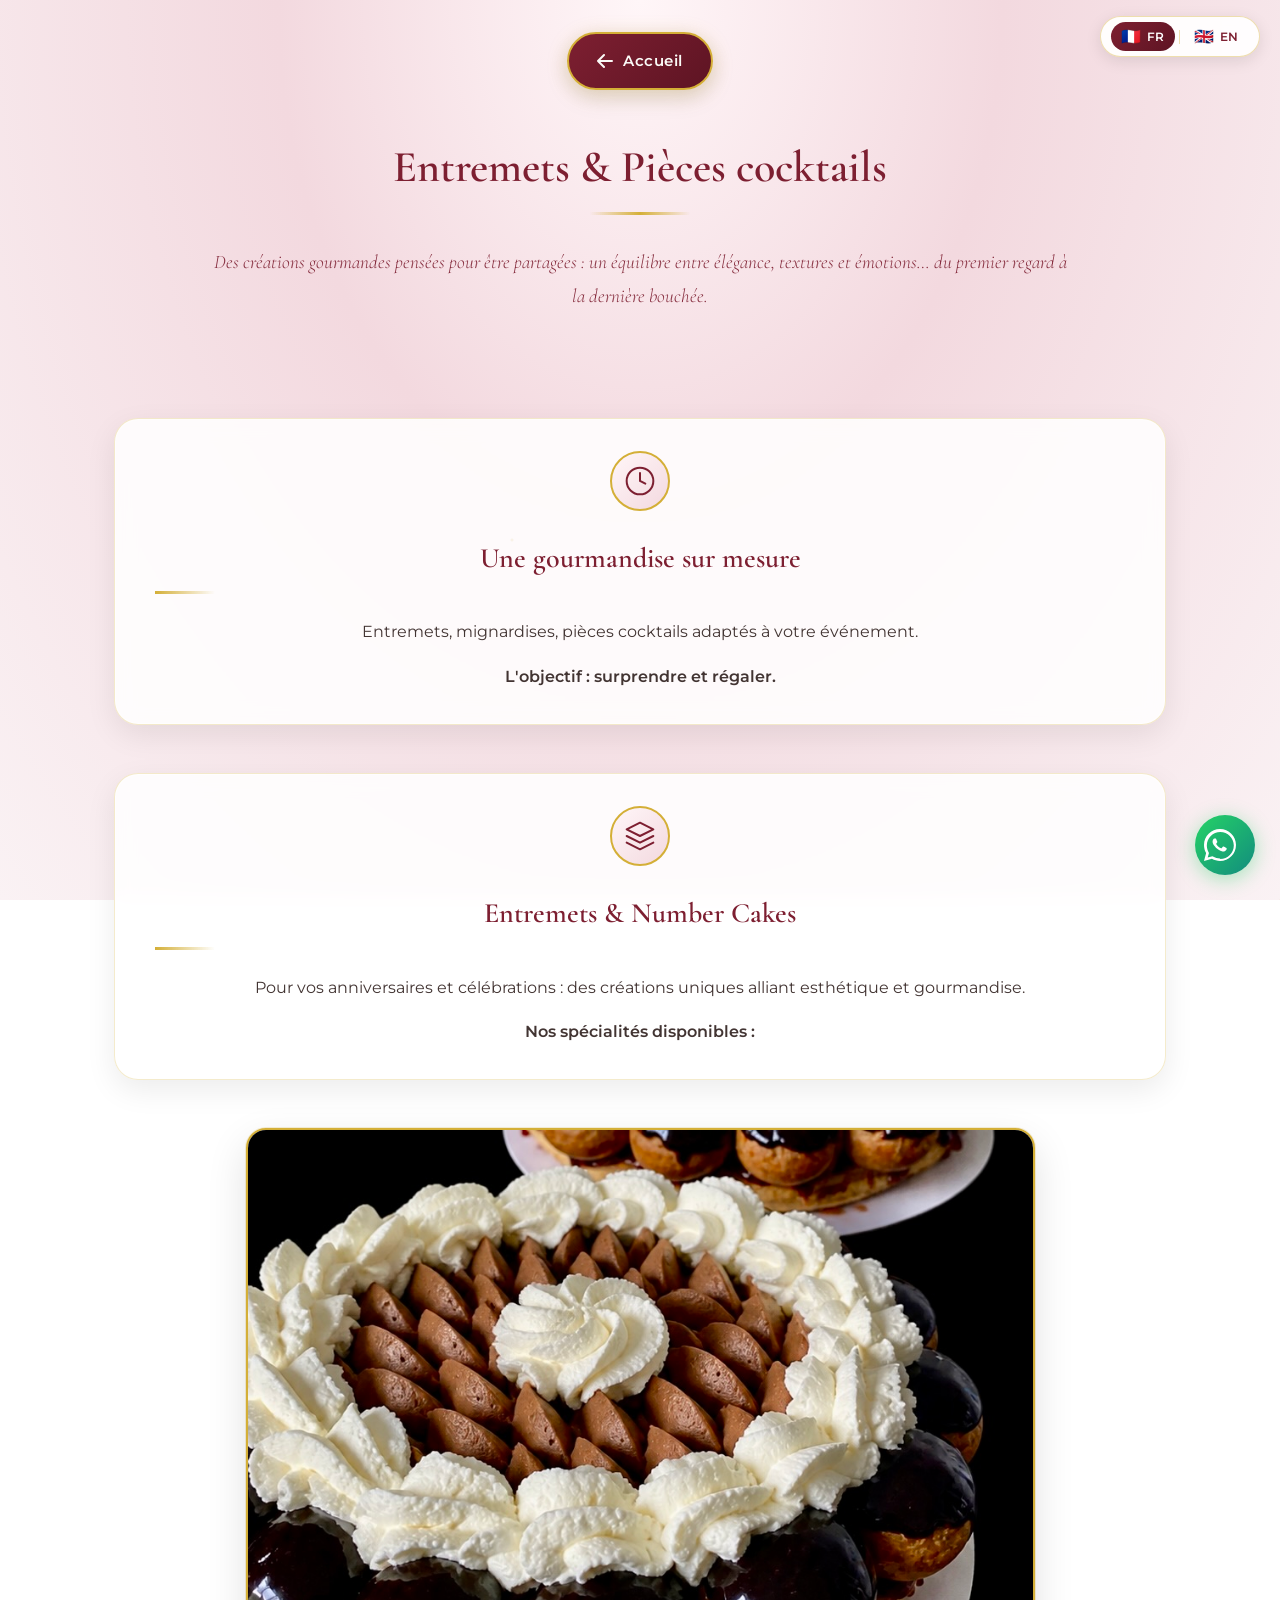
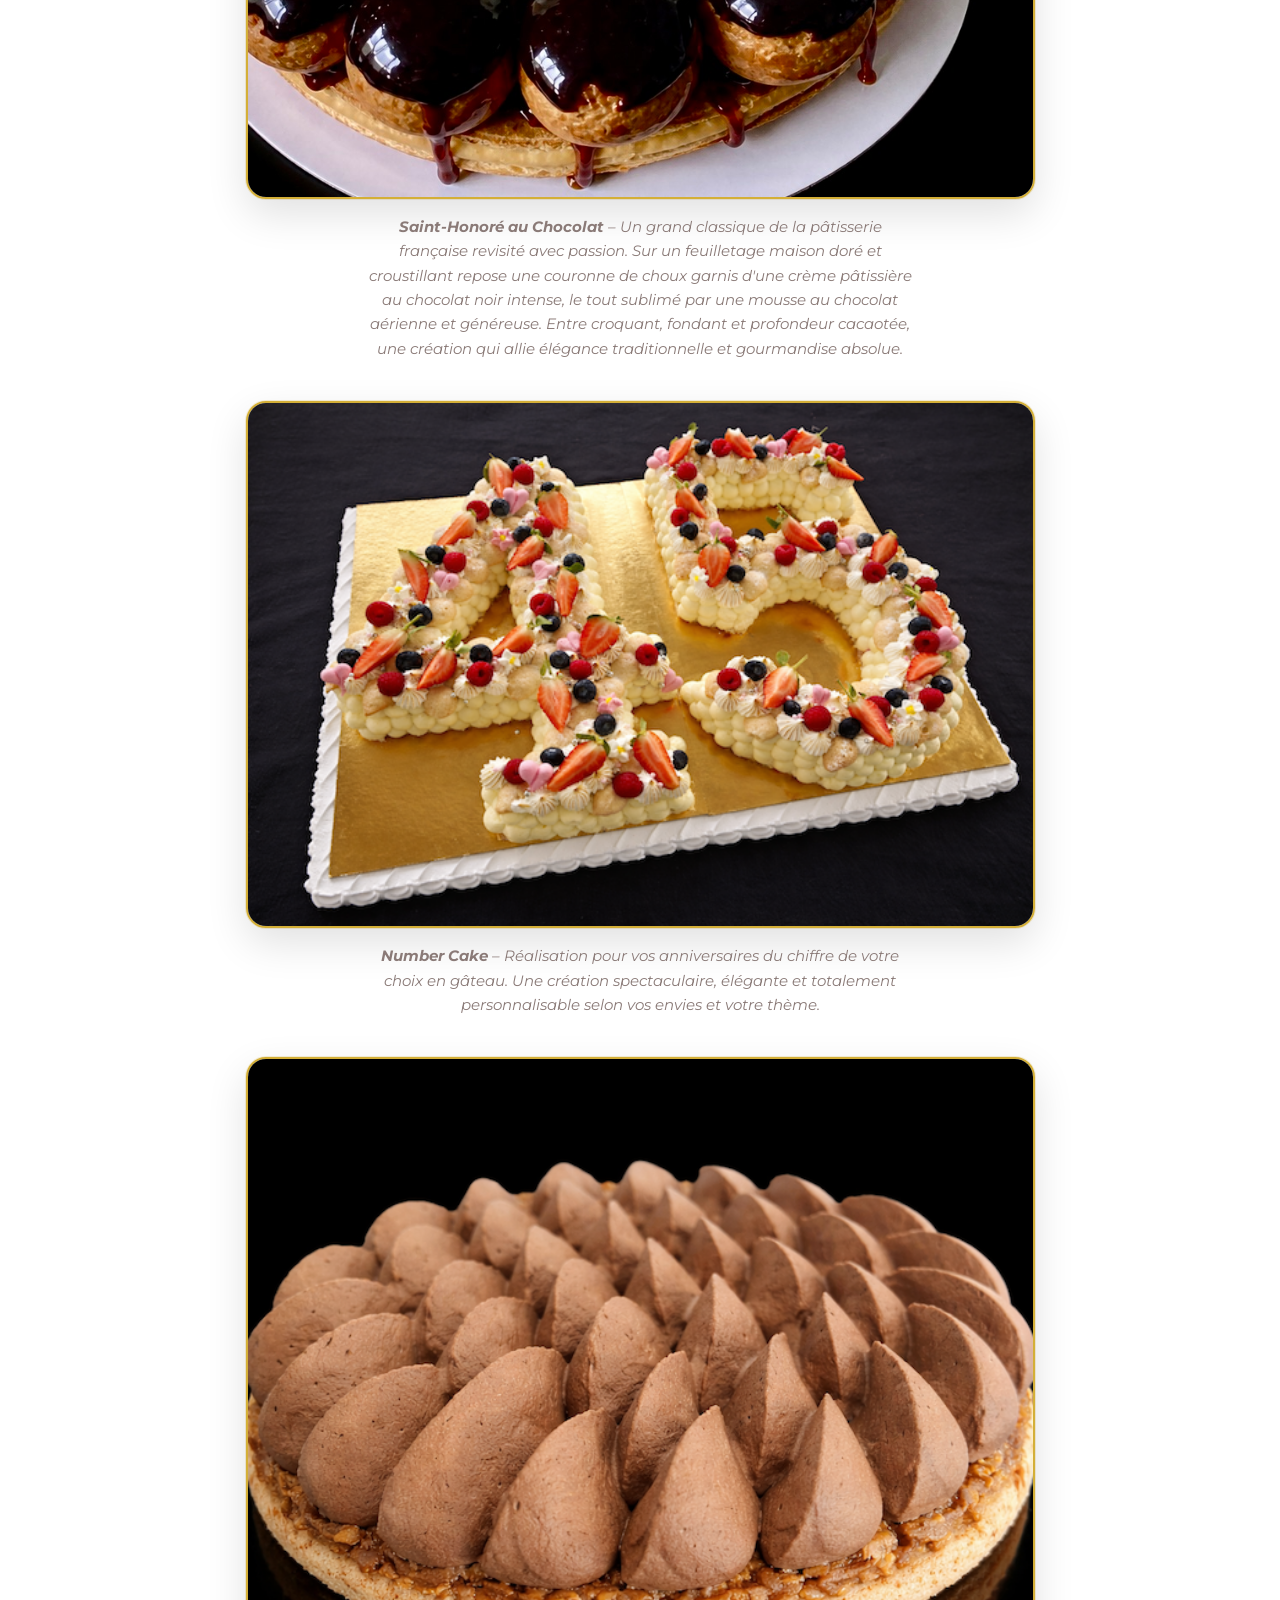
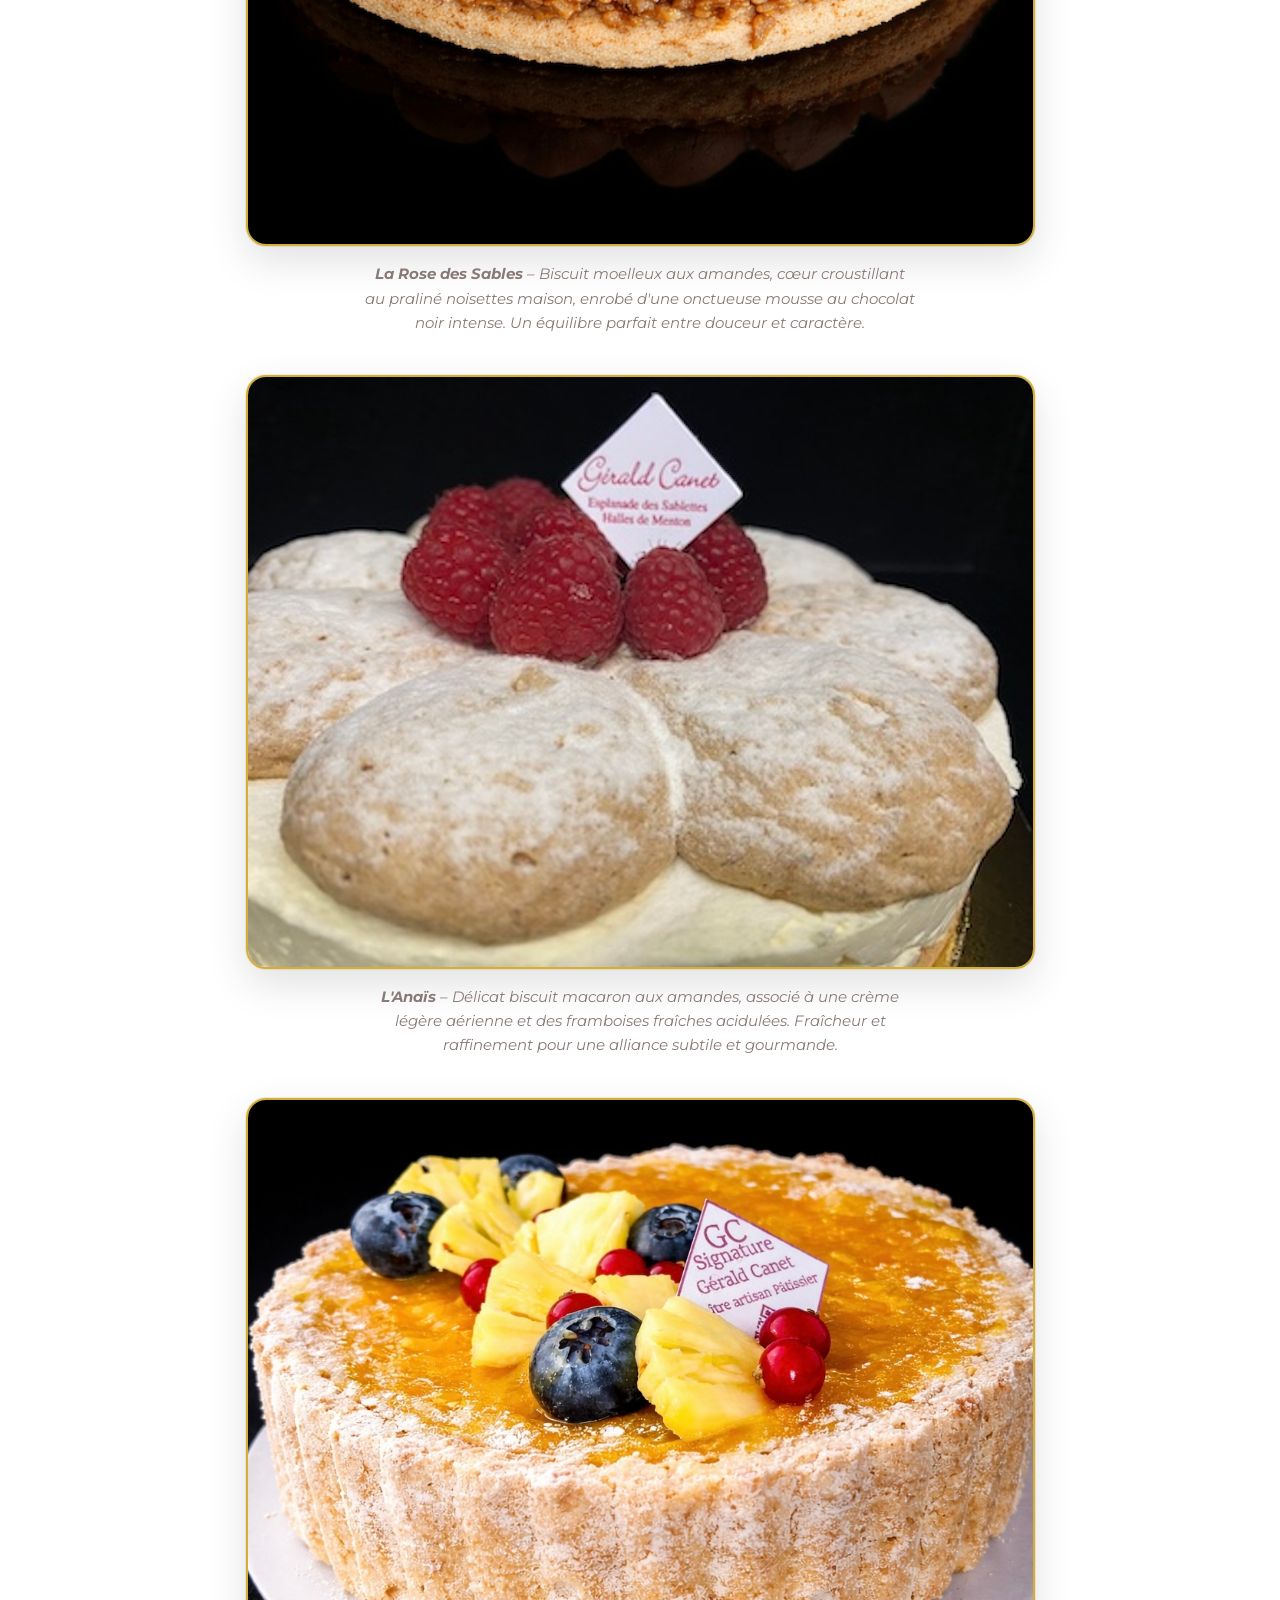
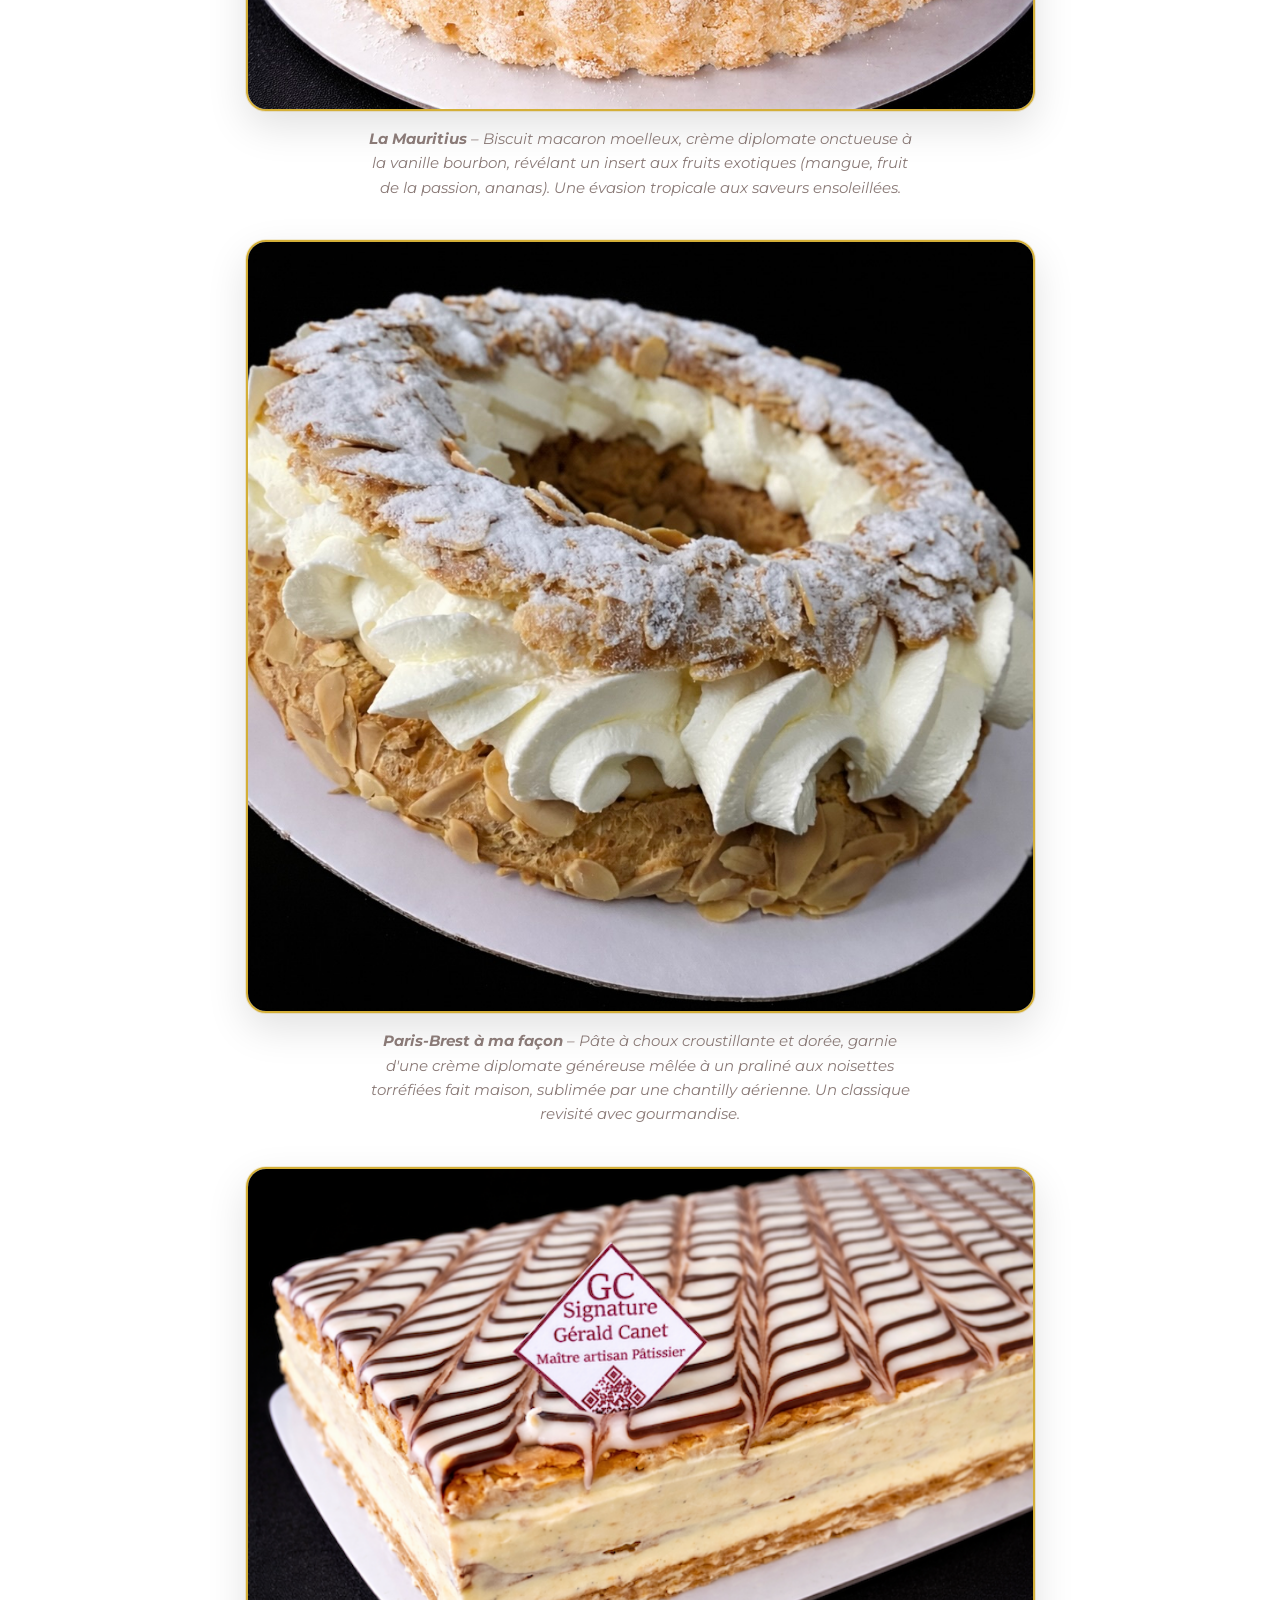
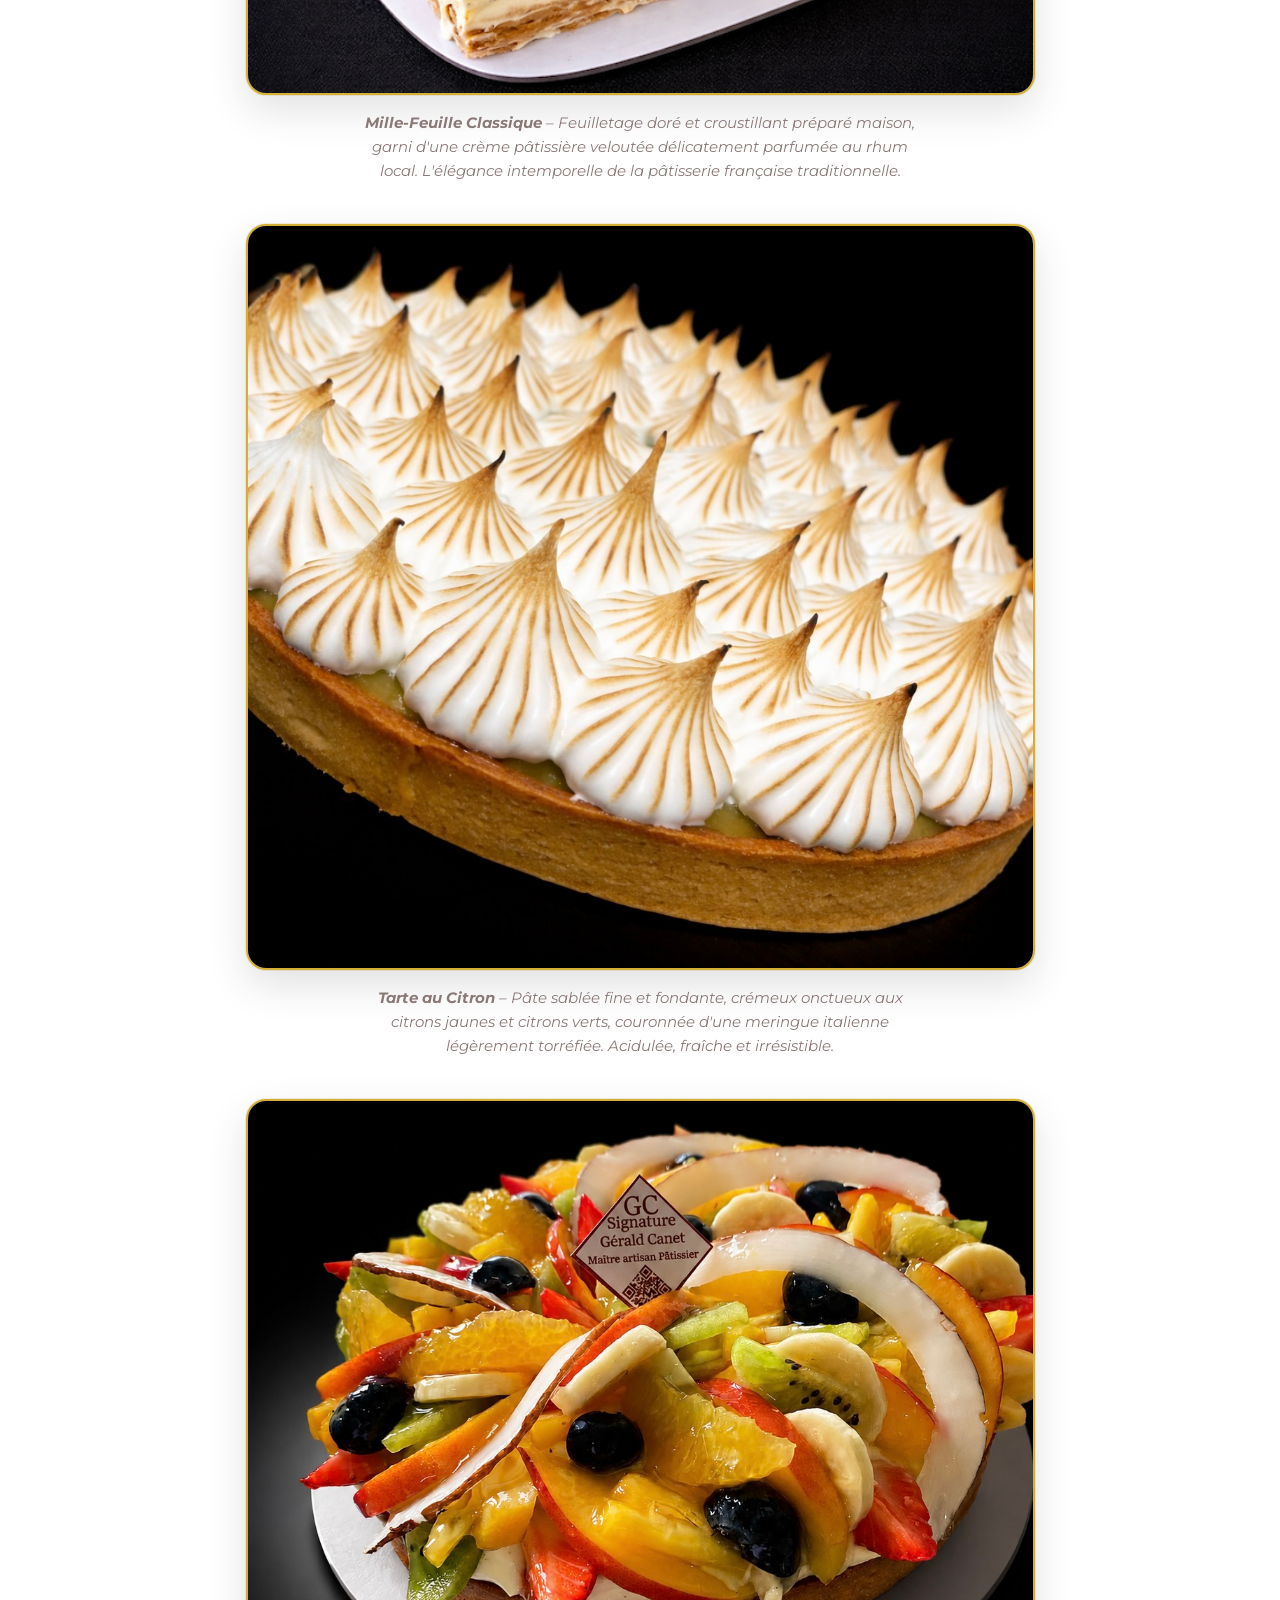
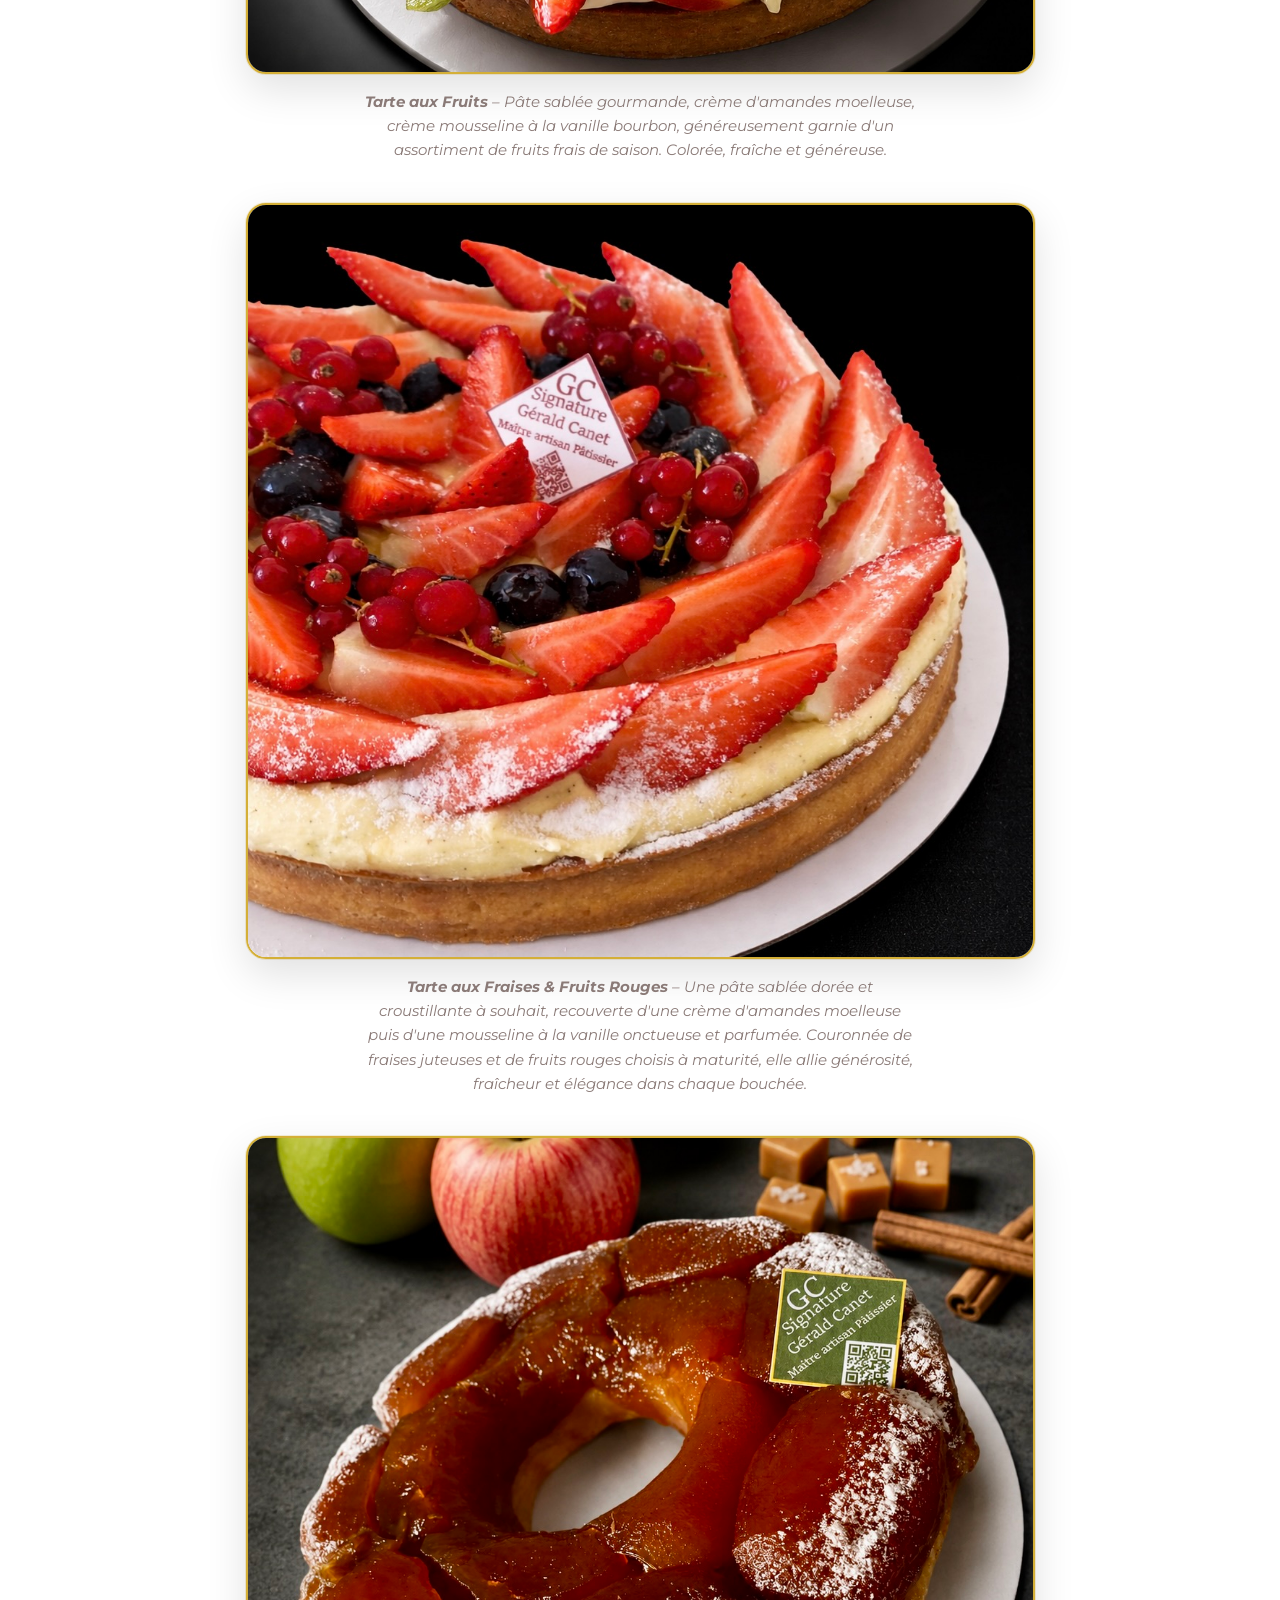
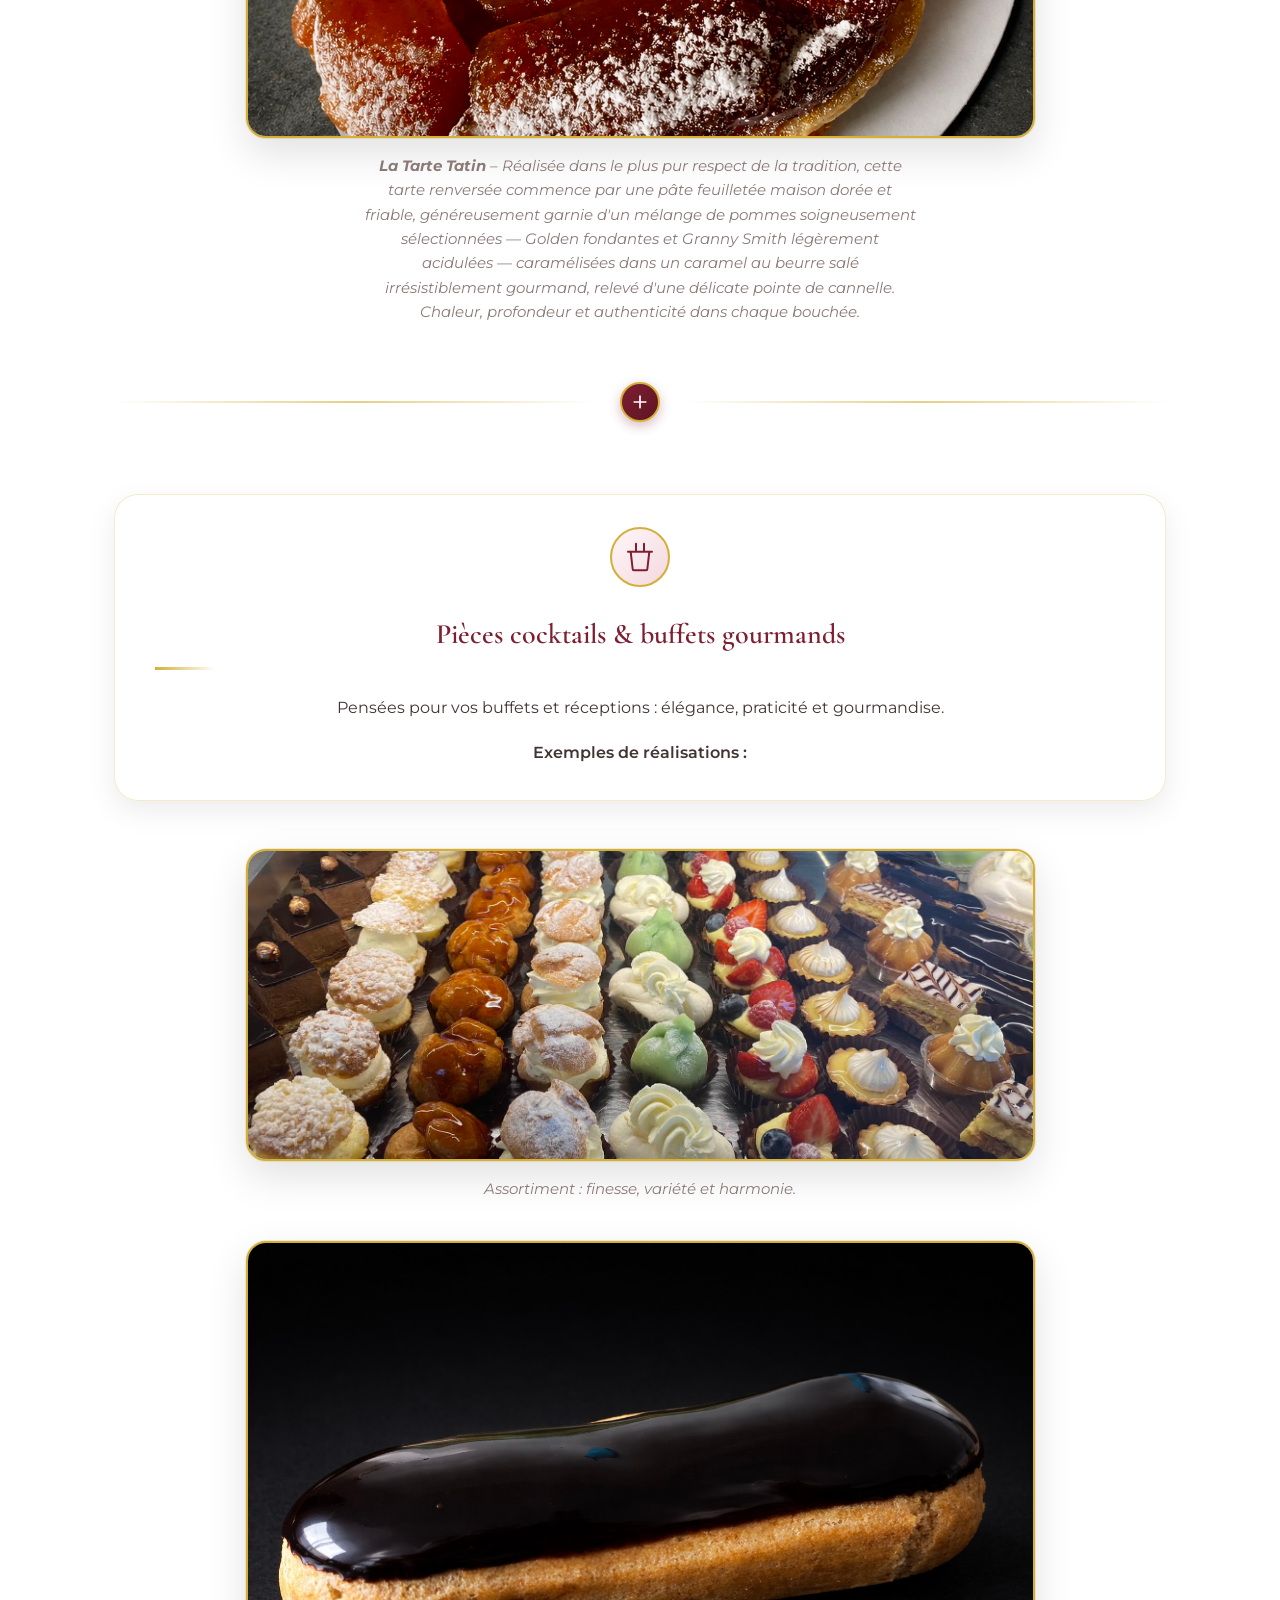
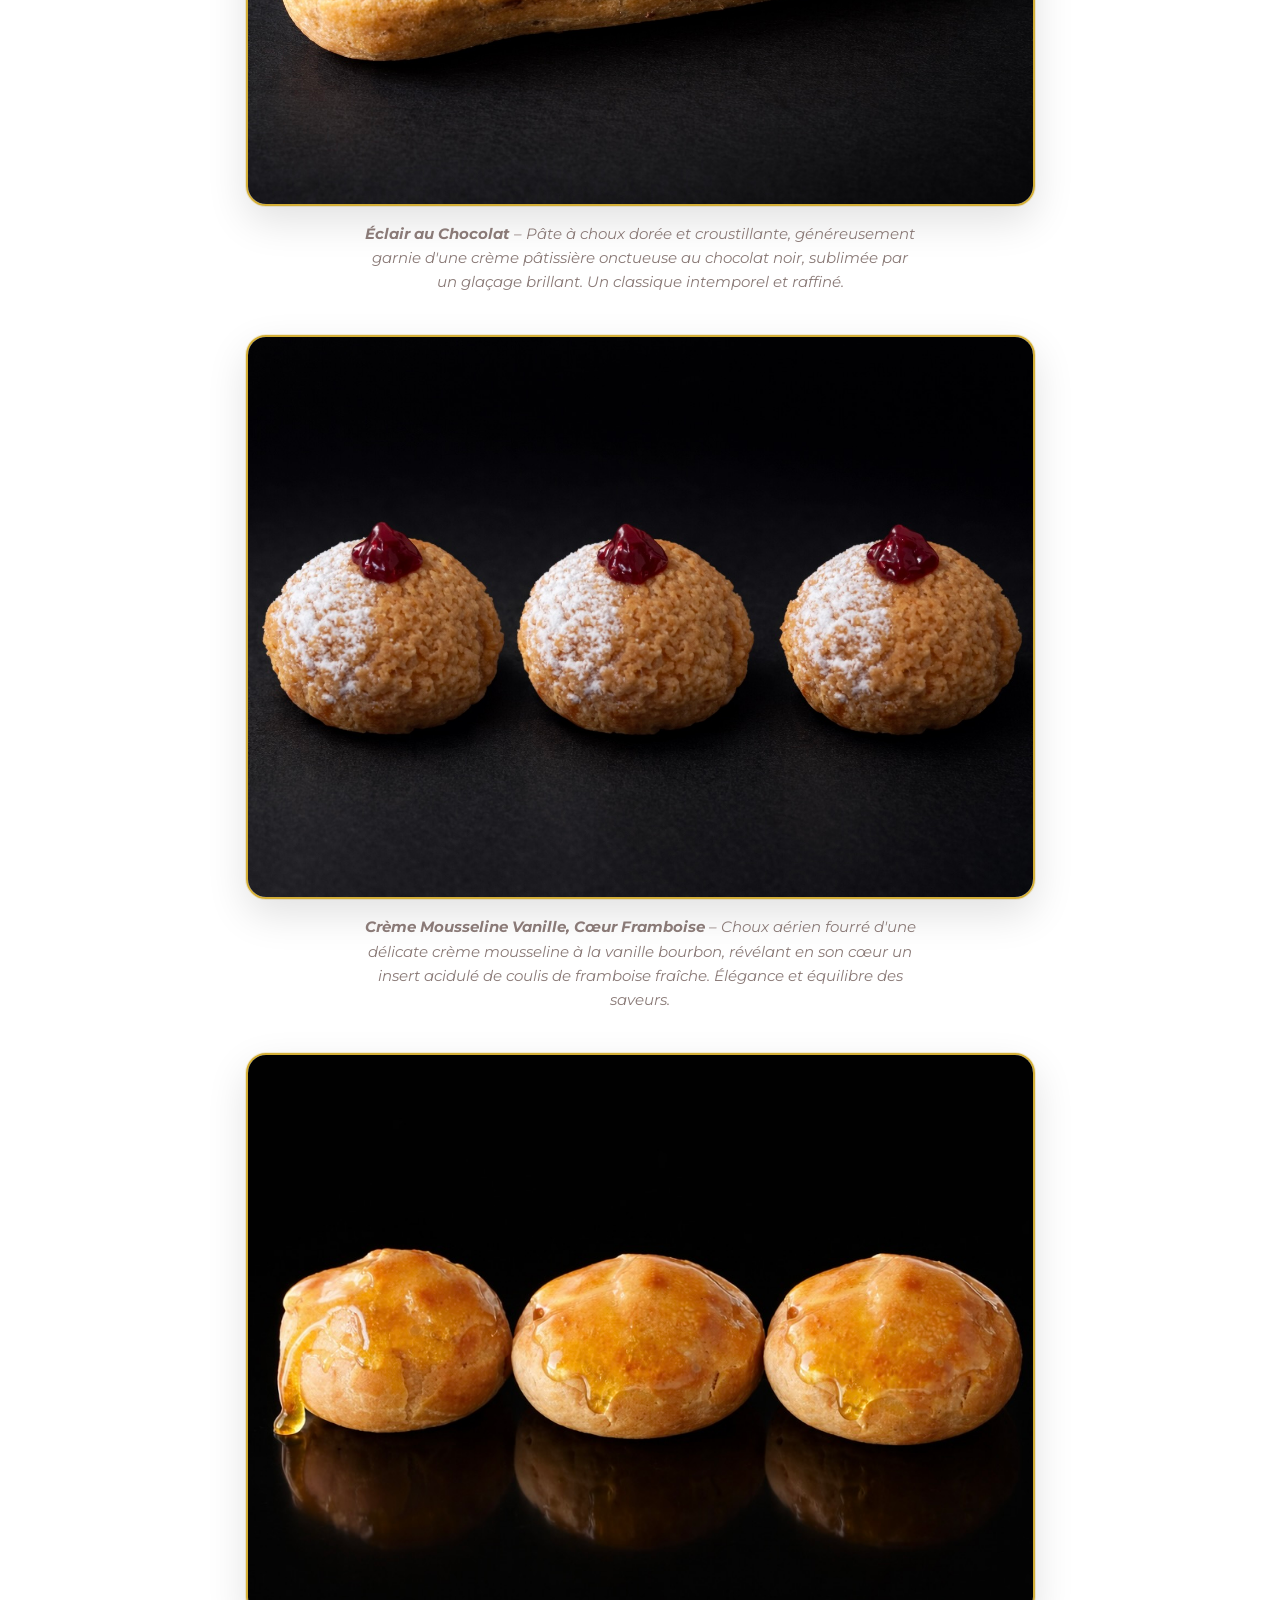
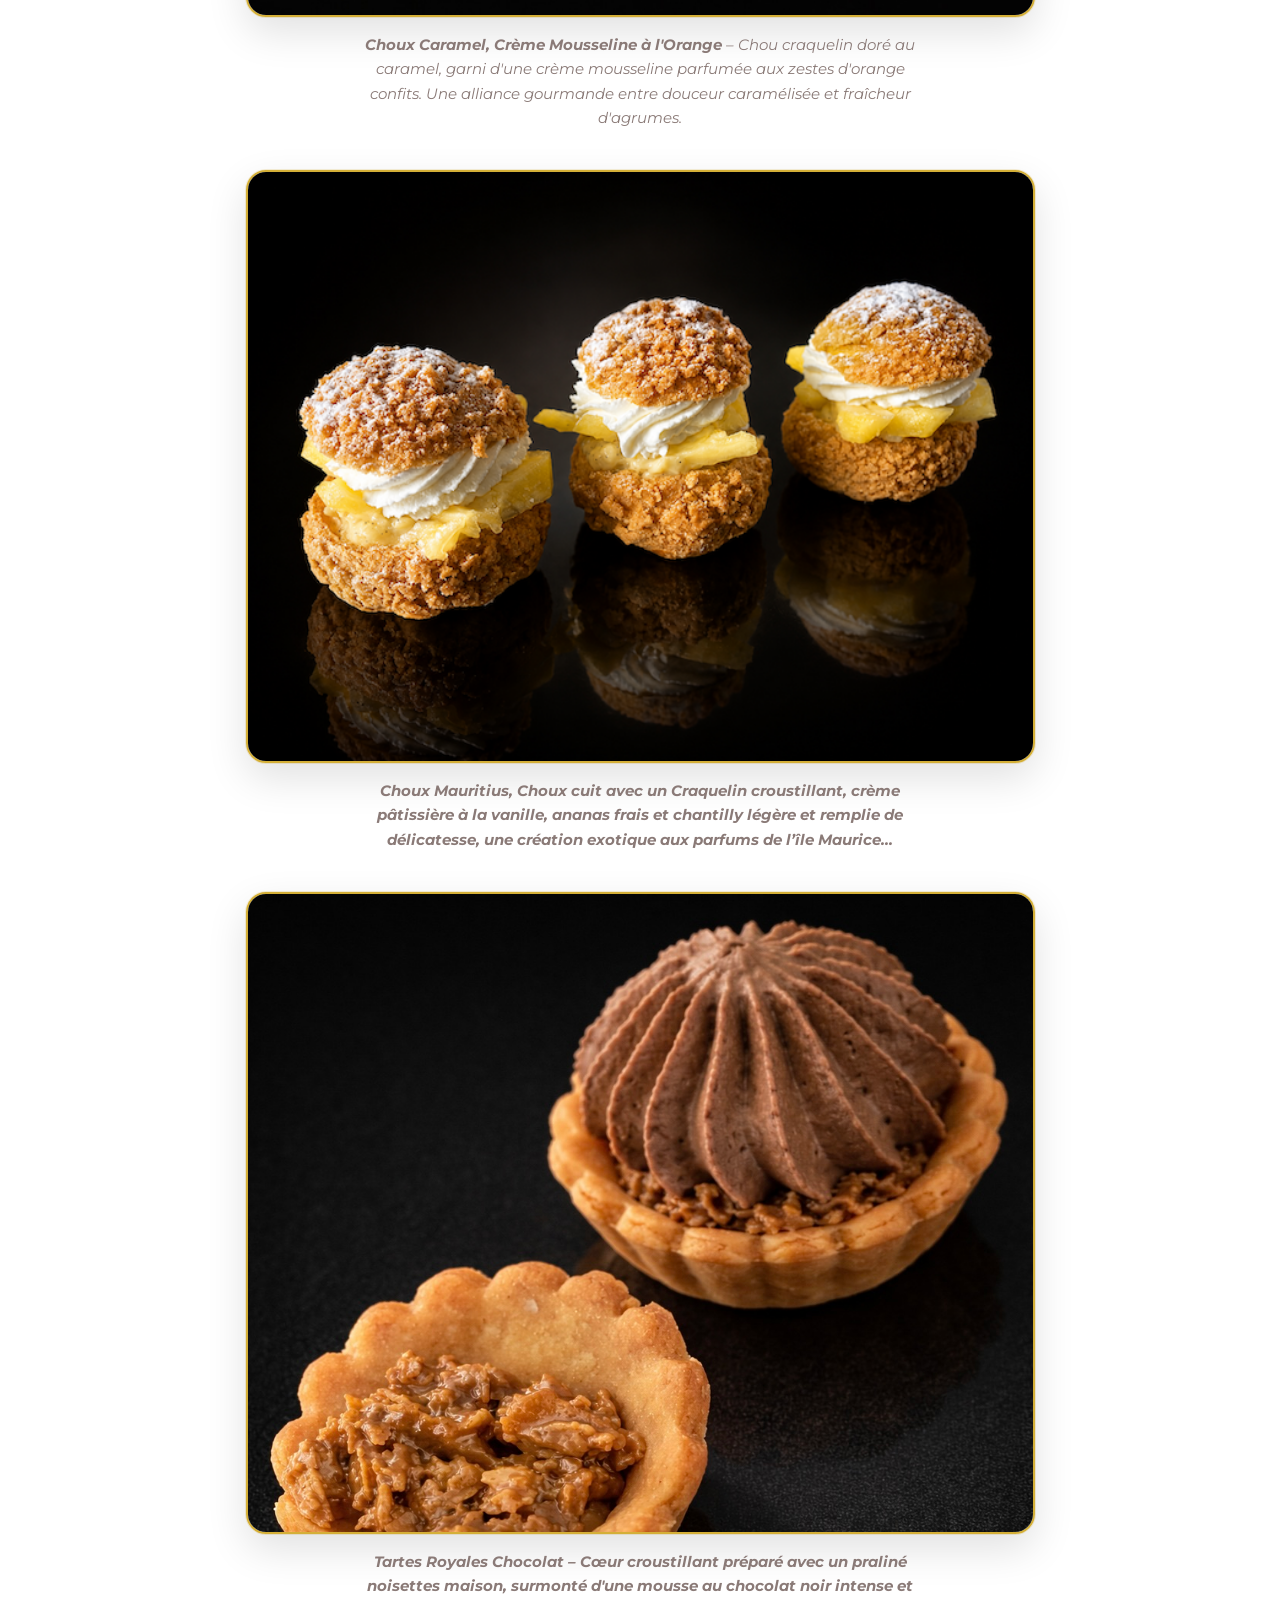
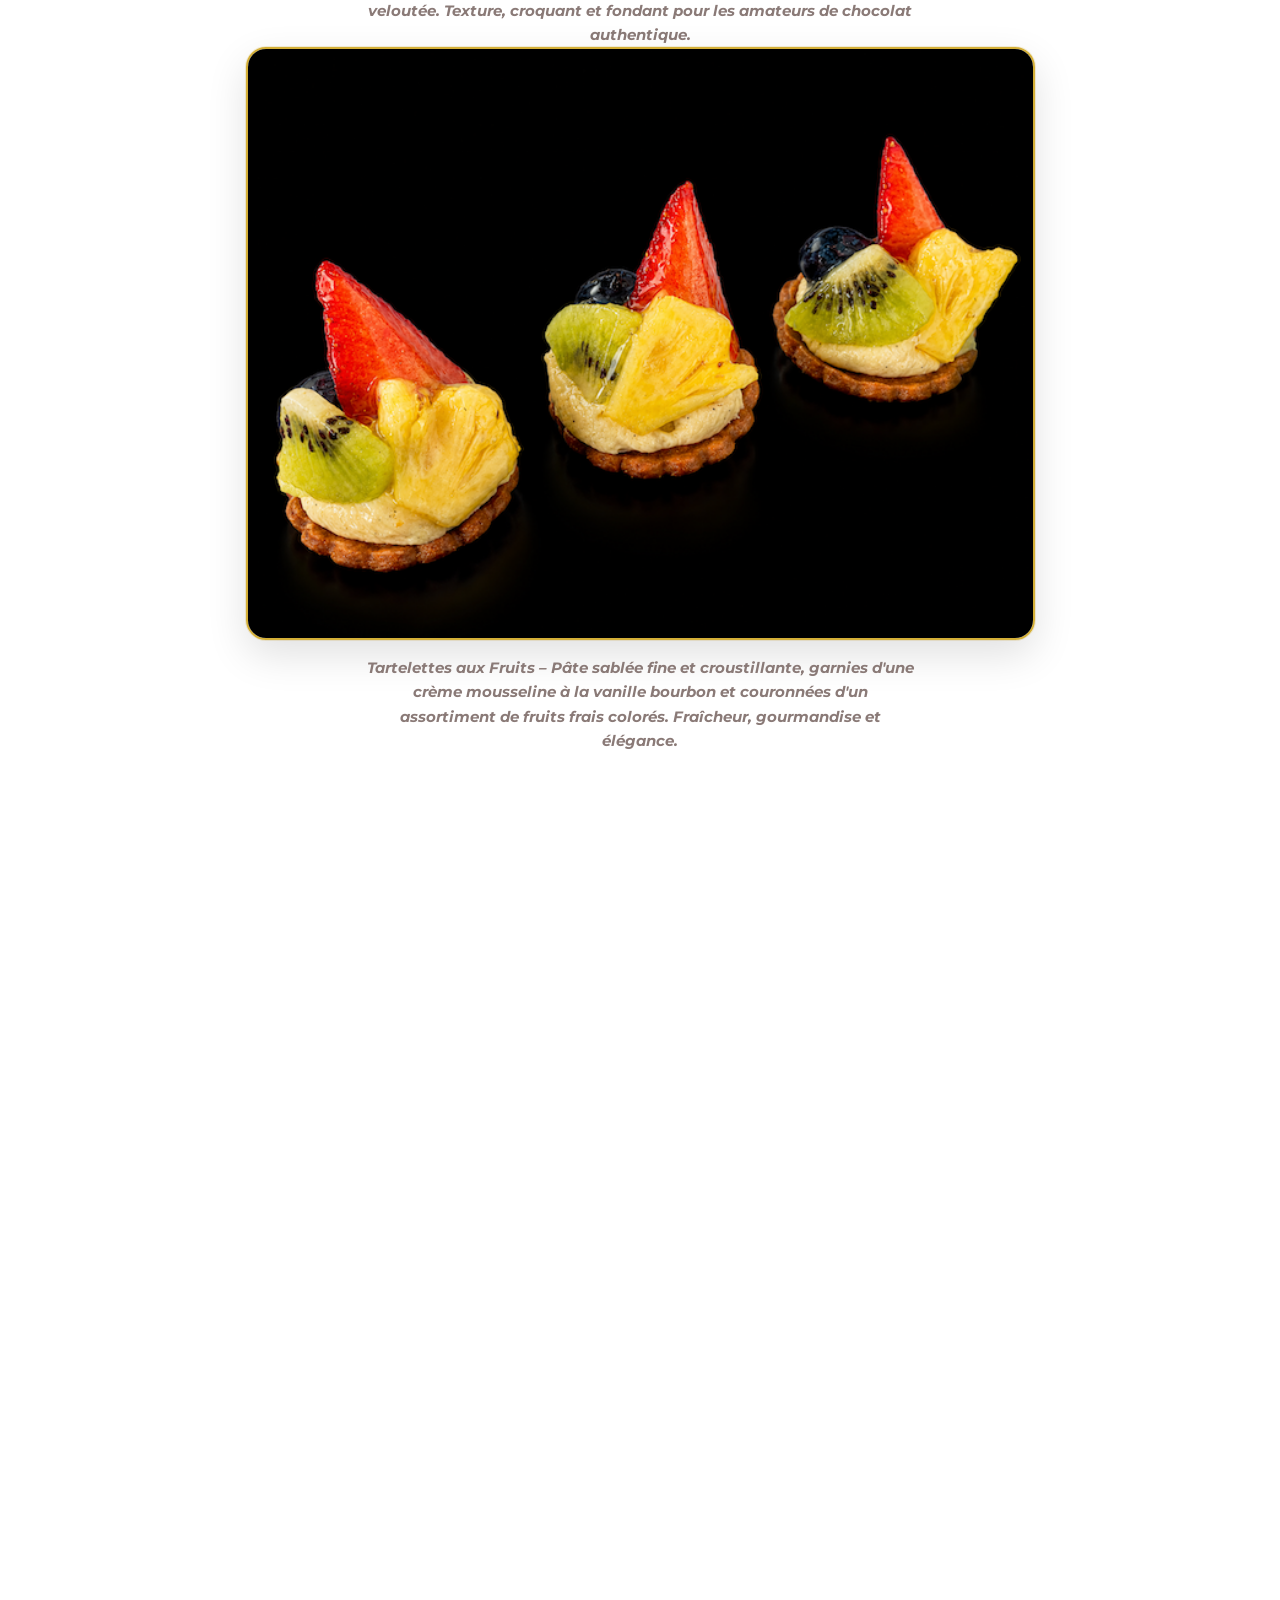
<file: entremets-cocktails/index.html>
<!DOCTYPE html>
<html lang="fr">
<head>
  <meta charset="UTF-8">
  <title>Entremets & Pièces cocktails – Gérald Canet</title>
  <meta name="viewport" content="width=device-width, initial-scale=1.0">
  <meta name="description" content="Entremets raffinés et pièces cocktails pour anniversaires, buffets et réceptions à l'île Maurice.">
  <meta name="robots" content="noarchive">
  <meta name="googlebot" content="noarchive">
  <link rel="alternate" hreflang="fr" href="https://gc-signature.com/entremets-cocktails/">
  <link rel="alternate" hreflang="en" href="https://gc-signature.com/en/entremets-cocktails/">

  <link rel="stylesheet" href="../css/style.css">
  <link rel="preconnect" href="https://fonts.googleapis.com">
  <link rel="preconnect" href="https://fonts.gstatic.com" crossorigin>
  <link href="https://fonts.googleapis.com/css2?family=Cormorant+Garamond:ital,wght@0,300;0,400;0,600;1,300;1,400&family=Montserrat:wght@300;400;500;600;700&display=swap" rel="stylesheet">

  <style>
    :root { --section-gap: 3rem; }
    .pm-page { max-width: 1100px; margin: 0 auto; padding: 0 1.5rem 4rem; }
    .page-top { max-width: 1100px; margin: 0 auto; padding: 2rem 1.5rem 0; text-align: center; }
    .pm-top { text-align: center; padding: 1rem 0 2rem; animation: fadeInUp 0.8s ease-out forwards; }
    .pm-top h1 { font-family: var(--font-display); font-size: 2.75rem; font-weight: 600; color: var(--color-burgundy); margin: 1.5rem 0 1rem; position: relative; display: inline-block; }
    .pm-top h1::after { content: ''; position: absolute; bottom: -10px; left: 50%; transform: translateX(-50%); width: 100px; height: 3px; background: linear-gradient(90deg, transparent, var(--color-gold), transparent); }
    .pm-top p { max-width: 860px; margin: 1.5rem auto; font-family: var(--font-display); font-size: 1.2rem; font-style: italic; font-weight: 300; color: var(--color-burgundy); line-height: 1.8; opacity: 0.92; }
    .pm-textblock { background: rgba(255,255,255,0.85); backdrop-filter: blur(10px); border: 1px solid rgba(212,175,55,0.25); border-radius: 24px; box-shadow: 0 10px 30px rgba(0,0,0,0.08), 0 0 0 1px rgba(255,255,255,0.5) inset; padding: 2rem 2.5rem; margin: var(--section-gap) 0; opacity: 0; transform: translateY(30px); transition: all 0.6s ease-out; }
    .pm-textblock.revealed { opacity: 1; transform: translateY(0); }
    .pm-textblock:hover { border-color: var(--color-gold); box-shadow: 0 15px 40px rgba(0,0,0,0.12), 0 0 0 1px rgba(212,175,55,0.3); }
    .pm-textblock h2 { font-family: var(--font-display); font-size: 1.75rem; font-weight: 600; color: var(--color-burgundy); margin: 0 0 1.5rem; position: relative; padding-bottom: 0.75rem; }
    .pm-textblock h2::after { content: ''; position: absolute; bottom: 0; left: 0; width: 60px; height: 3px; background: linear-gradient(90deg, var(--color-gold), transparent); }
    .pm-textblock p { font-size: 1rem; line-height: 1.8; color: var(--color-dark); margin: 0 0 1rem; opacity: 0.92; }
    .pm-textblock p:last-child { margin-bottom: 0; }
    .pm-strong { font-weight: 600; color: var(--color-burgundy); }
    .pm-nextchapter { margin-top: calc(var(--section-gap) * 1.5); }
    .pm-photos { display: flex; flex-direction: column; gap: 2.5rem; margin: var(--section-gap) 0; }
    .pm-photo { margin: 0; opacity: 0; transform: translateY(30px); transition: all 0.6s ease-out; }
    .pm-photo.revealed { opacity: 1; transform: translateY(0); }
    .pm-photo img { width: 75%; max-width: 800px; height: auto; display: block; margin: 0 auto; border-radius: 20px; border: 2px solid var(--color-gold); box-shadow: 0 15px 40px rgba(0,0,0,0.12), 0 0 0 1px rgba(212,175,55,0.2); transition: all 0.4s ease; }
    .pm-photo:hover img { transform: translateY(-8px) scale(1.02); box-shadow: 0 25px 60px rgba(0,0,0,0.18), 0 0 0 3px var(--color-gold); }
    .pm-caption { padding: 1rem 1.5rem 0; font-size: 0.95rem; font-style: italic; color: var(--color-gray); line-height: 1.6; text-align: center; max-width: 600px; margin: 0 auto; }
    .section-icon { display: inline-flex; align-items: center; justify-content: center; width: 60px; height: 60px; margin: 0 auto 1.5rem; border-radius: 50%; background: linear-gradient(135deg, var(--color-rose-light), var(--color-rose)); border: 2px solid var(--color-gold); color: var(--color-burgundy); }
    .pm-textblock-with-icon { text-align: center; }
    .section-divider { display: flex; align-items: center; gap: 1.5rem; margin: calc(var(--section-gap) * 1.2) 0; opacity: 0; transform: translateY(20px); transition: all 0.6s ease-out; }
    .section-divider.revealed { opacity: 1; transform: translateY(0); }
    .section-divider::before, .section-divider::after { content: ''; flex: 1; height: 2px; background: linear-gradient(90deg, transparent, var(--color-gold) 50%, transparent); opacity: 0.6; }
    .section-divider-icon { width: 40px; height: 40px; border-radius: 50%; background: linear-gradient(135deg, var(--color-burgundy), var(--color-burgundy-dark)); border: 2px solid var(--color-gold); display: flex; align-items: center; justify-content: center; color: white; box-shadow: 0 4px 12px rgba(125,31,49,0.3); }
    @keyframes fadeInUp { from { opacity: 0; transform: translateY(30px); } to { opacity: 1; transform: translateY(0); } }
    .fade-in { animation: fadeInUp 0.8s ease-out forwards; }

    /* ── Sélecteur de langue ── */
    .lang-switcher { position: fixed; top: 16px; right: 20px; z-index: 10000; display: flex; align-items: center; gap: 4px; background: rgba(255,255,255,0.92); backdrop-filter: blur(10px); border: 1px solid rgba(212,175,55,0.4); border-radius: 50px; padding: 5px 10px; box-shadow: 0 4px 16px rgba(0,0,0,0.1); }
    .lang-btn { display: inline-flex; align-items: center; gap: 5px; padding: 4px 10px; border-radius: 50px; text-decoration: none; font-family: 'Montserrat', sans-serif; font-size: 0.78rem; font-weight: 600; letter-spacing: 0.05em; color: #7d1f31; transition: all 0.25s ease; border: none; background: transparent; cursor: pointer; }
    .lang-btn:hover { background: rgba(212,175,55,0.15); }
    .lang-btn.active { background: linear-gradient(135deg, #7d1f31, #5e1423); color: white; }
    .lang-btn .flag { font-size: 1rem; line-height: 1; }
    .lang-sep { width: 1px; height: 14px; background: rgba(212,175,55,0.4); }

    @media (max-width: 900px) { :root { --section-gap: 2rem; } .pm-photo img { width: 90%; } .pm-textblock { padding: 1.5rem 1.75rem; } }
    @media (max-width: 768px) { .pm-top h1 { font-size: 2.25rem; } .pm-top p { font-size: 1.05rem; } .pm-textblock h2 { font-size: 1.5rem; } }
    @media (max-width: 600px) { .pm-page { padding: 0 1rem 3rem; } .page-top { padding: 1.5rem 1rem 0; } .pm-top h1 { font-size: 2rem; } .pm-photo img { width: 95%; border-radius: 16px; } .pm-caption { font-size: 0.9rem; padding: 0.75rem 1rem 0; } .section-icon { width: 50px; height: 50px; margin-bottom: 1rem; } .section-divider { gap: 1rem; } .section-divider-icon { width: 35px; height: 35px; } .lang-switcher { top: 10px; right: 10px; padding: 4px 8px; } .lang-btn { font-size: 0.72rem; padding: 3px 8px; } }
  </style>
</head>

<body role="application">

  <!-- Sélecteur de langue -->
  <div class="lang-switcher">
    <a href="../entremets-cocktails/index.html" class="lang-btn active"><span class="flag">🇫🇷</span> FR</a>
    <div class="lang-sep"></div>
    <a href="../en/entremets-cocktails/index.html" class="lang-btn"><span class="flag">🇬🇧</span> EN</a>
  </div>

  <div class="golden-particles" aria-hidden="true"></div>

  <div class="page-top fade-in">
    <a href="../index.html" class="btn-qsj">
      <svg width="16" height="16" viewBox="0 0 16 16" fill="none">
        <path d="M15 8H1M7 14L1 8l6-6" stroke="currentColor" stroke-width="2" stroke-linecap="round" stroke-linejoin="round"/>
      </svg>
      <span>Accueil</span>
    </a>
  </div>

  <div class="pm-page">

    <div class="pm-top">
      <h1>Entremets & Pièces cocktails</h1>
      <p>Des créations gourmandes pensées pour être partagées : un équilibre entre élégance, textures et émotions… du premier regard à la dernière bouchée.</p>
    </div>

    <div class="pm-textblock pm-textblock-with-icon">
      <div class="section-icon">
        <svg width="32" height="32" viewBox="0 0 24 24" fill="none"><circle cx="12" cy="12" r="10" stroke="currentColor" stroke-width="1.5"/><path d="M12 6v6l4 2" stroke="currentColor" stroke-width="1.5" stroke-linecap="round"/></svg>
      </div>
      <h2>Une gourmandise sur mesure</h2>
      <p>Entremets, mignardises, pièces cocktails adaptés à votre événement.</p>
      <p class="pm-strong">L'objectif : surprendre et régaler.</p>
    </div>

    <!-- ══════════ ENTREMETS ══════════ -->
    <div class="pm-textblock pm-textblock-with-icon">
      <div class="section-icon">
        <svg width="32" height="32" viewBox="0 0 24 24" fill="none"><path d="M12 2L2 7l10 5 10-5-10-5z" stroke="currentColor" stroke-width="1.5" stroke-linecap="round" stroke-linejoin="round"/><path d="M2 17l10 5 10-5M2 12l10 5 10-5" stroke="currentColor" stroke-width="1.5" stroke-linecap="round" stroke-linejoin="round"/></svg>
      </div>
      <h2>Entremets & Number Cakes</h2>
      <p>Pour vos anniversaires et célébrations : des créations uniques alliant esthétique et gourmandise.</p>
      <p class="pm-strong">Nos spécialités disponibles :</p>
    </div>

    <div class="pm-photos">

      <div class="pm-photo">
        <img src="../images/saint-honore-chocolat.jpg" alt="Saint-Honoré au Chocolat" loading="lazy">
        <div class="pm-caption">
          <strong>Saint-Honoré au Chocolat</strong> – Un grand classique de la pâtisserie française revisité avec passion. Sur un feuilletage maison doré et croustillant repose une couronne de choux garnis d'une crème pâtissière au chocolat noir intense, le tout sublimé par une mousse au chocolat aérienne et généreuse. Entre croquant, fondant et profondeur cacaotée, une création qui allie élégance traditionnelle et gourmandise absolue.
        </div>
      </div>

      <div class="pm-photo">
        <img src="../images/number-cake.jpg" alt="Number Cake personnalisé" loading="lazy">
        <div class="pm-caption">
          <strong>Number Cake</strong> – Réalisation pour vos anniversaires du chiffre de votre choix en gâteau. Une création spectaculaire, élégante et totalement personnalisable selon vos envies et votre thème.
        </div>
      </div>

      <div class="pm-photo">
        <img src="../images/rose-des-sablest.jpg" alt="Rose des sables" loading="lazy">
        <div class="pm-caption">
          <strong>La Rose des Sables</strong> – Biscuit moelleux aux amandes, cœur croustillant au praliné noisettes maison, enrobé d'une onctueuse mousse au chocolat noir intense. Un équilibre parfait entre douceur et caractère.
        </div>
      </div>

      <div class="pm-photo">
        <img src="../images/anais-framboise.jpg" alt="L'Anaïs" loading="lazy">
        <div class="pm-caption">
          <strong>L'Anaïs</strong> – Délicat biscuit macaron aux amandes, associé à une crème légère aérienne et des framboises fraîches acidulées. Fraîcheur et raffinement pour une alliance subtile et gourmande.
        </div>
      </div>

      <div class="pm-photo">
        <img src="../images/mauritiust.jpg" alt="La Mauritius" loading="lazy">
        <div class="pm-caption">
          <strong>La Mauritius</strong> – Biscuit macaron moelleux, crème diplomate onctueuse à la vanille bourbon, révélant un insert aux fruits exotiques (mangue, fruit de la passion, ananas). Une évasion tropicale aux saveurs ensoleillées.
        </div>
      </div>

      <div class="pm-photo">
        <img src="../images/paris-brestt.jpg" alt="Paris Brest revisité" loading="lazy">
        <div class="pm-caption">
          <strong>Paris-Brest à ma façon</strong> – Pâte à choux croustillante et dorée, garnie d'une crème diplomate généreuse mêlée à un praliné aux noisettes torréfiées fait maison, sublimée par une chantilly aérienne. Un classique revisité avec gourmandise.
        </div>
      </div>

      <div class="pm-photo">
        <img src="../images/mille-feuilles.jpg" alt="Mille-feuille traditionnel" loading="lazy">
        <div class="pm-caption">
          <strong>Mille-Feuille Classique</strong> – Feuilletage doré et croustillant préparé maison, garni d'une crème pâtissière veloutée délicatement parfumée au rhum local. L'élégance intemporelle de la pâtisserie française traditionnelle.
        </div>
      </div>

      <div class="pm-photo">
        <img src="../images/tarte-citrons.jpg" alt="Tarte au citron meringuée" loading="lazy">
        <div class="pm-caption">
          <strong>Tarte au Citron</strong> – Pâte sablée fine et fondante, crémeux onctueux aux citrons jaunes et citrons verts, couronnée d'une meringue italienne légèrement torréfiée. Acidulée, fraîche et irrésistible.
        </div>
      </div>

      <div class="pm-photo">
        <img src="../images/tarte-fruitst.jpg" alt="Tarte aux fruits frais" loading="lazy">
        <div class="pm-caption">
          <strong>Tarte aux Fruits</strong> – Pâte sablée gourmande, crème d'amandes moelleuse, crème mousseline à la vanille bourbon, généreusement garnie d'un assortiment de fruits frais de saison. Colorée, fraîche et généreuse.
        </div>
      </div>

      <div class="pm-photo">
        <img src="../images/tarte-fraises.jpg" alt="Tarte aux fraises et fruits rouges" loading="lazy">
        <div class="pm-caption">
          <strong>Tarte aux Fraises & Fruits Rouges</strong> – Une pâte sablée dorée et croustillante à souhait, recouverte d'une crème d'amandes moelleuse puis d'une mousseline à la vanille onctueuse et parfumée. Couronnée de fraises juteuses et de fruits rouges choisis à maturité, elle allie générosité, fraîcheur et élégance dans chaque bouchée.
        </div>
      </div>

      <!-- ✨ Tarte Tatin -->
      <div class="pm-photo">
        <img src="../images/tarte-tatin.jpg" alt="La Tarte Tatin" loading="lazy">
        <div class="pm-caption">
          <strong>La Tarte Tatin</strong> – Réalisée dans le plus pur respect de la tradition, cette tarte renversée commence par une pâte feuilletée maison dorée et friable, généreusement garnie d'un mélange de pommes soigneusement sélectionnées — Golden fondantes et Granny Smith légèrement acidulées — caramélisées dans un caramel au beurre salé irrésistiblement gourmand, relevé d'une délicate pointe de cannelle. Chaleur, profondeur et authenticité dans chaque bouchée.
        </div>
      </div>

    </div>

    <!-- Divider -->
    <div class="section-divider">
      <div class="section-divider-icon">
        <svg width="20" height="20" viewBox="0 0 24 24" fill="none"><path d="M12 5v14M5 12h14" stroke="currentColor" stroke-width="2" stroke-linecap="round"/></svg>
      </div>
    </div>

    <!-- ══════════ PIÈCES COCKTAILS ══════════ -->
    <div class="pm-textblock pm-textblock-with-icon pm-nextchapter">
      <div class="section-icon">
        <svg width="32" height="32" viewBox="0 0 24 24" fill="none"><path d="M9 2v6h6V2M3 8h18M5 8l1.5 13a1 1 0 0 0 1 1h9a1 1 0 0 0 1-1L19 8" stroke="currentColor" stroke-width="1.5" stroke-linecap="round" stroke-linejoin="round"/></svg>
      </div>
      <h2>Pièces cocktails & buffets gourmands</h2>
      <p>Pensées pour vos buffets et réceptions : élégance, praticité et gourmandise.</p>
      <p class="pm-strong">Exemples de réalisations :</p>
    </div>

    <div class="pm-photos">

      <div class="pm-photo">
        <img src="../images/cocktail-1.jpg" alt="Assortiment de gourmandises" loading="lazy">
        <div class="pm-caption">Assortiment : finesse, variété et harmonie.</div>
      </div>

      <div class="pm-photo">
        <img src="../images/cocktail-eclair-chocolat.jpg" alt="Éclair au chocolat" loading="lazy">
        <div class="pm-caption">
          <strong>Éclair au Chocolat</strong> – Pâte à choux dorée et croustillante, généreusement garnie d'une crème pâtissière onctueuse au chocolat noir, sublimée par un glaçage brillant. Un classique intemporel et raffiné.
        </div>
      </div>

      <div class="pm-photo">
        <img src="../images/cocktail-choux-vanille-framboise.jpg" alt="Crème mousseline vanille cœur framboise" loading="lazy">
        <div class="pm-caption">
          <strong>Crème Mousseline Vanille, Cœur Framboise</strong> – Choux aérien fourré d'une délicate crème mousseline à la vanille bourbon, révélant en son cœur un insert acidulé de coulis de framboise fraîche. Élégance et équilibre des saveurs.
        </div>
      </div>

      <div class="pm-photo">
        <img src="../images/cocktail-choux-caramel.jpg" alt="Choux caramel crème mousseline orange" loading="lazy">
        <div class="pm-caption">
          <strong>Choux Caramel, Crème Mousseline à l'Orange</strong> – Chou craquelin doré au caramel, garni d'une crème mousseline parfumée aux zestes d'orange confits. Une alliance gourmande entre douceur caramélisée et fraîcheur d'agrumes.
        </div>
      </div>

      <div class="pm-photo">
        <img src="../images/cocktail-choux-vanille-ananas.jpg" alt="Choux chantilly crème de marron" loading="lazy">
        <div class="pm-caption">
          <strong>Choux Mauritius, Choux cuit avec un Craquelin croustillant, crème pâtissière à la vanille, ananas frais et chantilly légère et remplie de délicatesse, une création exotique aux parfums de l’île Maurice...
        </div>
      </div>

      <div class="pm-photo">
        <img src="../images/cocktail-tartelettes-royal-chocolat.jpg" alt="Tartes royales au chocolat" loading="lazy">
        <div class="pm-caption">
          <strong>Tartes Royales Chocolat</strong> – Cœur croustillant préparé avec un praliné noisettes maison, surmonté d'une mousse au chocolat noir intense et veloutée. Texture, croquant et fondant pour les amateurs de chocolat authentique.
        </div>
      </div>

      <div class="pm-photo">
        <img src="../images/cocktail-tartelettes-fruits.jpg" alt="Tartelettes aux fruits frais" loading="lazy">
        <div class="pm-caption">
          <strong>Tartelettes aux Fruits</strong> – Pâte sablée fine et croustillante, garnies d'une crème mousseline à la vanille bourbon et couronnées d'un assortiment de fruits frais colorés. Fraîcheur, gourmandise et élégance.
        </div>
      </div>

      <div class="pm-photo">
        <img src="../images/cocktail-figues.jpg" alt="Figues – choux garnis et pâte d'amandes maison" loading="lazy">
        <div class="pm-caption">
          <strong>Figues</strong> – Une pâte à choux légère et dorée, généreusement garnie d'une crème pâtissière soyeuse à la vanille, dissimulant en son cœur un médaillon de pâte d'amandes maison aux arômes subtils. La délicatesse de la figue réinterprétée en une bouchée élégante et surprenante, entre fondant, douceur et caractère.
        </div>
      </div>

      <div class="pm-photo">
        <img src="../images/cocktail-tartelettes-citron.jpg" alt="Tartelettes citron meringuées" loading="lazy">
        <div class="pm-caption">
          <strong>Tartelettes Citron Meringuées</strong> – Une pâte sablée fine et croustillante accueille un crémeux citron vif et acidulé, aux notes franches et lumineuses. Elle est couronnée d'une meringue italienne nacrée, légèrement caramélisée au chalumeau, qui apporte rondeur et douceur en contrepoint. Fraîcheur, élégance et équilibre en une seule bouchée.
        </div>
      </div>

    </div>

    <!-- Bouton retour -->
    <div class="page-top" style="margin-top: 3rem;">
      <div class="cta-qsj cta-qsj--global">
        <span class="cta-line"></span>
        <a href="../index.html" class="btn-qsj">
          <svg width="16" height="16" viewBox="0 0 16 16" fill="none">
            <path d="M15 8H1M7 14L1 8l6-6" stroke="currentColor" stroke-width="2" stroke-linecap="round" stroke-linejoin="round"/>
          </svg>
          <span>Retour à l'accueil</span>
        </a>
        <span class="cta-line"></span>
      </div>
    </div>

  </div>

  <a href="https://wa.me/23055020109?text=Bonjour,%20je%20souhaite%20obtenir%20un%20devis%20pour%20une%20création%20pâtissière." class="whatsapp-float" target="_blank" rel="noopener noreferrer" aria-label="Contactez-nous sur WhatsApp">
    <svg viewBox="0 0 32 32" fill="currentColor"><path d="M16 0c-8.837 0-16 7.163-16 16 0 2.825.737 5.607 2.137 8.048l-2.137 7.952 7.933-2.127c2.42 1.37 5.173 2.127 8.067 2.127 8.837 0 16-7.163 16-16s-7.163-16-16-16zM16 29.467c-2.482 0-4.908-.646-7.07-1.87l-.507-.292-4.713 1.262 1.262-4.669-.292-.508c-1.207-2.1-1.847-4.507-1.847-6.924 0-7.435 6.050-13.485 13.485-13.485s13.485 6.050 13.485 13.485c0 7.435-6.050 13.485-13.485 13.485zM21.960 18.735c-.347-.174-2.051-1.012-2.369-1.128-.318-.116-.549-.174-.780.174s-.897 1.128-1.099 1.360c-.202.231-.405.260-.751.087-.347-.174-1.464-.540-2.788-1.721-1.031-.919-1.727-2.054-1.929-2.401-.202-.347-.022-.535.152-.708.156-.155.347-.405.520-.607.174-.202.231-.347.347-.578.116-.231.058-.433-.029-.607s-.780-1.88-1.070-2.574c-.282-.676-.567-.584-.780-.595-.202-.010-.433-.012-.665-.012s-.607.087-.925.433c-.318.347-1.213 1.186-1.213 2.892s1.242 3.355 1.416 3.587c.174.231 2.445 3.733 5.922 5.235.827.357 1.473.571 1.977.731.831.263 1.586.226 2.183.137.666-.099 2.051-.839 2.340-1.649.289-.810.289-1.504.202-1.649s-.318-.231-.665-.405z"/></svg>
    <span class="whatsapp-text">Devis WhatsApp</span>
  </a>

  <script>
    document.addEventListener('DOMContentLoaded', () => {
      const observer = new IntersectionObserver((entries) => {
        entries.forEach((entry, index) => {
          if (entry.isIntersecting) {
            setTimeout(() => { entry.target.classList.add('revealed'); }, index * 100);
            observer.unobserve(entry.target);
          }
        });
      }, { threshold: 0.15, rootMargin: '0px 0px -50px 0px' });
      document.querySelectorAll('.pm-textblock, .pm-photo, .section-divider').forEach(el => observer.observe(el));
    });
  </script>
</body>
</html>
</file>
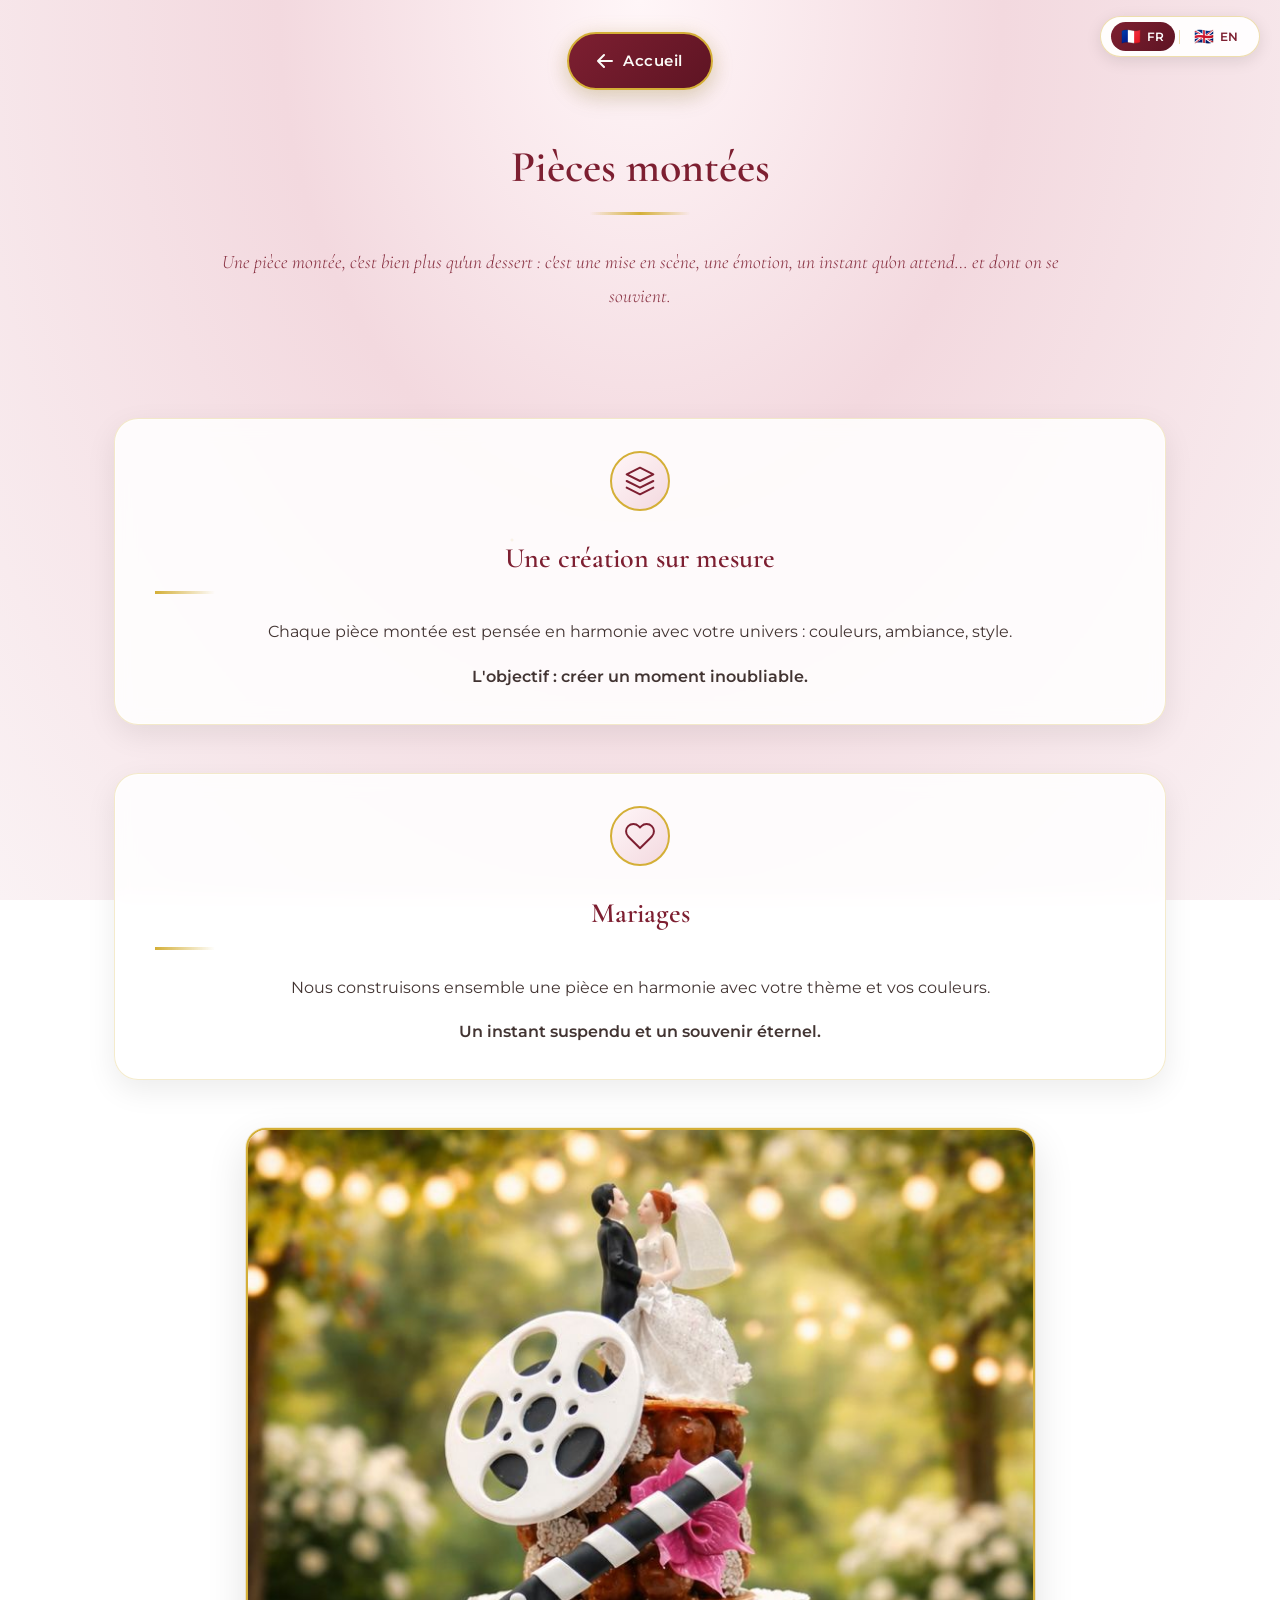
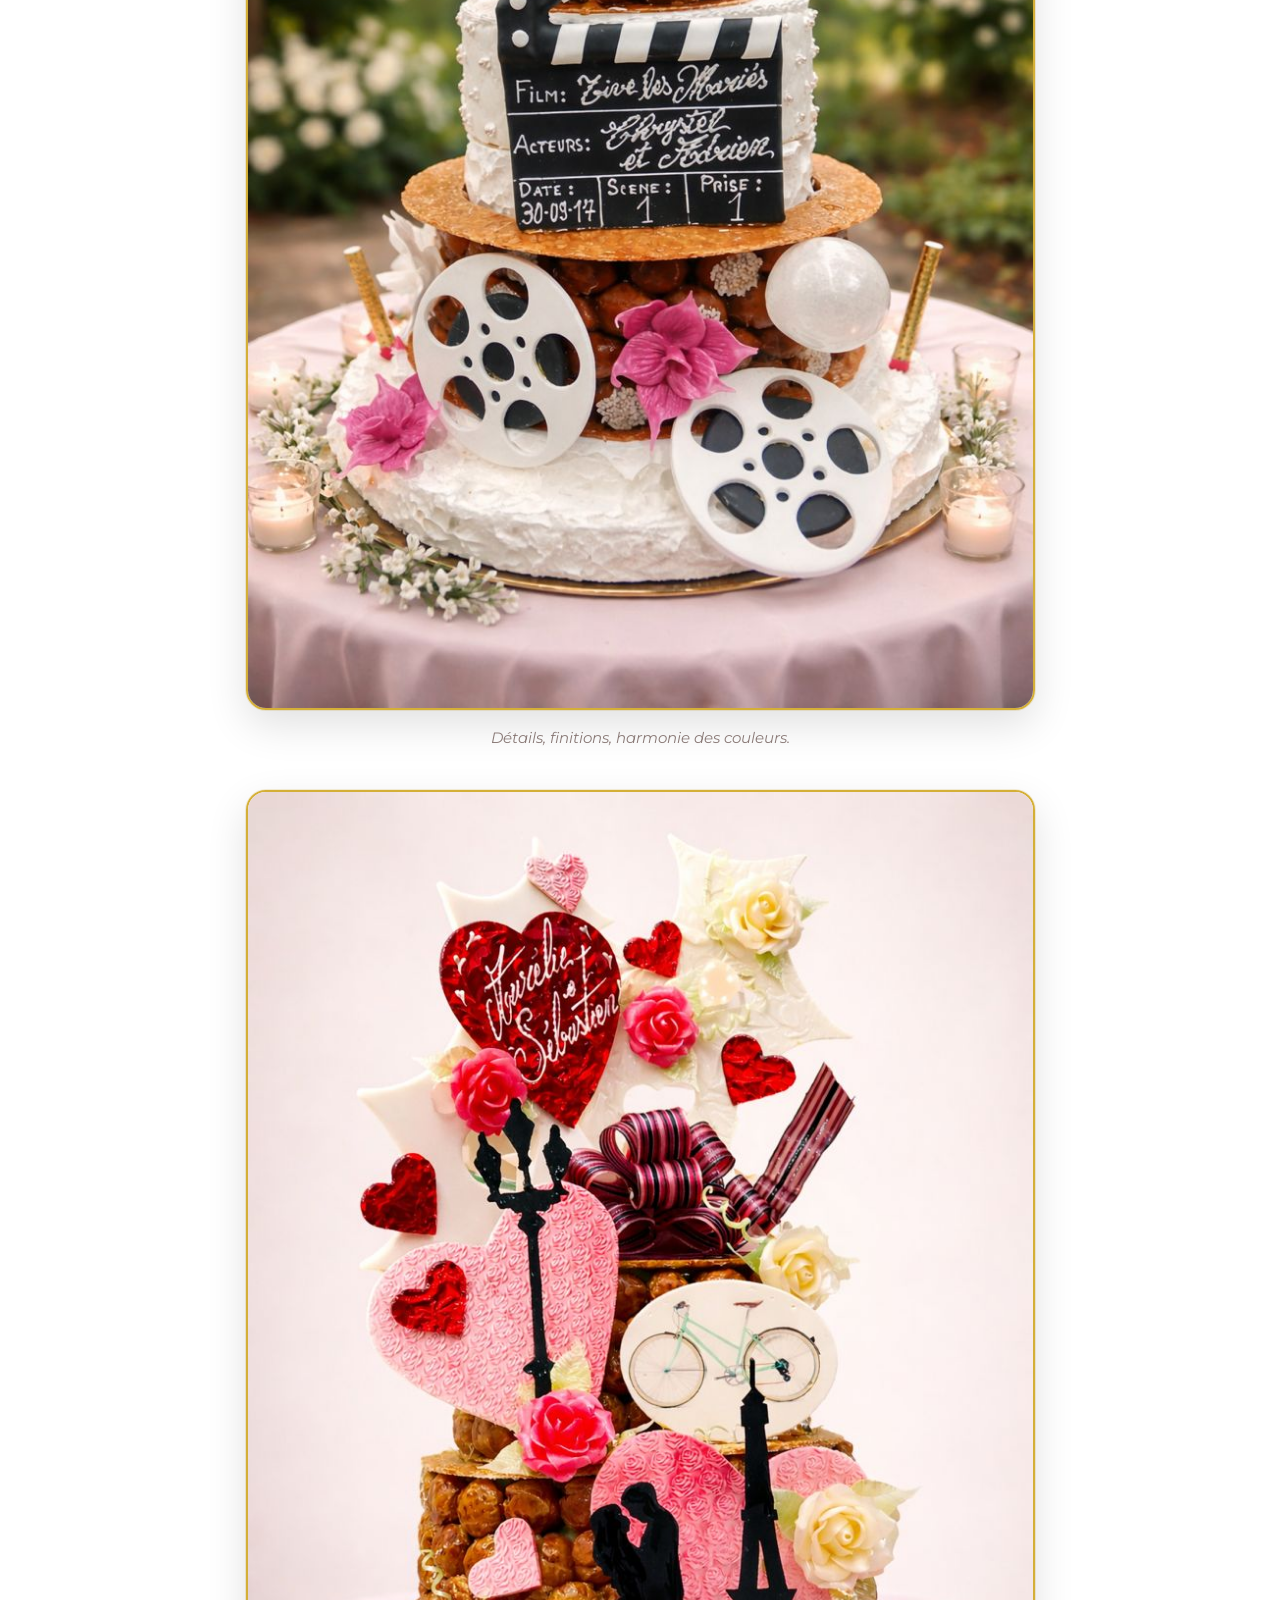
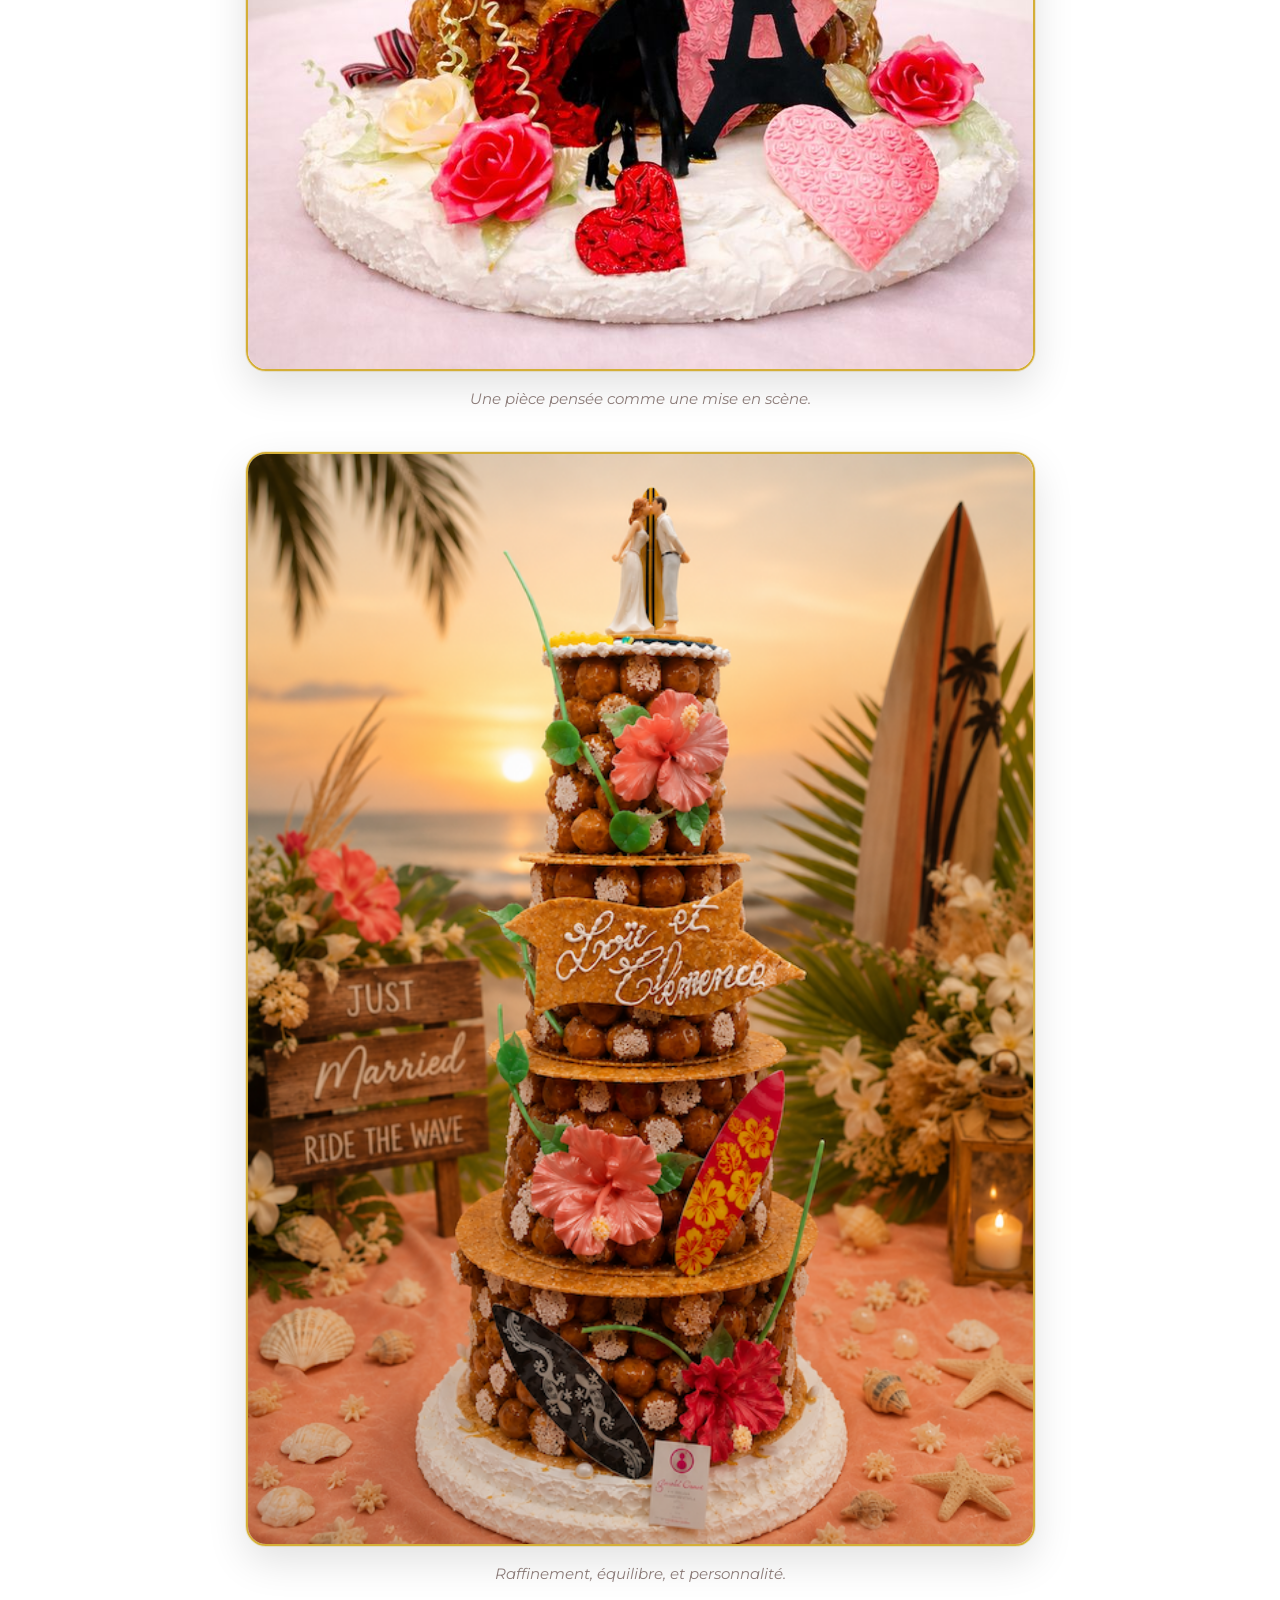
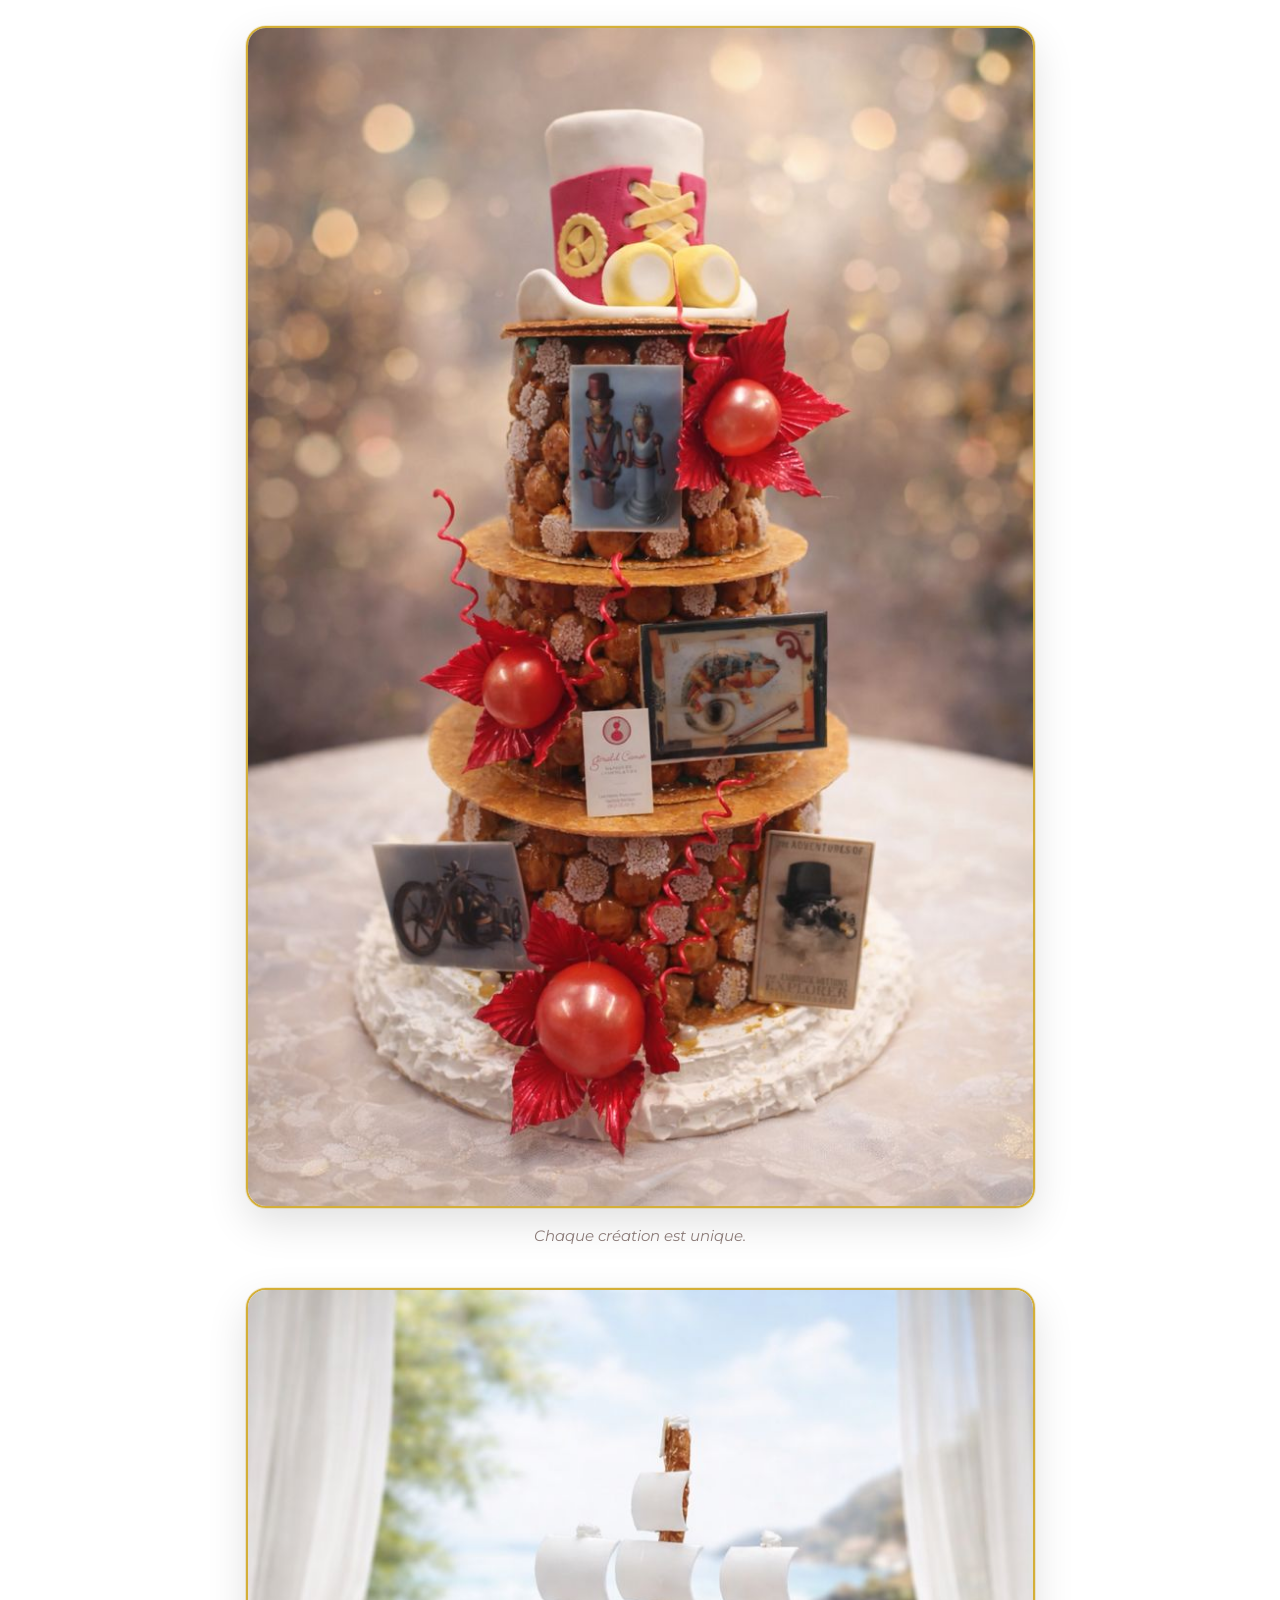
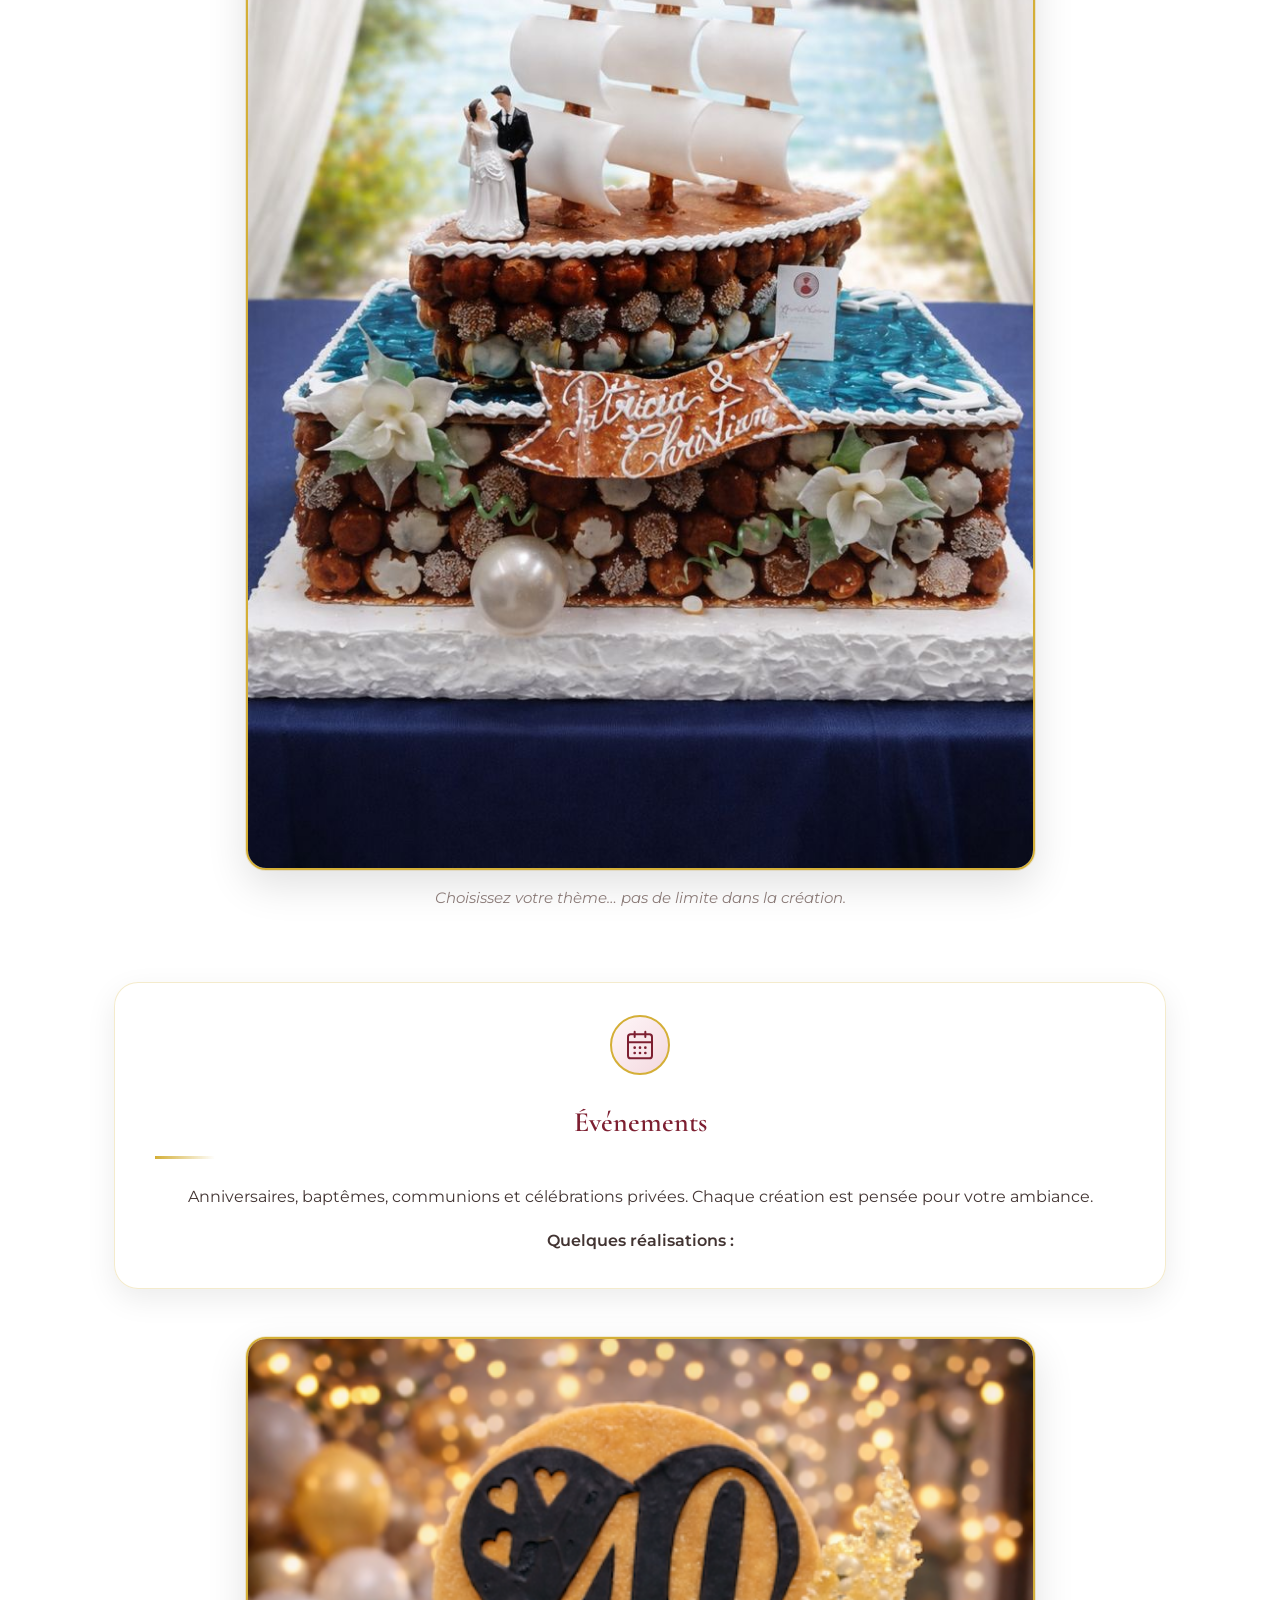
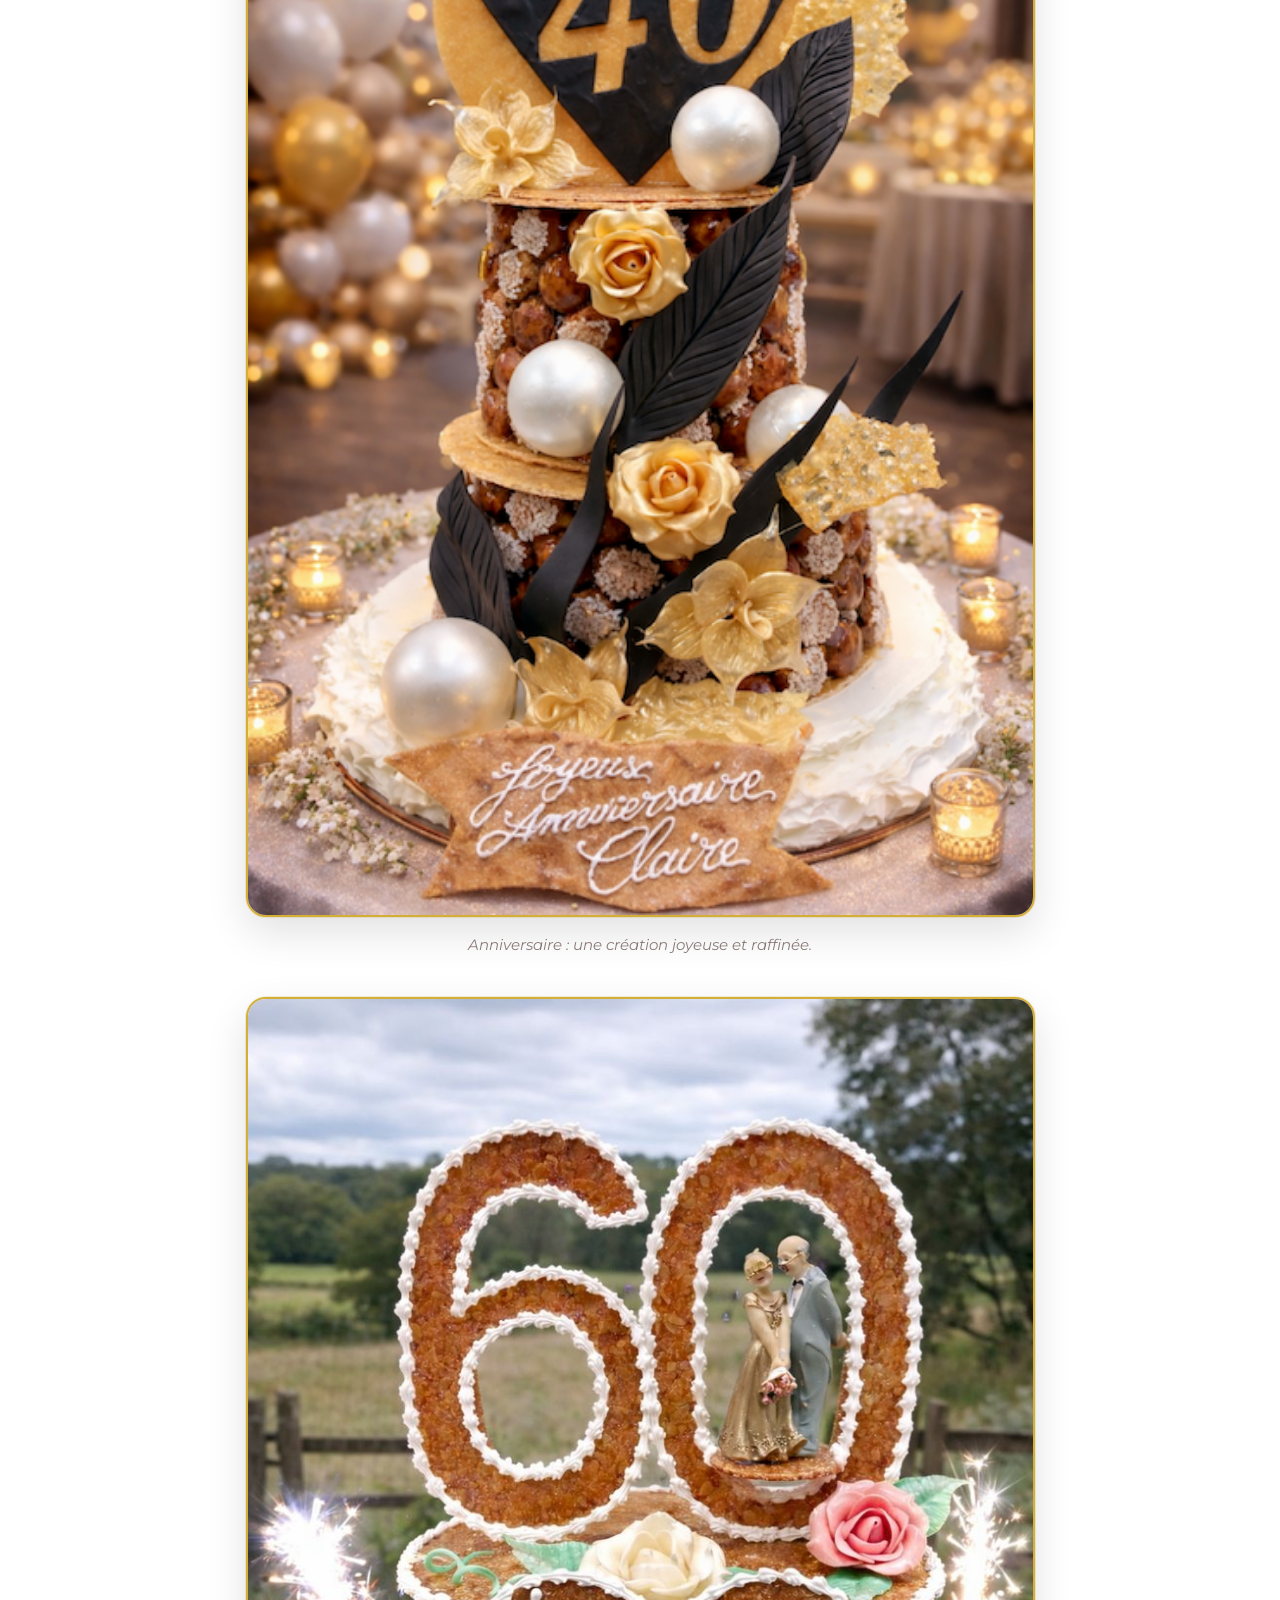
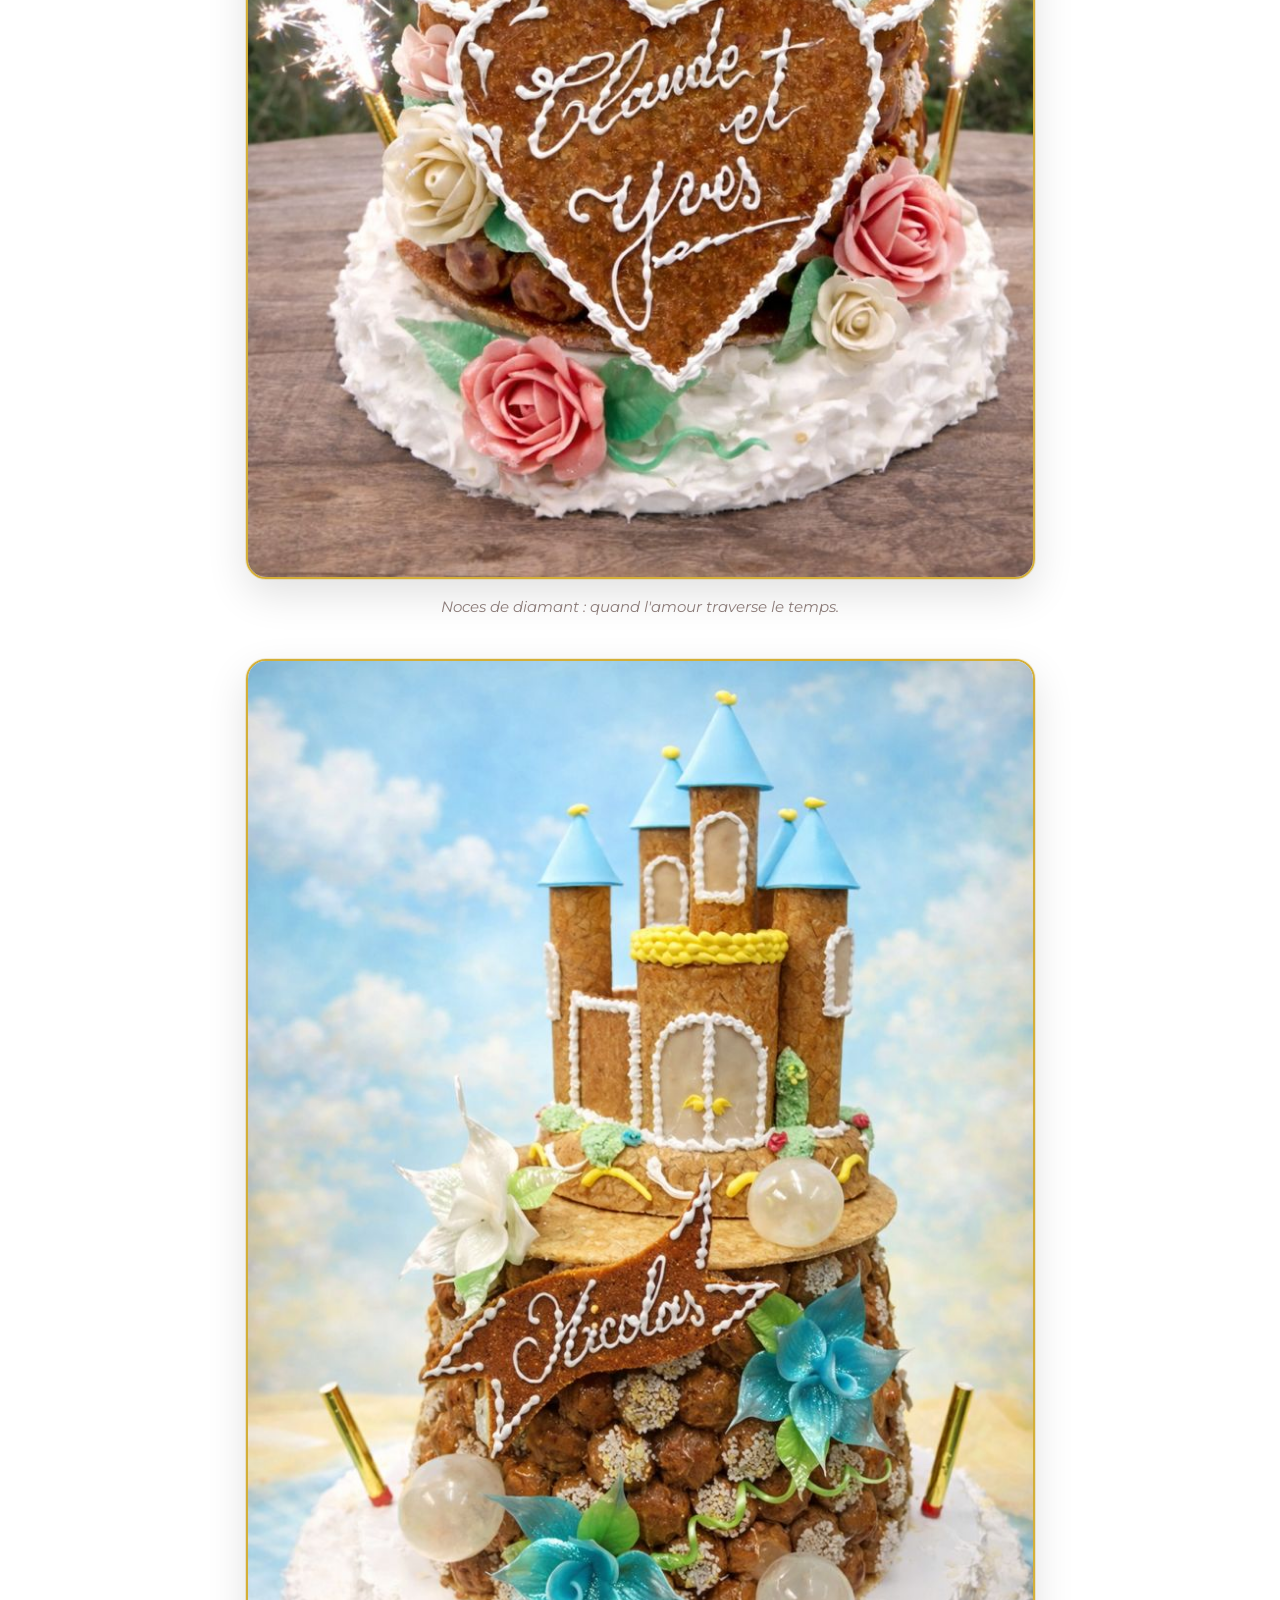
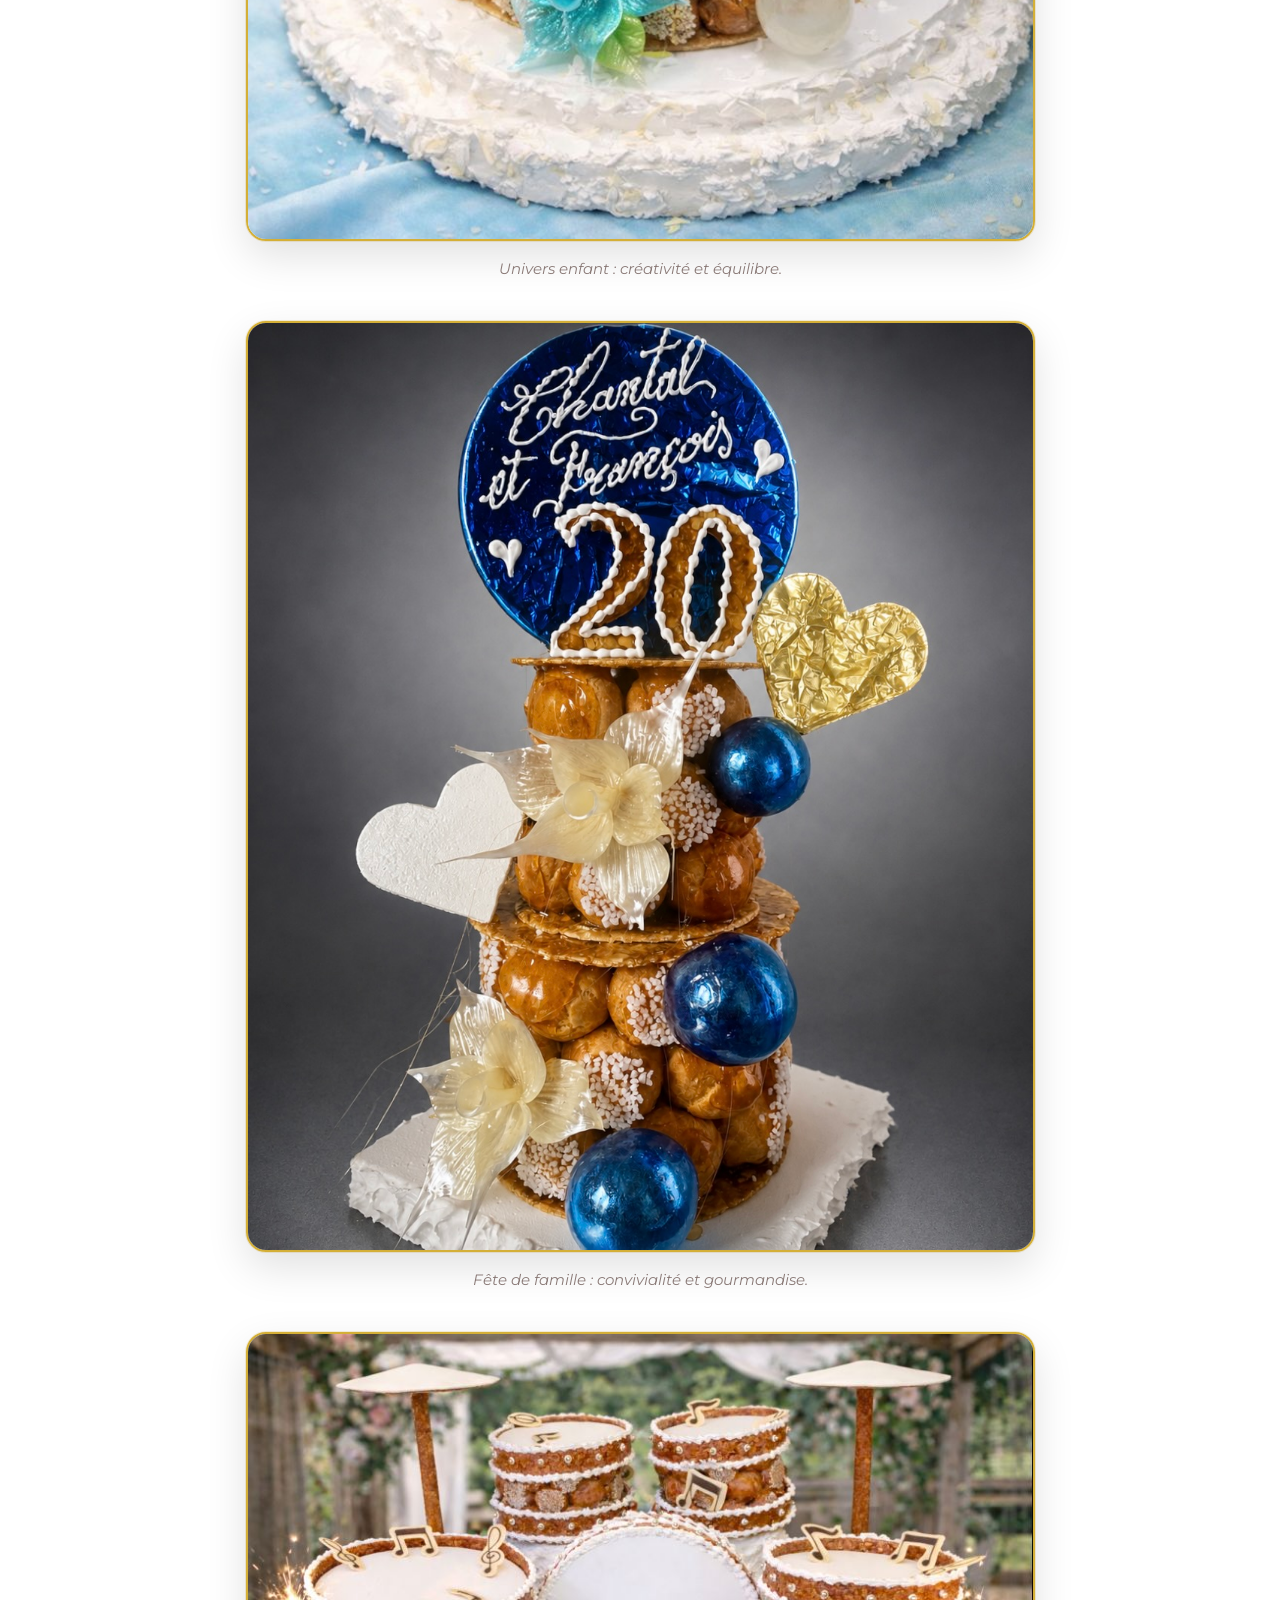
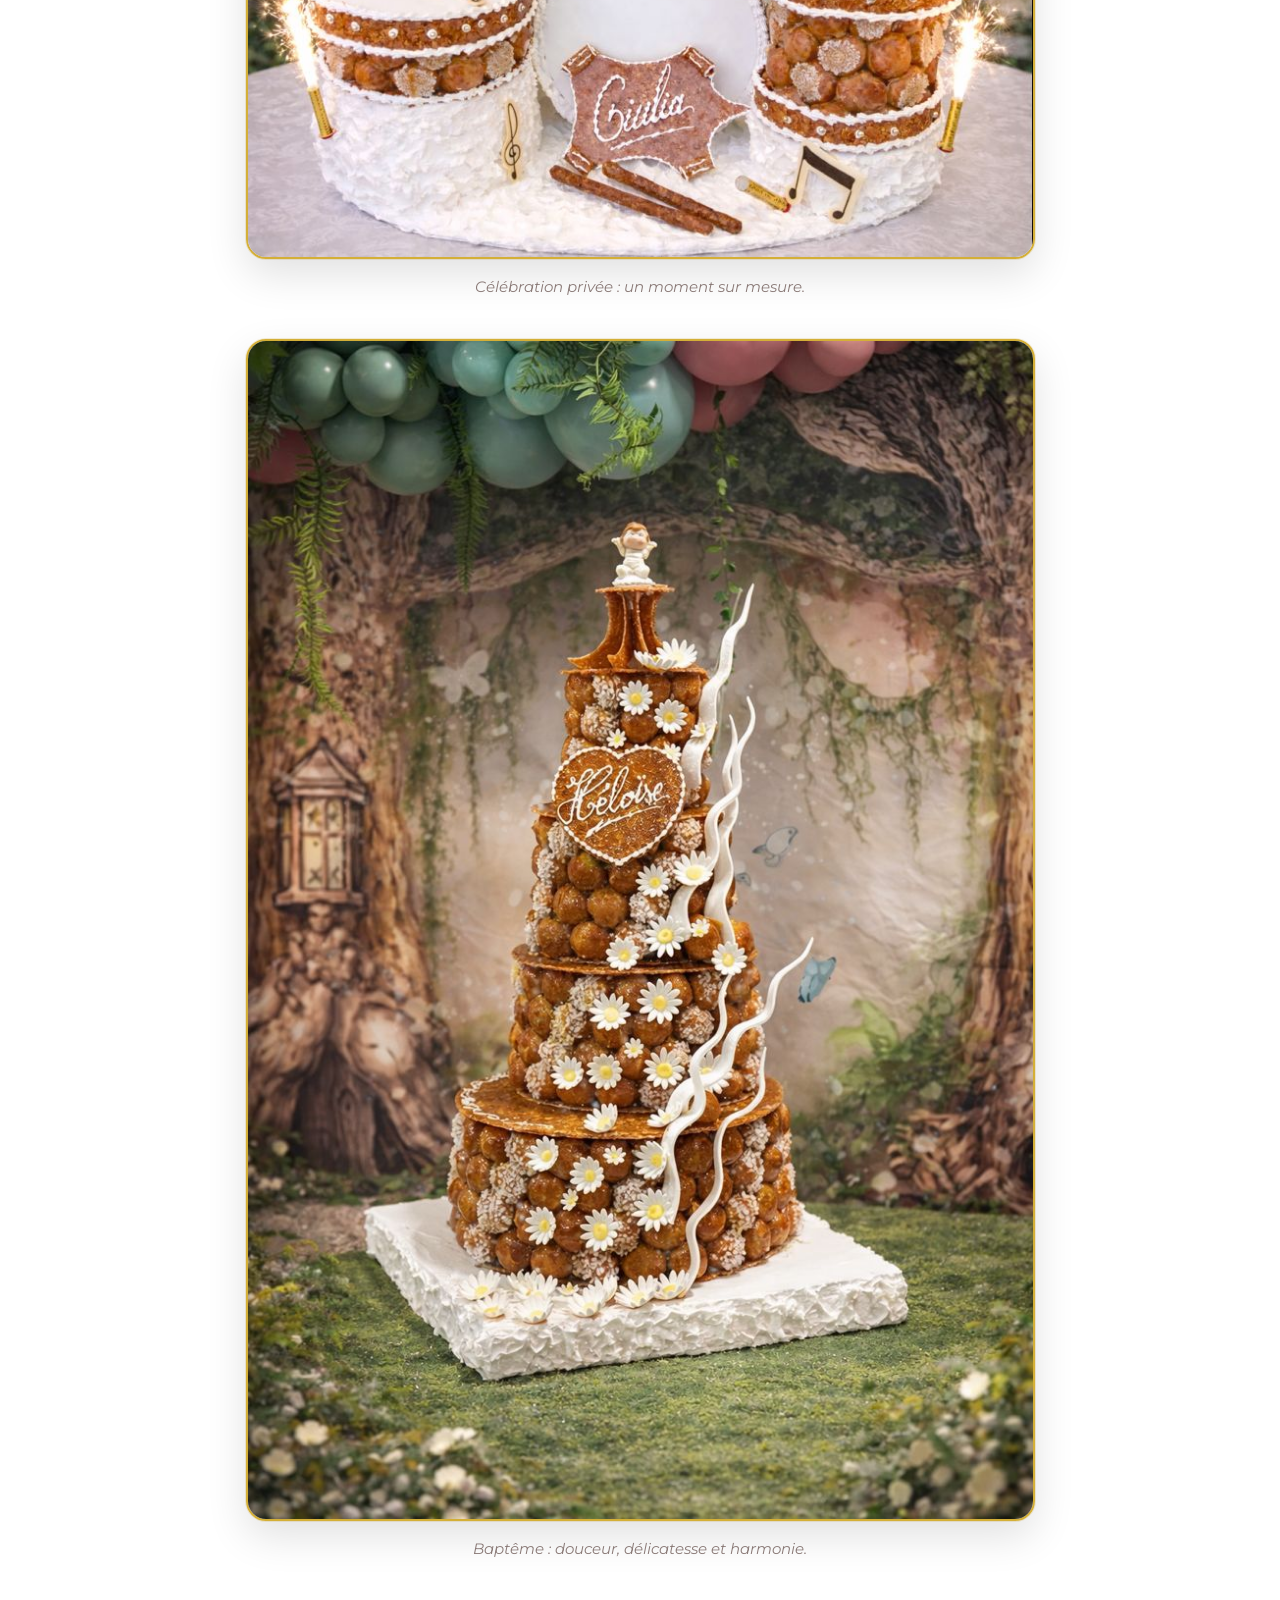
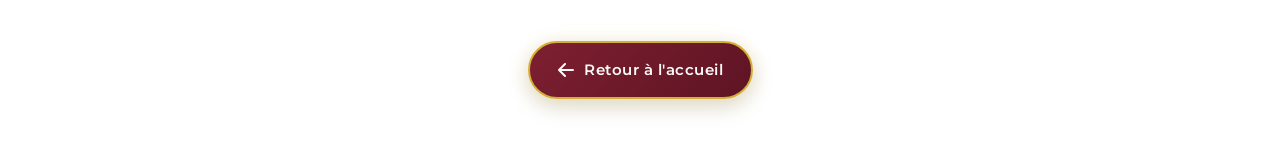
<file: pieces-montees/index.html>
<!DOCTYPE html>
<html lang="fr">
<head>
  <meta charset="UTF-8">
  <title>Pièces Montées & Croquembouche à l'Île Maurice – Gérald Canet | GC Signature</title>
  <meta name="viewport" content="width=device-width, initial-scale=1.0">
  <meta name="keywords" content="pièces montées Maurice, croquembouche île Maurice, gâteau mariage Maurice, pièces montées mariage Grand Baie, croquembouche sur mesure Maurice, Gérald Canet pâtissier">
  <meta name="description" content="Pièces montées et croquembouches sur mesure pour mariages, anniversaires et événements à l'Île Maurice. Réalisations artisanales par Gérald Canet, Maître Artisan Pâtissier à Grand Baie. Devis personnalisé.">

  <!-- CSS global -->
  <link rel="stylesheet" href="../css/style.css">

  <!-- Google Fonts -->
  <link rel="preconnect" href="https://fonts.googleapis.com">
  <link rel="preconnect" href="https://fonts.gstatic.com" crossorigin>
  <link href="https://fonts.googleapis.com/css2?family=Cormorant+Garamond:ital,wght@0,300;0,400;0,600;1,300;1,400&family=Montserrat:wght@300;400;500;600;700&display=swap" rel="stylesheet">

  <style>
    /* =========================
       VARIABLES PAGE
    ========================== */
    :root {
      --section-gap: 3rem;
    }

    /* =========================
       PAGE CONTAINER
    ========================== */
    .pm-page {
      max-width: 1100px;
      margin: 0 auto;
      padding: 0 1.5rem 4rem;
    }

    /* =========================
       PAGE TOP / NAVIGATION
    ========================== */
    .page-top {
      max-width: 1100px;
      margin: 0 auto;
      padding: 2rem 1.5rem 0;
      text-align: center;
    }

    /* =========================
       HEADER / TITRE
    ========================== */
    .pm-top {
      text-align: center;
      padding: 1rem 0 2rem;
      animation: fadeInUp 0.8s ease-out forwards;
    }

    .pm-top h1 {
      font-family: var(--font-display);
      font-size: 2.75rem;
      font-weight: 600;
      color: var(--color-burgundy);
      margin: 1.5rem 0 1rem;
      position: relative;
      display: inline-block;
    }

    .pm-top h1::after {
      content: '';
      position: absolute;
      bottom: -10px;
      left: 50%;
      transform: translateX(-50%);
      width: 100px;
      height: 3px;
      background: linear-gradient(
        90deg,
        transparent,
        var(--color-gold),
        transparent
      );
    }

    .pm-top p {
      max-width: 860px;
      margin: 1.5rem auto;
      font-family: var(--font-display);
      font-size: 1.2rem;
      font-style: italic;
      font-weight: 300;
      color: var(--color-burgundy);
      line-height: 1.8;
      opacity: 0.92;
    }

    /* =========================
       TEXT BLOCKS / SECTIONS
    ========================== */
    .pm-textblock {
      background: rgba(255, 255, 255, 0.85);
      backdrop-filter: blur(10px);
      border: 1px solid rgba(212, 175, 55, 0.25);
      border-radius: 24px;
      box-shadow: 
        0 10px 30px rgba(0, 0, 0, 0.08),
        0 0 0 1px rgba(255, 255, 255, 0.5) inset;
      padding: 2rem 2.5rem;
      margin: var(--section-gap) 0;
      opacity: 0;
      transform: translateY(30px);
      transition: all 0.6s ease-out;
    }

    .pm-textblock.revealed {
      opacity: 1;
      transform: translateY(0);
    }

    .pm-textblock:hover {
      border-color: var(--color-gold);
      box-shadow: 
        0 15px 40px rgba(0, 0, 0, 0.12),
        0 0 0 1px rgba(212, 175, 55, 0.3);
    }

    .pm-textblock h2 {
      font-family: var(--font-display);
      font-size: 1.75rem;
      font-weight: 600;
      color: var(--color-burgundy);
      margin: 0 0 1.5rem;
      position: relative;
      padding-bottom: 0.75rem;
    }

    .pm-textblock h2::after {
      content: '';
      position: absolute;
      bottom: 0;
      left: 0;
      width: 60px;
      height: 3px;
      background: linear-gradient(
        90deg,
        var(--color-gold),
        transparent
      );
    }

    .pm-textblock p {
      font-size: 1rem;
      line-height: 1.8;
      color: var(--color-dark);
      margin: 0 0 1rem;
      opacity: 0.92;
    }

    .pm-textblock p:last-child {
      margin-bottom: 0;
    }

    .pm-strong {
      font-weight: 600;
      color: var(--color-burgundy);
    }

    .pm-nextchapter {
      margin-top: calc(var(--section-gap) * 1.5);
    }

    /* =========================
       GALERIE PHOTOS
    ========================== */
    .pm-photos {
      display: flex;
      flex-direction: column;
      gap: 2.5rem;
      margin: var(--section-gap) 0;
    }

    .pm-photo {
      margin: 0;
      opacity: 0;
      transform: translateY(30px);
      transition: all 0.6s ease-out;
    }

    .pm-photo.revealed {
      opacity: 1;
      transform: translateY(0);
    }

    .pm-photo img {
      width: 75%;
      max-width: 800px;
      height: auto;
      display: block;
      margin: 0 auto;
      border-radius: 20px;
      border: 2px solid var(--color-gold);
      box-shadow: 
        0 15px 40px rgba(0, 0, 0, 0.12),
        0 0 0 1px rgba(212, 175, 55, 0.2);
      transition: all 0.4s ease;
    }

    .pm-photo:hover img {
      transform: translateY(-8px) scale(1.02);
      box-shadow: 
        0 25px 60px rgba(0, 0, 0, 0.18),
        0 0 0 3px var(--color-gold);
    }

    .pm-caption {
      padding: 1rem 1.5rem 0;
      font-size: 0.95rem;
      font-style: italic;
      color: var(--color-gray);
      line-height: 1.6;
      text-align: center;
      max-width: 600px;
      margin: 0 auto;
    }

    /* Icône décorative pour les sections */
    .section-icon {
      display: inline-flex;
      align-items: center;
      justify-content: center;
      width: 60px;
      height: 60px;
      margin: 0 auto 1.5rem;
      border-radius: 50%;
      background: linear-gradient(135deg, var(--color-rose-light), var(--color-rose));
      border: 2px solid var(--color-gold);
      color: var(--color-burgundy);
    }

    .pm-textblock-with-icon {
      position: relative;
      text-align: center;
    }

    /* =========================
       ANIMATIONS
    ========================== */
    @keyframes fadeInUp {
      from {
        opacity: 0;
        transform: translateY(30px);
      }
      to {
        opacity: 1;
        transform: translateY(0);
      }
    }

    .fade-in {
      animation: fadeInUp 0.8s ease-out forwards;
    }

    /* =========================
       RESPONSIVE
    ========================== */
    @media (max-width: 900px) {
      :root {
        --section-gap: 2rem;
      }

      .pm-photo img {
        width: 90%;
      }

      .pm-textblock {
        padding: 1.5rem 1.75rem;
      }
    }

    @media (max-width: 768px) {
      .pm-top h1 {
        font-size: 2.25rem;
      }

      .pm-top p {
        font-size: 1.05rem;
      }

      .pm-textblock h2 {
        font-size: 1.5rem;
      }

      .pm-textblock,
      .pm-photo {
        margin-left: 0;
        margin-right: 0;
      }
    }

    @media (max-width: 600px) {
      .pm-page {
        padding: 0 1rem 3rem;
      }

      .page-top {
        padding: 1.5rem 1rem 0;
      }

      .pm-top h1 {
        font-size: 2rem;
      }

      .pm-top p {
        font-size: 1rem;
      }

      .pm-textblock {
        padding: 1.25rem 1.5rem;
      }

      .pm-photo img {
        width: 95%;
        border-radius: 16px;
      }

      .pm-caption {
        font-size: 0.9rem;
        padding: 0.75rem 1rem 0;
      }

      .section-icon {
        width: 50px;
        height: 50px;
        margin-bottom: 1rem;
      }
    }

    /* ── Sélecteur de langue ── */
    .lang-switcher { position: fixed; top: 16px; right: 20px; z-index: 10000; display: flex; align-items: center; gap: 4px; background: rgba(255,255,255,0.92); backdrop-filter: blur(10px); border: 1px solid rgba(212,175,55,0.4); border-radius: 50px; padding: 5px 10px; box-shadow: 0 4px 16px rgba(0,0,0,0.1); }
    .lang-btn { display: inline-flex; align-items: center; gap: 5px; padding: 4px 10px; border-radius: 50px; text-decoration: none; font-family: 'Montserrat', sans-serif; font-size: 0.78rem; font-weight: 600; letter-spacing: 0.05em; color: #7d1f31; transition: all 0.25s ease; border: none; background: transparent; cursor: pointer; }
    .lang-btn:hover { background: rgba(212,175,55,0.15); }
    .lang-btn.active { background: linear-gradient(135deg, #7d1f31, #5e1423); color: white; }
    .lang-btn .flag { font-size: 1rem; line-height: 1; }
    .lang-sep { width: 1px; height: 14px; background: rgba(212,175,55,0.4); }
    @media (max-width: 600px) { .lang-switcher { top: 10px; right: 10px; padding: 4px 8px; } .lang-btn { font-size: 0.72rem; padding: 3px 8px; } }

    /* ── Sélecteur de langue ── */
    .lang-switcher { position: fixed; top: 16px; right: 20px; z-index: 10000; display: flex; align-items: center; gap: 4px; background: rgba(255,255,255,0.92); backdrop-filter: blur(10px); border: 1px solid rgba(212,175,55,0.4); border-radius: 50px; padding: 5px 10px; box-shadow: 0 4px 16px rgba(0,0,0,0.1); }
    .lang-btn { display: inline-flex; align-items: center; gap: 5px; padding: 4px 10px; border-radius: 50px; text-decoration: none; font-family: 'Montserrat', sans-serif; font-size: 0.78rem; font-weight: 600; letter-spacing: 0.05em; color: #7d1f31; transition: all 0.25s ease; border: none; background: transparent; cursor: pointer; }
    .lang-btn:hover { background: rgba(212,175,55,0.15); }
    .lang-btn.active { background: linear-gradient(135deg, #7d1f31, #5e1423); color: white; }
    .lang-btn .flag { font-size: 1rem; line-height: 1; }
    .lang-sep { width: 1px; height: 14px; background: rgba(212,175,55,0.4); }
    @media (max-width: 600px) { .lang-switcher { top: 10px; right: 10px; padding: 4px 8px; } .lang-btn { font-size: 0.72rem; padding: 3px 8px; } }
  </style>
  <script type="application/ld+json">
  {
    "@context": "https://schema.org",
    "@type": "Bakery",
    "name": "GC Signature – Gérald Canet",
    "description": "Maître Artisan Pâtissier-Chocolatier spécialisé dans les pièces montées, croquembouches et créations sur mesure à l'Île Maurice.",
    "url": "https://gc-signature.com",
    "telephone": "+23055020109",
    "priceRange": "Rs Rs",
    "servesCuisine": "French Pastry",
    "hasMap": "https://maps.google.com/?q=GC+Signature+Petit+Raffray+Mauritius",
    "areaServed": {
      "@type": "Place",
      "name": "Île Maurice – Nord de l'île"
    },
    "address": {
      "@type": "PostalAddress",
      "streetAddress": "Hills Villa, 8 Domaine de la Forêt des Pins",
      "addressLocality": "Petit Raffray",
      "addressRegion": "Rivière du Rempart",
      "addressCountry": "MU"
    },
    "geo": {
      "@type": "GeoCoordinates",
      "latitude": "-19.9833",
      "longitude": "57.5833"
    },
    "openingHoursSpecification": {
      "@type": "OpeningHoursSpecification",
      "description": "Sur commande uniquement – délai minimum 48h"
    },
    "sameAs": [
      "https://www.facebook.com/profile.php?id=100063628180885",
      "https://www.instagram.com/gcsignature230"
    ],
    "makesOffer": [
      { "@type": "Offer", "itemOffered": { "@type": "Service", "name": "Pièces montées sur mesure" } },
      { "@type": "Offer", "itemOffered": { "@type": "Service", "name": "Croquembouche" } },
      { "@type": "Offer", "itemOffered": { "@type": "Service", "name": "Gâteaux de mariage" } },
      { "@type": "Offer", "itemOffered": { "@type": "Service", "name": "Entremets" } },
      { "@type": "Offer", "itemOffered": { "@type": "Service", "name": "Pièces cocktails" } }
    ]
  }
  </script>
</head>

<body>
  <!-- Sélecteur de langue -->
  <div class="lang-switcher">
    <a href="./index.html" class="lang-btn active"><span class="flag">🇫🇷</span> FR</a>
    <div class="lang-sep"></div>
    <a href="../en/pieces-montees/index.html" class="lang-btn"><span class="flag">🇬🇧</span> EN</a>
  </div>
  <!-- Particules dorées -->
  <div class="golden-particles" aria-hidden="true"></div>

  <!-- Navigation -->
  <div class="page-top fade-in">
    <a href="../index.html" class="btn-qsj">
      <svg width="16" height="16" viewBox="0 0 16 16" fill="none">
        <path d="M15 8H1M7 14L1 8l6-6" stroke="currentColor" stroke-width="2" stroke-linecap="round" stroke-linejoin="round"/>
      </svg>
      <span>Accueil</span>
    </a>
  </div>

  <main class="pm-page">

    <!-- Titre + intro -->
    <header class="pm-top">
      <h1>Pièces montées</h1>
      <p>
        Une pièce montée, c'est bien plus qu'un dessert : c'est une mise en scène, une émotion, un instant qu'on attend…
        et dont on se souvient.
      </p>
    </header>

    <!-- Intro -->
    <section class="pm-textblock pm-textblock-with-icon">
      <div class="section-icon">
        <svg width="32" height="32" viewBox="0 0 24 24" fill="none">
          <path d="M12 2L2 7l10 5 10-5-10-5z" stroke="currentColor" stroke-width="1.5" stroke-linecap="round" stroke-linejoin="round"/>
          <path d="M2 17l10 5 10-5M2 12l10 5 10-5" stroke="currentColor" stroke-width="1.5" stroke-linecap="round" stroke-linejoin="round"/>
        </svg>
      </div>
      <h2>Une création sur mesure</h2>
      <p>
        Chaque pièce montée est pensée en harmonie avec votre univers : couleurs, ambiance, style.
      </p>
      <p class="pm-strong">
        L'objectif : créer un moment inoubliable.
      </p>
    </section>

    <!-- Mariages -->
    <section class="pm-textblock pm-textblock-with-icon">
      <div class="section-icon">
        <svg width="32" height="32" viewBox="0 0 24 24" fill="none">
          <path d="M20.84 4.61a5.5 5.5 0 0 0-7.78 0L12 5.67l-1.06-1.06a5.5 5.5 0 0 0-7.78 7.78l1.06 1.06L12 21.23l7.78-7.78 1.06-1.06a5.5 5.5 0 0 0 0-7.78z" stroke="currentColor" stroke-width="1.5" stroke-linecap="round" stroke-linejoin="round"/>
        </svg>
      </div>
      <h2>Mariages</h2>
      <p>
        Nous construisons ensemble une pièce en harmonie avec votre thème et vos couleurs.
      </p>
      <p class="pm-strong">
        Un instant suspendu et un souvenir éternel.
      </p>
    </section>

    <!-- Galerie Mariages -->
    <section class="pm-photos" aria-label="Galerie pièces montées – Mariages">
      <figure class="pm-photo">
        <img src="../images/montee-4.jpg" alt="Pièce montée de mariage sur mesure" loading="lazy">
        <figcaption class="pm-caption">Détails, finitions, harmonie des couleurs.</figcaption>
      </figure>

      <figure class="pm-photo">
        <img src="../images/montee-2.jpg" alt="Pièce montée – création élégante" loading="lazy">
        <figcaption class="pm-caption">Une pièce pensée comme une mise en scène.</figcaption>
      </figure>

      <figure class="pm-photo">
        <img src="../images/montee-5.jpg" alt="Pièce montée – style floral" loading="lazy">
        <figcaption class="pm-caption">Raffinement, équilibre, et personnalité.</figcaption>
      </figure>

      <figure class="pm-photo">
        <img src="../images/montee-3.jpg" alt="Pièce montée – autre création de mariage" loading="lazy">
        <figcaption class="pm-caption">Chaque création est unique.</figcaption>
      </figure>

      <figure class="pm-photo">
        <img src="../images/pm-5.jpg" alt="Pièce montée – autre création de mariage" loading="lazy">
        <figcaption class="pm-caption">Choisissez votre thème… pas de limite dans la création.</figcaption>
      </figure>
    </section>

    <!-- Événements -->
    <section class="pm-textblock pm-textblock-with-icon pm-nextchapter">
      <div class="section-icon">
        <svg width="32" height="32" viewBox="0 0 24 24" fill="none">
          <rect x="3" y="4" width="18" height="18" rx="2" stroke="currentColor" stroke-width="1.5"/>
          <path d="M16 2v4M8 2v4M3 10h18" stroke="currentColor" stroke-width="1.5" stroke-linecap="round"/>
          <path d="M8 14h.01M12 14h.01M16 14h.01M8 18h.01M12 18h.01M16 18h.01" stroke="currentColor" stroke-width="2" stroke-linecap="round"/>
        </svg>
      </div>
      <h2>Événements</h2>
      <p>
        Anniversaires, baptêmes, communions et célébrations privées. 
        Chaque création est pensée pour votre ambiance.
      </p>
      <p class="pm-strong">
        Quelques réalisations :
      </p>
    </section>

    <!-- Galerie Événements -->
    <section class="pm-photos" aria-label="Galerie pièces montées – Événements">
      <figure class="pm-photo">
        <img src="../images/event-1.jpg" alt="Pièce montée pour anniversaire" loading="lazy">
        <figcaption class="pm-caption">Anniversaire : une création joyeuse et raffinée.</figcaption>
      </figure>

      <figure class="pm-photo">
        <img src="../images/event-2.jpg" alt="Pièce montée pour anniversaire de mariage" loading="lazy">
        <figcaption class="pm-caption">Noces de diamant : quand l'amour traverse le temps.</figcaption>
      </figure>

      <figure class="pm-photo">
        <img src="../images/event-3.jpg" alt="Pièce montée pour communion" loading="lazy">
        <figcaption class="pm-caption">Univers enfant : créativité et équilibre.</figcaption>
      </figure>

      <figure class="pm-photo">
        <img src="../images/event-4.jpg" alt="Pièce montée fête de famille" loading="lazy">
        <figcaption class="pm-caption">Fête de famille : convivialité et gourmandise.</figcaption>
      </figure>

      <figure class="pm-photo">
        <img src="../images/event-5.jpg" alt="Pièce montée célébration privée" loading="lazy">
        <figcaption class="pm-caption">Célébration privée : un moment sur mesure.</figcaption>
      </figure>

      <figure class="pm-photo">
        <img src="../images/event-6.jpg" alt="Pièce montée pour baptême" loading="lazy">
        <figcaption class="pm-caption">Baptême : douceur, délicatesse et harmonie.</figcaption>
      </figure>
    </section>

    <!-- Bouton Accueil bas de page -->
    <div class="page-top" style="margin-top: 3rem;">
      <a href="../index.html" class="btn-qsj">
        <svg width="16" height="16" viewBox="0 0 16 16" fill="none">
          <path d="M15 8H1M7 14L1 8l6-6" stroke="currentColor" stroke-width="2" stroke-linecap="round" stroke-linejoin="round"/>
        </svg>
        <span>Retour à l'accueil</span>
      </a>
    </div>

  </main>

  <!-- Script pour les animations au scroll -->
  <script>
    document.addEventListener('DOMContentLoaded', () => {
      // Animation au scroll
      const observerOptions = {
        threshold: 0.15,
        rootMargin: '0px 0px -50px 0px'
      };

      const observer = new IntersectionObserver((entries) => {
        entries.forEach((entry, index) => {
          if (entry.isIntersecting) {
            // Ajouter un délai progressif pour un effet de cascade
            setTimeout(() => {
              entry.target.classList.add('revealed');
            }, index * 100);
            observer.unobserve(entry.target);
          }
        });
      }, observerOptions);

      // Observer les sections et photos
      document.querySelectorAll('.pm-textblock, .pm-photo').forEach(el => {
        observer.observe(el);
      });
    });
  </script>
</body>
</html>
</file>
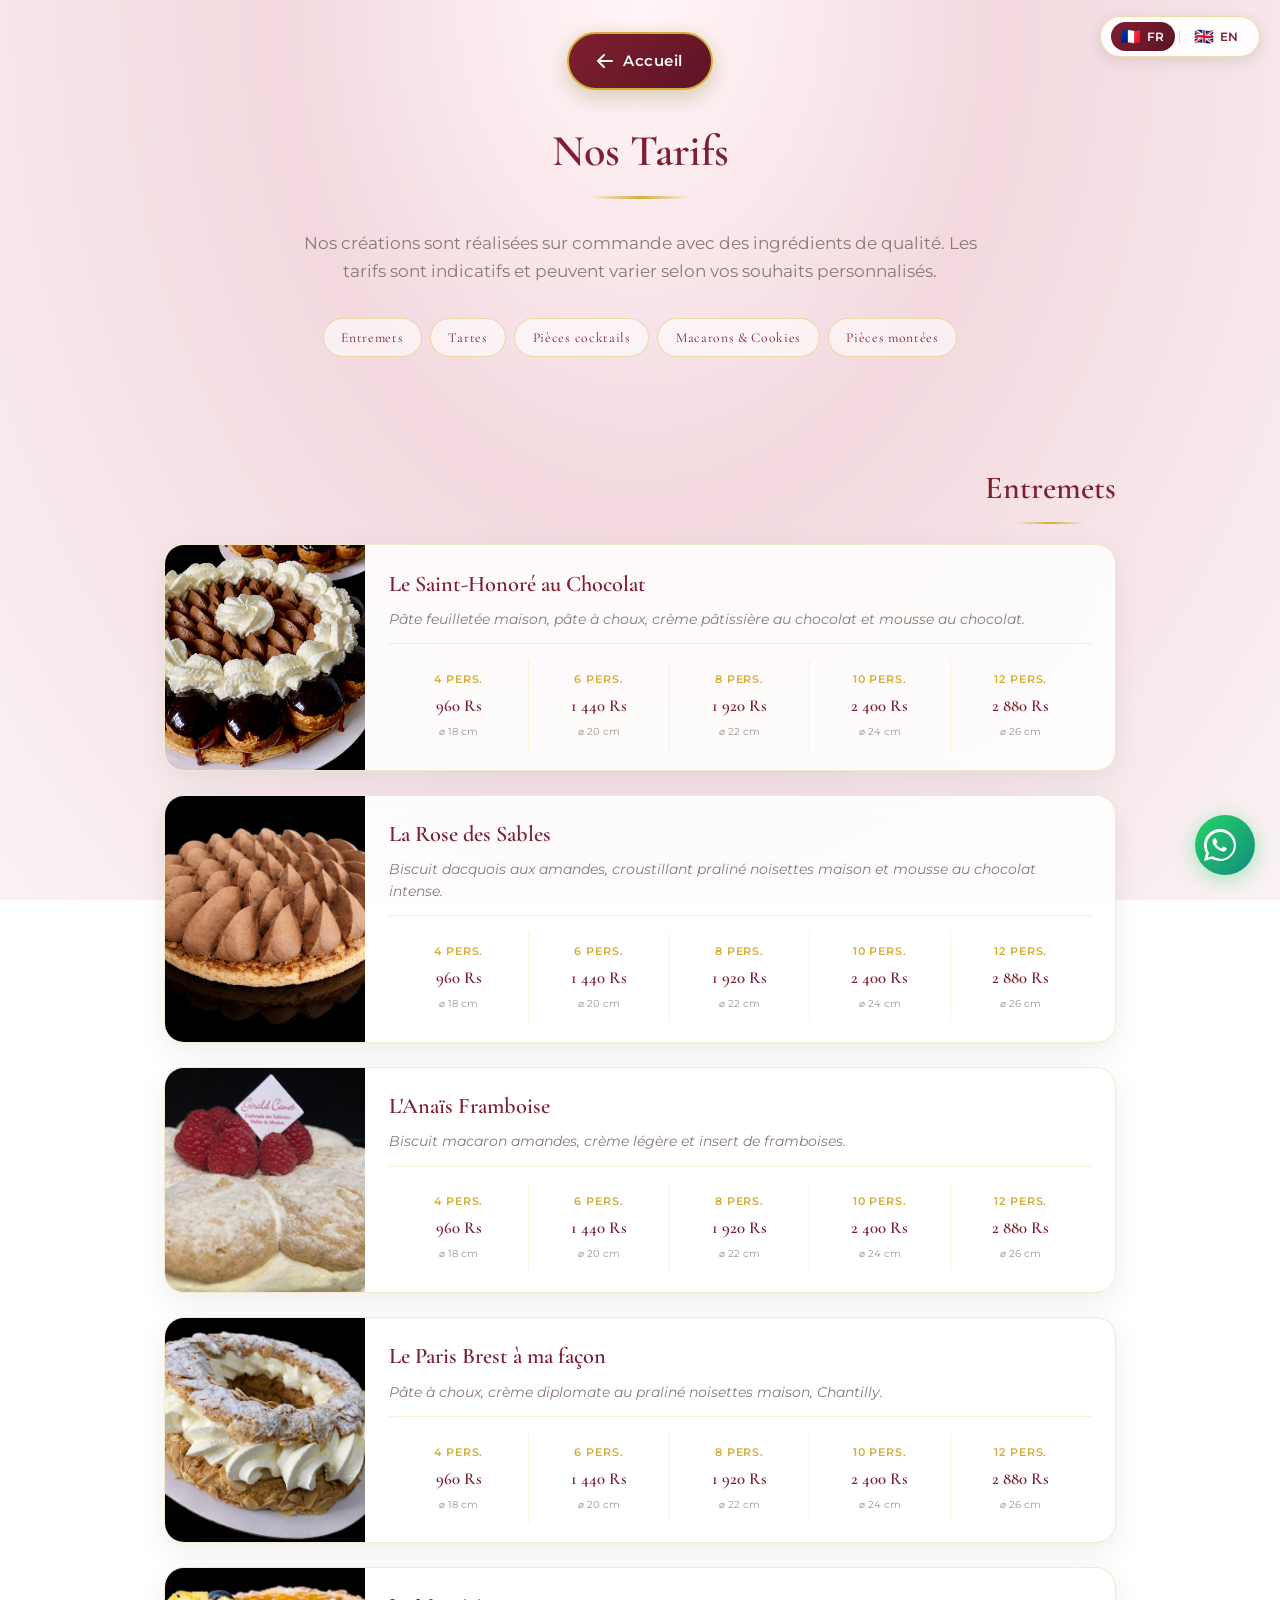
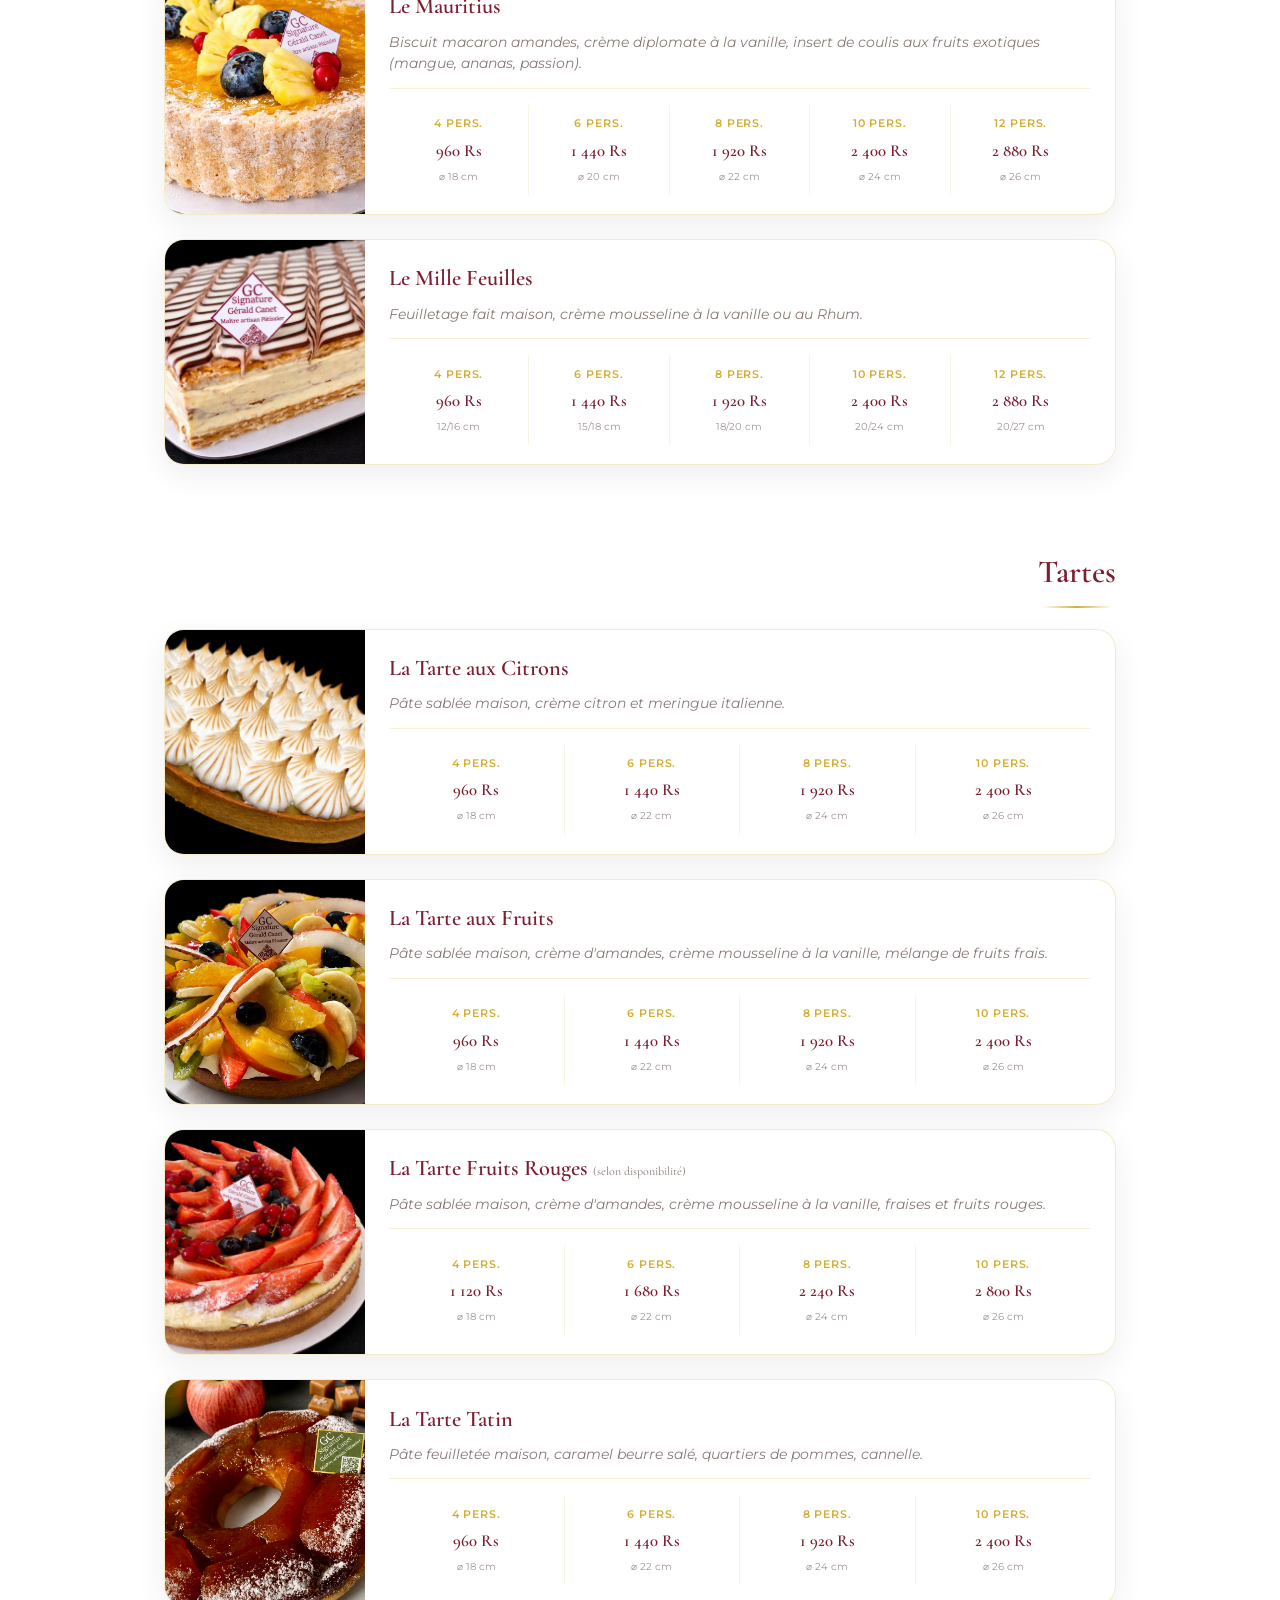
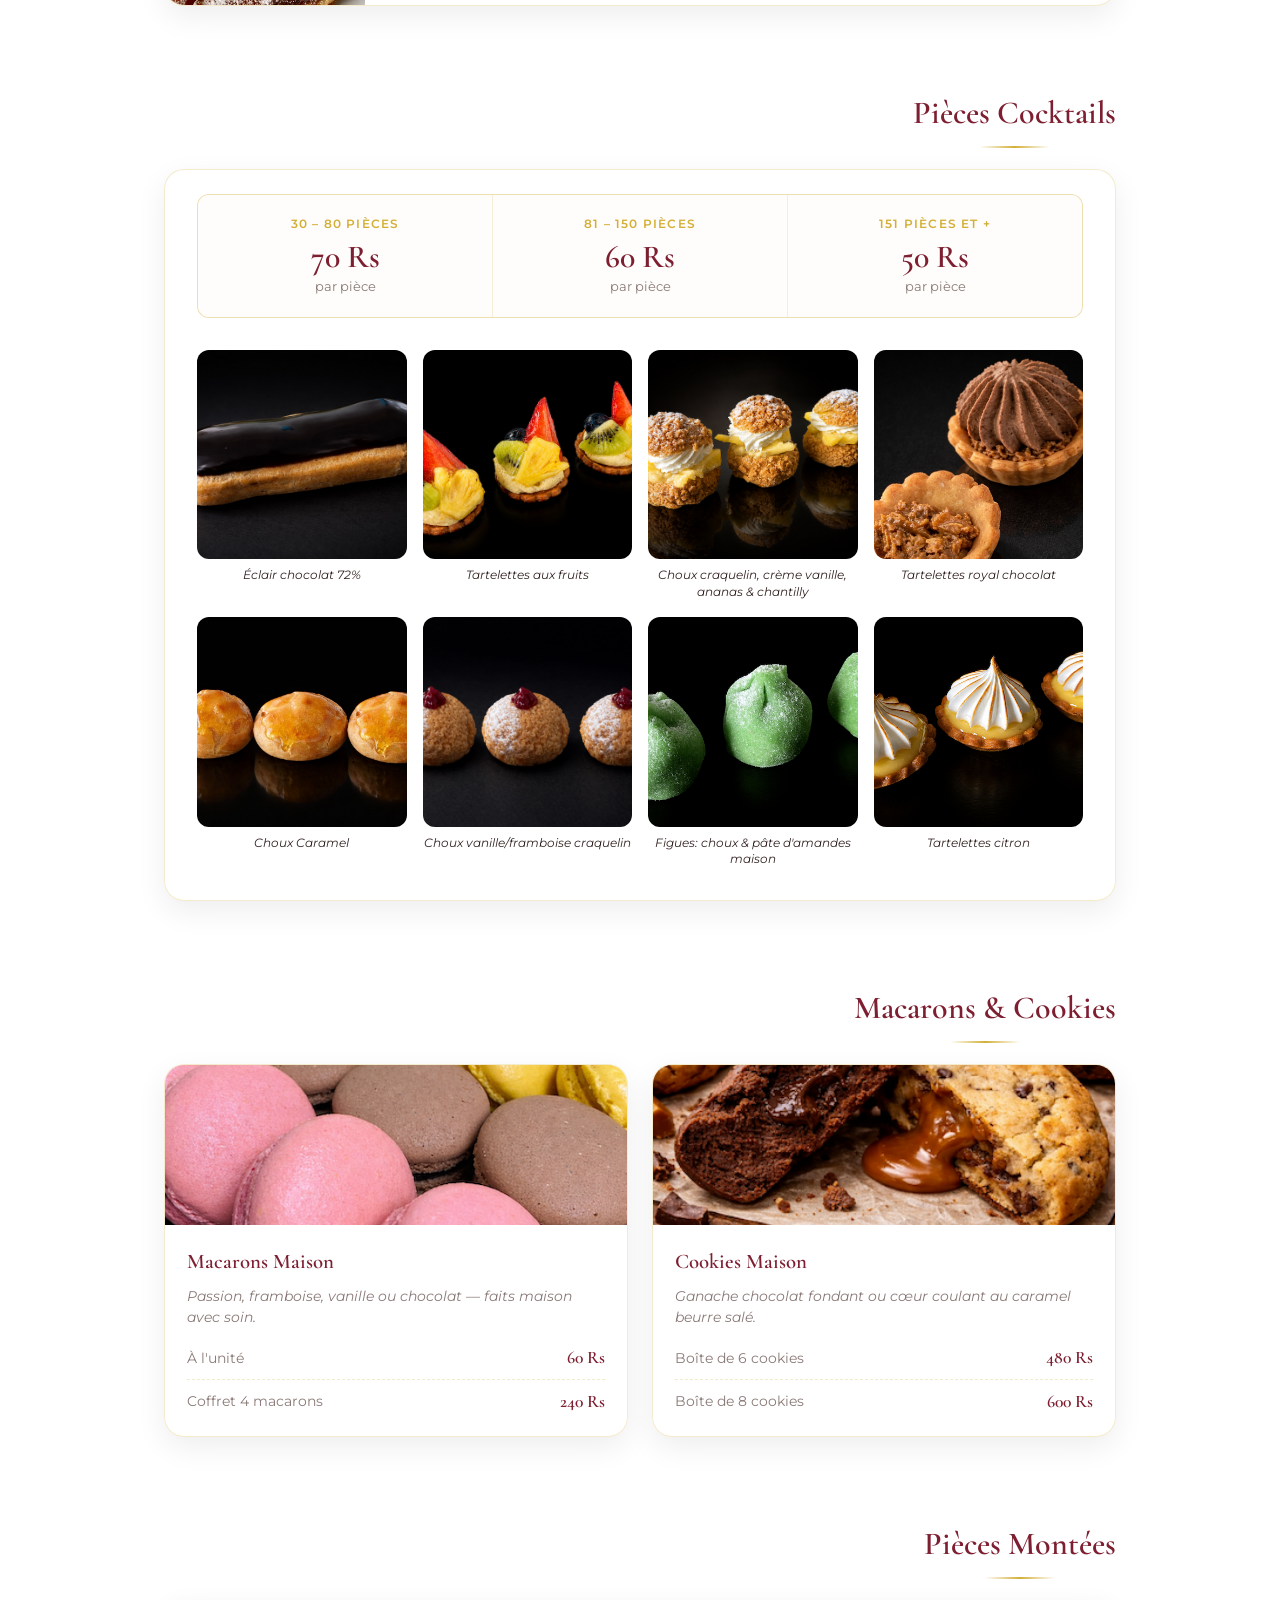
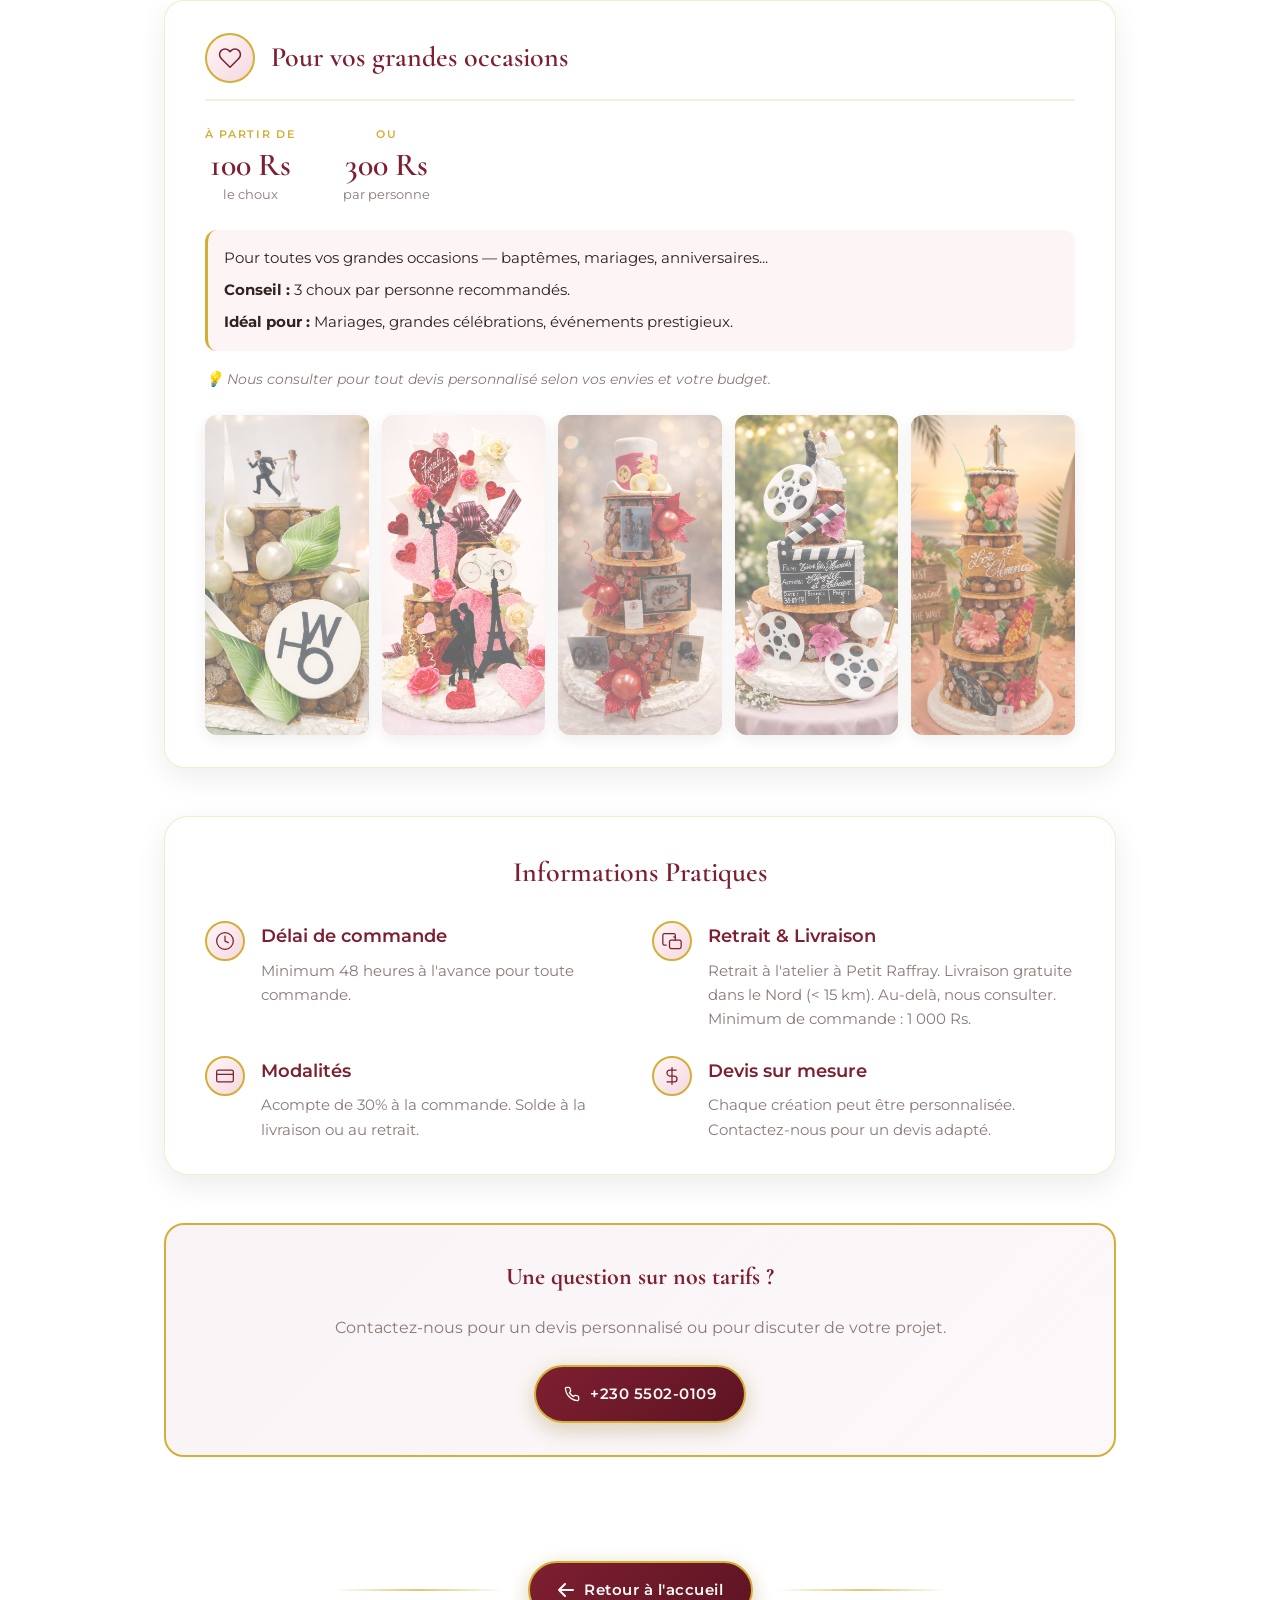
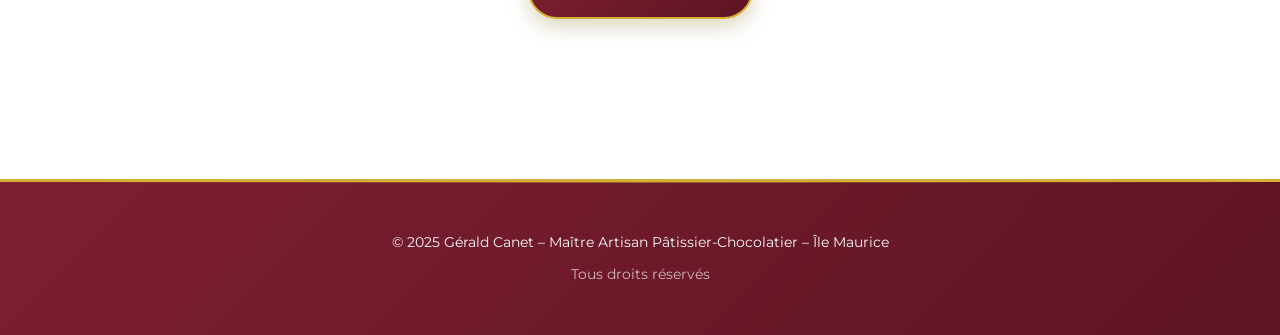
<file: tarifs/index.html>
<!DOCTYPE html>
<html lang="fr">
<head>
  <meta charset="UTF-8">
  <title>Tarifs Pâtisserie – Entremets, Pièces Montées & Croquembouche à Maurice | GC Signature</title>
  <meta name="viewport" content="width=device-width, initial-scale=1.0">
  <meta name="keywords" content="tarifs pâtisserie Maurice, prix pièces montées île Maurice, tarifs croquembouche Maurice, prix entremets Maurice, gâteau mariage prix Maurice, pâtisserie sur commande Grand Baie">
  <meta name="description" content="Tarifs des créations de Gérald Canet : entremets, tartes, pièces cocktails, macarons, cookies et pièces montées à l'Île Maurice. Prix détaillés par format et nombre de personnes. Livraison dans le Nord de Maurice.">

  <!-- CSS global -->
  <link rel="stylesheet" href="../css/style.css">

  <!-- Google Fonts -->
  <link rel="preconnect" href="https://fonts.googleapis.com">
  <link rel="preconnect" href="https://fonts.gstatic.com" crossorigin>
  <link href="https://fonts.googleapis.com/css2?family=Cormorant+Garamond:ital,wght@0,300;0,400;0,600;1,300;1,400&family=Montserrat:wght@300;400;500;600;700&display=swap" rel="stylesheet">

  <style>
    /* ── Page Tarifs ─────────────────────────────── */
    .tarifs-page {
      max-width: 1000px;
      margin: 0 auto;
      padding: 0 1.5rem 4rem;
    }

    .page-top {
      max-width: 1000px;
      margin: 0 auto;
      padding: 2rem 1.5rem 0;
      text-align: center;
    }

    .page-top h1 {
      font-family: var(--font-display);
      font-size: 2.75rem;
      font-weight: 600;
      color: var(--color-burgundy);
      margin: 1.5rem 0 1rem;
      position: relative;
      display: inline-block;
    }

    .page-top h1::after {
      content: '';
      position: absolute;
      bottom: -10px;
      left: 50%;
      transform: translateX(-50%);
      width: 100px;
      height: 3px;
      background: linear-gradient(90deg, transparent, var(--color-gold), transparent);
    }

    .page-intro {
      text-align: center;
      max-width: 700px;
      margin: 1.5rem auto 1rem;
      font-size: 1.05rem;
      color: var(--color-gray);
      line-height: 1.7;
    }

    /* ── Navigation catégories ───────────────────── */
    .cat-nav {
      display: flex;
      justify-content: center;
      flex-wrap: wrap;
      gap: 0.5rem;
      margin: 2rem auto 3rem;
      max-width: 800px;
    }

    .cat-nav a {
      font-family: var(--font-display);
      font-size: 0.85rem;
      letter-spacing: 0.05em;
      color: var(--color-burgundy);
      border: 1px solid rgba(212,175,55,0.4);
      border-radius: 50px;
      padding: 0.45rem 1.1rem;
      text-decoration: none;
      transition: all 0.3s ease;
      background: rgba(255,255,255,0.6);
    }

    .cat-nav a:hover {
      background: var(--color-gold);
      color: #fff;
      border-color: var(--color-gold);
    }

    /* ── Titre de section ────────────────────────── */
    .section-title {
      font-family: var(--font-display);
      font-size: 2rem;
      font-weight: 600;
      color: var(--color-burgundy);
      text-align: center;
      margin: 3.5rem 0 0.3rem;
      position: relative;
      display: inline-block;
      left: 50%;
      transform: translateX(-50%);
    }

    .section-title::after {
      content: '';
      position: absolute;
      bottom: -8px;
      left: 50%;
      transform: translateX(-50%);
      width: 70px;
      height: 2px;
      background: linear-gradient(90deg, transparent, var(--color-gold), transparent);
    }

    .section-wrap {
      text-align: center;
      margin-bottom: 1.5rem;
    }

    /* ── Carte produit avec photo ────────────────── */
    .produit-card {
      background: rgba(255,255,255,0.85);
      backdrop-filter: blur(10px);
      border: 1px solid rgba(212,175,55,0.25);
      border-radius: 20px;
      margin: 1.5rem 0;
      box-shadow: 0 10px 30px rgba(0,0,0,0.07);
      overflow: hidden;
      display: grid;
      grid-template-columns: 200px 1fr;
      transition: all 0.4s ease;
      opacity: 0;
      transform: translateY(30px);
    }

    .produit-card.revealed {
      opacity: 1;
      transform: translateY(0);
    }

    .produit-card:hover {
      border-color: var(--color-gold);
      box-shadow: 0 15px 40px rgba(0,0,0,0.12);
    }

    .produit-photo {
      width: 200px;
      height: 100%;
      min-height: 160px;
      object-fit: cover;
      display: block;
    }

    .produit-photo-placeholder {
      width: 200px;
      min-height: 160px;
      background: linear-gradient(135deg, var(--color-rose-light, #f3d9df), var(--color-rose, #e8b4bc));
      display: flex;
      flex-direction: column;
      align-items: center;
      justify-content: center;
      gap: 8px;
      flex-shrink: 0;
    }

    .produit-photo-placeholder .ph-icon {
      font-size: 2.5rem;
      opacity: 0.6;
    }

    .produit-photo-placeholder .ph-name {
      font-family: var(--font-display);
      font-size: 0.65rem;
      color: var(--color-burgundy);
      opacity: 0.6;
      letter-spacing: 0.05em;
      text-align: center;
      padding: 0 0.5rem;
    }

    .produit-body {
      display: flex;
      flex-direction: column;
      padding: 1.2rem 1.5rem;
    }

    .produit-top {
      margin-bottom: 1rem;
      padding-bottom: 0.8rem;
      border-bottom: 1px solid rgba(212,175,55,0.2);
    }

    .produit-name {
      font-family: var(--font-display);
      font-size: 1.4rem;
      font-weight: 600;
      color: var(--color-burgundy);
      margin: 0 0 0.4rem;
    }

    .produit-desc {
      font-size: 0.9rem;
      color: var(--color-gray);
      font-style: italic;
      line-height: 1.5;
      margin: 0;
    }

    /* ── Grille de prix ──────────────────────────── */
    .prix-grid {
      display: grid;
      grid-template-columns: repeat(5, 1fr);
      gap: 0;
      flex: 1;
      align-items: center;
    }

    .prix-cell {
      text-align: center;
      padding: 0.6rem 0.3rem;
      border-right: 1px solid rgba(212,175,55,0.15);
    }

    .prix-cell:last-child {
      border-right: none;
    }

    .prix-pers {
      font-size: 0.7rem;
      font-weight: 600;
      color: var(--color-gold);
      letter-spacing: 0.08em;
      margin-bottom: 0.2rem;
      text-transform: uppercase;
    }

    .prix-montant {
      font-family: var(--font-display);
      font-size: 1.05rem;
      font-weight: 600;
      color: var(--color-burgundy);
    }

    .prix-taille {
      font-size: 0.65rem;
      color: var(--color-gray);
      margin-top: 0.15rem;
      opacity: 0.8;
    }

    /* ── Section Cocktails ───────────────────────── */
    .cocktail-tarifs {
      background: rgba(255,255,255,0.85);
      backdrop-filter: blur(10px);
      border: 1px solid rgba(212,175,55,0.25);
      border-radius: 20px;
      padding: 1.5rem 2rem 2rem;
      margin: 1.5rem 0;
      box-shadow: 0 10px 30px rgba(0,0,0,0.07);
      opacity: 0;
      transform: translateY(30px);
      transition: all 0.4s ease;
    }

    .cocktail-tarifs.revealed {
      opacity: 1;
      transform: translateY(0);
    }

    .cocktail-tiers {
      display: grid;
      grid-template-columns: repeat(3, 1fr);
      gap: 1px;
      background: rgba(212,175,55,0.2);
      border: 1px solid rgba(212,175,55,0.25);
      border-radius: 12px;
      overflow: hidden;
      margin-bottom: 2rem;
    }

    .c-tier {
      background: rgba(255,255,255,0.9);
      text-align: center;
      padding: 1.2rem 0.8rem;
    }

    .c-range {
      font-size: 0.75rem;
      color: var(--color-gold);
      letter-spacing: 0.1em;
      text-transform: uppercase;
      font-weight: 600;
      margin-bottom: 0.4rem;
    }

    .c-price {
      font-family: var(--font-display);
      font-size: 2rem;
      font-weight: 600;
      color: var(--color-burgundy);
      line-height: 1;
    }

    .c-unit {
      font-size: 0.8rem;
      color: var(--color-gray);
      margin-top: 0.2rem;
    }

    .cocktail-grid {
      display: grid;
      grid-template-columns: repeat(4, 1fr);
      gap: 1rem;
    }

    .cocktail-item {
      text-align: center;
    }

    .cocktail-item img,
    .cocktail-ph {
      width: 100%;
      aspect-ratio: 1;
      object-fit: cover;
      border-radius: 12px;
      display: block;
      margin-bottom: 0.5rem;
    }

    .cocktail-ph {
      background: linear-gradient(135deg, var(--color-rose-light, #f3d9df), var(--color-rose, #e8b4bc));
      display: flex;
      align-items: center;
      justify-content: center;
      font-size: 1.8rem;
      opacity: 0.7;
    }

    .cocktail-img {
      width: 100%;
      aspect-ratio: 1;
      object-fit: cover;
      border-radius: 12px;
      display: block;
      margin-bottom: 0.5rem;
    }

    .cocktail-label {
      font-size: 0.75rem;
      color: var(--color-dark);
      line-height: 1.4;
      font-style: italic;
    }

    /* ── Macarons & Cookies ──────────────────────── */
    .petits-grid {
      display: grid;
      grid-template-columns: 1fr 1fr;
      gap: 1.5rem;
      margin: 1.5rem 0;
    }

    .petit-card {
      background: rgba(255,255,255,0.85);
      backdrop-filter: blur(10px);
      border: 1px solid rgba(212,175,55,0.25);
      border-radius: 20px;
      overflow: hidden;
      box-shadow: 0 10px 30px rgba(0,0,0,0.07);
      transition: all 0.4s ease;
      opacity: 0;
      transform: translateY(30px);
    }

    .petit-card.revealed {
      opacity: 1;
      transform: translateY(0);
    }

    .petit-card:hover {
      border-color: var(--color-gold);
      box-shadow: 0 15px 40px rgba(0,0,0,0.12);
    }

    .petit-photo,
    .petit-ph {
      width: 100%;
      height: 160px;
      object-fit: cover;
      display: block;
    }

    .petit-ph {
      background: linear-gradient(135deg, var(--color-rose-light, #f3d9df), var(--color-rose, #e8b4bc));
      display: flex;
      flex-direction: column;
      align-items: center;
      justify-content: center;
      gap: 8px;
    }

    .petit-ph .ph-icon { font-size: 2.5rem; opacity: 0.6; }
    .petit-ph .ph-name {
      font-family: var(--font-display);
      font-size: 0.65rem;
      color: var(--color-burgundy);
      opacity: 0.6;
    }

    .petit-body {
      padding: 1.2rem 1.4rem;
    }

    .petit-name {
      font-family: var(--font-display);
      font-size: 1.3rem;
      font-weight: 600;
      color: var(--color-burgundy);
      margin: 0 0 0.4rem;
    }

    .petit-desc {
      font-size: 0.85rem;
      color: var(--color-gray);
      font-style: italic;
      line-height: 1.5;
      margin: 0 0 1rem;
    }

    .petit-prices {
      display: flex;
      flex-direction: column;
      gap: 0.4rem;
    }

    .petit-row {
      display: flex;
      justify-content: space-between;
      align-items: center;
      padding-bottom: 0.4rem;
      border-bottom: 1px dashed rgba(212,175,55,0.25);
      font-size: 0.9rem;
    }

    .petit-row:last-child { border-bottom: none; padding-bottom: 0; }

    .petit-label { color: var(--color-gray); }

    .petit-val {
      font-family: var(--font-display);
      font-size: 1.1rem;
      font-weight: 600;
      color: var(--color-burgundy);
    }

    /* ── Pièces montées ──────────────────────────── */
    .montee-card {
      background: rgba(255,255,255,0.85);
      backdrop-filter: blur(10px);
      border: 1px solid rgba(212,175,55,0.25);
      border-radius: 20px;
      padding: 2rem 2.5rem;
      margin: 1.5rem 0;
      box-shadow: 0 10px 30px rgba(0,0,0,0.07);
      transition: all 0.4s ease;
      opacity: 0;
      transform: translateY(30px);
    }

    .montee-card.revealed {
      opacity: 1;
      transform: translateY(0);
    }

    .montee-card:hover {
      border-color: var(--color-gold);
      box-shadow: 0 15px 40px rgba(0,0,0,0.12);
    }

    .montee-header {
      display: flex;
      align-items: center;
      gap: 1rem;
      margin-bottom: 1.5rem;
      padding-bottom: 1rem;
      border-bottom: 2px solid rgba(212,175,55,0.2);
    }

    .tarif-icon {
      width: 50px;
      height: 50px;
      border-radius: 50%;
      background: linear-gradient(135deg, var(--color-rose-light, #f3d9df), var(--color-rose, #e8b4bc));
      border: 2px solid var(--color-gold);
      display: flex;
      align-items: center;
      justify-content: center;
      color: var(--color-burgundy);
      flex-shrink: 0;
    }

    .montee-header h2 {
      font-family: var(--font-display);
      font-size: 1.75rem;
      font-weight: 600;
      color: var(--color-burgundy);
      margin: 0;
    }

    .montee-prix {
      display: flex;
      gap: 3rem;
      margin: 1rem 0 1.5rem;
      flex-wrap: wrap;
    }

    .mp-item { text-align: center; }

    .mp-from {
      font-size: 0.7rem;
      color: var(--color-gold);
      letter-spacing: 0.15em;
      text-transform: uppercase;
      font-weight: 600;
      margin-bottom: 0.3rem;
    }

    .mp-val {
      font-family: var(--font-display);
      font-size: 2rem;
      font-weight: 600;
      color: var(--color-burgundy);
      line-height: 1;
    }

    .mp-unit {
      font-size: 0.8rem;
      color: var(--color-gray);
      margin-top: 0.2rem;
    }

    .montee-photos {
      display: grid;
      grid-template-columns: repeat(5, 1fr);
      gap: 0.8rem;
      margin-top: 1.5rem;
    }

    .montee-photos img {
      width: 100%;
      height: 320px;
      object-fit: cover;
      object-position: center top;
      border-radius: 12px;
      display: block;
      box-shadow: 0 4px 16px rgba(0,0,0,0.12);
      transition: transform 0.4s ease, box-shadow 0.4s ease;
    }

    .montee-photos img:hover {
      transform: translateY(-4px) scale(1.02);
      box-shadow: 0 12px 32px rgba(0,0,0,0.2);
    }

    .montee-ph {
      background: linear-gradient(135deg, var(--color-rose-light, #f3d9df), var(--color-rose, #e8b4bc));
      display: flex;
      align-items: center;
      justify-content: center;
      font-size: 1.5rem;
      opacity: 0.6;
      height: 320px;
      border-radius: 12px;
    }

    @media (max-width: 768px) {
      .montee-photos {
        grid-template-columns: repeat(3, 1fr);
      }
      .montee-photos img, .montee-ph { height: 220px; }
    }

    @media (max-width: 500px) {
      .montee-photos {
        grid-template-columns: repeat(2, 1fr);
      }
      .montee-photos img, .montee-ph { height: 180px; }
    }

    .tarif-details {
      margin: 1rem 0;
      padding: 1rem;
      background: rgba(243,217,223,0.3);
      border-radius: 12px;
      border-left: 3px solid var(--color-gold);
    }

    .tarif-details p {
      margin: 0.5rem 0;
      font-size: 0.95rem;
      color: var(--color-dark);
      line-height: 1.6;
    }

    .tarif-details p:first-child { margin-top: 0; }
    .tarif-details p:last-child { margin-bottom: 0; }

    .tarif-note {
      font-size: 0.9rem;
      color: var(--color-gray);
      font-style: italic;
      margin-top: 1rem;
    }

    /* ── Conditions ──────────────────────────────── */
    .conditions-section {
      background: rgba(255,255,255,0.85);
      backdrop-filter: blur(10px);
      border: 1px solid rgba(212,175,55,0.25);
      border-radius: 24px;
      padding: 2rem 2.5rem;
      margin: 3rem 0;
      box-shadow: 0 10px 30px rgba(0,0,0,0.08);
    }

    .conditions-section h2 {
      font-family: var(--font-display);
      font-size: 1.75rem;
      font-weight: 600;
      color: var(--color-burgundy);
      margin: 0 0 1.5rem;
      text-align: center;
    }

    .conditions-grid {
      display: grid;
      grid-template-columns: repeat(auto-fit, minmax(280px, 1fr));
      gap: 1.5rem;
      margin-top: 1.5rem;
    }

    .condition-item {
      display: flex;
      gap: 1rem;
      align-items: start;
    }

    .condition-icon {
      width: 40px;
      height: 40px;
      border-radius: 50%;
      background: linear-gradient(135deg, var(--color-rose-light, #f3d9df), var(--color-rose, #e8b4bc));
      border: 2px solid var(--color-gold);
      display: flex;
      align-items: center;
      justify-content: center;
      color: var(--color-burgundy);
      flex-shrink: 0;
    }

    .condition-text h3 {
      font-size: 1.1rem;
      font-weight: 600;
      color: var(--color-burgundy);
      margin: 0 0 0.5rem;
    }

    .condition-text p {
      margin: 0;
      font-size: 0.95rem;
      color: var(--color-gray);
      line-height: 1.6;
    }

    /* ── CTA ─────────────────────────────────────── */
    .tarifs-cta {
      text-align: center;
      margin: 3rem 0 2rem;
      padding: 2rem;
      background: linear-gradient(135deg, rgba(125,31,49,0.05), rgba(243,217,223,0.2));
      border-radius: 20px;
      border: 2px solid var(--color-gold);
    }

    .tarifs-cta h3 {
      font-family: var(--font-display);
      font-size: 1.5rem;
      color: var(--color-burgundy);
      margin: 0 0 1rem;
    }

    .tarifs-cta p {
      margin: 0 0 1.5rem;
      color: var(--color-gray);
    }

    /* ── Responsive ──────────────────────────────── */
    @media (max-width: 768px) {
      .page-top h1 { font-size: 2.25rem; }

      .produit-card {
        grid-template-columns: 1fr;
      }

      .produit-photo,
      .produit-photo-placeholder {
        width: 100%;
        min-height: 200px;
      }

      .prix-grid {
        grid-template-columns: repeat(5, 1fr);
      }

      .prix-montant { font-size: 0.9rem; }

      .cocktail-grid { grid-template-columns: repeat(2, 1fr); }

      .petits-grid { grid-template-columns: 1fr; }

      .montee-photos { grid-template-columns: repeat(3, 1fr); }

      .conditions-grid { grid-template-columns: 1fr; }

      .montee-card,
      .cocktail-tarifs { padding: 1.5rem; }
    }

    /* Tartes : 4 colonnes */
    .prix-grid--4 {
      grid-template-columns: repeat(4, 1fr) !important;
    }

    @media (max-width: 600px) {
      .tarifs-page { padding: 0 1rem 3rem; }
      .page-top { padding: 1.5rem 1rem 0; }
      .prix-grid { grid-template-columns: repeat(3, 1fr); }
      .prix-cell:nth-child(4),
      .prix-cell:nth-child(5) { display: none; }
      .prix-grid--4 { grid-template-columns: repeat(2, 1fr) !important; }
      .prix-grid--4 .prix-cell { display: block !important; }
      .montee-photos { grid-template-columns: repeat(2, 1fr); }
    }

    /* ── Sélecteur de langue ── */
    .lang-switcher { position: fixed; top: 16px; right: 20px; z-index: 10000; display: flex; align-items: center; gap: 4px; background: rgba(255,255,255,0.92); backdrop-filter: blur(10px); border: 1px solid rgba(212,175,55,0.4); border-radius: 50px; padding: 5px 10px; box-shadow: 0 4px 16px rgba(0,0,0,0.1); }
    .lang-btn { display: inline-flex; align-items: center; gap: 5px; padding: 4px 10px; border-radius: 50px; text-decoration: none; font-family: 'Montserrat', sans-serif; font-size: 0.78rem; font-weight: 600; letter-spacing: 0.05em; color: #7d1f31; transition: all 0.25s ease; border: none; background: transparent; cursor: pointer; }
    .lang-btn:hover { background: rgba(212,175,55,0.15); }
    .lang-btn.active { background: linear-gradient(135deg, #7d1f31, #5e1423); color: white; }
    .lang-btn .flag { font-size: 1rem; line-height: 1; }
    .lang-sep { width: 1px; height: 14px; background: rgba(212,175,55,0.4); }
    @media (max-width: 600px) { .lang-switcher { top: 10px; right: 10px; padding: 4px 8px; } .lang-btn { font-size: 0.72rem; padding: 3px 8px; } }
  </style>
  <script type="application/ld+json">
  {
    "@context": "https://schema.org",
    "@type": "Bakery",
    "name": "GC Signature – Gérald Canet",
    "description": "Maître Artisan Pâtissier-Chocolatier spécialisé dans les pièces montées, croquembouches et créations sur mesure à l'Île Maurice.",
    "url": "https://gc-signature.com",
    "telephone": "+23055020109",
    "priceRange": "Rs Rs",
    "servesCuisine": "French Pastry",
    "hasMap": "https://maps.google.com/?q=GC+Signature+Petit+Raffray+Mauritius",
    "areaServed": {
      "@type": "Place",
      "name": "Île Maurice – Nord de l'île"
    },
    "address": {
      "@type": "PostalAddress",
      "streetAddress": "Hills Villa, 8 Domaine de la Forêt des Pins",
      "addressLocality": "Petit Raffray",
      "addressRegion": "Rivière du Rempart",
      "addressCountry": "MU"
    },
    "geo": {
      "@type": "GeoCoordinates",
      "latitude": "-19.9833",
      "longitude": "57.5833"
    },
    "openingHoursSpecification": {
      "@type": "OpeningHoursSpecification",
      "description": "Sur commande uniquement – délai minimum 48h"
    },
    "sameAs": [
      "https://www.facebook.com/profile.php?id=100063628180885",
      "https://www.instagram.com/gcsignature230"
    ],
    "makesOffer": [
      { "@type": "Offer", "itemOffered": { "@type": "Service", "name": "Pièces montées sur mesure" } },
      { "@type": "Offer", "itemOffered": { "@type": "Service", "name": "Croquembouche" } },
      { "@type": "Offer", "itemOffered": { "@type": "Service", "name": "Gâteaux de mariage" } },
      { "@type": "Offer", "itemOffered": { "@type": "Service", "name": "Entremets" } },
      { "@type": "Offer", "itemOffered": { "@type": "Service", "name": "Pièces cocktails" } }
    ]
  }
  </script>
</head>

<body role="application">
  <!-- Sélecteur de langue -->
  <div class="lang-switcher">
    <a href="./index.html" class="lang-btn active"><span class="flag">🇫🇷</span> FR</a>
    <div class="lang-sep"></div>
    <a href="../en/tarifs/index.html" class="lang-btn"><span class="flag">🇬🇧</span> EN</a>
  </div>
  <!-- Particules dorées décoratives -->
  <div class="golden-particles" aria-hidden="true"></div>

  <!-- Navigation -->
  <div class="page-top fade-in">
    <div class="btn-row">
      <a href="../index.html" class="btn-qsj">
        <svg width="16" height="16" viewBox="0 0 16 16" fill="none">
          <path d="M15 8H1M7 14L1 8l6-6" stroke="currentColor" stroke-width="2" stroke-linecap="round" stroke-linejoin="round"/>
        </svg>
        <span>Accueil</span>
      </a>
    </div>
    <h1>Nos Tarifs</h1>
  </div>

  <div class="tarifs-page">

    <p class="page-intro fade-in-delay">
      Nos créations sont réalisées sur commande avec des ingrédients de qualité. 
      Les tarifs sont indicatifs et peuvent varier selon vos souhaits personnalisés.
    </p>

    <!-- Navigation catégories -->
    <div class="cat-nav fade-in-delay">
      <a href="#entremets">Entremets</a>
      <a href="#tartes">Tartes</a>
      <a href="#cocktails">Pièces cocktails</a>
      <a href="#macarons">Macarons &amp; Cookies</a>
      <a href="#montees">Pièces montées</a>
    </div>

    <!-- ══════════════ ENTREMETS ══════════════ -->
    <div id="entremets" class="section-wrap">
      <span class="section-title">Entremets</span>
    </div>

    <!-- Le Saint-Honoré au Chocolat -->
    <div class="produit-card">
      <img src="../images/saint-honore-chocolat.jpg" alt="Le Saint-Honoré au Chocolat" class="produit-photo">
      <div class="produit-body">
        <div class="produit-top">
          <h3 class="produit-name">Le Saint-Honoré au Chocolat</h3>
          <p class="produit-desc">Pâte feuilletée maison, pâte à choux, crème pâtissière au chocolat et mousse au chocolat.</p>
        </div>
        <div class="prix-grid">
          <div class="prix-cell"><div class="prix-pers">4 pers.</div><div class="prix-montant">960 Rs</div><div class="prix-taille">⌀ 18 cm</div></div>
          <div class="prix-cell"><div class="prix-pers">6 pers.</div><div class="prix-montant">1 440 Rs</div><div class="prix-taille">⌀ 20 cm</div></div>
          <div class="prix-cell"><div class="prix-pers">8 pers.</div><div class="prix-montant">1 920 Rs</div><div class="prix-taille">⌀ 22 cm</div></div>
          <div class="prix-cell"><div class="prix-pers">10 pers.</div><div class="prix-montant">2 400 Rs</div><div class="prix-taille">⌀ 24 cm</div></div>
          <div class="prix-cell"><div class="prix-pers">12 pers.</div><div class="prix-montant">2 880 Rs</div><div class="prix-taille">⌀ 26 cm</div></div>
        </div>
      </div>
    </div>

    <!-- La Rose des Sables -->
    <div class="produit-card">
      <img src="../images/rose-des-sablest.jpg" alt="La Rose des Sables" class="produit-photo">
      <div class="produit-body">
        <div class="produit-top">
          <h3 class="produit-name">La Rose des Sables</h3>
          <p class="produit-desc">Biscuit dacquois aux amandes, croustillant praliné noisettes maison et mousse au chocolat intense.</p>
        </div>
        <div class="prix-grid">
          <div class="prix-cell"><div class="prix-pers">4 pers.</div><div class="prix-montant">960 Rs</div><div class="prix-taille">⌀ 18 cm</div></div>
          <div class="prix-cell"><div class="prix-pers">6 pers.</div><div class="prix-montant">1 440 Rs</div><div class="prix-taille">⌀ 20 cm</div></div>
          <div class="prix-cell"><div class="prix-pers">8 pers.</div><div class="prix-montant">1 920 Rs</div><div class="prix-taille">⌀ 22 cm</div></div>
          <div class="prix-cell"><div class="prix-pers">10 pers.</div><div class="prix-montant">2 400 Rs</div><div class="prix-taille">⌀ 24 cm</div></div>
          <div class="prix-cell"><div class="prix-pers">12 pers.</div><div class="prix-montant">2 880 Rs</div><div class="prix-taille">⌀ 26 cm</div></div>
        </div>
      </div>
    </div>

    <!-- L'Anaïs Framboise -->
    <div class="produit-card">
      <img src="../images/anais-framboise.jpg" alt="L'Anaïs Framboise" class="produit-photo">
      <div class="produit-body">
        <div class="produit-top">
          <h3 class="produit-name">L'Anaïs Framboise</h3>
          <p class="produit-desc">Biscuit macaron amandes, crème légère et insert de framboises.</p>
        </div>
        <div class="prix-grid">
          <div class="prix-cell"><div class="prix-pers">4 pers.</div><div class="prix-montant">960 Rs</div><div class="prix-taille">⌀ 18 cm</div></div>
          <div class="prix-cell"><div class="prix-pers">6 pers.</div><div class="prix-montant">1 440 Rs</div><div class="prix-taille">⌀ 20 cm</div></div>
          <div class="prix-cell"><div class="prix-pers">8 pers.</div><div class="prix-montant">1 920 Rs</div><div class="prix-taille">⌀ 22 cm</div></div>
          <div class="prix-cell"><div class="prix-pers">10 pers.</div><div class="prix-montant">2 400 Rs</div><div class="prix-taille">⌀ 24 cm</div></div>
          <div class="prix-cell"><div class="prix-pers">12 pers.</div><div class="prix-montant">2 880 Rs</div><div class="prix-taille">⌀ 26 cm</div></div>
        </div>
      </div>
    </div>

    <!-- Le Paris Brest -->
    <div class="produit-card">
      <img src="../images/paris-brestt.jpg" alt="Le Paris Brest à ma façon" class="produit-photo">
      <div class="produit-body">
        <div class="produit-top">
          <h3 class="produit-name">Le Paris Brest à ma façon</h3>
          <p class="produit-desc">Pâte à choux, crème diplomate au praliné noisettes maison, Chantilly.</p>
        </div>
        <div class="prix-grid">
          <div class="prix-cell"><div class="prix-pers">4 pers.</div><div class="prix-montant">960 Rs</div><div class="prix-taille">⌀ 18 cm</div></div>
          <div class="prix-cell"><div class="prix-pers">6 pers.</div><div class="prix-montant">1 440 Rs</div><div class="prix-taille">⌀ 20 cm</div></div>
          <div class="prix-cell"><div class="prix-pers">8 pers.</div><div class="prix-montant">1 920 Rs</div><div class="prix-taille">⌀ 22 cm</div></div>
          <div class="prix-cell"><div class="prix-pers">10 pers.</div><div class="prix-montant">2 400 Rs</div><div class="prix-taille">⌀ 24 cm</div></div>
          <div class="prix-cell"><div class="prix-pers">12 pers.</div><div class="prix-montant">2 880 Rs</div><div class="prix-taille">⌀ 26 cm</div></div>
        </div>
      </div>
    </div>

    <!-- Le Mauritius -->
    <div class="produit-card">
      <img src="../images/mauritiust.jpg" alt="Le Mauritius" class="produit-photo">
      <div class="produit-body">
        <div class="produit-top">
          <h3 class="produit-name">Le Mauritius</h3>
          <p class="produit-desc">Biscuit macaron amandes, crème diplomate à la vanille, insert de coulis aux fruits exotiques (mangue, ananas, passion).</p>
        </div>
        <div class="prix-grid">
          <div class="prix-cell"><div class="prix-pers">4 pers.</div><div class="prix-montant">960 Rs</div><div class="prix-taille">⌀ 18 cm</div></div>
          <div class="prix-cell"><div class="prix-pers">6 pers.</div><div class="prix-montant">1 440 Rs</div><div class="prix-taille">⌀ 20 cm</div></div>
          <div class="prix-cell"><div class="prix-pers">8 pers.</div><div class="prix-montant">1 920 Rs</div><div class="prix-taille">⌀ 22 cm</div></div>
          <div class="prix-cell"><div class="prix-pers">10 pers.</div><div class="prix-montant">2 400 Rs</div><div class="prix-taille">⌀ 24 cm</div></div>
          <div class="prix-cell"><div class="prix-pers">12 pers.</div><div class="prix-montant">2 880 Rs</div><div class="prix-taille">⌀ 26 cm</div></div>
        </div>
      </div>
    </div>

    <!-- Le Mille Feuilles -->
    <div class="produit-card">
      <img src="../images/mille-feuilles.jpg" alt="Le Mille Feuilles" class="produit-photo">
      <div class="produit-body">
        <div class="produit-top">
          <h3 class="produit-name">Le Mille Feuilles</h3>
          <p class="produit-desc">Feuilletage fait maison, crème mousseline à la vanille ou au Rhum.</p>
        </div>
        <div class="prix-grid">
          <div class="prix-cell"><div class="prix-pers">4 pers.</div><div class="prix-montant">960 Rs</div><div class="prix-taille">12/16 cm</div></div>
          <div class="prix-cell"><div class="prix-pers">6 pers.</div><div class="prix-montant">1 440 Rs</div><div class="prix-taille">15/18 cm</div></div>
          <div class="prix-cell"><div class="prix-pers">8 pers.</div><div class="prix-montant">1 920 Rs</div><div class="prix-taille">18/20 cm</div></div>
          <div class="prix-cell"><div class="prix-pers">10 pers.</div><div class="prix-montant">2 400 Rs</div><div class="prix-taille">20/24 cm</div></div>
          <div class="prix-cell"><div class="prix-pers">12 pers.</div><div class="prix-montant">2 880 Rs</div><div class="prix-taille">20/27 cm</div></div>
        </div>
      </div>
    </div>

    <!-- ══════════════ TARTES ══════════════ -->
    <div id="tartes" class="section-wrap">
      <span class="section-title">Tartes</span>
    </div>

    <!-- Tarte aux Citrons -->
    <div class="produit-card">
      <img src="../images/tarte-citrons.jpg" alt="La Tarte aux Citrons" class="produit-photo">
      <div class="produit-body">
        <div class="produit-top">
          <h3 class="produit-name">La Tarte aux Citrons</h3>
          <p class="produit-desc">Pâte sablée maison, crème citron et meringue italienne.</p>
        </div>
        <div class="prix-grid prix-grid--4">
          <div class="prix-cell"><div class="prix-pers">4 pers.</div><div class="prix-montant">960 Rs</div><div class="prix-taille">⌀ 18 cm</div></div>
          <div class="prix-cell"><div class="prix-pers">6 pers.</div><div class="prix-montant">1 440 Rs</div><div class="prix-taille">⌀ 22 cm</div></div>
          <div class="prix-cell"><div class="prix-pers">8 pers.</div><div class="prix-montant">1 920 Rs</div><div class="prix-taille">⌀ 24 cm</div></div>
          <div class="prix-cell"><div class="prix-pers">10 pers.</div><div class="prix-montant">2 400 Rs</div><div class="prix-taille">⌀ 26 cm</div></div>
        </div>
      </div>
    </div>

    <!-- Tarte aux Fruits -->
    <div class="produit-card">
      <img src="../images/tarte-fruitst.jpg" alt="La Tarte aux Fruits" class="produit-photo">
      <div class="produit-body">
        <div class="produit-top">
          <h3 class="produit-name">La Tarte aux Fruits</h3>
          <p class="produit-desc">Pâte sablée maison, crème d'amandes, crème mousseline à la vanille, mélange de fruits frais.</p>
        </div>
        <div class="prix-grid prix-grid--4">
          <div class="prix-cell"><div class="prix-pers">4 pers.</div><div class="prix-montant">960 Rs</div><div class="prix-taille">⌀ 18 cm</div></div>
          <div class="prix-cell"><div class="prix-pers">6 pers.</div><div class="prix-montant">1 440 Rs</div><div class="prix-taille">⌀ 22 cm</div></div>
          <div class="prix-cell"><div class="prix-pers">8 pers.</div><div class="prix-montant">1 920 Rs</div><div class="prix-taille">⌀ 24 cm</div></div>
          <div class="prix-cell"><div class="prix-pers">10 pers.</div><div class="prix-montant">2 400 Rs</div><div class="prix-taille">⌀ 26 cm</div></div>
        </div>
      </div>
    </div>

    <!-- Tarte Fruits Rouges -->
    <div class="produit-card">
      <img src="../images/tarte-fraises.jpg" alt="La Tarte Fruits Rouges" class="produit-photo">
      <div class="produit-body">
        <div class="produit-top">
          <h3 class="produit-name">La Tarte Fruits Rouges <small style="font-size:0.75rem;font-weight:400;color:var(--color-gray)">(selon disponibilité)</small></h3>
          <p class="produit-desc">Pâte sablée maison, crème d'amandes, crème mousseline à la vanille, fraises et fruits rouges.</p>
        </div>
        <div class="prix-grid prix-grid--4">
          <div class="prix-cell"><div class="prix-pers">4 pers.</div><div class="prix-montant">1 120 Rs</div><div class="prix-taille">⌀ 18 cm</div></div>
          <div class="prix-cell"><div class="prix-pers">6 pers.</div><div class="prix-montant">1 680 Rs</div><div class="prix-taille">⌀ 22 cm</div></div>
          <div class="prix-cell"><div class="prix-pers">8 pers.</div><div class="prix-montant">2 240 Rs</div><div class="prix-taille">⌀ 24 cm</div></div>
          <div class="prix-cell"><div class="prix-pers">10 pers.</div><div class="prix-montant">2 800 Rs</div><div class="prix-taille">⌀ 26 cm</div></div>
        </div>
      </div>
    </div>

    <!-- Tarte Tatin -->
    <div class="produit-card">
      <img src="../images/tarte-tatin.jpg" alt="La Tarte Tatin" class="produit-photo">
      <div class="produit-body">
        <div class="produit-top">
          <h3 class="produit-name">La Tarte Tatin</h3>
          <p class="produit-desc">Pâte feuilletée maison, caramel beurre salé, quartiers de pommes, cannelle.</p>
        </div>
        <div class="prix-grid prix-grid--4">
          <div class="prix-cell"><div class="prix-pers">4 pers.</div><div class="prix-montant">960 Rs</div><div class="prix-taille">⌀ 18 cm</div></div>
          <div class="prix-cell"><div class="prix-pers">6 pers.</div><div class="prix-montant">1 440 Rs</div><div class="prix-taille">⌀ 22 cm</div></div>
          <div class="prix-cell"><div class="prix-pers">8 pers.</div><div class="prix-montant">1 920 Rs</div><div class="prix-taille">⌀ 24 cm</div></div>
          <div class="prix-cell"><div class="prix-pers">10 pers.</div><div class="prix-montant">2 400 Rs</div><div class="prix-taille">⌀ 26 cm</div></div>
        </div>
      </div>
    </div>

    <!-- ══════════════ COCKTAILS ══════════════ -->
    <div id="cocktails" class="section-wrap">
      <span class="section-title">Pièces Cocktails</span>
    </div>

    <div class="cocktail-tarifs">
      <div class="cocktail-tiers">
        <div class="c-tier">
          <div class="c-range">30 – 80 pièces</div>
          <div class="c-price">70 Rs</div>
          <div class="c-unit">par pièce</div>
        </div>
        <div class="c-tier">
          <div class="c-range">81 – 150 pièces</div>
          <div class="c-price">60 Rs</div>
          <div class="c-unit">par pièce</div>
        </div>
        <div class="c-tier">
          <div class="c-range">151 pièces et +</div>
          <div class="c-price">50 Rs</div>
          <div class="c-unit">par pièce</div>
        </div>
      </div>

      <div class="cocktail-grid">
        <div class="cocktail-item">
          <img src="../images/cocktail-eclair-chocolat.jpg" alt="Éclair chocolat" class="cocktail-img">
          <div class="cocktail-label">Éclair chocolat 72%</div>
        </div>
        <div class="cocktail-item">
          <img src="../images/cocktail-tartelettes-fruits.jpg" alt="Tartelettes aux fruits" class="cocktail-img">
          <div class="cocktail-label">Tartelettes aux fruits</div>
        </div>
        <div class="cocktail-item">
          <img src="../images/cocktail-choux-vanille-ananas.jpg" alt="Choux craquelin vanille ananas chantilly" class="cocktail-img">
          <div class="cocktail-label">Choux craquelin, crème vanille, ananas &amp; chantilly</div>
        </div>
        <div class="cocktail-item">
          <img src="../images/cocktail-tartelettes-royal-chocolat.jpg" alt="Tartelettes royal chocolat" class="cocktail-img">
          <div class="cocktail-label">Tartelettes royal chocolat</div>
        </div>
        <div class="cocktail-item">
          <img src="../images/cocktail-choux-caramel.jpg" alt="Choux Caramel" class="cocktail-img">
          <div class="cocktail-label">Choux Caramel</div>
        </div>
        <div class="cocktail-item">
          <img src="../images/cocktail-choux-vanille-framboise.jpg" alt="Choux vanille framboise" class="cocktail-img">
          <div class="cocktail-label">Choux vanille/framboise craquelin</div>
        </div>
        <div class="cocktail-item">
          <img src="../images/cocktail-figues.jpg" alt="Figues choux pâte d'amandes" class="cocktail-img">
          <div class="cocktail-label">Figues: choux &amp; pâte d'amandes maison</div>
        </div>
        <div class="cocktail-item">
          <img src="../images/cocktail-tartelettes-citron.jpg" alt="Tartelettes citron" class="cocktail-img">
          <div class="cocktail-label">Tartelettes citron</div>
        </div>
      </div>
    </div>

    <!-- ══════════════ MACARONS & COOKIES ══════════════ -->
    <div id="macarons" class="section-wrap">
      <span class="section-title">Macarons &amp; Cookies</span>
    </div>

    <div class="petits-grid">
      <div class="petit-card">
        <img src="../images/macarons.jpg" alt="Macarons maison" class="petit-photo">
        <div class="petit-body">
          <h3 class="petit-name">Macarons Maison</h3>
          <p class="petit-desc">Passion, framboise, vanille ou chocolat — faits maison avec soin.</p>
          <div class="petit-prices">
            <div class="petit-row">
              <span class="petit-label">À l'unité</span>
              <span class="petit-val">60 Rs</span>
            </div>
            <div class="petit-row">
              <span class="petit-label">Coffret 4 macarons</span>
              <span class="petit-val">240 Rs</span>
            </div>
          </div>
        </div>
      </div>

      <div class="petit-card">
        <img src="../images/cookies.jpg" alt="Cookies maison" class="petit-photo">
        <div class="petit-body">
          <h3 class="petit-name">Cookies Maison</h3>
          <p class="petit-desc">Ganache chocolat fondant ou cœur coulant au caramel beurre salé.</p>
          <div class="petit-prices">
            <div class="petit-row">
              <span class="petit-label">Boîte de 6 cookies</span>
              <span class="petit-val">480 Rs</span>
            </div>
            <div class="petit-row">
              <span class="petit-label">Boîte de 8 cookies</span>
              <span class="petit-val">600 Rs</span>
            </div>
          </div>
        </div>
      </div>
    </div>

    <!-- ══════════════ PIÈCES MONTÉES ══════════════ -->
    <div id="montees" class="section-wrap">
      <span class="section-title">Pièces Montées</span>
    </div>

    <div class="montee-card">
      <div class="montee-header">
        <div class="tarif-icon">
          <svg width="24" height="24" viewBox="0 0 24 24" fill="none">
            <path d="M20.84 4.61a5.5 5.5 0 0 0-7.78 0L12 5.67l-1.06-1.06a5.5 5.5 0 0 0-7.78 7.78l1.06 1.06L12 21.23l7.78-7.78 1.06-1.06a5.5 5.5 0 0 0 0-7.78z" stroke="currentColor" stroke-width="1.5" stroke-linecap="round" stroke-linejoin="round"/>
          </svg>
        </div>
        <h2>Pour vos grandes occasions</h2>
      </div>

      <div class="montee-prix">
        <div class="mp-item">
          <div class="mp-from">À partir de</div>
          <div class="mp-val">100 Rs</div>
          <div class="mp-unit">le choux</div>
        </div>
        <div class="mp-item">
          <div class="mp-from">Ou</div>
          <div class="mp-val">300 Rs</div>
          <div class="mp-unit">par personne</div>
        </div>
      </div>

      <div class="tarif-details">
        <p>Pour toutes vos grandes occasions — baptêmes, mariages, anniversaires...</p>
        <p><strong>Conseil :</strong> 3 choux par personne recommandés.</p>
        <p><strong>Idéal pour :</strong> Mariages, grandes célébrations, événements prestigieux.</p>
      </div>

      <p class="tarif-note">💡 Nous consulter pour tout devis personnalisé selon vos envies et votre budget.</p>

      <div class="montee-photos">
        <img src="../images/montee-1.jpg" alt="Pièce montée" class="montee-ph">
        <img src="../images/montee-2.jpg" alt="Pièce montée" class="montee-ph">
        <img src="../images/montee-3.jpg" alt="Pièce montée" class="montee-ph">
        <img src="../images/montee-4.jpg" alt="Pièce montée" class="montee-ph">
        <img src="../images/montee-5.jpg" alt="Pièce montée" class="montee-ph">
      </div>
    </div>

    <!-- ══════════════ CONDITIONS ══════════════ -->
    <div class="conditions-section">
      <h2>Informations Pratiques</h2>
      <div class="conditions-grid">

        <div class="condition-item">
          <div class="condition-icon">
            <svg width="20" height="20" viewBox="0 0 24 24" fill="none">
              <circle cx="12" cy="12" r="10" stroke="currentColor" stroke-width="1.5"/>
              <path d="M12 6v6l4 2" stroke="currentColor" stroke-width="1.5" stroke-linecap="round"/>
            </svg>
          </div>
          <div class="condition-text">
            <h3>Délai de commande</h3>
            <p>Minimum 48 heures à l'avance pour toute commande.</p>
          </div>
        </div>

        <div class="condition-item">
          <div class="condition-icon">
            <svg width="20" height="20" viewBox="0 0 24 24" fill="none">
              <path d="M5 17H3a2 2 0 0 1-2-2V5a2 2 0 0 1 2-2h11a2 2 0 0 1 2 2v3" stroke="currentColor" stroke-width="1.5" stroke-linecap="round"/>
              <rect x="9" y="11" width="14" height="10" rx="2" stroke="currentColor" stroke-width="1.5"/>
              <path d="M16 11v-2a2 2 0 0 0-2-2h0" stroke="currentColor" stroke-width="1.5" stroke-linecap="round"/>
            </svg>
          </div>
          <div class="condition-text">
            <h3>Retrait &amp; Livraison</h3>
            <p>Retrait à l'atelier à Petit Raffray. Livraison gratuite dans le Nord (&lt; 15 km). Au-delà, nous consulter. Minimum de commande : 1 000 Rs.</p>
          </div>
        </div>

        <div class="condition-item">
          <div class="condition-icon">
            <svg width="20" height="20" viewBox="0 0 24 24" fill="none">
              <rect x="2" y="5" width="20" height="14" rx="2" stroke="currentColor" stroke-width="1.5"/>
              <path d="M2 10h20" stroke="currentColor" stroke-width="1.5"/>
            </svg>
          </div>
          <div class="condition-text">
            <h3>Modalités</h3>
            <p>Acompte de 30% à la commande. Solde à la livraison ou au retrait.</p>
          </div>
        </div>

        <div class="condition-item">
          <div class="condition-icon">
            <svg width="20" height="20" viewBox="0 0 24 24" fill="none">
              <path d="M12 2v20M17 5H9.5a3.5 3.5 0 0 0 0 7h5a3.5 3.5 0 0 1 0 7H6" stroke="currentColor" stroke-width="1.5" stroke-linecap="round" stroke-linejoin="round"/>
            </svg>
          </div>
          <div class="condition-text">
            <h3>Devis sur mesure</h3>
            <p>Chaque création peut être personnalisée. Contactez-nous pour un devis adapté.</p>
          </div>
        </div>

      </div>
    </div>

    <!-- CTA Contact -->
    <div class="tarifs-cta">
      <h3>Une question sur nos tarifs ?</h3>
      <p>Contactez-nous pour un devis personnalisé ou pour discuter de votre projet.</p>
      <a href="tel:+23055020109" class="btn-qsj">
        <svg width="16" height="16" viewBox="0 0 24 24" fill="none">
          <path d="M22 16.92v3a2 2 0 0 1-2.18 2 19.79 19.79 0 0 1-8.63-3.07 19.5 19.5 0 0 1-6-6 19.79 19.79 0 0 1-3.07-8.67A2 2 0 0 1 4.11 2h3a2 2 0 0 1 2 1.72 12.84 12.84 0 0 0 .7 2.81 2 2 0 0 1-.45 2.11L8.09 9.91a16 16 0 0 0 6 6l1.27-1.27a2 2 0 0 1 2.11-.45 12.84 12.84 0 0 0 2.81.7A2 2 0 0 1 22 16.92z" stroke="currentColor" stroke-width="2" stroke-linecap="round" stroke-linejoin="round"/>
        </svg>
        <span>+230 5502-0109</span>
      </a>
    </div>

    <!-- Retour Accueil -->
    <div class="page-top" style="margin-top: 2rem; margin-bottom: 2rem;">
      <div class="cta-qsj cta-qsj--global">
        <span class="cta-line"></span>
        <a href="../index.html" class="btn-qsj">
          <svg width="16" height="16" viewBox="0 0 16 16" fill="none">
            <path d="M15 8H1M7 14L1 8l6-6" stroke="currentColor" stroke-width="2" stroke-linecap="round" stroke-linejoin="round"/>
          </svg>
          <span>Retour à l'accueil</span>
        </a>
        <span class="cta-line"></span>
      </div>
    </div>

  </div>

  <footer>
    <div class="footer-content">
      <p>© 2025 Gérald Canet – Maître Artisan Pâtissier-Chocolatier – Île Maurice</p>
      <p class="footer-legal">Tous droits réservés</p>
    </div>
  </footer>

  <!-- Bouton WhatsApp Flottant -->
  <a href="https://wa.me/23055020109?text=Bonjour,%20je%20souhaite%20obtenir%20un%20devis%20pour%20une%20création%20pâtissière." 
     class="whatsapp-float" 
     target="_blank" 
     rel="noopener noreferrer"
     aria-label="Contactez-nous sur WhatsApp">
    <svg viewBox="0 0 32 32" fill="currentColor">
      <path d="M16 0c-8.837 0-16 7.163-16 16 0 2.825.737 5.607 2.137 8.048l-2.137 7.952 7.933-2.127c2.42 1.37 5.173 2.127 8.067 2.127 8.837 0 16-7.163 16-16s-7.163-16-16-16zM16 29.467c-2.482 0-4.908-.646-7.07-1.87l-.507-.292-4.713 1.262 1.262-4.669-.292-.508c-1.207-2.1-1.847-4.507-1.847-6.924 0-7.435 6.050-13.485 13.485-13.485s13.485 6.050 13.485 13.485c0 7.435-6.050 13.485-13.485 13.485zM21.960 18.735c-.347-.174-2.051-1.012-2.369-1.128-.318-.116-.549-.174-.780.174s-.897 1.128-1.099 1.360c-.202.231-.405.260-.751.087-.347-.174-1.464-.540-2.788-1.721-1.031-.919-1.727-2.054-1.929-2.401-.202-.347-.022-.535.152-.708.156-.155.347-.405.520-.607.174-.202.231-.347.347-.578.116-.231.058-.433-.029-.607s-.780-1.88-1.070-2.574c-.282-.676-.567-.584-.780-.595-.202-.010-.433-.012-.665-.012s-.607.087-.925.433c-.318.347-1.213 1.186-1.213 2.892s1.242 3.355 1.416 3.587c.174.231 2.445 3.733 5.922 5.235.827.357 1.473.571 1.977.731.831.263 1.586.226 2.183.137.666-.099 2.051-.839 2.340-1.649.289-.810.289-1.504.202-1.649s-.318-.231-.665-.405z"/>
    </svg>
    <span class="whatsapp-text">Devis WhatsApp</span>
  </a>

  <script>
    document.addEventListener('DOMContentLoaded', () => {
      const observerOptions = {
        threshold: 0.1,
        rootMargin: '0px 0px -40px 0px'
      };

      const observer = new IntersectionObserver((entries) => {
        entries.forEach((entry, index) => {
          if (entry.isIntersecting) {
            setTimeout(() => {
              entry.target.classList.add('revealed');
            }, index * 80);
            observer.unobserve(entry.target);
          }
        });
      }, observerOptions);

      document.querySelectorAll('.produit-card, .cocktail-tarifs, .petit-card, .montee-card').forEach(el => {
        observer.observe(el);
      });
    });
  </script>
</body>
</html>
</file>
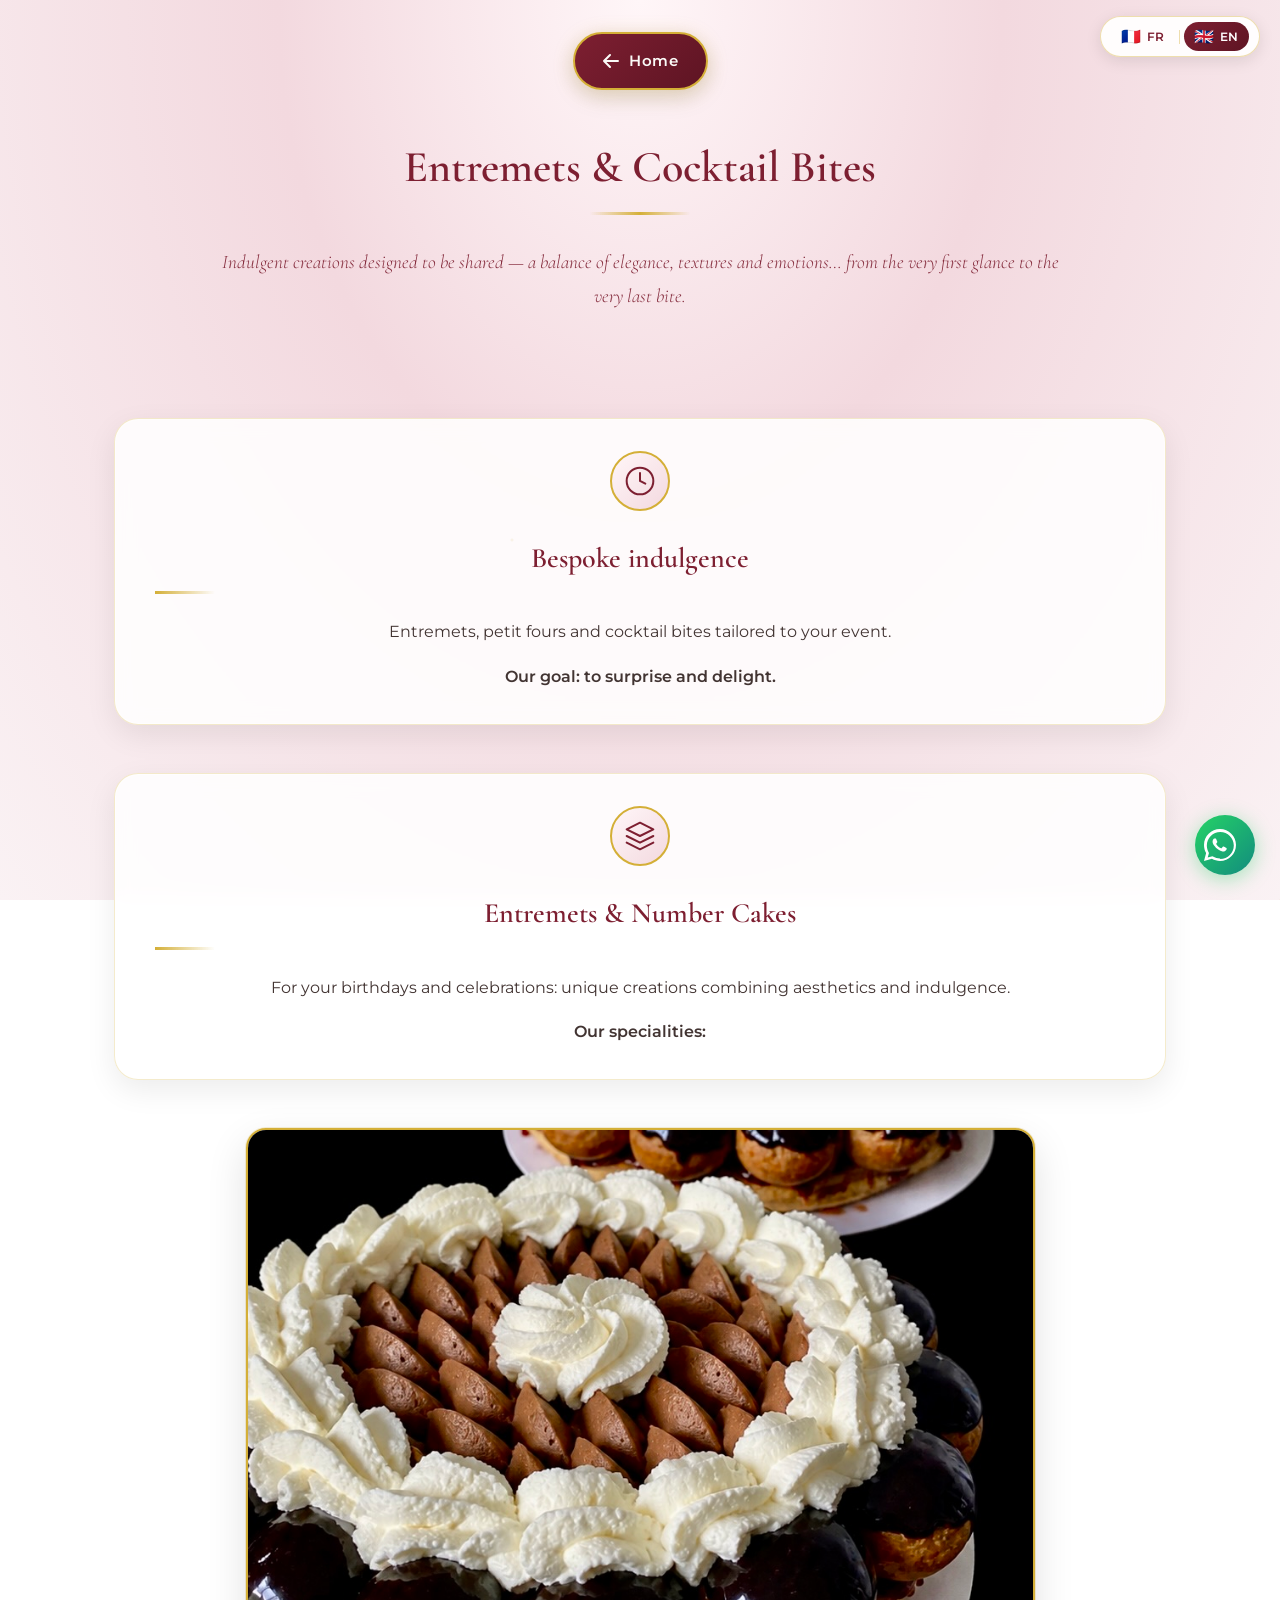
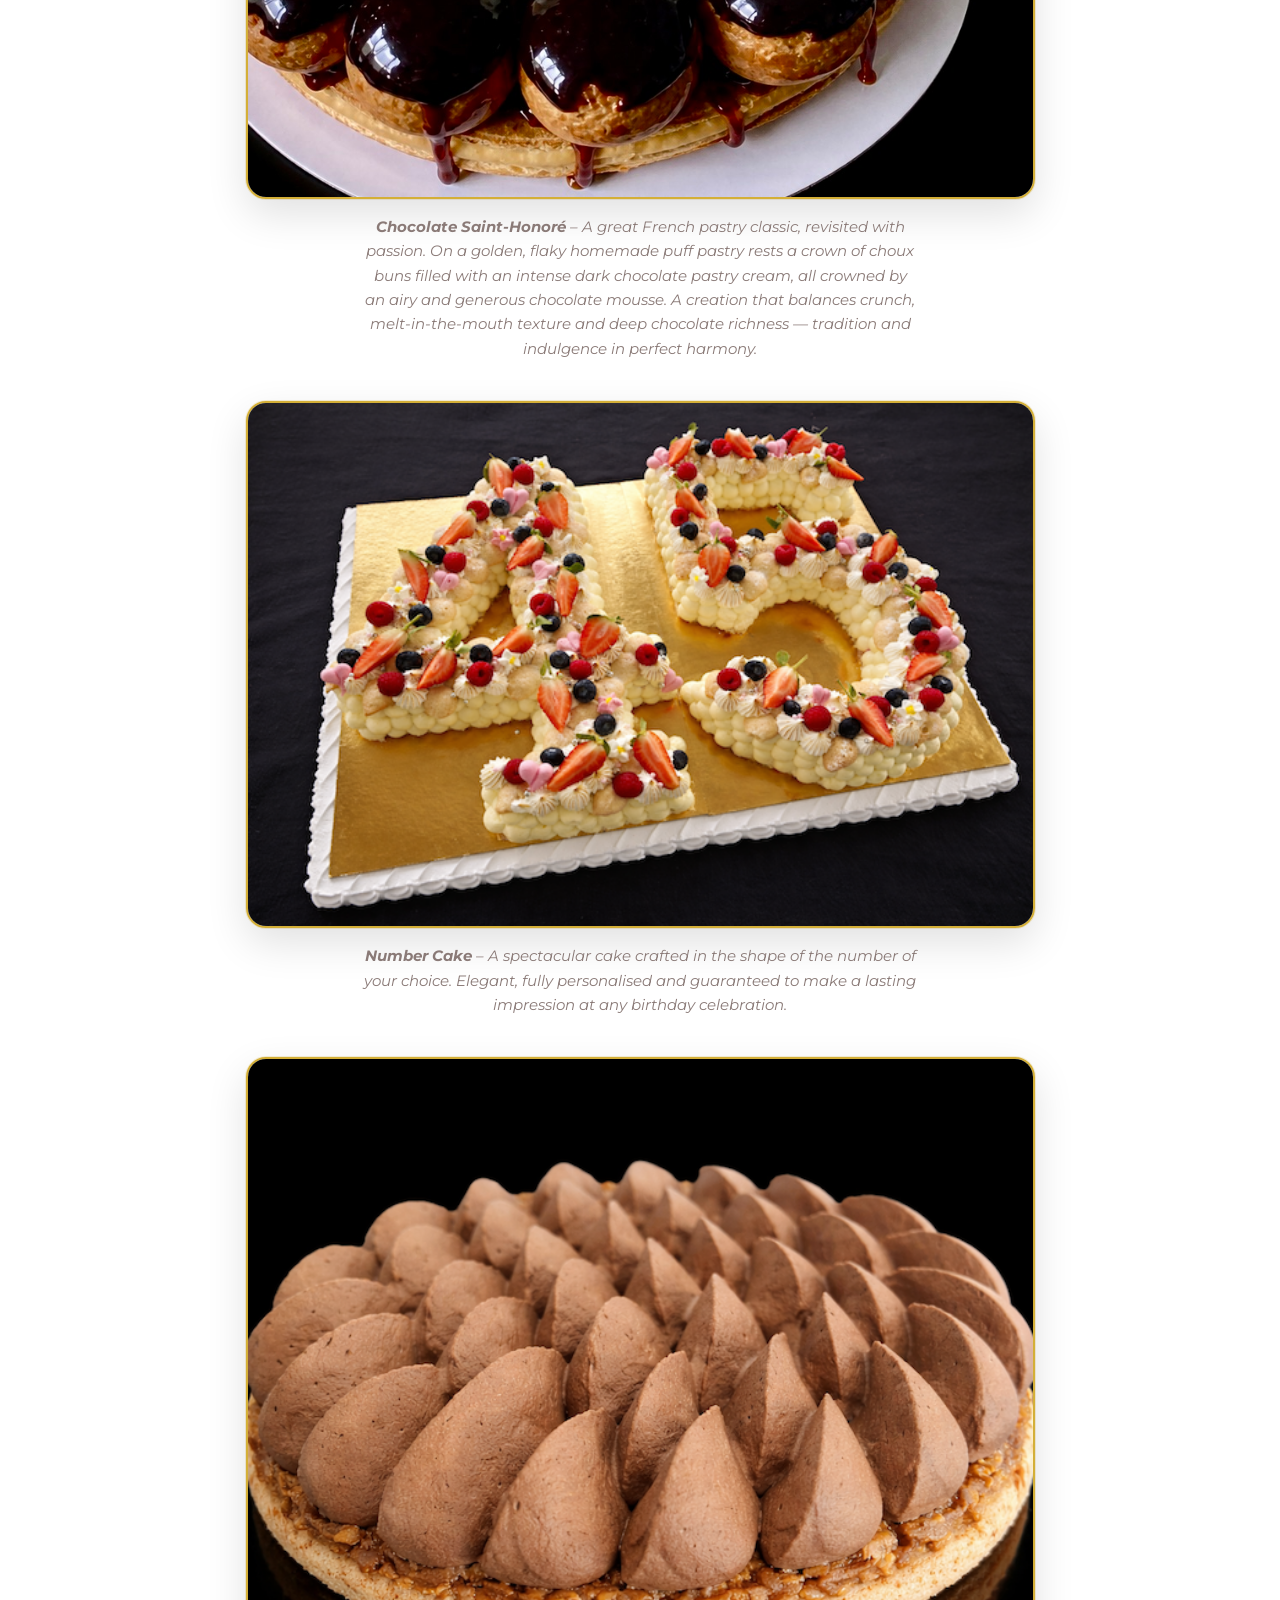
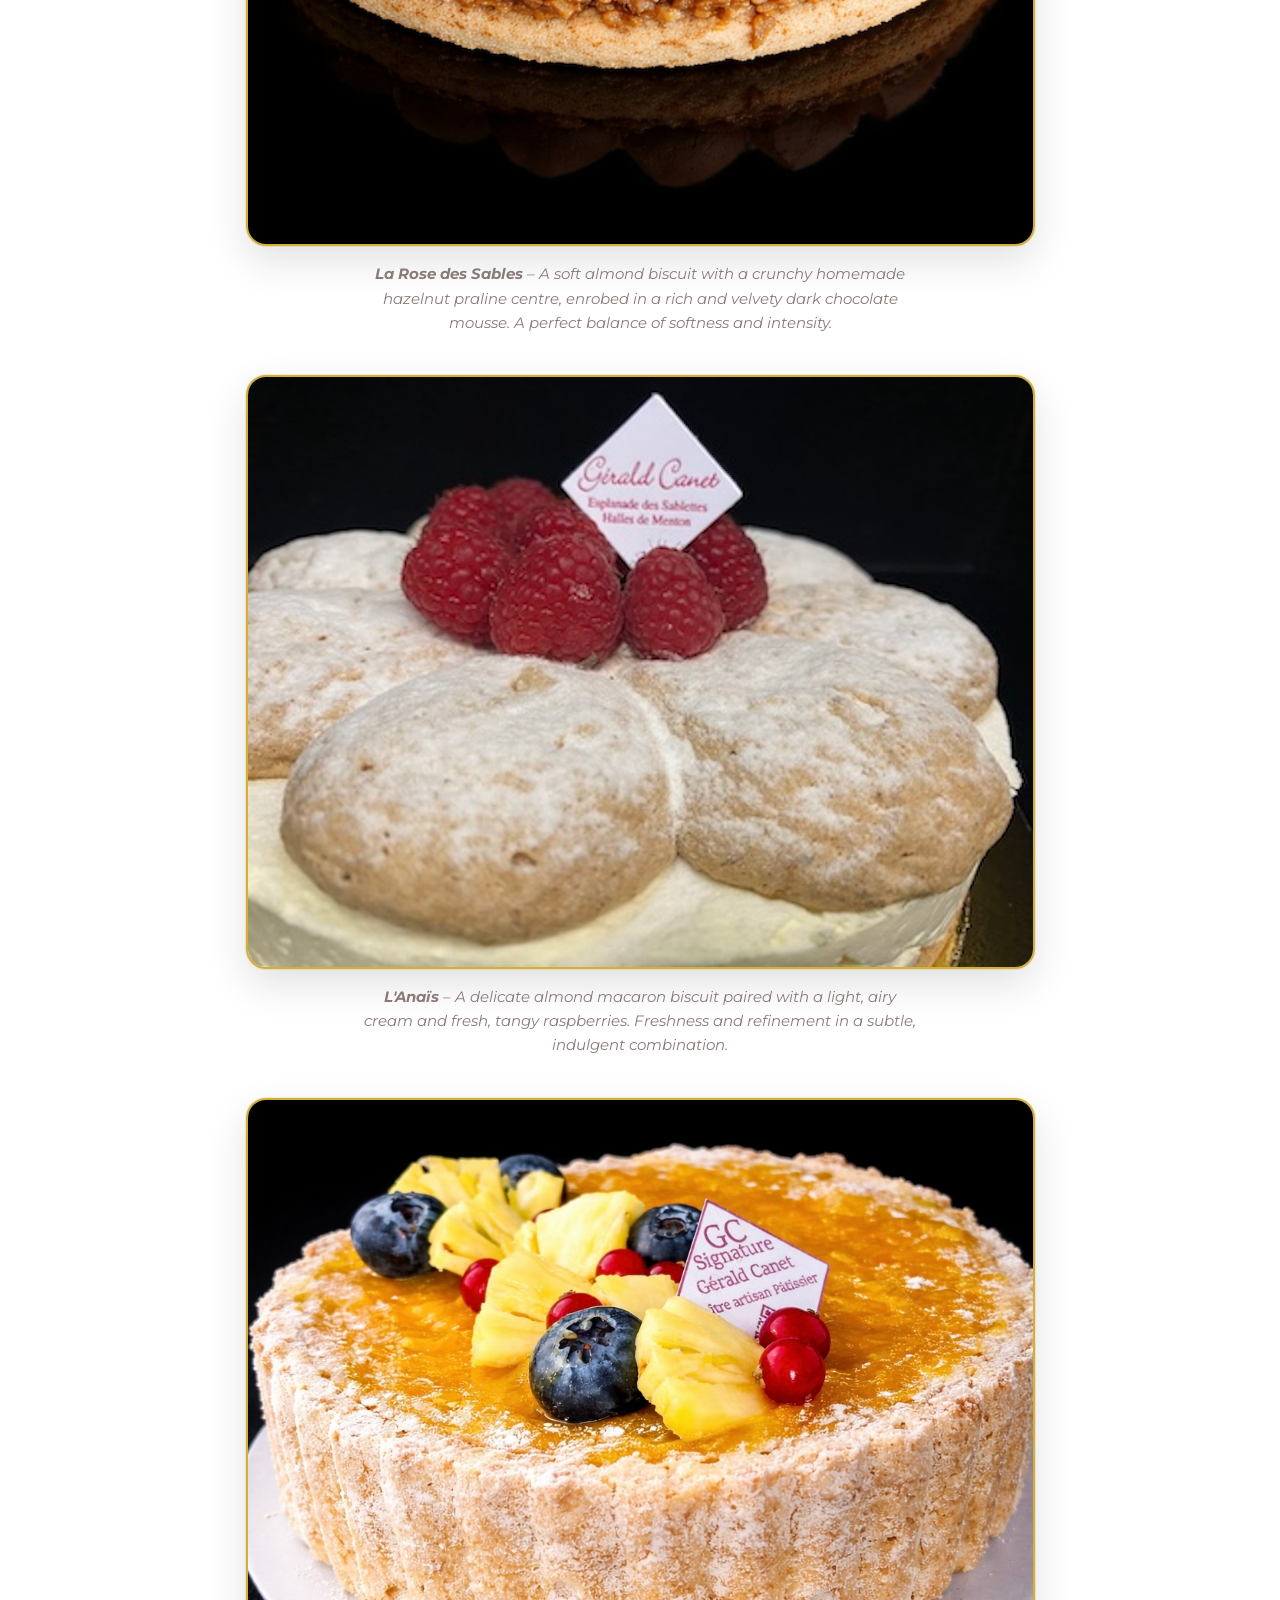
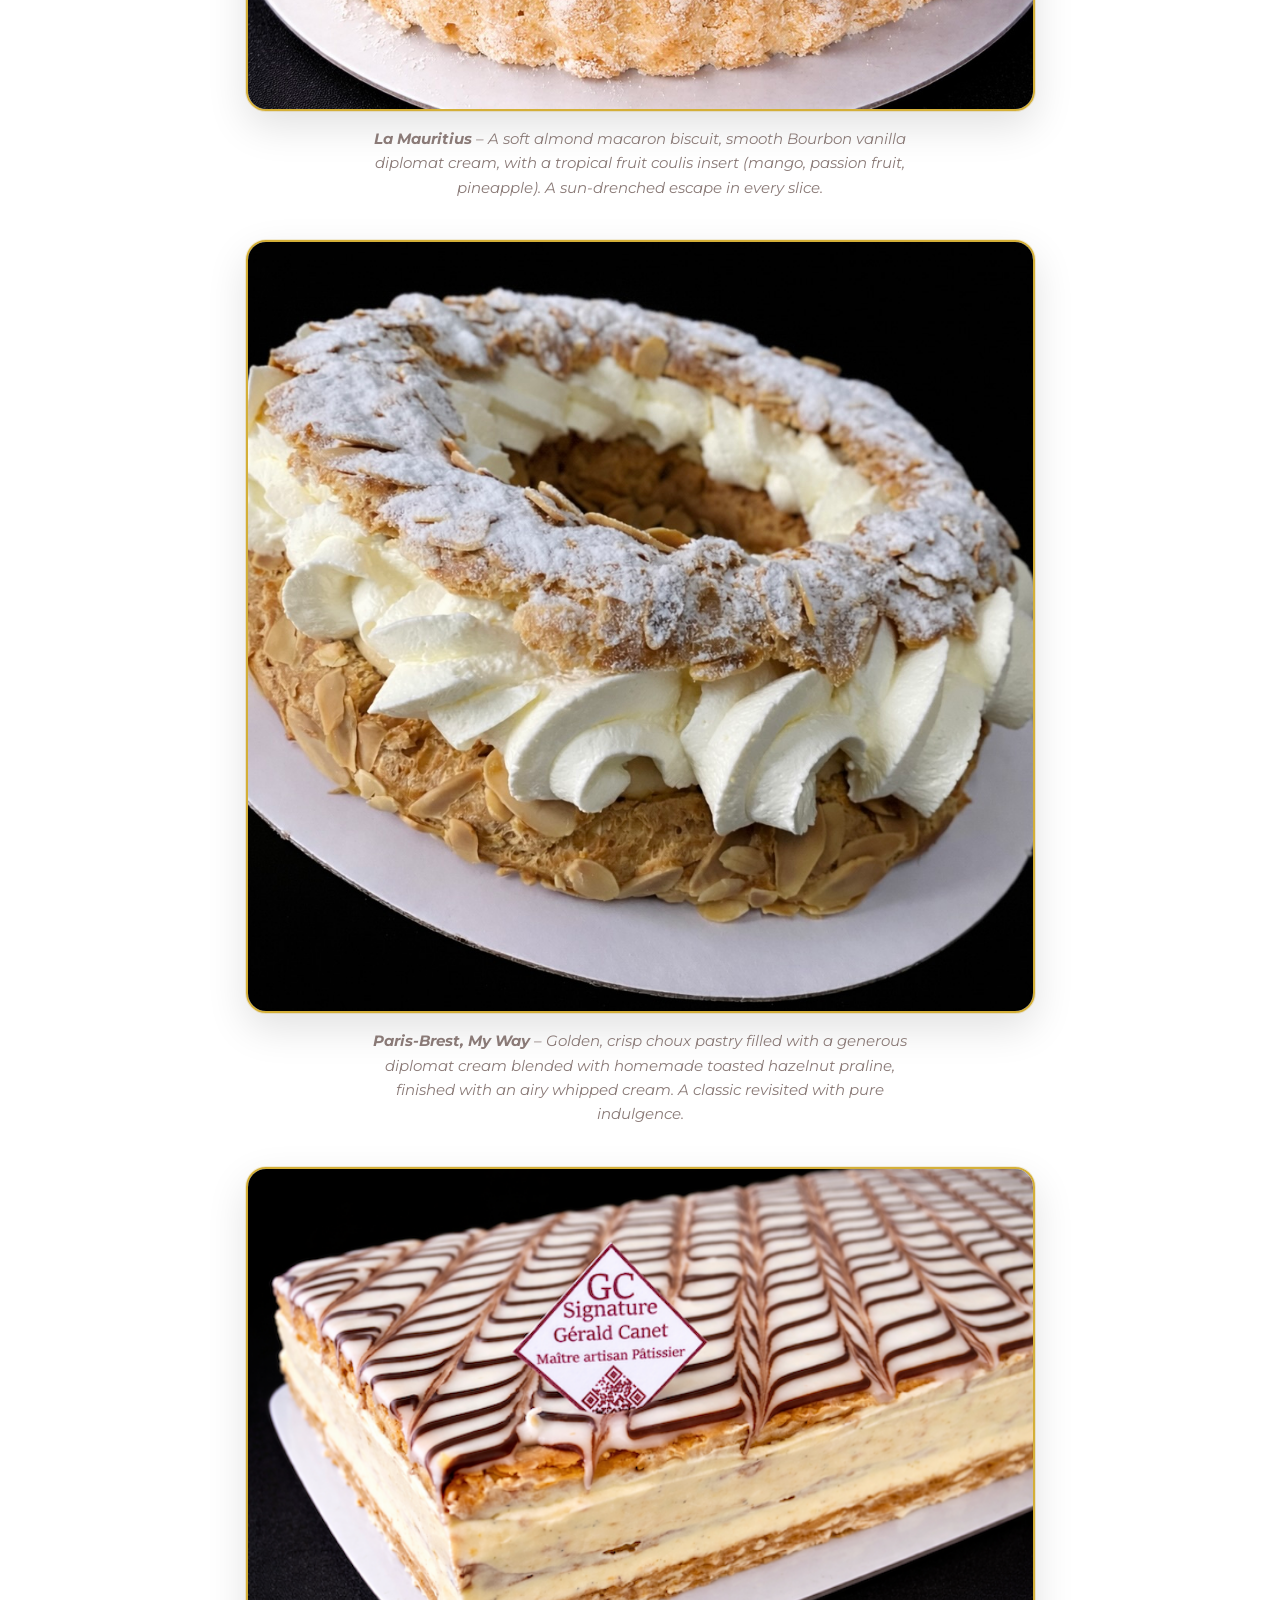
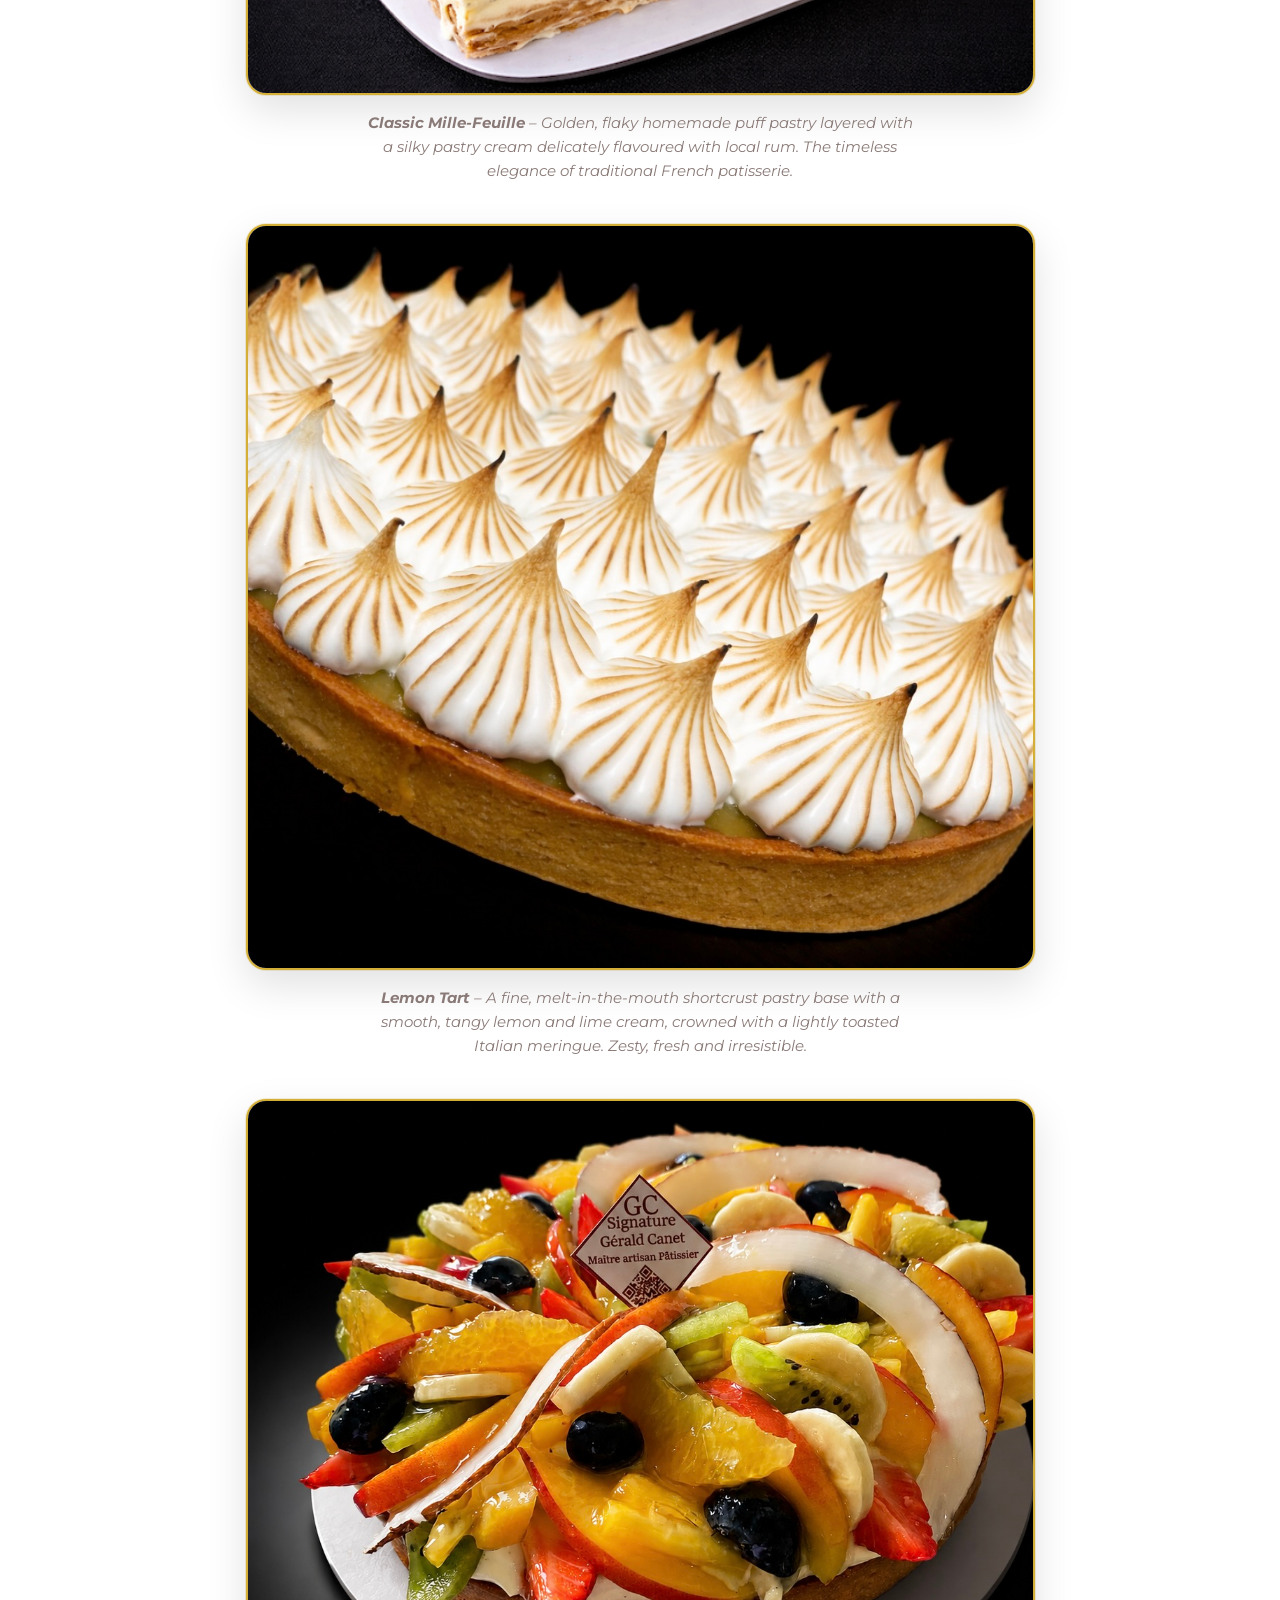
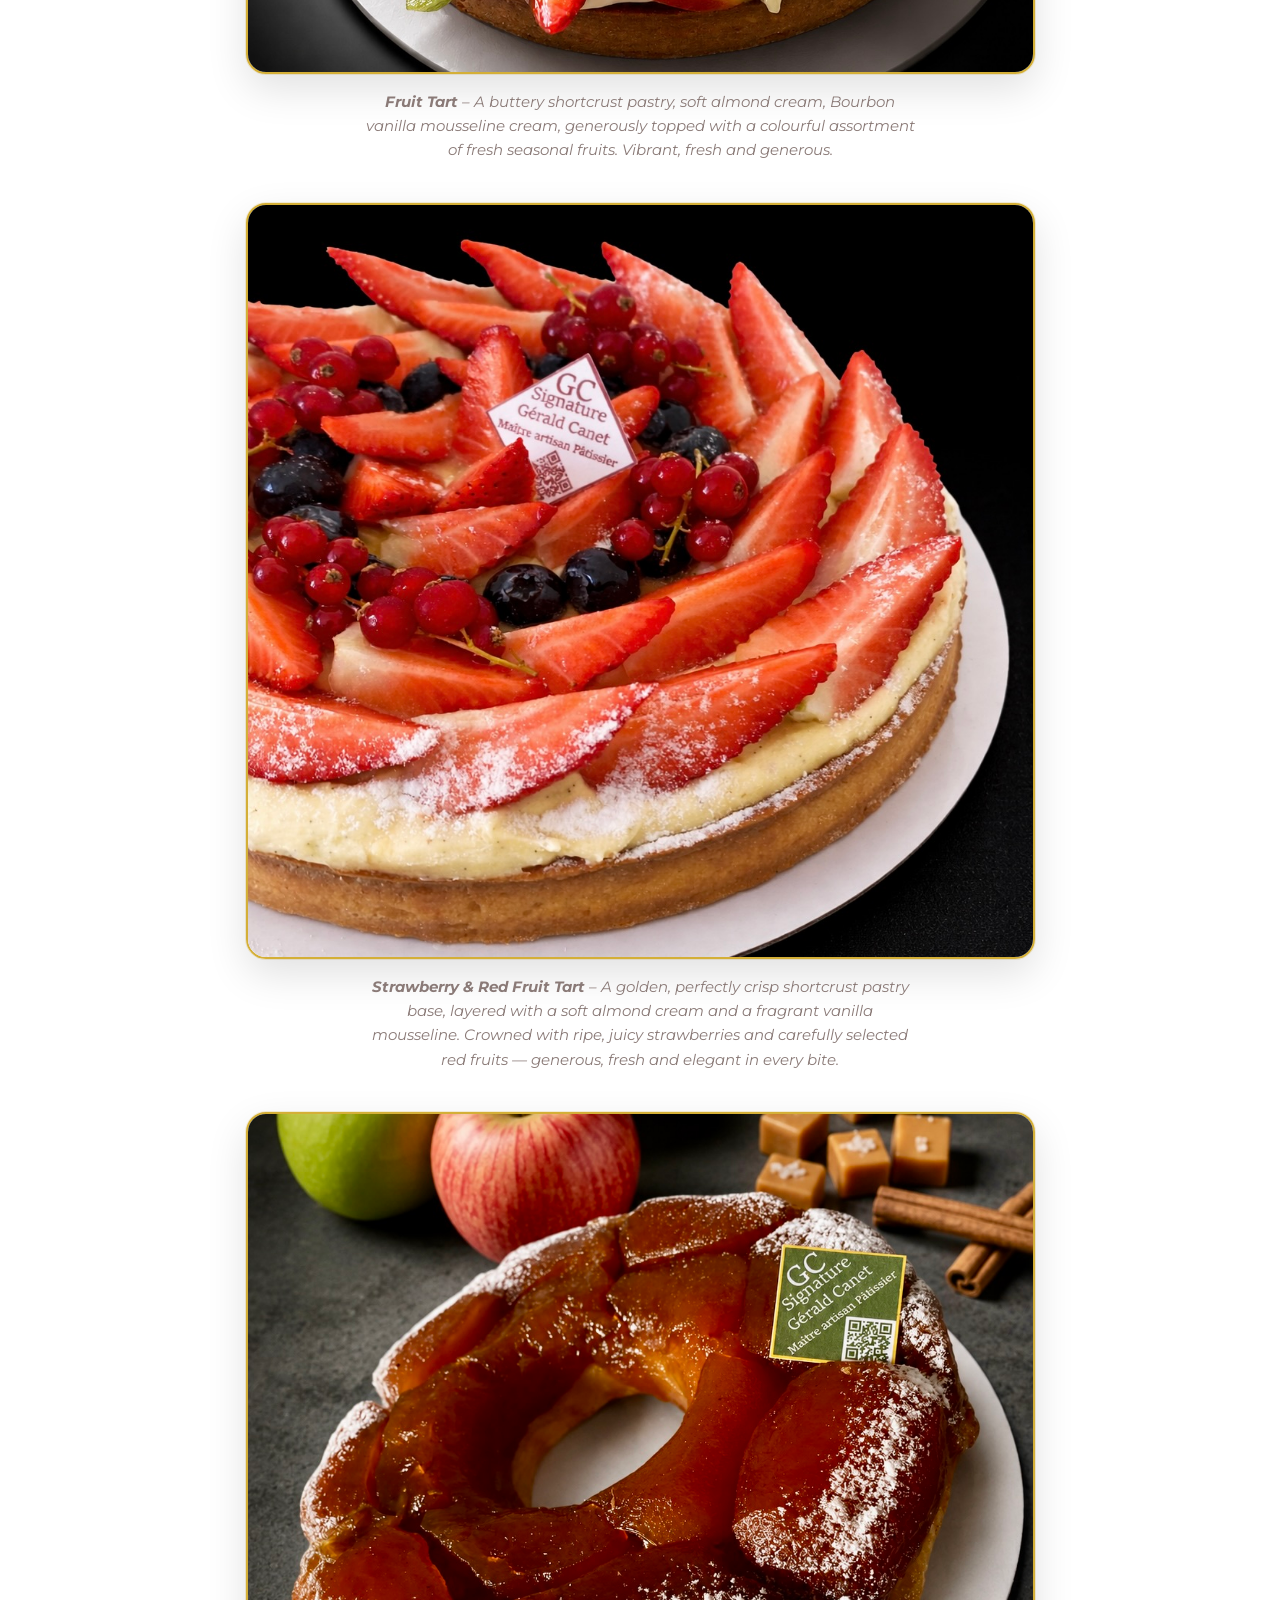
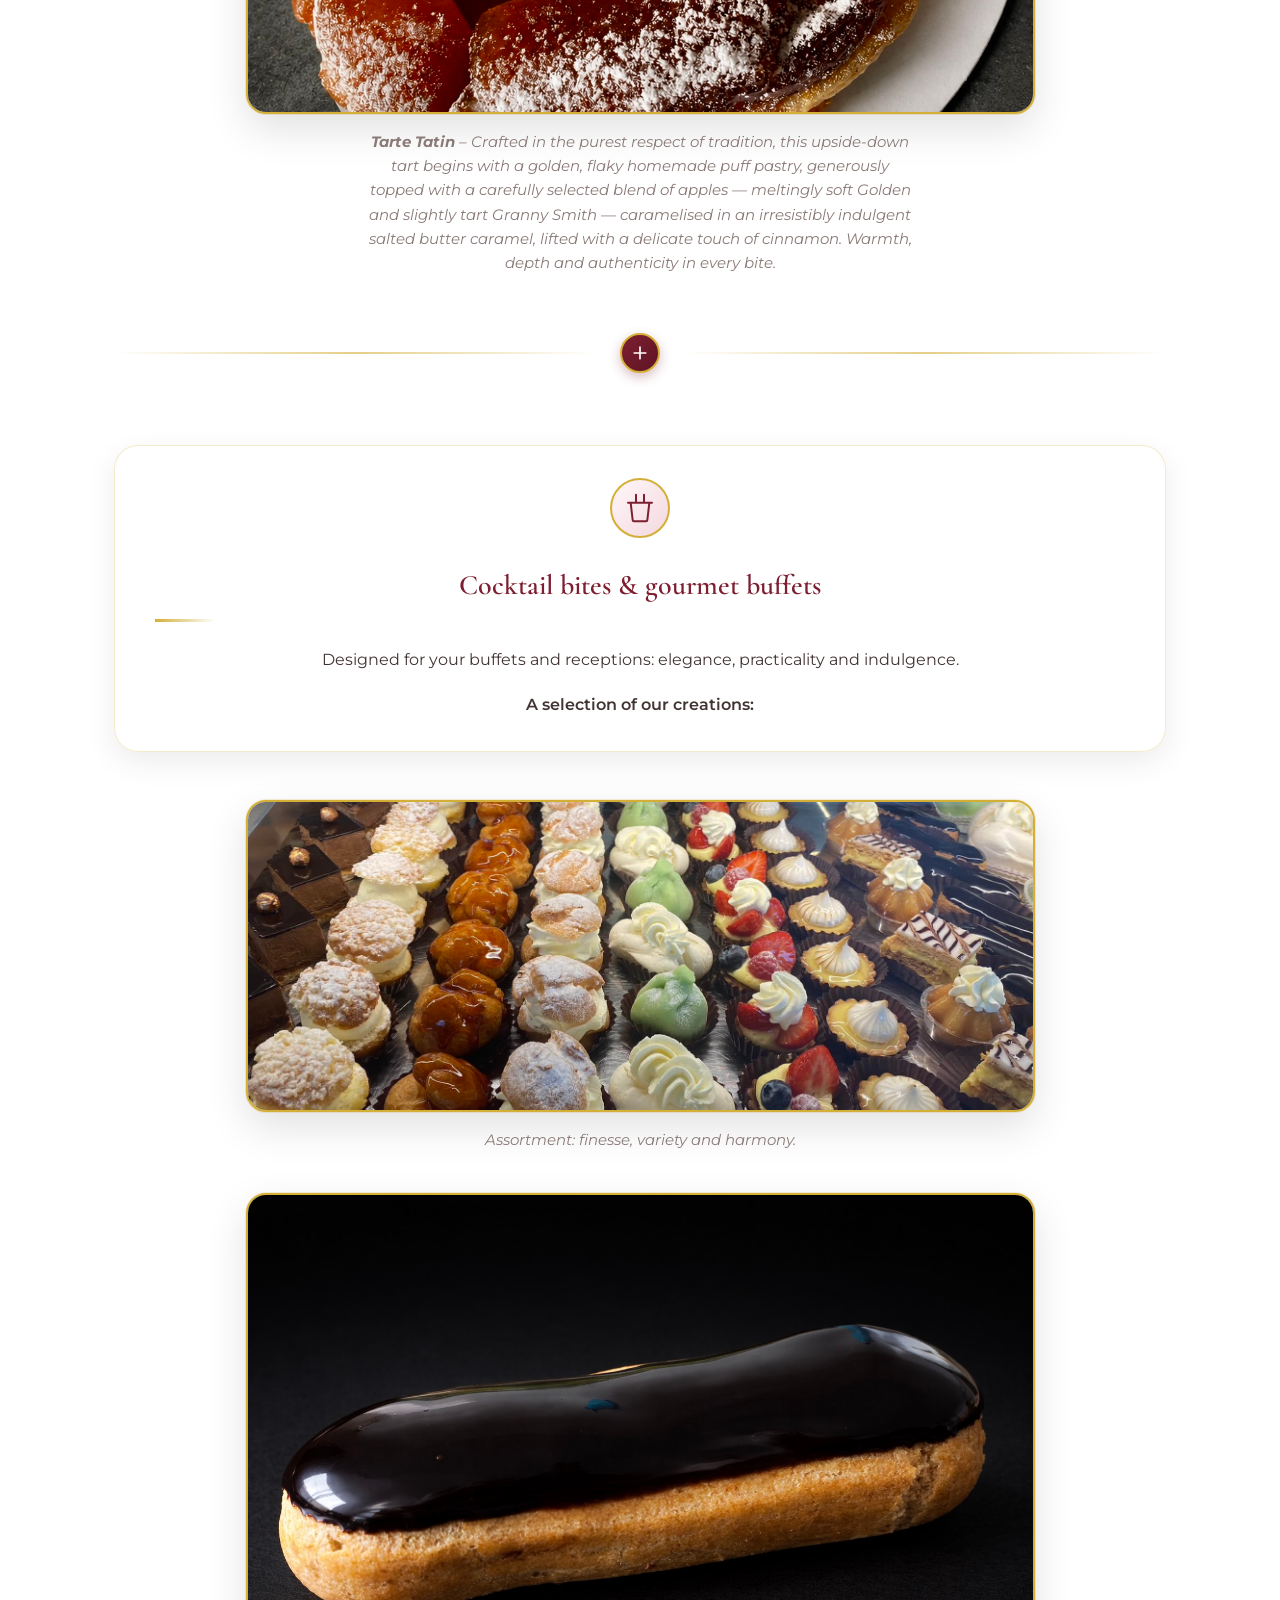
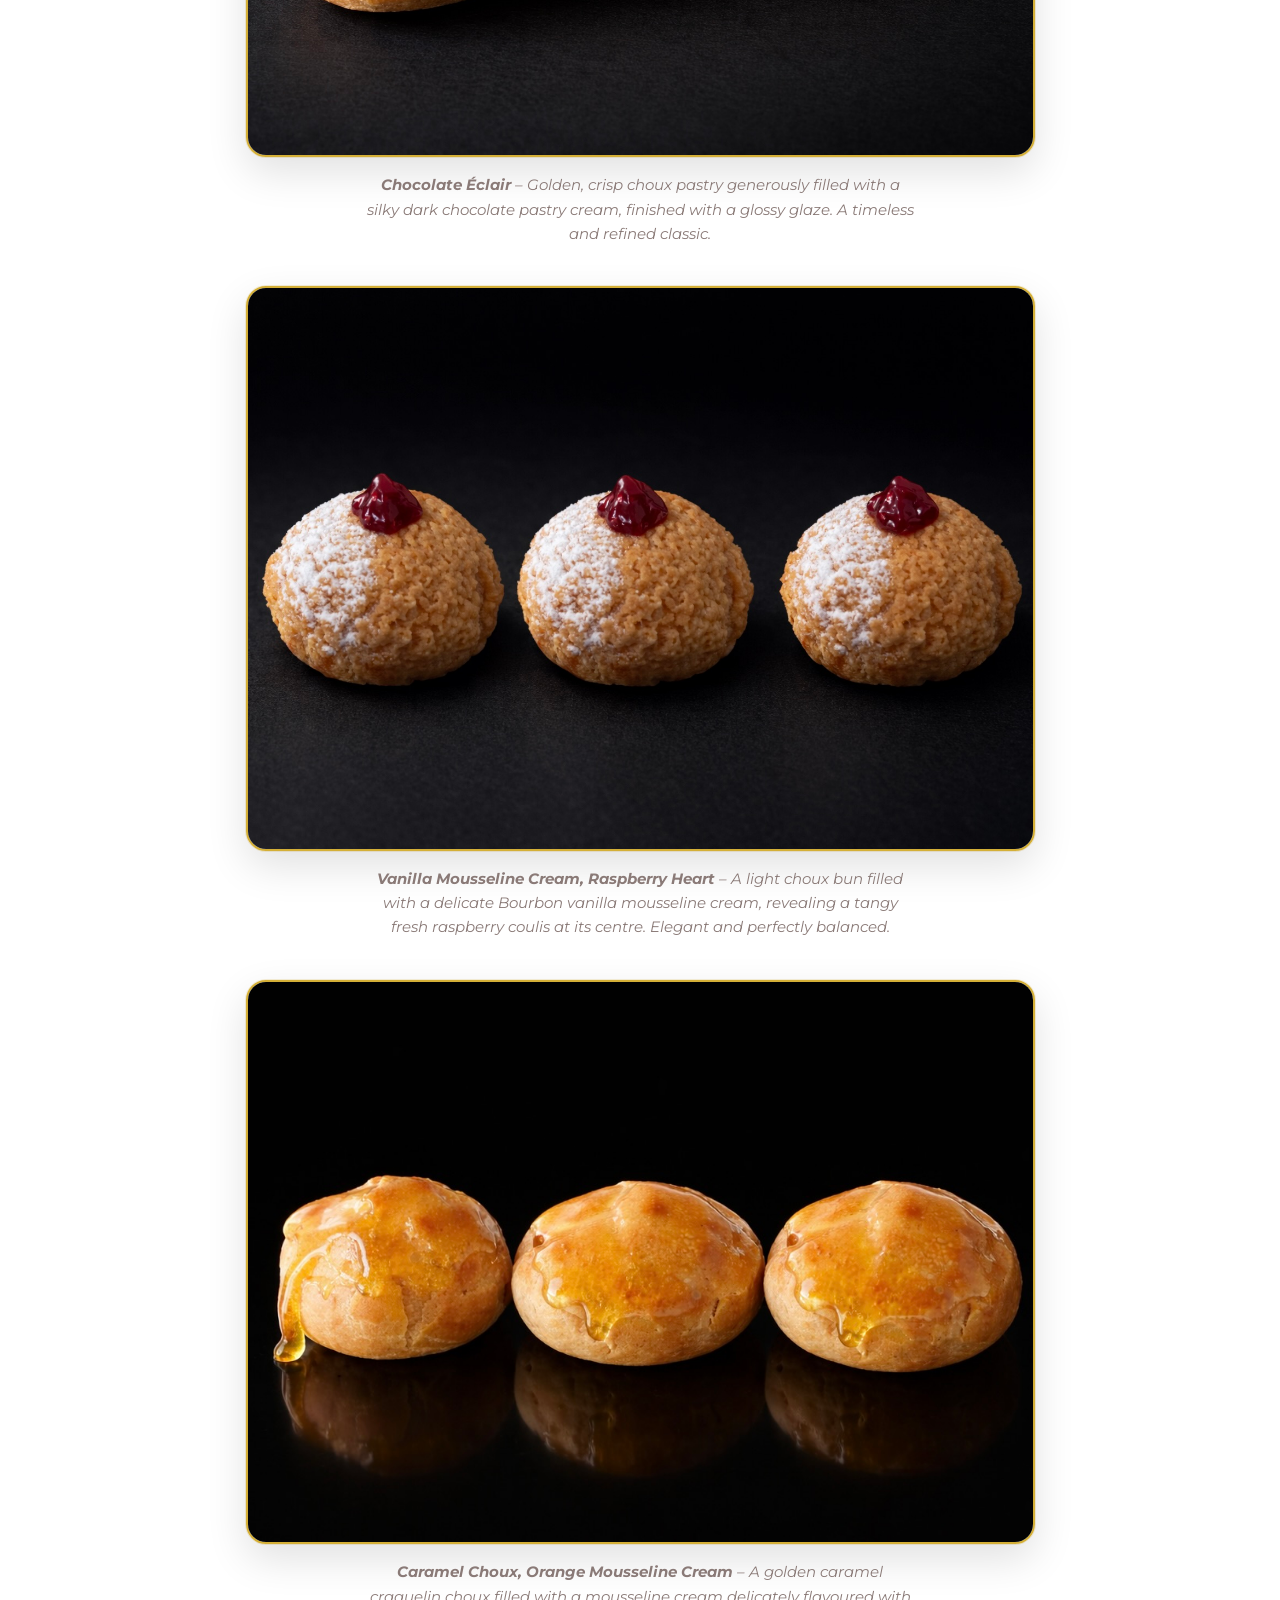
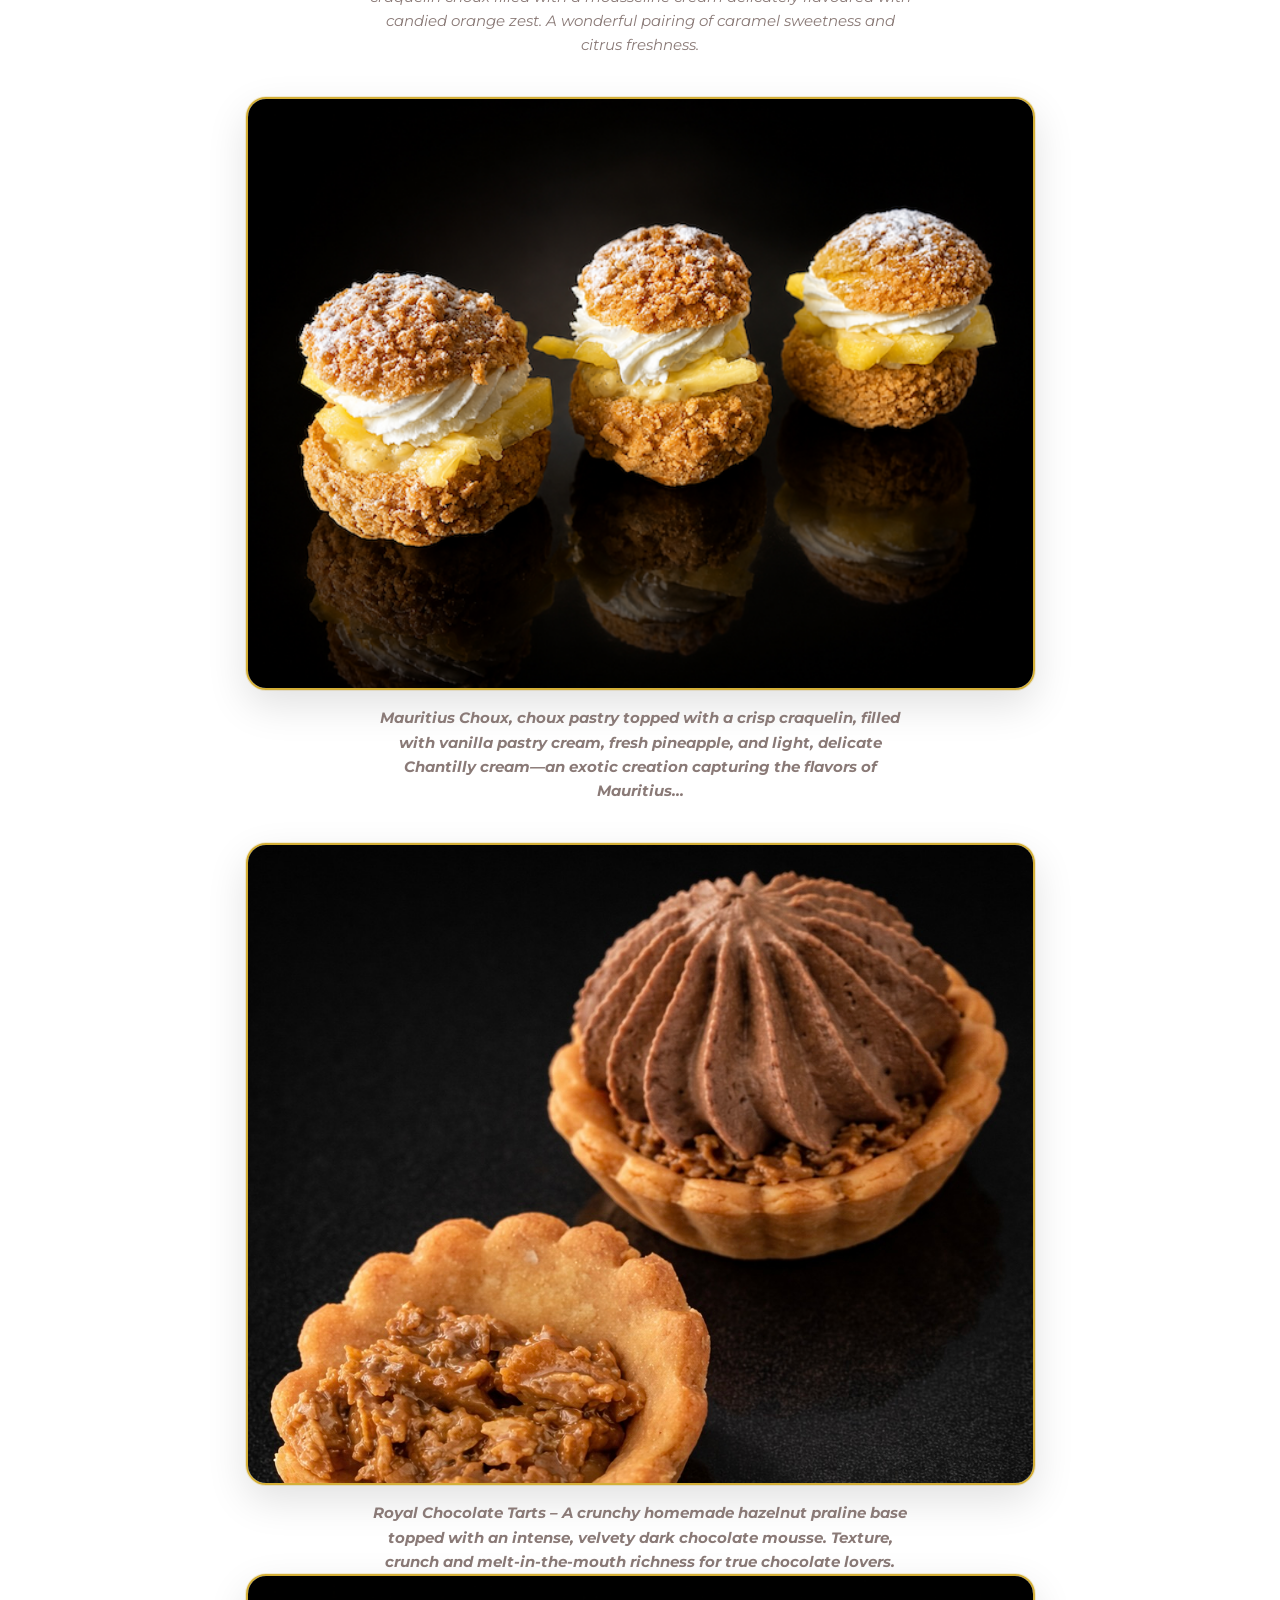
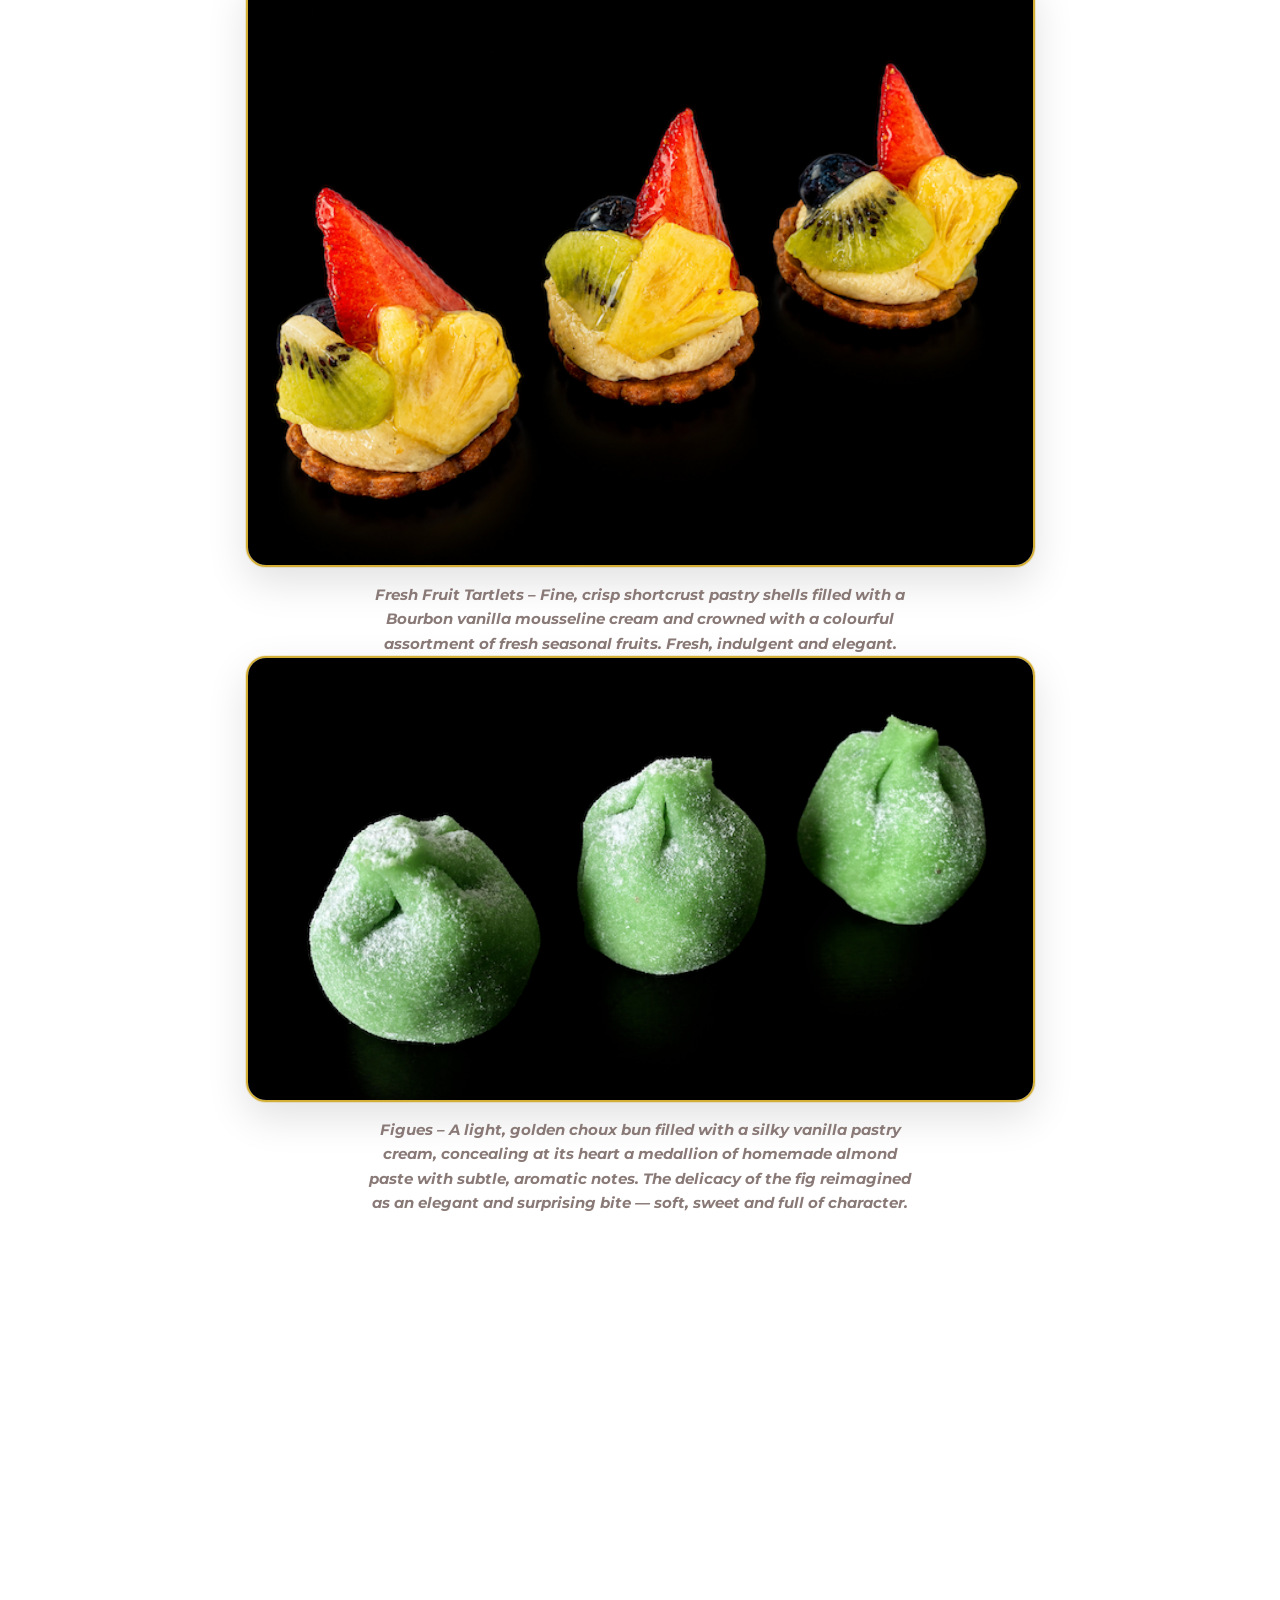
<file: en/entremets-cocktails/index.html>
<!DOCTYPE html>
<html lang="en">
<head>
  <meta charset="UTF-8">
  <title>Entremets & Cocktail Bites – Gérald Canet</title>
  <meta name="viewport" content="width=device-width, initial-scale=1.0">
  <meta name="description" content="Refined entremets and cocktail bites for birthdays, buffets and receptions in Mauritius.">
  <meta name="robots" content="noarchive">
  <meta name="googlebot" content="noarchive">
  <link rel="alternate" hreflang="fr" href="https://gc-signature.com/entremets-cocktails/">
  <link rel="alternate" hreflang="en" href="https://gc-signature.com/en/entremets-cocktails/">

  <link rel="stylesheet" href="../../css/style.css">
  <link rel="preconnect" href="https://fonts.googleapis.com">
  <link rel="preconnect" href="https://fonts.gstatic.com" crossorigin>
  <link href="https://fonts.googleapis.com/css2?family=Cormorant+Garamond:ital,wght@0,300;0,400;0,600;1,300;1,400&family=Montserrat:wght@300;400;500;600;700&display=swap" rel="stylesheet">

  <style>
    :root { --section-gap: 3rem; }
    .pm-page { max-width: 1100px; margin: 0 auto; padding: 0 1.5rem 4rem; }
    .page-top { max-width: 1100px; margin: 0 auto; padding: 2rem 1.5rem 0; text-align: center; }
    .pm-top { text-align: center; padding: 1rem 0 2rem; animation: fadeInUp 0.8s ease-out forwards; }
    .pm-top h1 { font-family: var(--font-display); font-size: 2.75rem; font-weight: 600; color: var(--color-burgundy); margin: 1.5rem 0 1rem; position: relative; display: inline-block; }
    .pm-top h1::after { content: ''; position: absolute; bottom: -10px; left: 50%; transform: translateX(-50%); width: 100px; height: 3px; background: linear-gradient(90deg, transparent, var(--color-gold), transparent); }
    .pm-top p { max-width: 860px; margin: 1.5rem auto; font-family: var(--font-display); font-size: 1.2rem; font-style: italic; font-weight: 300; color: var(--color-burgundy); line-height: 1.8; opacity: 0.92; }
    .pm-textblock { background: rgba(255,255,255,0.85); backdrop-filter: blur(10px); border: 1px solid rgba(212,175,55,0.25); border-radius: 24px; box-shadow: 0 10px 30px rgba(0,0,0,0.08), 0 0 0 1px rgba(255,255,255,0.5) inset; padding: 2rem 2.5rem; margin: var(--section-gap) 0; opacity: 0; transform: translateY(30px); transition: all 0.6s ease-out; }
    .pm-textblock.revealed { opacity: 1; transform: translateY(0); }
    .pm-textblock:hover { border-color: var(--color-gold); box-shadow: 0 15px 40px rgba(0,0,0,0.12), 0 0 0 1px rgba(212,175,55,0.3); }
    .pm-textblock h2 { font-family: var(--font-display); font-size: 1.75rem; font-weight: 600; color: var(--color-burgundy); margin: 0 0 1.5rem; position: relative; padding-bottom: 0.75rem; }
    .pm-textblock h2::after { content: ''; position: absolute; bottom: 0; left: 0; width: 60px; height: 3px; background: linear-gradient(90deg, var(--color-gold), transparent); }
    .pm-textblock p { font-size: 1rem; line-height: 1.8; color: var(--color-dark); margin: 0 0 1rem; opacity: 0.92; }
    .pm-textblock p:last-child { margin-bottom: 0; }
    .pm-strong { font-weight: 600; color: var(--color-burgundy); }
    .pm-nextchapter { margin-top: calc(var(--section-gap) * 1.5); }
    .pm-photos { display: flex; flex-direction: column; gap: 2.5rem; margin: var(--section-gap) 0; }
    .pm-photo { margin: 0; opacity: 0; transform: translateY(30px); transition: all 0.6s ease-out; }
    .pm-photo.revealed { opacity: 1; transform: translateY(0); }
    .pm-photo img { width: 75%; max-width: 800px; height: auto; display: block; margin: 0 auto; border-radius: 20px; border: 2px solid var(--color-gold); box-shadow: 0 15px 40px rgba(0,0,0,0.12), 0 0 0 1px rgba(212,175,55,0.2); transition: all 0.4s ease; }
    .pm-photo:hover img { transform: translateY(-8px) scale(1.02); box-shadow: 0 25px 60px rgba(0,0,0,0.18), 0 0 0 3px var(--color-gold); }
    .pm-caption { padding: 1rem 1.5rem 0; font-size: 0.95rem; font-style: italic; color: var(--color-gray); line-height: 1.6; text-align: center; max-width: 600px; margin: 0 auto; }
    .section-icon { display: inline-flex; align-items: center; justify-content: center; width: 60px; height: 60px; margin: 0 auto 1.5rem; border-radius: 50%; background: linear-gradient(135deg, var(--color-rose-light), var(--color-rose)); border: 2px solid var(--color-gold); color: var(--color-burgundy); }
    .pm-textblock-with-icon { text-align: center; }
    .section-divider { display: flex; align-items: center; gap: 1.5rem; margin: calc(var(--section-gap) * 1.2) 0; opacity: 0; transform: translateY(20px); transition: all 0.6s ease-out; }
    .section-divider.revealed { opacity: 1; transform: translateY(0); }
    .section-divider::before, .section-divider::after { content: ''; flex: 1; height: 2px; background: linear-gradient(90deg, transparent, var(--color-gold) 50%, transparent); opacity: 0.6; }
    .section-divider-icon { width: 40px; height: 40px; border-radius: 50%; background: linear-gradient(135deg, var(--color-burgundy), var(--color-burgundy-dark)); border: 2px solid var(--color-gold); display: flex; align-items: center; justify-content: center; color: white; box-shadow: 0 4px 12px rgba(125,31,49,0.3); }
    @keyframes fadeInUp { from { opacity: 0; transform: translateY(30px); } to { opacity: 1; transform: translateY(0); } }
    .fade-in { animation: fadeInUp 0.8s ease-out forwards; }

    /* ── Language switcher ── */
    .lang-switcher { position: fixed; top: 16px; right: 20px; z-index: 10000; display: flex; align-items: center; gap: 4px; background: rgba(255,255,255,0.92); backdrop-filter: blur(10px); border: 1px solid rgba(212,175,55,0.4); border-radius: 50px; padding: 5px 10px; box-shadow: 0 4px 16px rgba(0,0,0,0.1); }
    .lang-btn { display: inline-flex; align-items: center; gap: 5px; padding: 4px 10px; border-radius: 50px; text-decoration: none; font-family: 'Montserrat', sans-serif; font-size: 0.78rem; font-weight: 600; letter-spacing: 0.05em; color: #7d1f31; transition: all 0.25s ease; border: none; background: transparent; cursor: pointer; }
    .lang-btn:hover { background: rgba(212,175,55,0.15); }
    .lang-btn.active { background: linear-gradient(135deg, #7d1f31, #5e1423); color: white; }
    .lang-btn .flag { font-size: 1rem; line-height: 1; }
    .lang-sep { width: 1px; height: 14px; background: rgba(212,175,55,0.4); }

    @media (max-width: 900px) { :root { --section-gap: 2rem; } .pm-photo img { width: 90%; } .pm-textblock { padding: 1.5rem 1.75rem; } }
    @media (max-width: 768px) { .pm-top h1 { font-size: 2.25rem; } .pm-top p { font-size: 1.05rem; } .pm-textblock h2 { font-size: 1.5rem; } }
    @media (max-width: 600px) { .pm-page { padding: 0 1rem 3rem; } .page-top { padding: 1.5rem 1rem 0; } .pm-top h1 { font-size: 2rem; } .pm-photo img { width: 95%; border-radius: 16px; } .pm-caption { font-size: 0.9rem; padding: 0.75rem 1rem 0; } .section-icon { width: 50px; height: 50px; margin-bottom: 1rem; } .section-divider { gap: 1rem; } .section-divider-icon { width: 35px; height: 35px; } .lang-switcher { top: 10px; right: 10px; padding: 4px 8px; } .lang-btn { font-size: 0.72rem; padding: 3px 8px; } }
  </style>
</head>

<body role="application">

  <!-- Language switcher -->
  <div class="lang-switcher">
    <a href="../../entremets-cocktails/index.html" class="lang-btn"><span class="flag">🇫🇷</span> FR</a>
    <div class="lang-sep"></div>
    <a href="./index.html" class="lang-btn active"><span class="flag">🇬🇧</span> EN</a>
  </div>

  <div class="golden-particles" aria-hidden="true"></div>

  <div class="page-top fade-in">
    <a href="../../en/index.html" class="btn-qsj">
      <svg width="16" height="16" viewBox="0 0 16 16" fill="none">
        <path d="M15 8H1M7 14L1 8l6-6" stroke="currentColor" stroke-width="2" stroke-linecap="round" stroke-linejoin="round"/>
      </svg>
      <span>Home</span>
    </a>
  </div>

  <div class="pm-page">

    <div class="pm-top">
      <h1>Entremets & Cocktail Bites</h1>
      <p>Indulgent creations designed to be shared — a balance of elegance, textures and emotions… from the very first glance to the very last bite.</p>
    </div>

    <div class="pm-textblock pm-textblock-with-icon">
      <div class="section-icon">
        <svg width="32" height="32" viewBox="0 0 24 24" fill="none"><circle cx="12" cy="12" r="10" stroke="currentColor" stroke-width="1.5"/><path d="M12 6v6l4 2" stroke="currentColor" stroke-width="1.5" stroke-linecap="round"/></svg>
      </div>
      <h2>Bespoke indulgence</h2>
      <p>Entremets, petit fours and cocktail bites tailored to your event.</p>
      <p class="pm-strong">Our goal: to surprise and delight.</p>
    </div>

    <!-- ══════════ ENTREMETS ══════════ -->
    <div class="pm-textblock pm-textblock-with-icon">
      <div class="section-icon">
        <svg width="32" height="32" viewBox="0 0 24 24" fill="none"><path d="M12 2L2 7l10 5 10-5-10-5z" stroke="currentColor" stroke-width="1.5" stroke-linecap="round" stroke-linejoin="round"/><path d="M2 17l10 5 10-5M2 12l10 5 10-5" stroke="currentColor" stroke-width="1.5" stroke-linecap="round" stroke-linejoin="round"/></svg>
      </div>
      <h2>Entremets & Number Cakes</h2>
      <p>For your birthdays and celebrations: unique creations combining aesthetics and indulgence.</p>
      <p class="pm-strong">Our specialities:</p>
    </div>

    <div class="pm-photos">

      <div class="pm-photo">
        <img src="../../images/saint-honore-chocolat.jpg" alt="Chocolate Saint-Honoré" loading="lazy">
        <div class="pm-caption">
          <strong>Chocolate Saint-Honoré</strong> – A great French pastry classic, revisited with passion. On a golden, flaky homemade puff pastry rests a crown of choux buns filled with an intense dark chocolate pastry cream, all crowned by an airy and generous chocolate mousse. A creation that balances crunch, melt-in-the-mouth texture and deep chocolate richness — tradition and indulgence in perfect harmony.
        </div>
      </div>

      <div class="pm-photo">
        <img src="../../images/number-cake.jpg" alt="Personalised Number Cake" loading="lazy">
        <div class="pm-caption">
          <strong>Number Cake</strong> – A spectacular cake crafted in the shape of the number of your choice. Elegant, fully personalised and guaranteed to make a lasting impression at any birthday celebration.
        </div>
      </div>

      <div class="pm-photo">
        <img src="../../images/rose-des-sablest.jpg" alt="La Rose des Sables" loading="lazy">
        <div class="pm-caption">
          <strong>La Rose des Sables</strong> – A soft almond biscuit with a crunchy homemade hazelnut praline centre, enrobed in a rich and velvety dark chocolate mousse. A perfect balance of softness and intensity.
        </div>
      </div>

      <div class="pm-photo">
        <img src="../../images/anais-framboise.jpg" alt="L'Anaïs" loading="lazy">
        <div class="pm-caption">
          <strong>L'Anaïs</strong> – A delicate almond macaron biscuit paired with a light, airy cream and fresh, tangy raspberries. Freshness and refinement in a subtle, indulgent combination.
        </div>
      </div>

      <div class="pm-photo">
        <img src="../../images/mauritiust.jpg" alt="La Mauritius" loading="lazy">
        <div class="pm-caption">
          <strong>La Mauritius</strong> – A soft almond macaron biscuit, smooth Bourbon vanilla diplomat cream, with a tropical fruit coulis insert (mango, passion fruit, pineapple). A sun-drenched escape in every slice.
        </div>
      </div>

      <div class="pm-photo">
        <img src="../../images/paris-brestt.jpg" alt="Paris-Brest revisited" loading="lazy">
        <div class="pm-caption">
          <strong>Paris-Brest, My Way</strong> – Golden, crisp choux pastry filled with a generous diplomat cream blended with homemade toasted hazelnut praline, finished with an airy whipped cream. A classic revisited with pure indulgence.
        </div>
      </div>

      <div class="pm-photo">
        <img src="../../images/mille-feuilles.jpg" alt="Classic Mille-Feuille" loading="lazy">
        <div class="pm-caption">
          <strong>Classic Mille-Feuille</strong> – Golden, flaky homemade puff pastry layered with a silky pastry cream delicately flavoured with local rum. The timeless elegance of traditional French patisserie.
        </div>
      </div>

      <div class="pm-photo">
        <img src="../../images/tarte-citrons.jpg" alt="Lemon Meringue Tart" loading="lazy">
        <div class="pm-caption">
          <strong>Lemon Tart</strong> – A fine, melt-in-the-mouth shortcrust pastry base with a smooth, tangy lemon and lime cream, crowned with a lightly toasted Italian meringue. Zesty, fresh and irresistible.
        </div>
      </div>

      <div class="pm-photo">
        <img src="../../images/tarte-fruitst.jpg" alt="Fresh Fruit Tart" loading="lazy">
        <div class="pm-caption">
          <strong>Fruit Tart</strong> – A buttery shortcrust pastry, soft almond cream, Bourbon vanilla mousseline cream, generously topped with a colourful assortment of fresh seasonal fruits. Vibrant, fresh and generous.
        </div>
      </div>

      <div class="pm-photo">
        <img src="../../images/tarte-fraises.jpg" alt="Strawberry and Red Fruit Tart" loading="lazy">
        <div class="pm-caption">
          <strong>Strawberry & Red Fruit Tart</strong> – A golden, perfectly crisp shortcrust pastry base, layered with a soft almond cream and a fragrant vanilla mousseline. Crowned with ripe, juicy strawberries and carefully selected red fruits — generous, fresh and elegant in every bite.
        </div>
      </div>

      <!-- ✨ Tarte Tatin -->
      <div class="pm-photo">
        <img src="../../images/tarte-tatin.jpg" alt="Tarte Tatin" loading="lazy">
        <div class="pm-caption">
          <strong>Tarte Tatin</strong> – Crafted in the purest respect of tradition, this upside-down tart begins with a golden, flaky homemade puff pastry, generously topped with a carefully selected blend of apples — meltingly soft Golden and slightly tart Granny Smith — caramelised in an irresistibly indulgent salted butter caramel, lifted with a delicate touch of cinnamon. Warmth, depth and authenticity in every bite.
        </div>
      </div>

    </div>

    <!-- Divider -->
    <div class="section-divider">
      <div class="section-divider-icon">
        <svg width="20" height="20" viewBox="0 0 24 24" fill="none"><path d="M12 5v14M5 12h14" stroke="currentColor" stroke-width="2" stroke-linecap="round"/></svg>
      </div>
    </div>

    <!-- ══════════ COCKTAIL BITES ══════════ -->
    <div class="pm-textblock pm-textblock-with-icon pm-nextchapter">
      <div class="section-icon">
        <svg width="32" height="32" viewBox="0 0 24 24" fill="none"><path d="M9 2v6h6V2M3 8h18M5 8l1.5 13a1 1 0 0 0 1 1h9a1 1 0 0 0 1-1L19 8" stroke="currentColor" stroke-width="1.5" stroke-linecap="round" stroke-linejoin="round"/></svg>
      </div>
      <h2>Cocktail bites & gourmet buffets</h2>
      <p>Designed for your buffets and receptions: elegance, practicality and indulgence.</p>
      <p class="pm-strong">A selection of our creations:</p>
    </div>

    <div class="pm-photos">

      <div class="pm-photo">
        <img src="../../images/cocktail-1.jpg" alt="Assortment of sweet bites" loading="lazy">
        <div class="pm-caption">Assortment: finesse, variety and harmony.</div>
      </div>

      <div class="pm-photo">
        <img src="../../images/cocktail-eclair-chocolat.jpg" alt="Chocolate Éclair" loading="lazy">
        <div class="pm-caption">
          <strong>Chocolate Éclair</strong> – Golden, crisp choux pastry generously filled with a silky dark chocolate pastry cream, finished with a glossy glaze. A timeless and refined classic.
        </div>
      </div>

      <div class="pm-photo">
        <img src="../../images/cocktail-choux-vanille-framboise.jpg" alt="Vanilla mousseline cream, raspberry heart" loading="lazy">
        <div class="pm-caption">
          <strong>Vanilla Mousseline Cream, Raspberry Heart</strong> – A light choux bun filled with a delicate Bourbon vanilla mousseline cream, revealing a tangy fresh raspberry coulis at its centre. Elegant and perfectly balanced.
        </div>
      </div>

      <div class="pm-photo">
        <img src="../../images/cocktail-choux-caramel.jpg" alt="Caramel choux, orange mousseline cream" loading="lazy">
        <div class="pm-caption">
          <strong>Caramel Choux, Orange Mousseline Cream</strong> – A golden caramel craquelin choux filled with a mousseline cream delicately flavoured with candied orange zest. A wonderful pairing of caramel sweetness and citrus freshness.
        </div>
      </div>

      <div class="pm-photo">
        <img src="../../images/cocktail-choux-vanille-ananas.jpg" alt="Chantilly and chestnut cream choux" loading="lazy">
        <div class="pm-caption">
          <strong>Mauritius Choux, choux pastry topped with a crisp craquelin, filled with vanilla pastry cream, fresh pineapple, and light, delicate Chantilly cream—an exotic creation capturing the flavors of Mauritius...
        </div>
      </div>

      <div class="pm-photo">
        <img src="../../images/cocktail-tartelettes-royal-chocolat.jpg" alt="Royal chocolate tarts" loading="lazy">
        <div class="pm-caption">
          <strong>Royal Chocolate Tarts</strong> – A crunchy homemade hazelnut praline base topped with an intense, velvety dark chocolate mousse. Texture, crunch and melt-in-the-mouth richness for true chocolate lovers.
        </div>
      </div>

      <div class="pm-photo">
        <img src="../../images/cocktail-tartelettes-fruits.jpg" alt="Fresh fruit tartlets" loading="lazy">
        <div class="pm-caption">
          <strong>Fresh Fruit Tartlets</strong> – Fine, crisp shortcrust pastry shells filled with a Bourbon vanilla mousseline cream and crowned with a colourful assortment of fresh seasonal fruits. Fresh, indulgent and elegant.
        </div>
      </div>

      <div class="pm-photo">
        <img src="../../images/cocktail-figues.jpg" alt="Figues – choux with almond paste" loading="lazy">
        <div class="pm-caption">
          <strong>Figues</strong> – A light, golden choux bun filled with a silky vanilla pastry cream, concealing at its heart a medallion of homemade almond paste with subtle, aromatic notes. The delicacy of the fig reimagined as an elegant and surprising bite — soft, sweet and full of character.
        </div>
      </div>

      <div class="pm-photo">
        <img src="../../images/cocktail-tartelettes-citron.jpg" alt="Lemon meringue tartlets" loading="lazy">
        <div class="pm-caption">
          <strong>Lemon Meringue Tartlets</strong> – A fine, crisp shortcrust pastry shell filled with a bright, tangy lemon cream with clean, vivid citrus notes. Crowned with a pearl-white Italian meringue, lightly caramelised with a blowtorch, it adds a gentle sweetness and roundness in perfect counterpoint. Freshness, elegance and balance in a single bite.
        </div>
      </div>

    </div>

    <!-- Back button -->
    <div class="page-top" style="margin-top: 3rem;">
      <div class="cta-qsj cta-qsj--global">
        <span class="cta-line"></span>
        <a href="../../en/index.html" class="btn-qsj">
          <svg width="16" height="16" viewBox="0 0 16 16" fill="none">
            <path d="M15 8H1M7 14L1 8l6-6" stroke="currentColor" stroke-width="2" stroke-linecap="round" stroke-linejoin="round"/>
          </svg>
          <span>Back to home</span>
        </a>
        <span class="cta-line"></span>
      </div>
    </div>

  </div>

  <a href="https://wa.me/23055020109?text=Hello,%20I%20would%20like%20to%20get%20a%20quote%20for%20a%20pastry%20creation." class="whatsapp-float" target="_blank" rel="noopener noreferrer" aria-label="Contact us on WhatsApp">
    <svg viewBox="0 0 32 32" fill="currentColor"><path d="M16 0c-8.837 0-16 7.163-16 16 0 2.825.737 5.607 2.137 8.048l-2.137 7.952 7.933-2.127c2.42 1.37 5.173 2.127 8.067 2.127 8.837 0 16-7.163 16-16s-7.163-16-16-16zM16 29.467c-2.482 0-4.908-.646-7.07-1.87l-.507-.292-4.713 1.262 1.262-4.669-.292-.508c-1.207-2.1-1.847-4.507-1.847-6.924 0-7.435 6.050-13.485 13.485-13.485s13.485 6.050 13.485 13.485c0 7.435-6.050 13.485-13.485 13.485zM21.960 18.735c-.347-.174-2.051-1.012-2.369-1.128-.318-.116-.549-.174-.780.174s-.897 1.128-1.099 1.360c-.202.231-.405.260-.751.087-.347-.174-1.464-.540-2.788-1.721-1.031-.919-1.727-2.054-1.929-2.401-.202-.347-.022-.535.152-.708.156-.155.347-.405.520-.607.174-.202.231-.347.347-.578.116-.231.058-.433-.029-.607s-.780-1.88-1.070-2.574c-.282-.676-.567-.584-.780-.595-.202-.010-.433-.012-.665-.012s-.607.087-.925.433c-.318.347-1.213 1.186-1.213 2.892s1.242 3.355 1.416 3.587c.174.231 2.445 3.733 5.922 5.235.827.357 1.473.571 1.977.731.831.263 1.586.226 2.183.137.666-.099 2.051-.839 2.340-1.649.289-.810.289-1.504.202-1.649s-.318-.231-.665-.405z"/></svg>
    <span class="whatsapp-text">WhatsApp Quote</span>
  </a>

  <script>
    document.addEventListener('DOMContentLoaded', () => {
      const observer = new IntersectionObserver((entries) => {
        entries.forEach((entry, index) => {
          if (entry.isIntersecting) {
            setTimeout(() => { entry.target.classList.add('revealed'); }, index * 100);
            observer.unobserve(entry.target);
          }
        });
      }, { threshold: 0.15, rootMargin: '0px 0px -50px 0px' });
      document.querySelectorAll('.pm-textblock, .pm-photo, .section-divider').forEach(el => observer.observe(el));
    });
  </script>
</body>
</html>
</file>
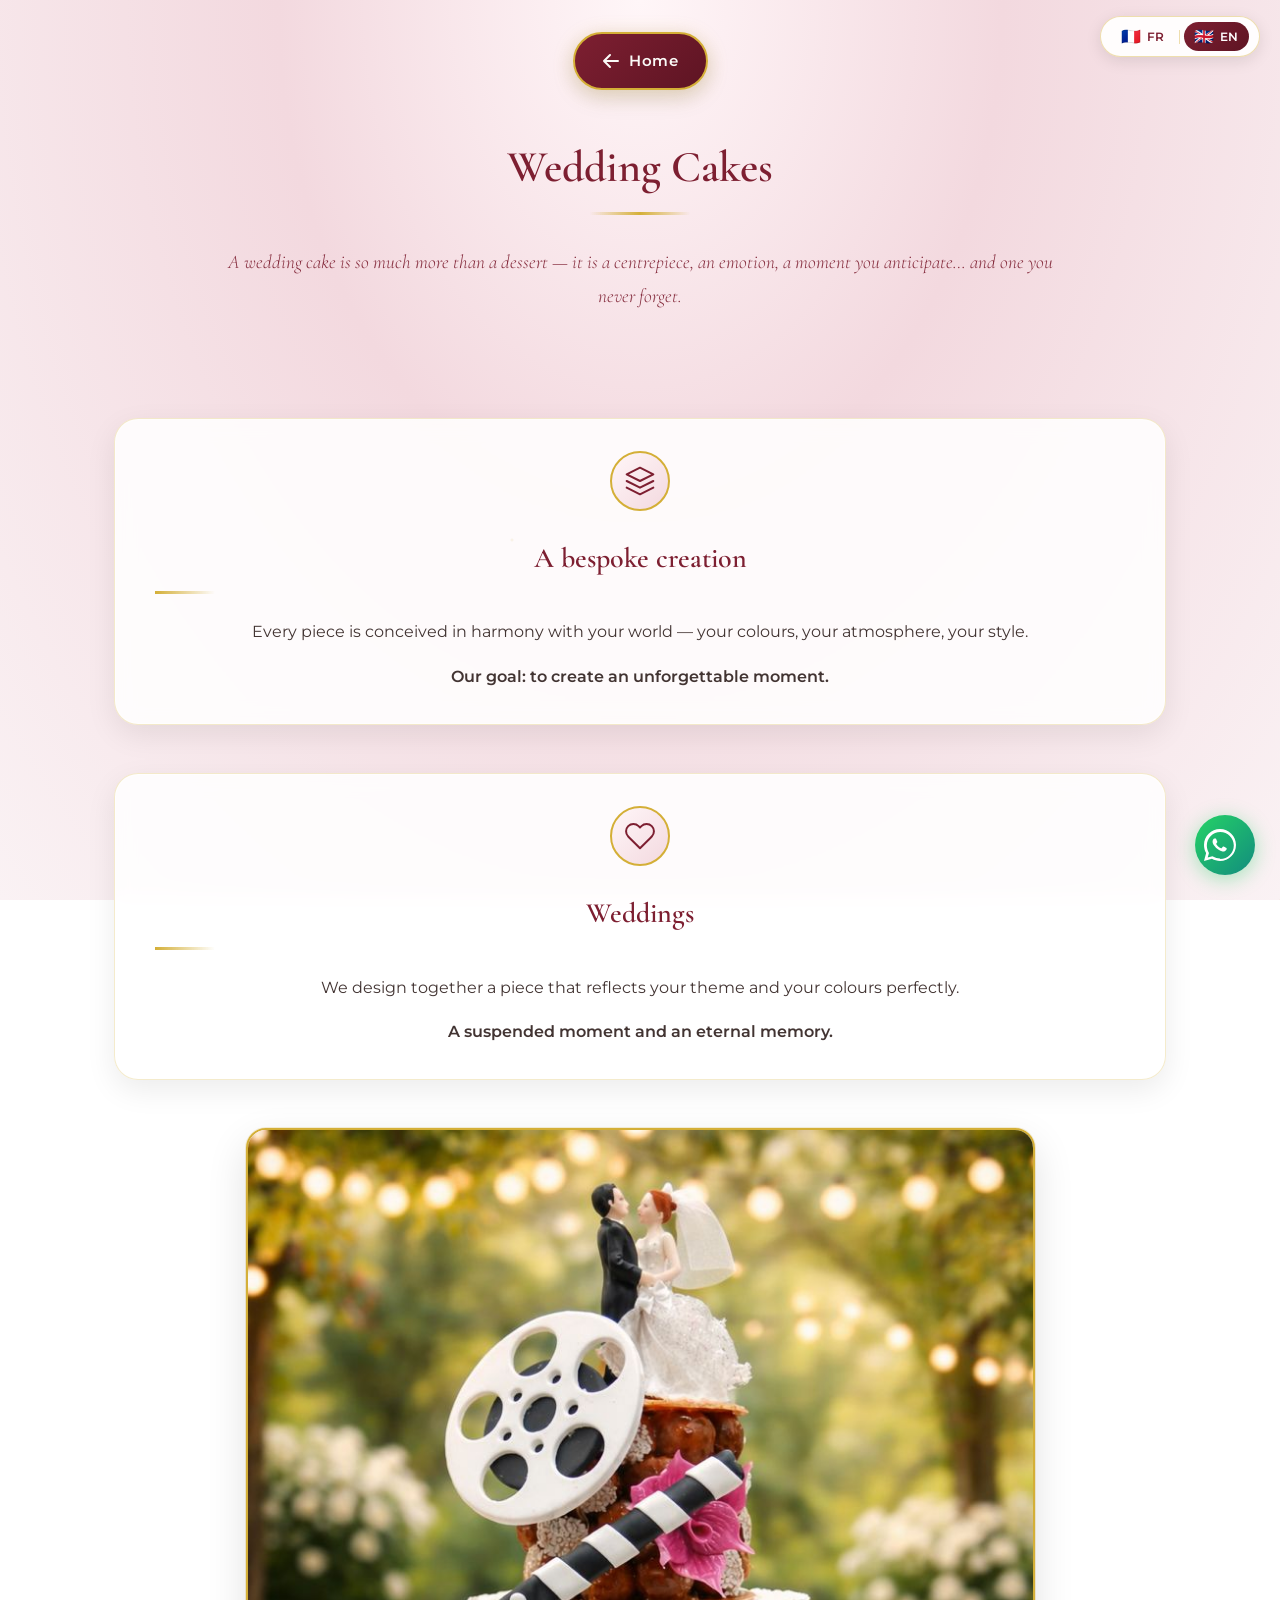
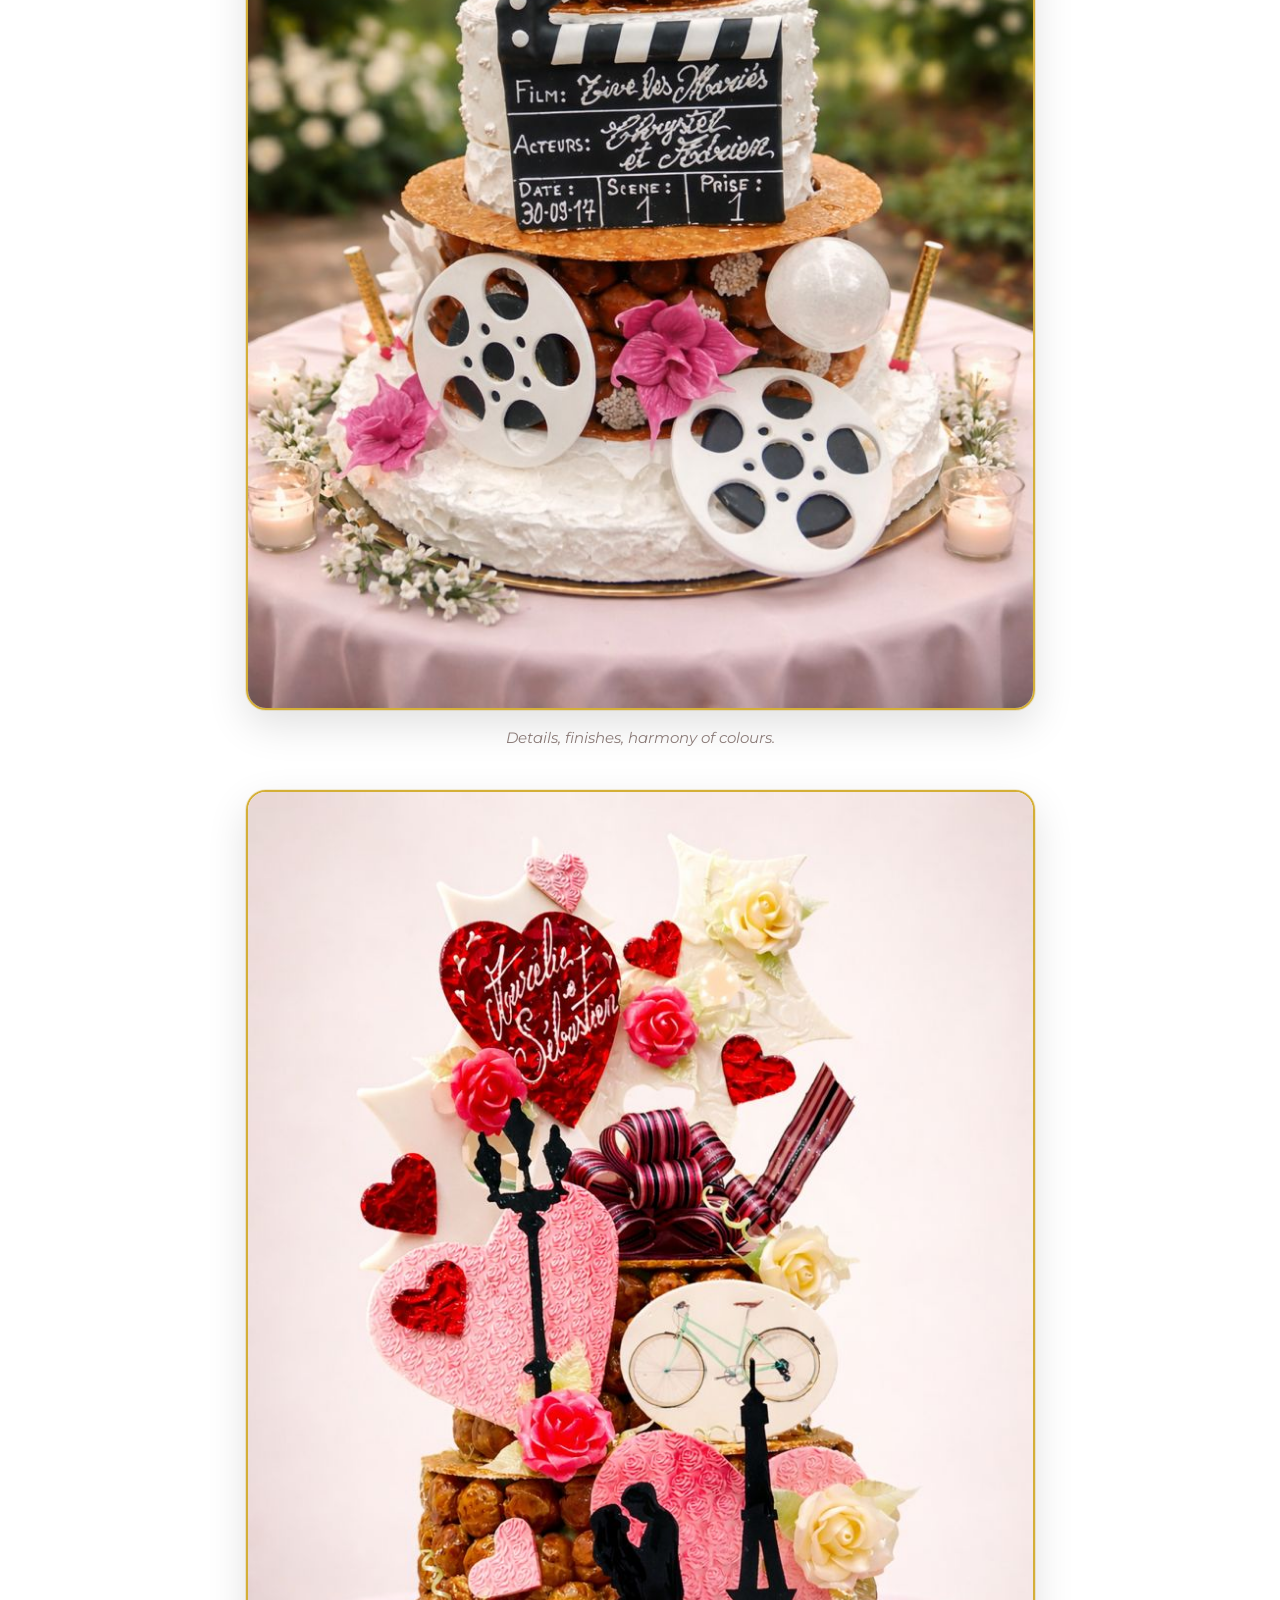
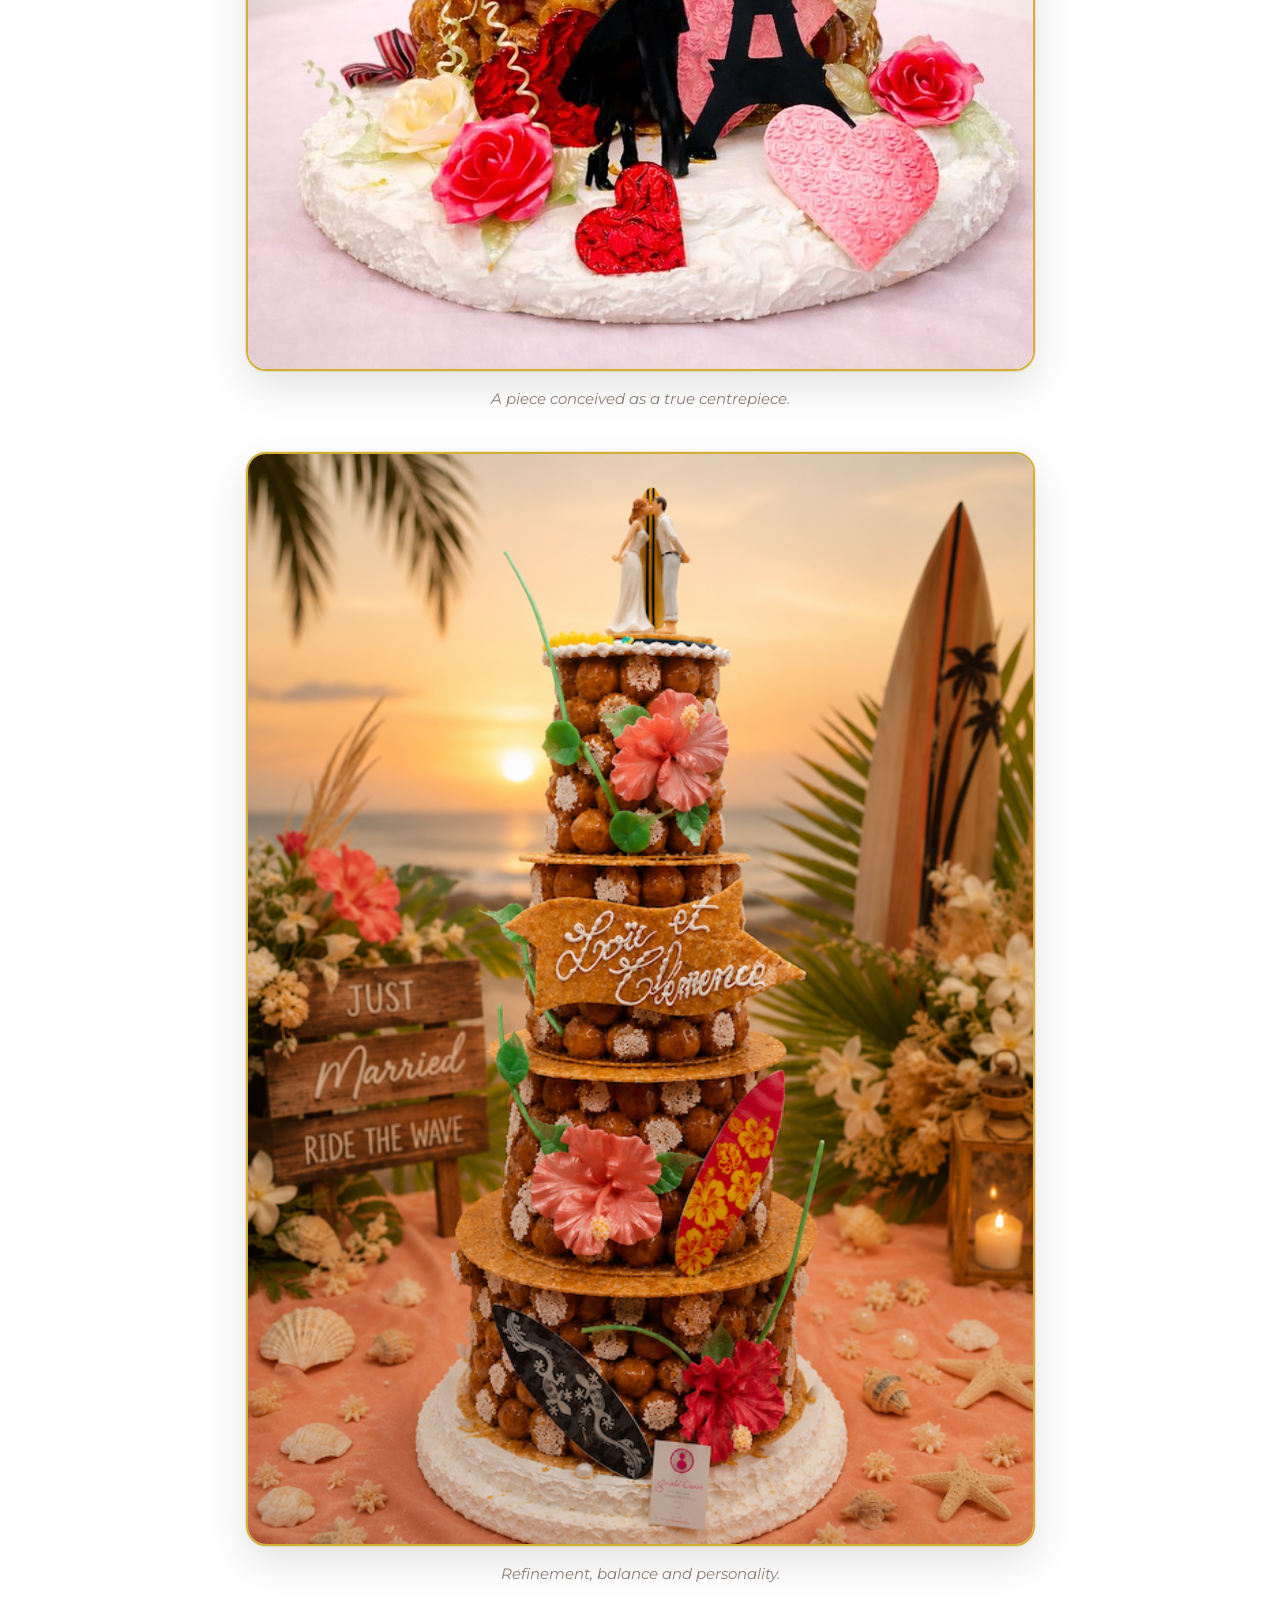
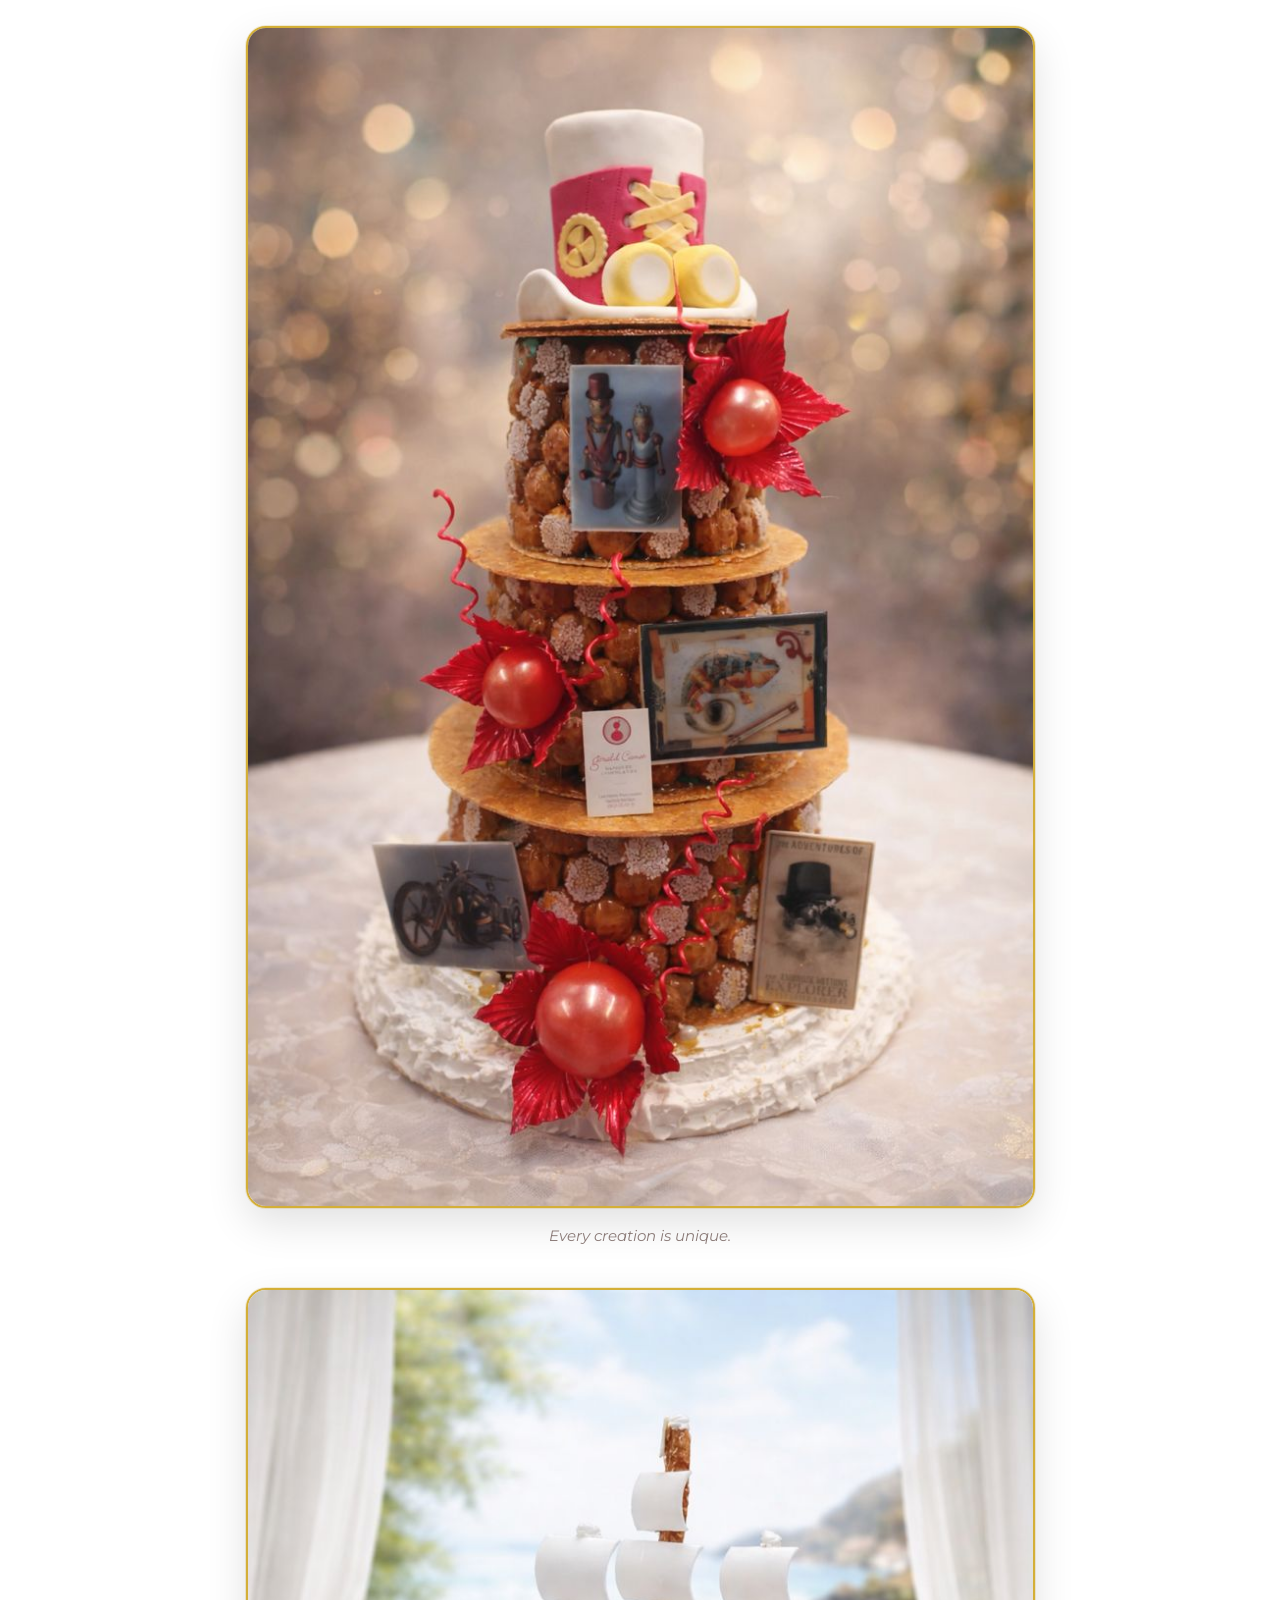
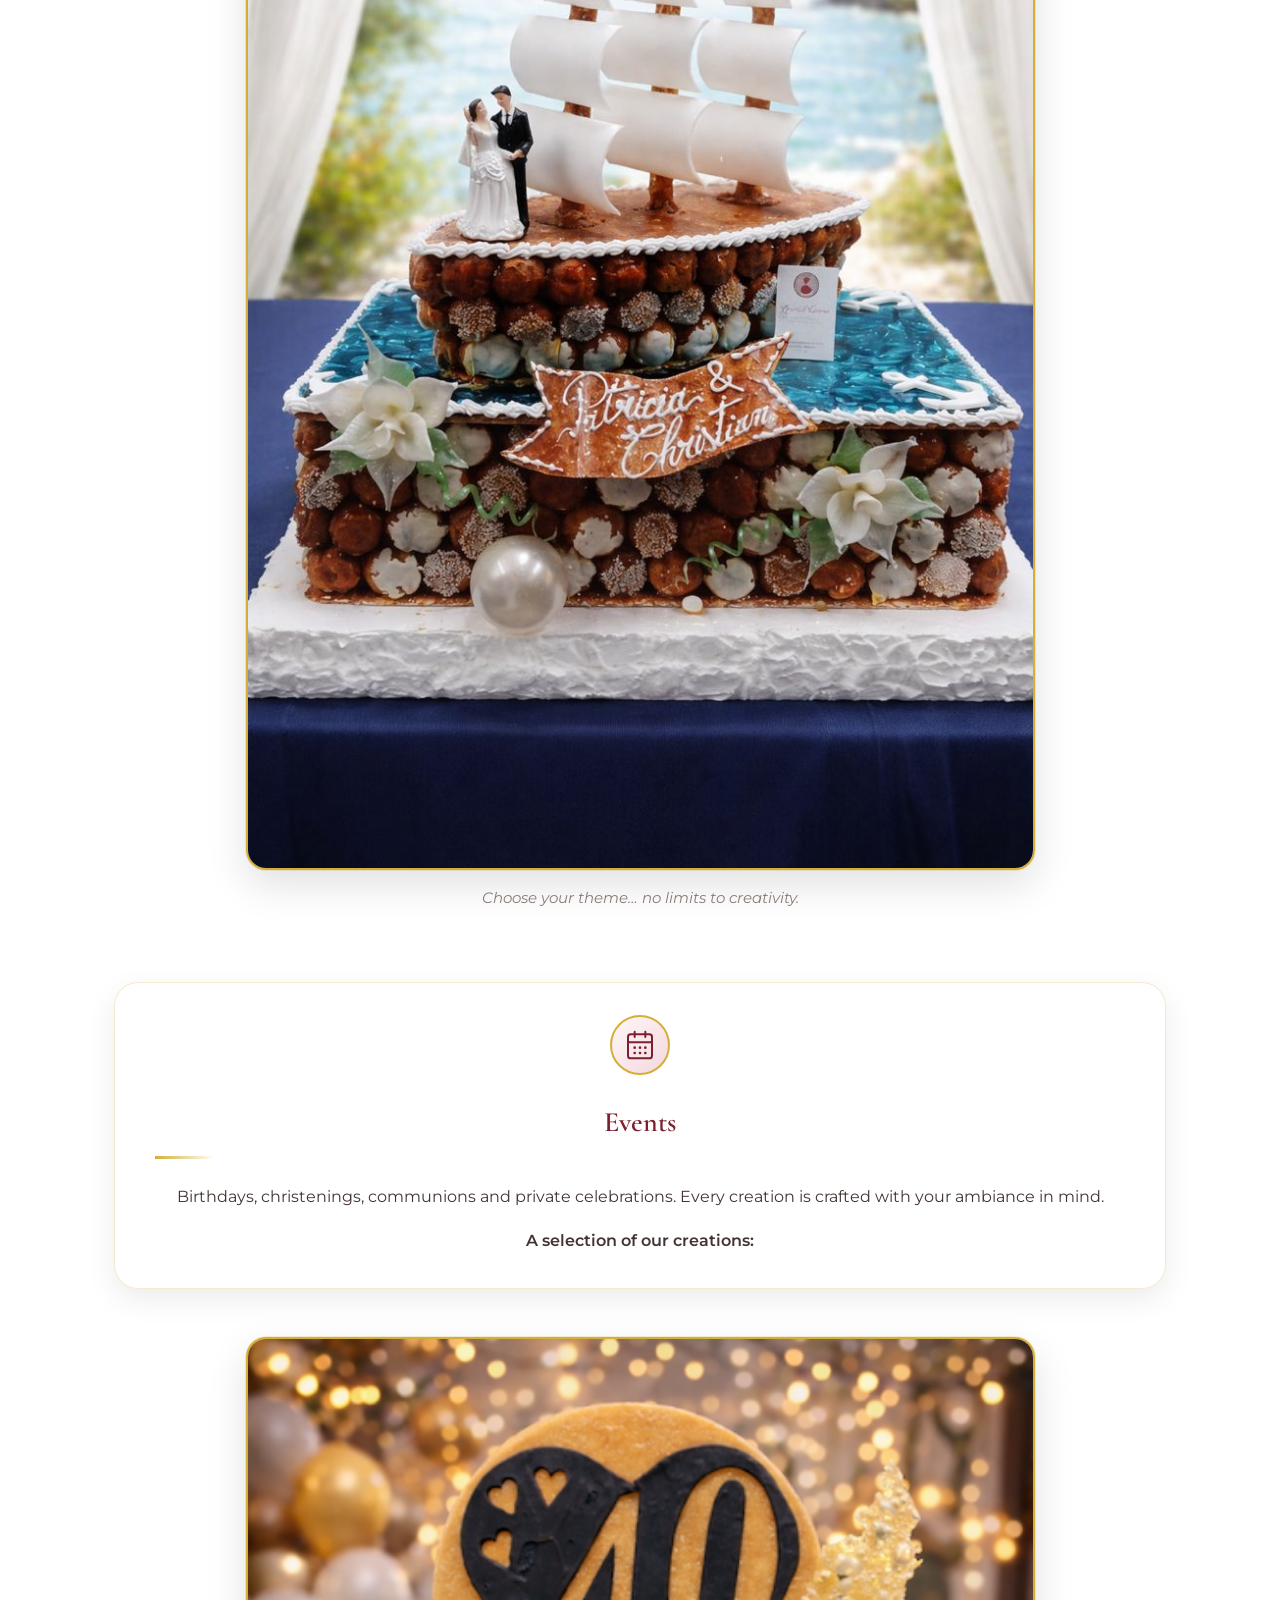
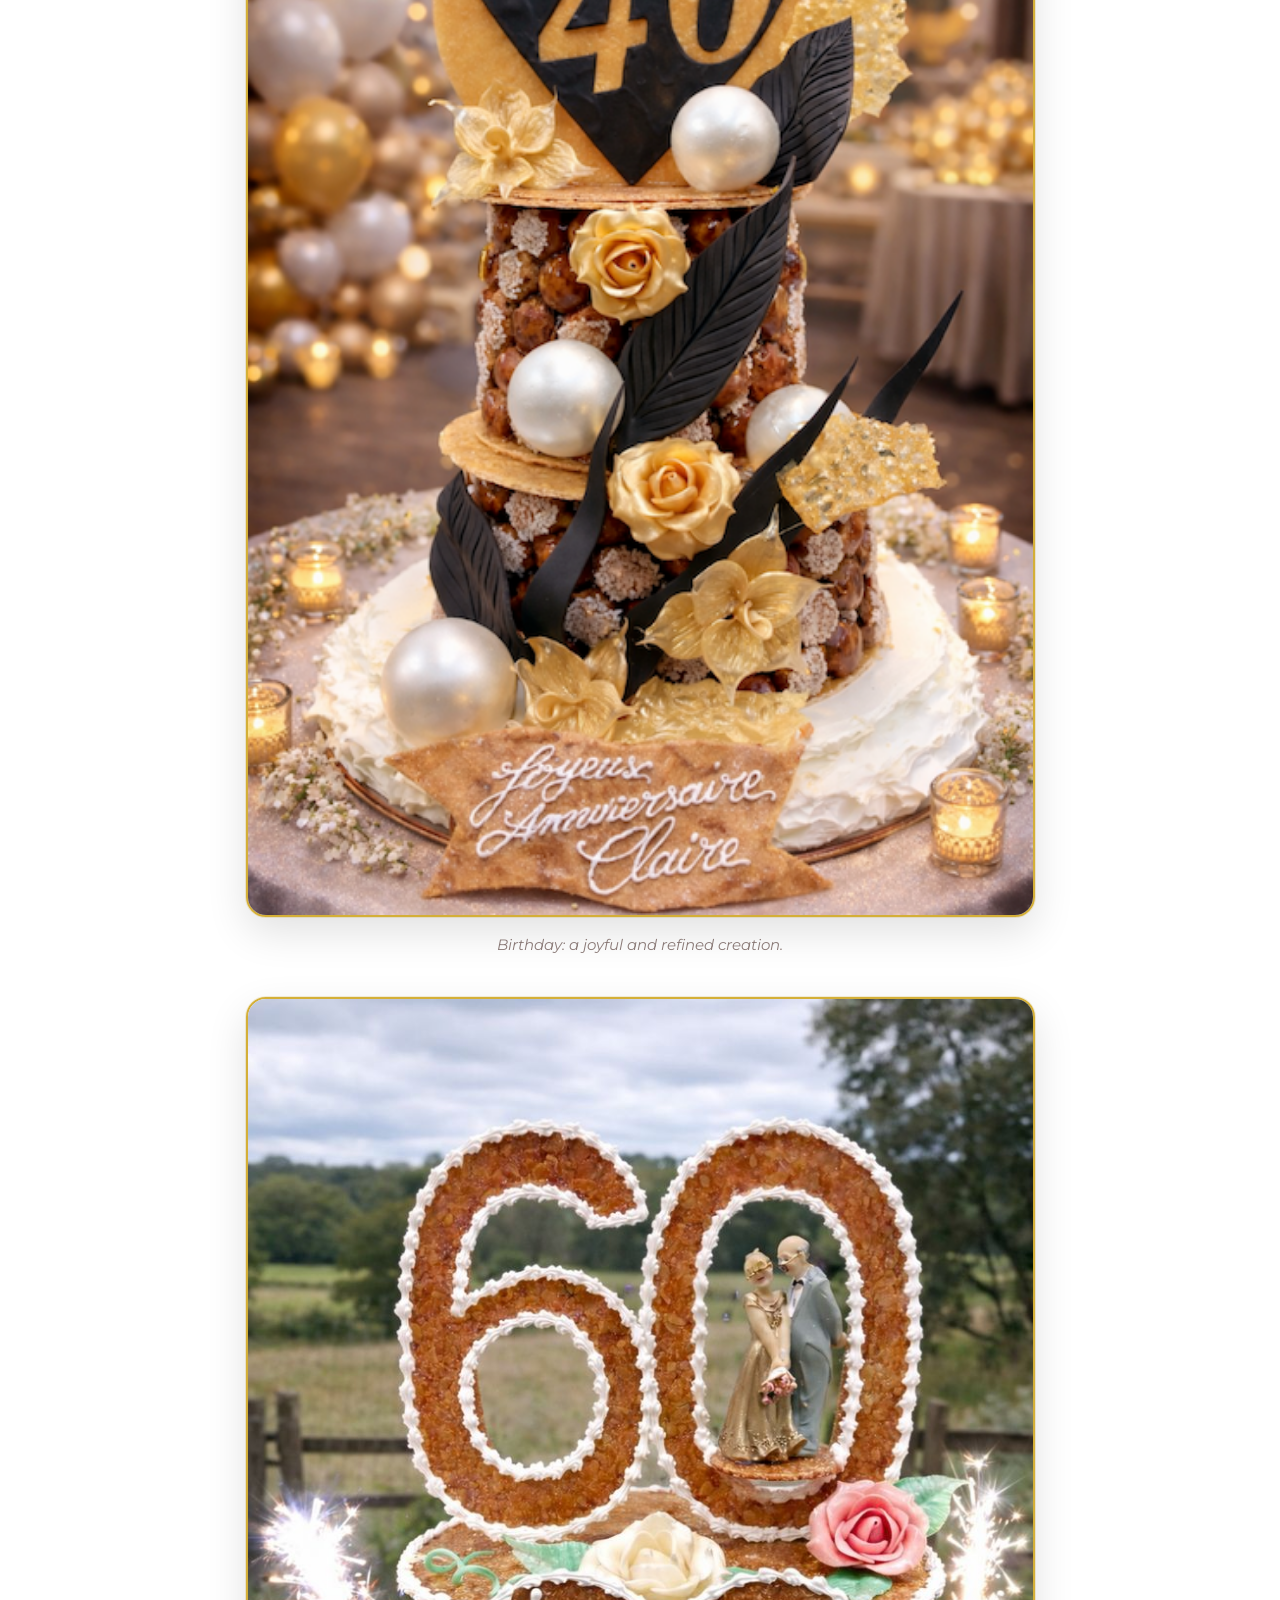
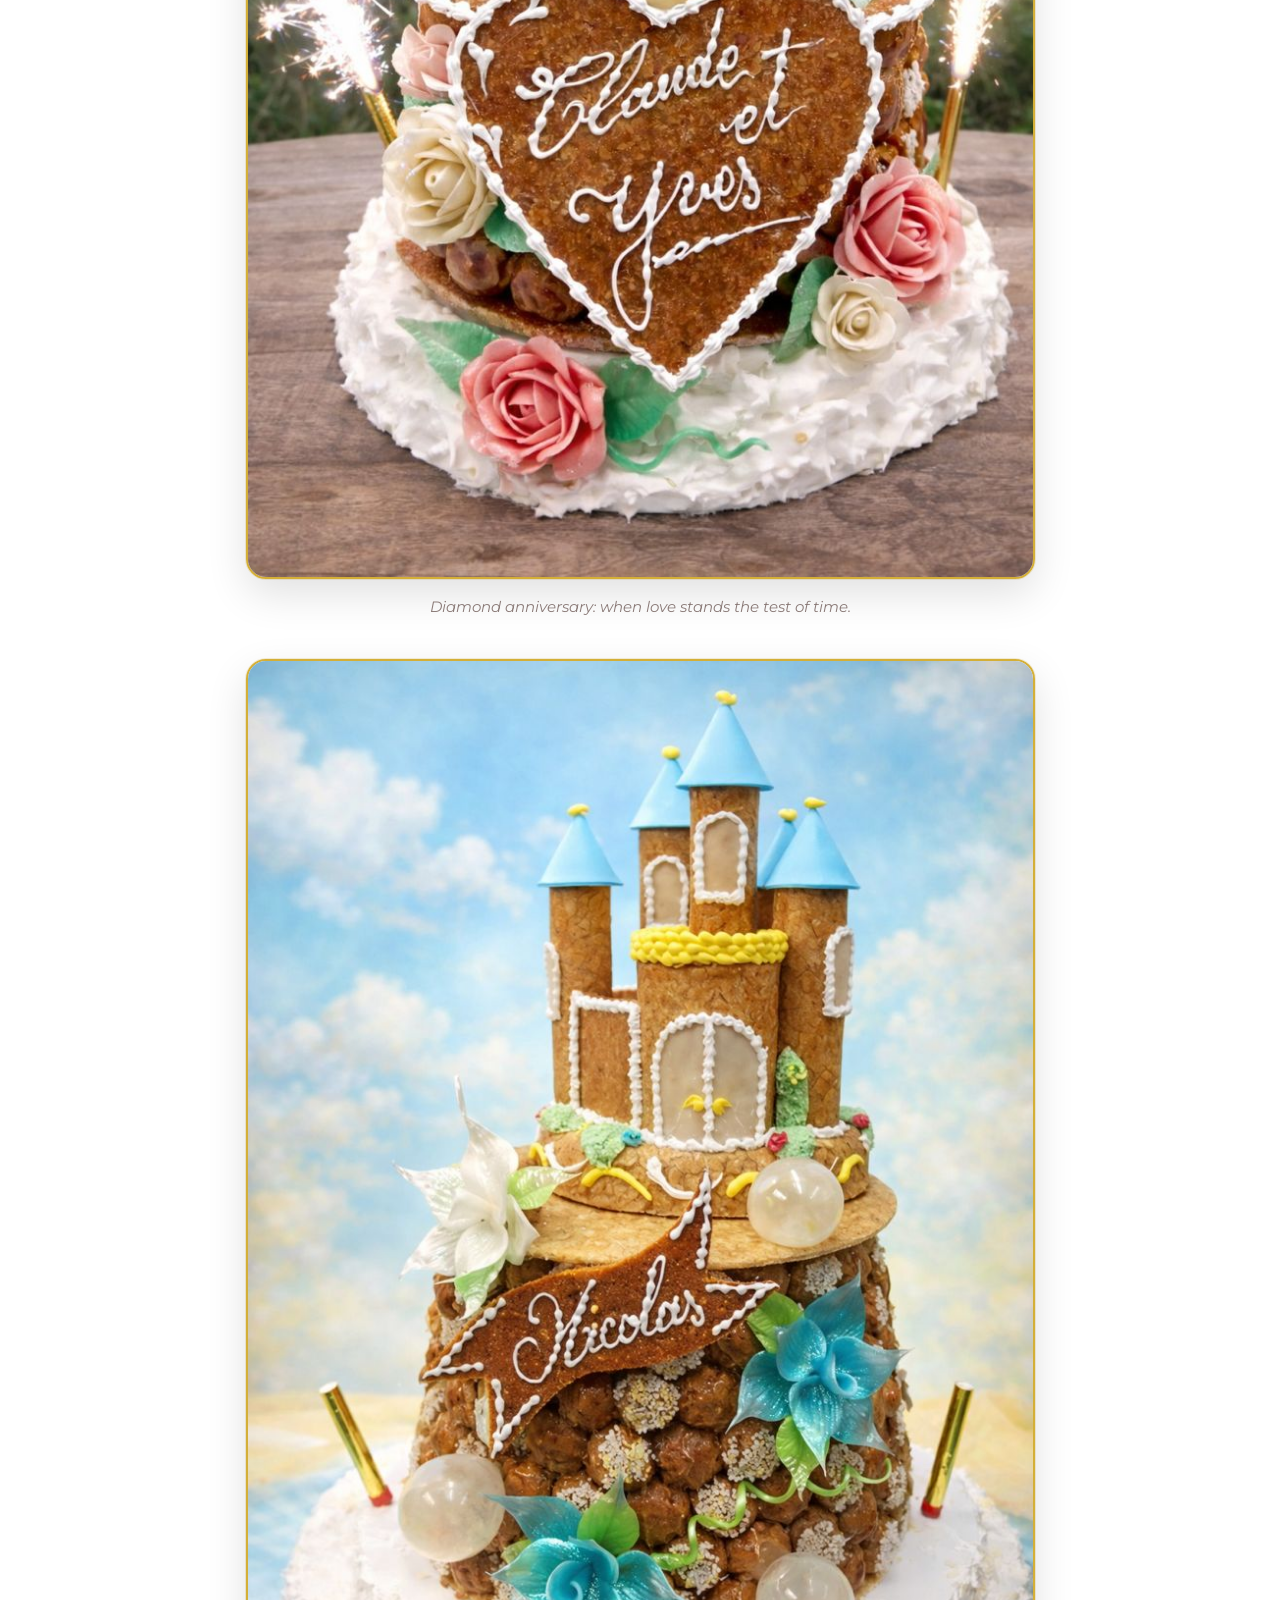
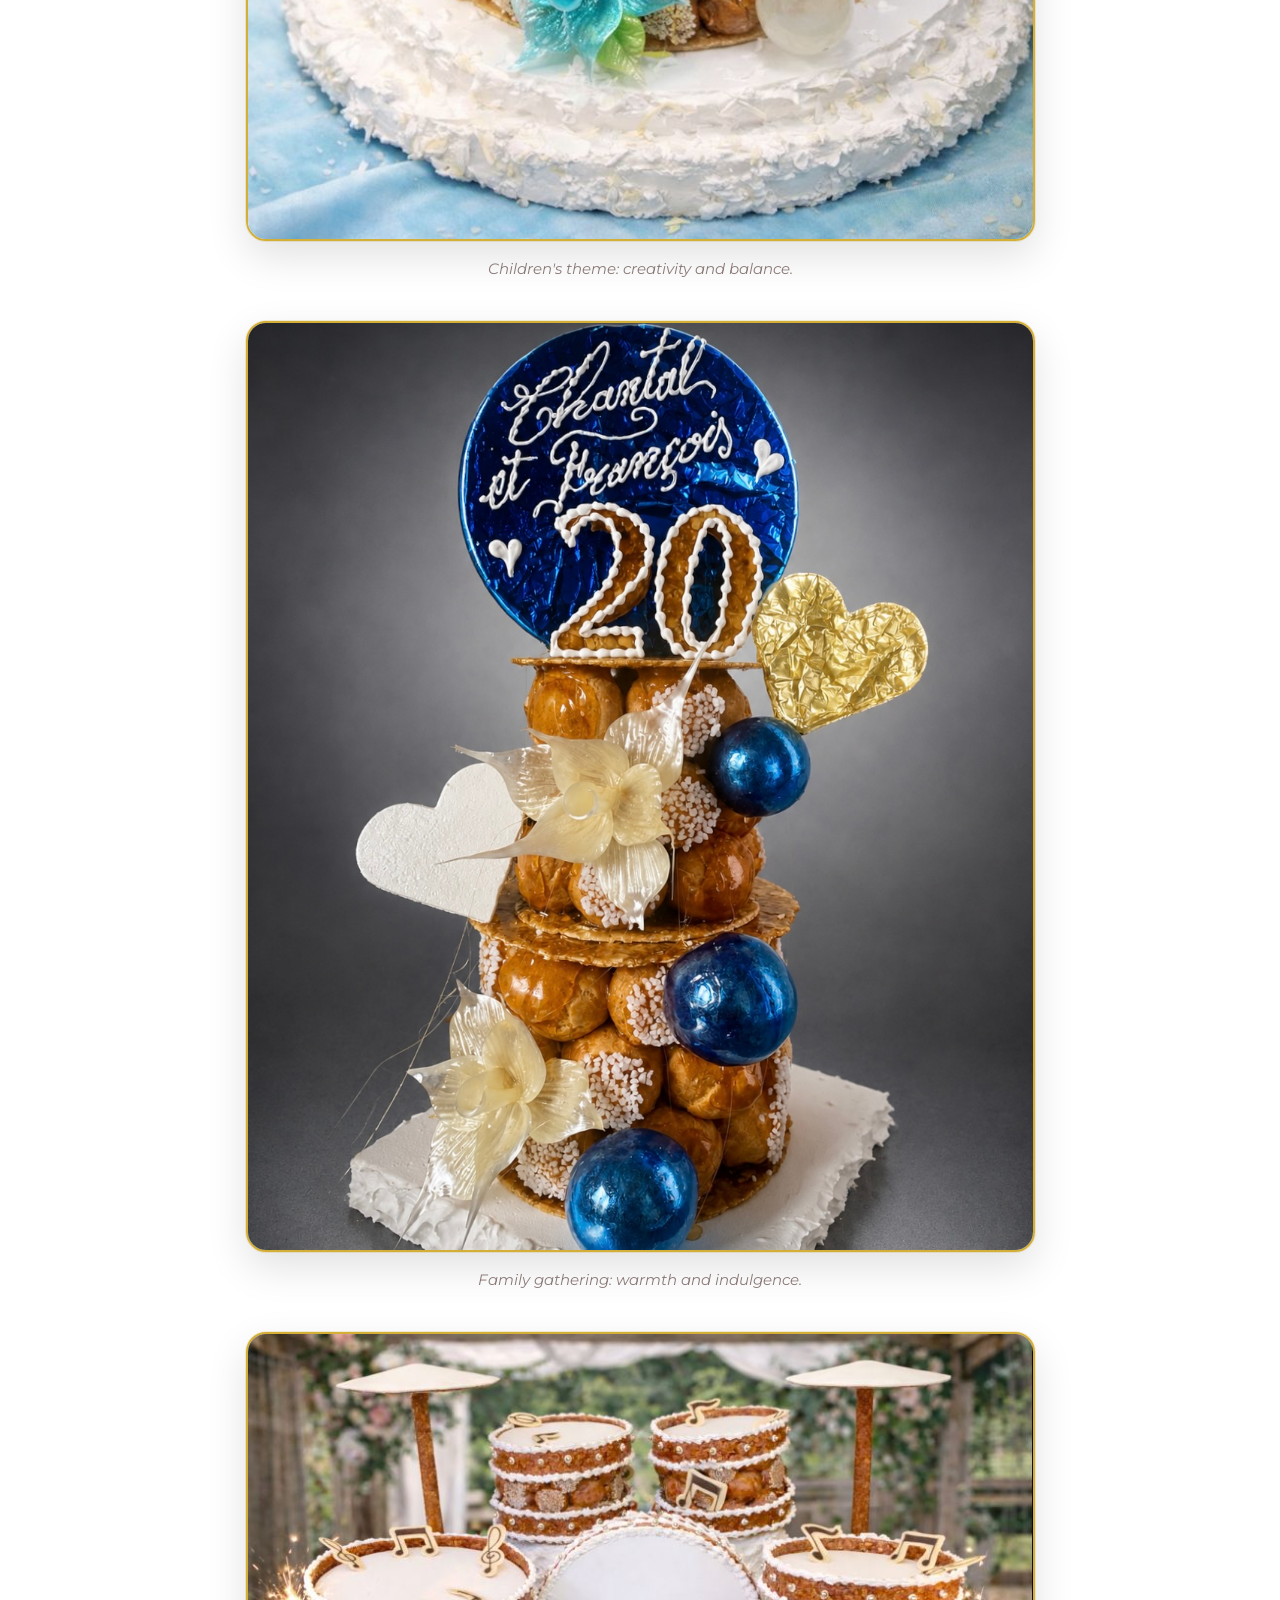
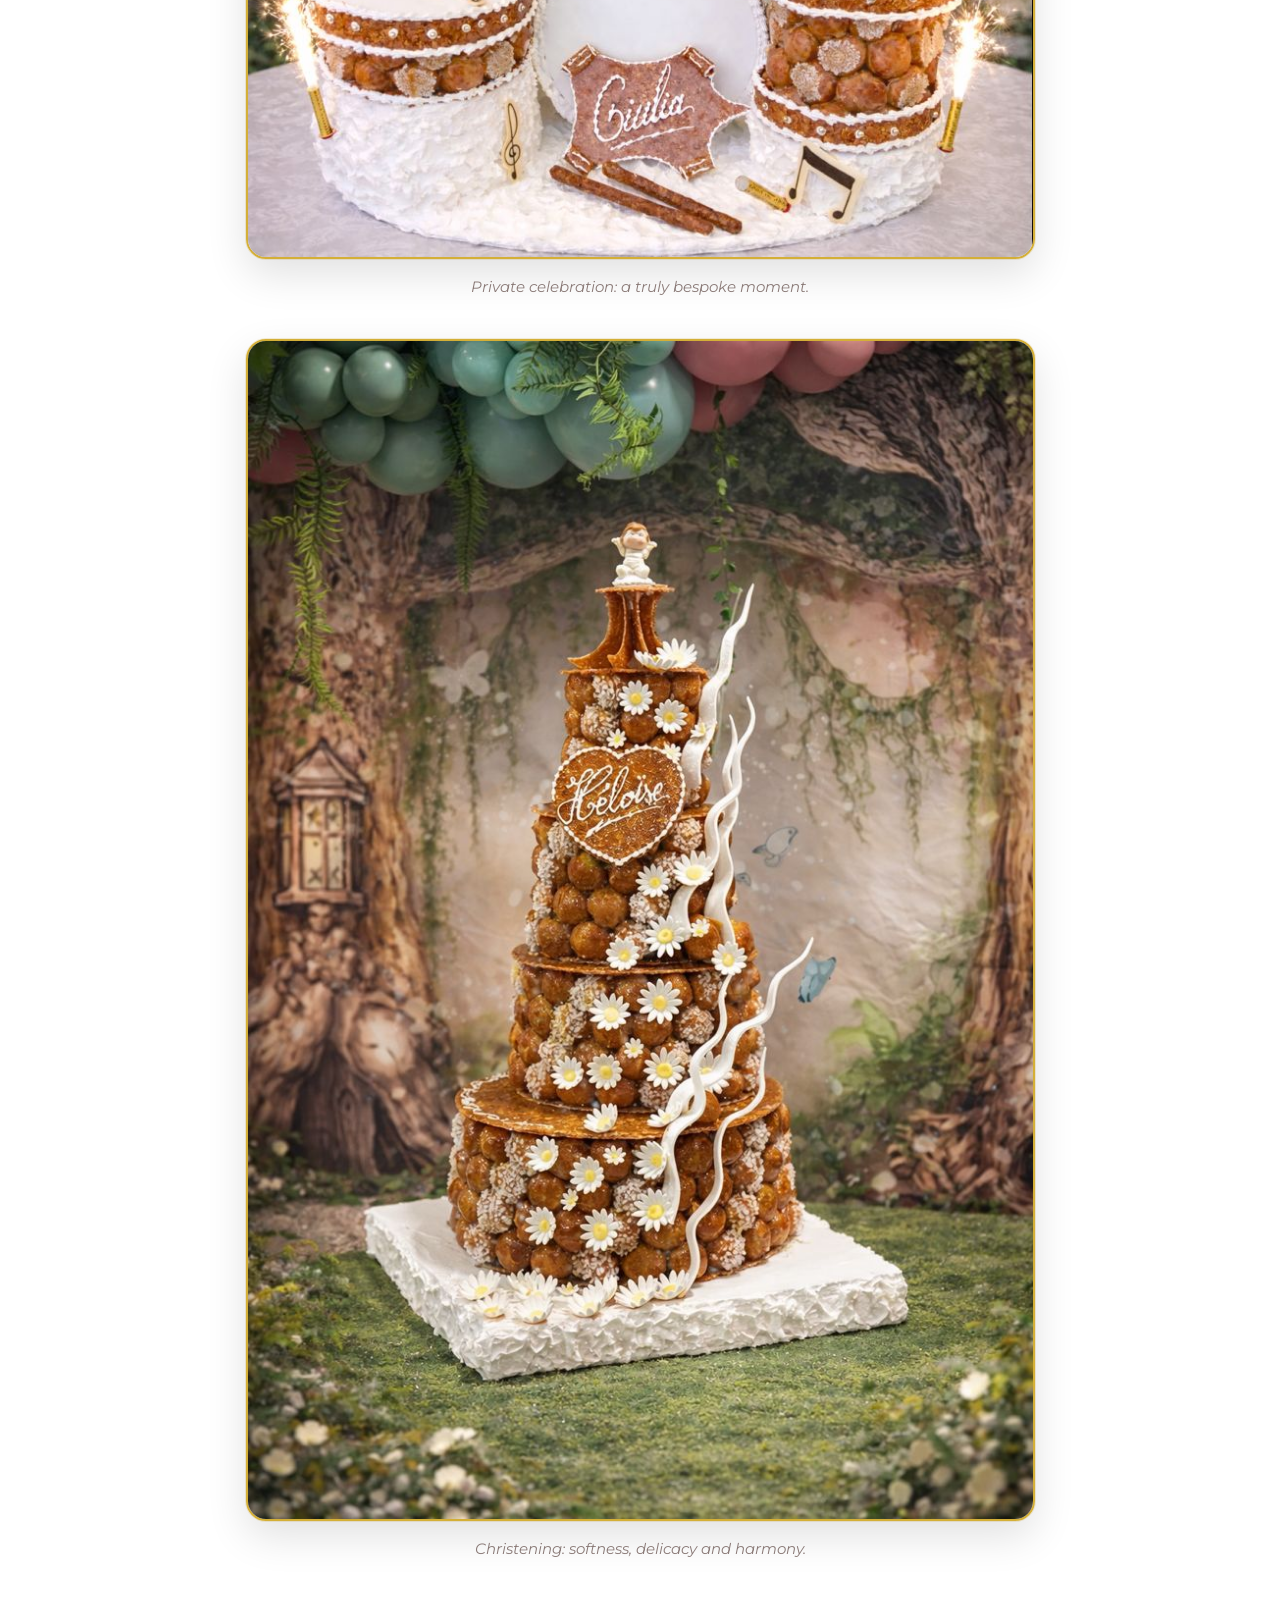
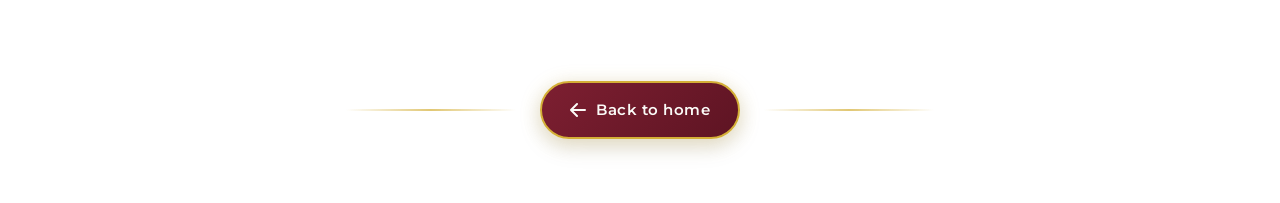
<file: en/pieces-montees/index.html>
<!DOCTYPE html>
<html lang="en">
<head>
  <meta charset="UTF-8">
  <title>Wedding Cakes – Gérald Canet</title>
  <meta name="viewport" content="width=device-width, initial-scale=1.0">
  <meta name="description" content="Bespoke wedding cakes and celebration pieces for weddings and events in Mauritius. Elegance, refinement and indulgence.">
  <meta name="robots" content="noarchive">
  <meta name="googlebot" content="noarchive">
  <link rel="alternate" hreflang="fr" href="https://gc-signature.com/pieces-montees/">
  <link rel="alternate" hreflang="en" href="https://gc-signature.com/en/pieces-montees/">

  <link rel="stylesheet" href="../../css/style.css">
  <link rel="preconnect" href="https://fonts.googleapis.com">
  <link rel="preconnect" href="https://fonts.gstatic.com" crossorigin>
  <link href="https://fonts.googleapis.com/css2?family=Cormorant+Garamond:ital,wght@0,300;0,400;0,600;1,300;1,400&family=Montserrat:wght@300;400;500;600;700&display=swap" rel="stylesheet">

  <style>
    :root { --section-gap: 3rem; }

    .pm-page { max-width: 1100px; margin: 0 auto; padding: 0 1.5rem 4rem; }

    .page-top { max-width: 1100px; margin: 0 auto; padding: 2rem 1.5rem 0; text-align: center; }

    .pm-top { text-align: center; padding: 1rem 0 2rem; animation: fadeInUp 0.8s ease-out forwards; }

    .pm-top h1 { font-family: var(--font-display); font-size: 2.75rem; font-weight: 600; color: var(--color-burgundy); margin: 1.5rem 0 1rem; position: relative; display: inline-block; }

    .pm-top h1::after { content: ''; position: absolute; bottom: -10px; left: 50%; transform: translateX(-50%); width: 100px; height: 3px; background: linear-gradient(90deg, transparent, var(--color-gold), transparent); }

    .pm-top p { max-width: 860px; margin: 1.5rem auto; font-family: var(--font-display); font-size: 1.2rem; font-style: italic; font-weight: 300; color: var(--color-burgundy); line-height: 1.8; opacity: 0.92; }

    .pm-textblock { background: rgba(255,255,255,0.85); backdrop-filter: blur(10px); border: 1px solid rgba(212,175,55,0.25); border-radius: 24px; box-shadow: 0 10px 30px rgba(0,0,0,0.08), 0 0 0 1px rgba(255,255,255,0.5) inset; padding: 2rem 2.5rem; margin: var(--section-gap) 0; opacity: 0; transform: translateY(30px); transition: all 0.6s ease-out; }

    .pm-textblock.revealed { opacity: 1; transform: translateY(0); }

    .pm-textblock:hover { border-color: var(--color-gold); box-shadow: 0 15px 40px rgba(0,0,0,0.12), 0 0 0 1px rgba(212,175,55,0.3); }

    .pm-textblock h2 { font-family: var(--font-display); font-size: 1.75rem; font-weight: 600; color: var(--color-burgundy); margin: 0 0 1.5rem; position: relative; padding-bottom: 0.75rem; }

    .pm-textblock h2::after { content: ''; position: absolute; bottom: 0; left: 0; width: 60px; height: 3px; background: linear-gradient(90deg, var(--color-gold), transparent); }

    .pm-textblock p { font-size: 1rem; line-height: 1.8; color: var(--color-dark); margin: 0 0 1rem; opacity: 0.92; }

    .pm-textblock p:last-child { margin-bottom: 0; }

    .pm-strong { font-weight: 600; color: var(--color-burgundy); }

    .pm-nextchapter { margin-top: calc(var(--section-gap) * 1.5); }

    .pm-photos { display: flex; flex-direction: column; gap: 2.5rem; margin: var(--section-gap) 0; }

    .pm-photo { margin: 0; opacity: 0; transform: translateY(30px); transition: all 0.6s ease-out; }

    .pm-photo.revealed { opacity: 1; transform: translateY(0); }

    .pm-photo img { width: 75%; max-width: 800px; height: auto; display: block; margin: 0 auto; border-radius: 20px; border: 2px solid var(--color-gold); box-shadow: 0 15px 40px rgba(0,0,0,0.12), 0 0 0 1px rgba(212,175,55,0.2); transition: all 0.4s ease; }

    .pm-photo:hover img { transform: translateY(-8px) scale(1.02); box-shadow: 0 25px 60px rgba(0,0,0,0.18), 0 0 0 3px var(--color-gold); }

    .pm-caption { padding: 1rem 1.5rem 0; font-size: 0.95rem; font-style: italic; color: var(--color-gray); line-height: 1.6; text-align: center; max-width: 600px; margin: 0 auto; }

    .section-icon { display: inline-flex; align-items: center; justify-content: center; width: 60px; height: 60px; margin: 0 auto 1.5rem; border-radius: 50%; background: linear-gradient(135deg, var(--color-rose-light), var(--color-rose)); border: 2px solid var(--color-gold); color: var(--color-burgundy); }

    .pm-textblock-with-icon { position: relative; text-align: center; }

    /* ── Language switcher ── */
    .lang-switcher { position: fixed; top: 16px; right: 20px; z-index: 10000; display: flex; align-items: center; gap: 4px; background: rgba(255,255,255,0.92); backdrop-filter: blur(10px); border: 1px solid rgba(212,175,55,0.4); border-radius: 50px; padding: 5px 10px; box-shadow: 0 4px 16px rgba(0,0,0,0.1); }
    .lang-btn { display: inline-flex; align-items: center; gap: 5px; padding: 4px 10px; border-radius: 50px; text-decoration: none; font-family: 'Montserrat', sans-serif; font-size: 0.78rem; font-weight: 600; letter-spacing: 0.05em; color: #7d1f31; transition: all 0.25s ease; border: none; background: transparent; cursor: pointer; }
    .lang-btn:hover { background: rgba(212,175,55,0.15); }
    .lang-btn.active { background: linear-gradient(135deg, #7d1f31, #5e1423); color: white; }
    .lang-btn .flag { font-size: 1rem; line-height: 1; }
    .lang-sep { width: 1px; height: 14px; background: rgba(212,175,55,0.4); }

    @keyframes fadeInUp { from { opacity: 0; transform: translateY(30px); } to { opacity: 1; transform: translateY(0); } }
    .fade-in { animation: fadeInUp 0.8s ease-out forwards; }

    @media (max-width: 900px) {
      :root { --section-gap: 2rem; }
      .pm-photo img { width: 90%; }
      .pm-textblock { padding: 1.5rem 1.75rem; }
    }
    @media (max-width: 768px) {
      .pm-top h1 { font-size: 2.25rem; }
      .pm-top p { font-size: 1.05rem; }
      .pm-textblock h2 { font-size: 1.5rem; }
      .pm-textblock, .pm-photo { margin-left: 0; margin-right: 0; }
    }
    @media (max-width: 600px) {
      .pm-page { padding: 0 1rem 3rem; }
      .page-top { padding: 1.5rem 1rem 0; }
      .pm-top h1 { font-size: 2rem; }
      .pm-top p { font-size: 1rem; }
      .pm-textblock { padding: 1.25rem 1.5rem; }
      .pm-photo img { width: 95%; border-radius: 16px; }
      .pm-caption { font-size: 0.9rem; padding: 0.75rem 1rem 0; }
      .section-icon { width: 50px; height: 50px; margin-bottom: 1rem; }
      .lang-switcher { top: 10px; right: 10px; padding: 4px 8px; }
      .lang-btn { font-size: 0.72rem; padding: 3px 8px; }
    }
  </style>
</head>

<body role="application">

  <!-- Language switcher -->
  <div class="lang-switcher">
    <a href="../../pieces-montees/index.html" class="lang-btn"><span class="flag">🇫🇷</span> FR</a>
    <div class="lang-sep"></div>
    <a href="./index.html" class="lang-btn active"><span class="flag">🇬🇧</span> EN</a>
  </div>

  <div class="golden-particles" aria-hidden="true"></div>

  <div class="page-top fade-in">
    <a href="../../en/index.html" class="btn-qsj">
      <svg width="16" height="16" viewBox="0 0 16 16" fill="none">
        <path d="M15 8H1M7 14L1 8l6-6" stroke="currentColor" stroke-width="2" stroke-linecap="round" stroke-linejoin="round"/>
      </svg>
      <span>Home</span>
    </a>
  </div>

  <div class="pm-page">

    <!-- Title + intro -->
    <div class="pm-top">
      <h1>Wedding Cakes</h1>
      <p>
        A wedding cake is so much more than a dessert — it is a centrepiece, an emotion,
        a moment you anticipate… and one you never forget.
      </p>
    </div>

    <!-- Intro -->
    <div class="pm-textblock pm-textblock-with-icon">
      <div class="section-icon">
        <svg width="32" height="32" viewBox="0 0 24 24" fill="none">
          <path d="M12 2L2 7l10 5 10-5-10-5z" stroke="currentColor" stroke-width="1.5" stroke-linecap="round" stroke-linejoin="round"/>
          <path d="M2 17l10 5 10-5M2 12l10 5 10-5" stroke="currentColor" stroke-width="1.5" stroke-linecap="round" stroke-linejoin="round"/>
        </svg>
      </div>
      <h2>A bespoke creation</h2>
      <p>Every piece is conceived in harmony with your world — your colours, your atmosphere, your style.</p>
      <p class="pm-strong">Our goal: to create an unforgettable moment.</p>
    </div>

    <!-- Weddings -->
    <div class="pm-textblock pm-textblock-with-icon">
      <div class="section-icon">
        <svg width="32" height="32" viewBox="0 0 24 24" fill="none">
          <path d="M20.84 4.61a5.5 5.5 0 0 0-7.78 0L12 5.67l-1.06-1.06a5.5 5.5 0 0 0-7.78 7.78l1.06 1.06L12 21.23l7.78-7.78 1.06-1.06a5.5 5.5 0 0 0 0-7.78z" stroke="currentColor" stroke-width="1.5" stroke-linecap="round" stroke-linejoin="round"/>
        </svg>
      </div>
      <h2>Weddings</h2>
      <p>We design together a piece that reflects your theme and your colours perfectly.</p>
      <p class="pm-strong">A suspended moment and an eternal memory.</p>
    </div>

    <!-- Wedding gallery -->
    <div class="pm-photos">
      <div class="pm-photo">
        <img src="../../images/montee-4.jpg" alt="Bespoke wedding cake" loading="lazy">
        <div class="pm-caption">Details, finishes, harmony of colours.</div>
      </div>

      <div class="pm-photo">
        <img src="../../images/montee-2.jpg" alt="Elegant wedding cake creation" loading="lazy">
        <div class="pm-caption">A piece conceived as a true centrepiece.</div>
      </div>

      <div class="pm-photo">
        <img src="../../images/montee-5.jpg" alt="Floral style wedding cake" loading="lazy">
        <div class="pm-caption">Refinement, balance and personality.</div>
      </div>

      <div class="pm-photo">
        <img src="../../images/montee-3.jpg" alt="Wedding cake creation" loading="lazy">
        <div class="pm-caption">Every creation is unique.</div>
      </div>

      <div class="pm-photo">
        <img src="../../images/pm-5.jpg" alt="Wedding cake – bespoke theme" loading="lazy">
        <div class="pm-caption">Choose your theme… no limits to creativity.</div>
      </div>
    </div>

    <!-- Events -->
    <div class="pm-textblock pm-textblock-with-icon pm-nextchapter">
      <div class="section-icon">
        <svg width="32" height="32" viewBox="0 0 24 24" fill="none">
          <rect x="3" y="4" width="18" height="18" rx="2" stroke="currentColor" stroke-width="1.5"/>
          <path d="M16 2v4M8 2v4M3 10h18" stroke="currentColor" stroke-width="1.5" stroke-linecap="round"/>
          <path d="M8 14h.01M12 14h.01M16 14h.01M8 18h.01M12 18h.01M16 18h.01" stroke="currentColor" stroke-width="2" stroke-linecap="round"/>
        </svg>
      </div>
      <h2>Events</h2>
      <p>
        Birthdays, christenings, communions and private celebrations.
        Every creation is crafted with your ambiance in mind.
      </p>
      <p class="pm-strong">A selection of our creations:</p>
    </div>

    <!-- Events gallery -->
    <div class="pm-photos">
      <div class="pm-photo">
        <img src="../../images/event-1.jpg" alt="Birthday celebration cake" loading="lazy">
        <div class="pm-caption">Birthday: a joyful and refined creation.</div>
      </div>

      <div class="pm-photo">
        <img src="../../images/event-2.jpg" alt="Wedding anniversary cake" loading="lazy">
        <div class="pm-caption">Diamond anniversary: when love stands the test of time.</div>
      </div>

      <div class="pm-photo">
        <img src="../../images/event-3.jpg" alt="Communion celebration cake" loading="lazy">
        <div class="pm-caption">Children's theme: creativity and balance.</div>
      </div>

      <div class="pm-photo">
        <img src="../../images/event-4.jpg" alt="Family celebration cake" loading="lazy">
        <div class="pm-caption">Family gathering: warmth and indulgence.</div>
      </div>

      <div class="pm-photo">
        <img src="../../images/event-5.jpg" alt="Private celebration cake" loading="lazy">
        <div class="pm-caption">Private celebration: a truly bespoke moment.</div>
      </div>

      <div class="pm-photo">
        <img src="../../images/event-6.jpg" alt="Christening cake" loading="lazy">
        <div class="pm-caption">Christening: softness, delicacy and harmony.</div>
      </div>
    </div>

    <!-- Back button -->
    <div class="page-top" style="margin-top: 3rem;">
      <div class="cta-qsj cta-qsj--global">
        <span class="cta-line"></span>
        <a href="../../en/index.html" class="btn-qsj">
          <svg width="16" height="16" viewBox="0 0 16 16" fill="none">
            <path d="M15 8H1M7 14L1 8l6-6" stroke="currentColor" stroke-width="2" stroke-linecap="round" stroke-linejoin="round"/>
          </svg>
          <span>Back to home</span>
        </a>
        <span class="cta-line"></span>
      </div>
    </div>

  </div>

  <!-- WhatsApp -->
  <a href="https://wa.me/23055020109?text=Hello,%20I%20would%20like%20to%20get%20a%20quote%20for%20a%20pastry%20creation."
     class="whatsapp-float" target="_blank" rel="noopener noreferrer" aria-label="Contact us on WhatsApp">
    <svg viewBox="0 0 32 32" fill="currentColor">
      <path d="M16 0c-8.837 0-16 7.163-16 16 0 2.825.737 5.607 2.137 8.048l-2.137 7.952 7.933-2.127c2.42 1.37 5.173 2.127 8.067 2.127 8.837 0 16-7.163 16-16s-7.163-16-16-16zM16 29.467c-2.482 0-4.908-.646-7.07-1.87l-.507-.292-4.713 1.262 1.262-4.669-.292-.508c-1.207-2.1-1.847-4.507-1.847-6.924 0-7.435 6.050-13.485 13.485-13.485s13.485 6.050 13.485 13.485c0 7.435-6.050 13.485-13.485 13.485zM21.960 18.735c-.347-.174-2.051-1.012-2.369-1.128-.318-.116-.549-.174-.780.174s-.897 1.128-1.099 1.360c-.202.231-.405.260-.751.087-.347-.174-1.464-.540-2.788-1.721-1.031-.919-1.727-2.054-1.929-2.401-.202-.347-.022-.535.152-.708.156-.155.347-.405.520-.607.174-.202.231-.347.347-.578.116-.231.058-.433-.029-.607s-.780-1.88-1.070-2.574c-.282-.676-.567-.584-.780-.595-.202-.010-.433-.012-.665-.012s-.607.087-.925.433c-.318.347-1.213 1.186-1.213 2.892s1.242 3.355 1.416 3.587c.174.231 2.445 3.733 5.922 5.235.827.357 1.473.571 1.977.731.831.263 1.586.226 2.183.137.666-.099 2.051-.839 2.340-1.649.289-.810.289-1.504.202-1.649s-.318-.231-.665-.405z"/>
    </svg>
    <span class="whatsapp-text">WhatsApp Quote</span>
  </a>

  <script>
    document.addEventListener('DOMContentLoaded', () => {
      const observer = new IntersectionObserver((entries) => {
        entries.forEach((entry, index) => {
          if (entry.isIntersecting) {
            setTimeout(() => { entry.target.classList.add('revealed'); }, index * 100);
            observer.unobserve(entry.target);
          }
        });
      }, { threshold: 0.15, rootMargin: '0px 0px -50px 0px' });
      document.querySelectorAll('.pm-textblock, .pm-photo').forEach(el => observer.observe(el));
    });
  </script>
</body>
</html>
</file>
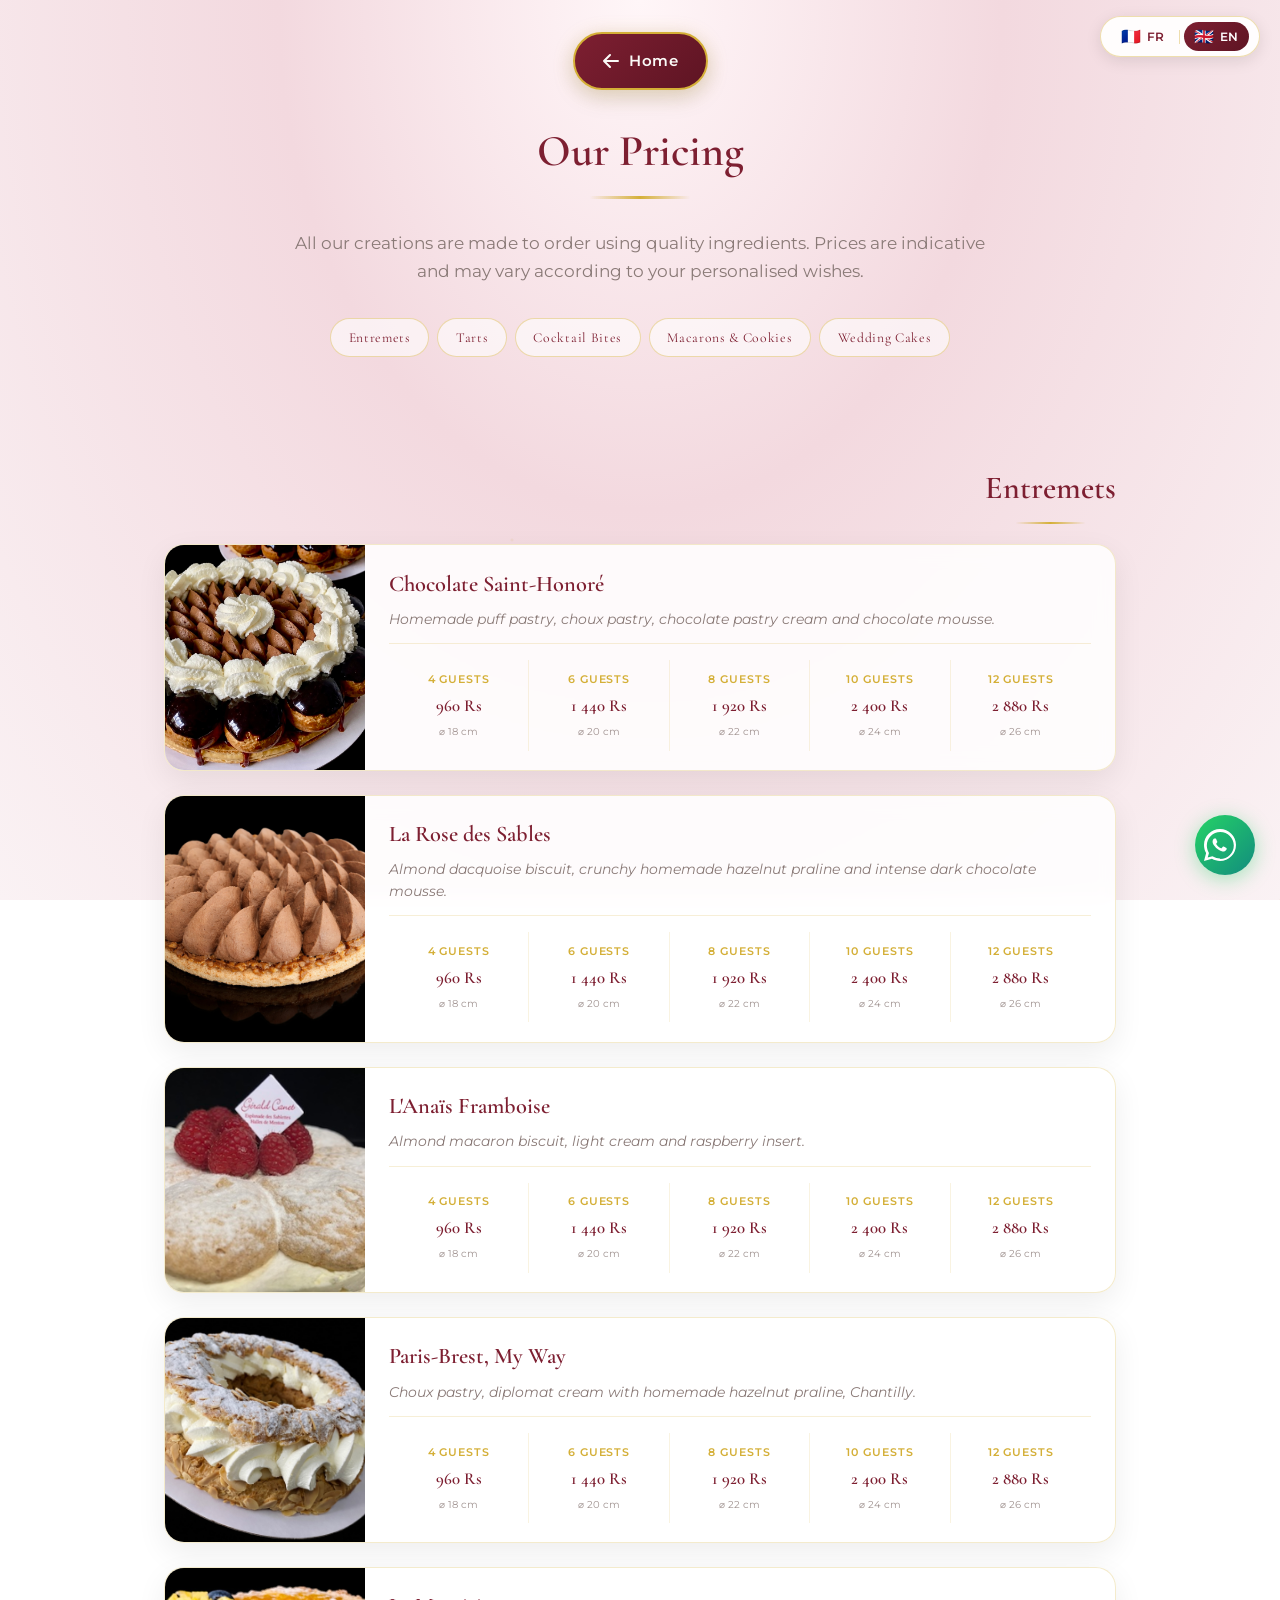
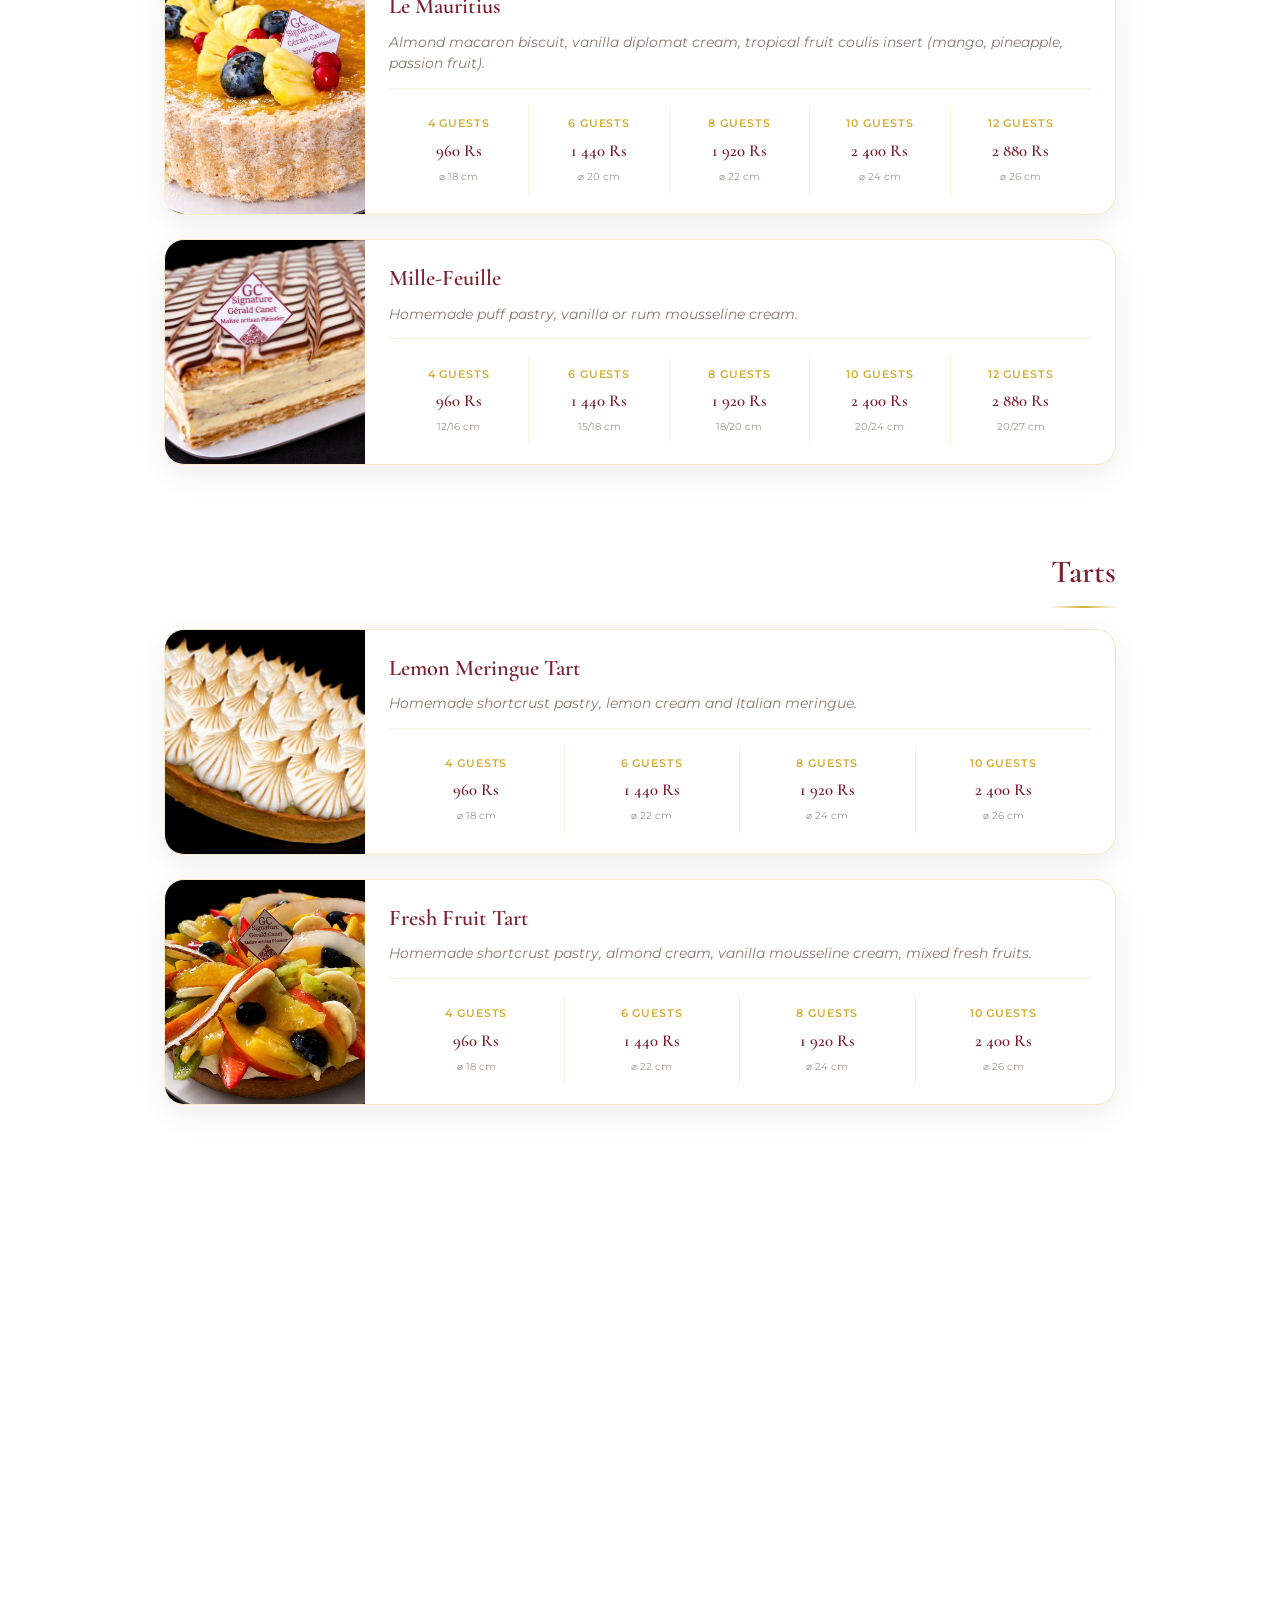
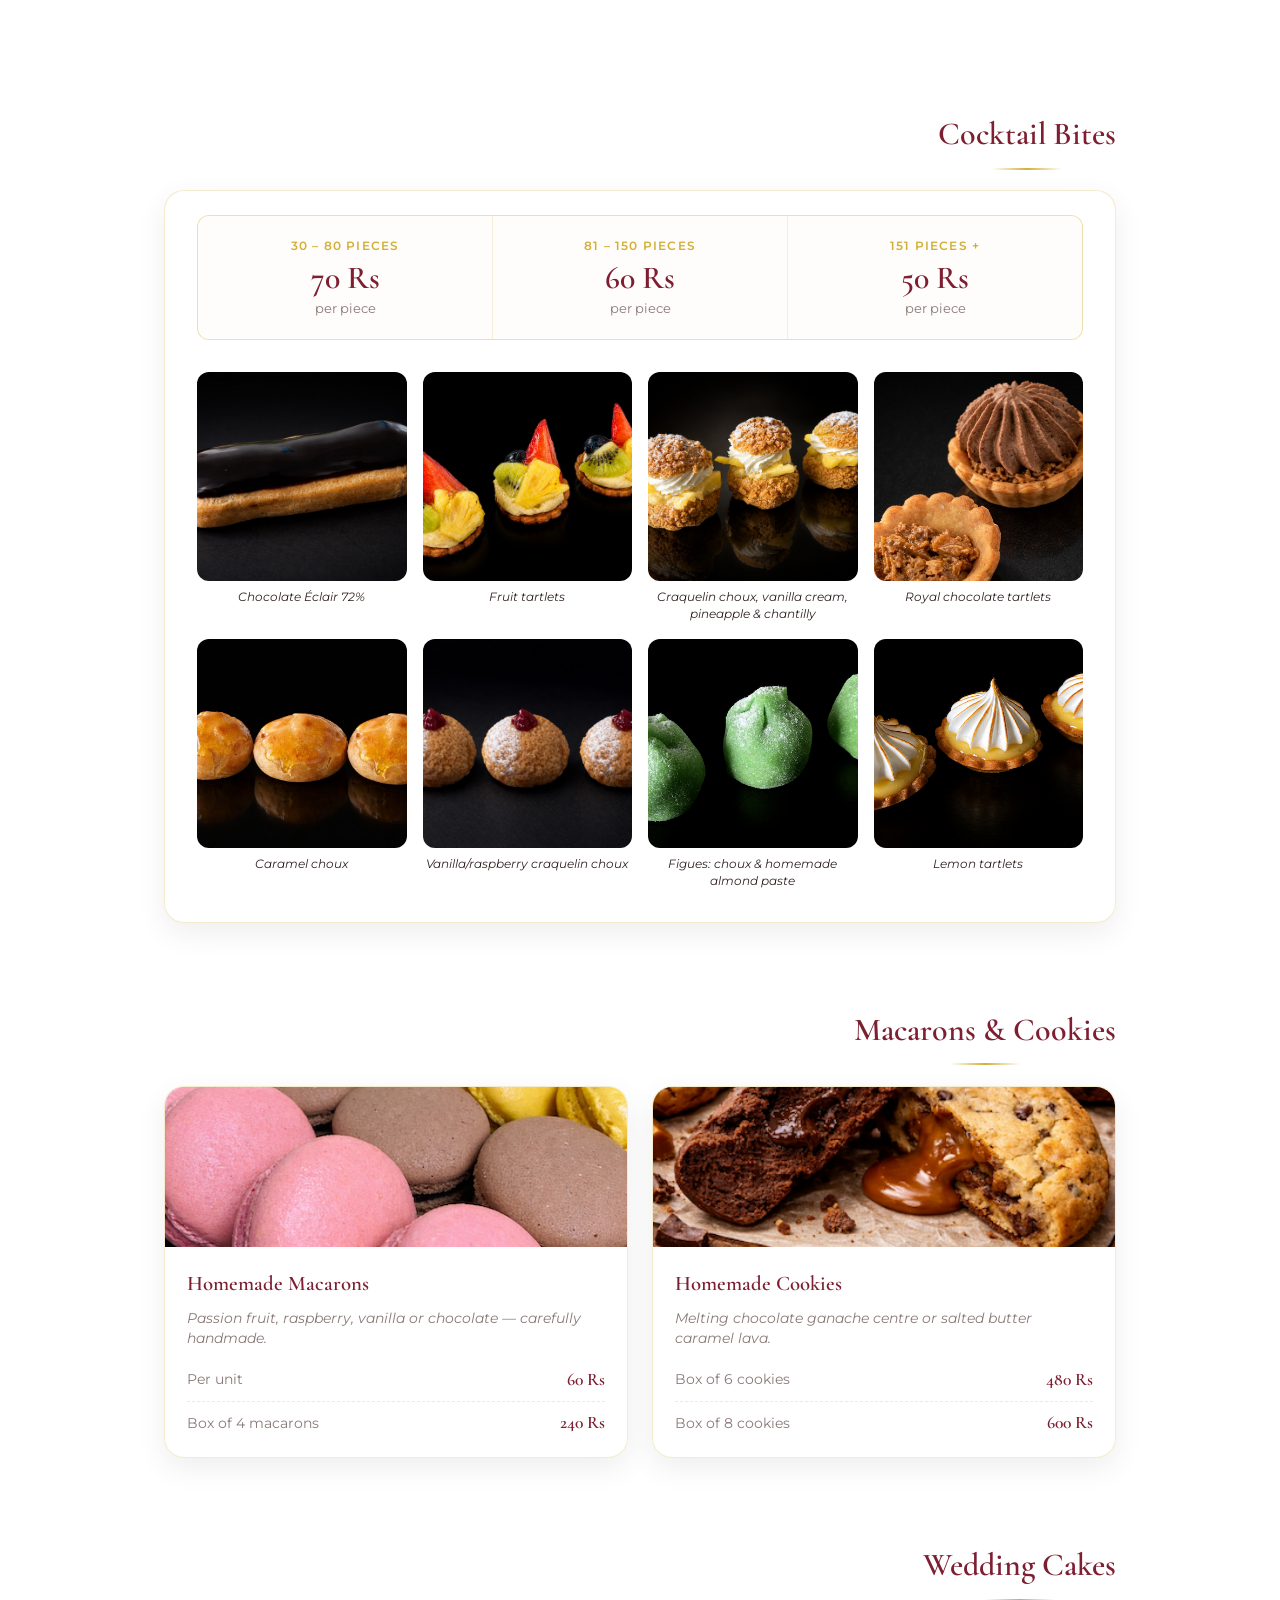
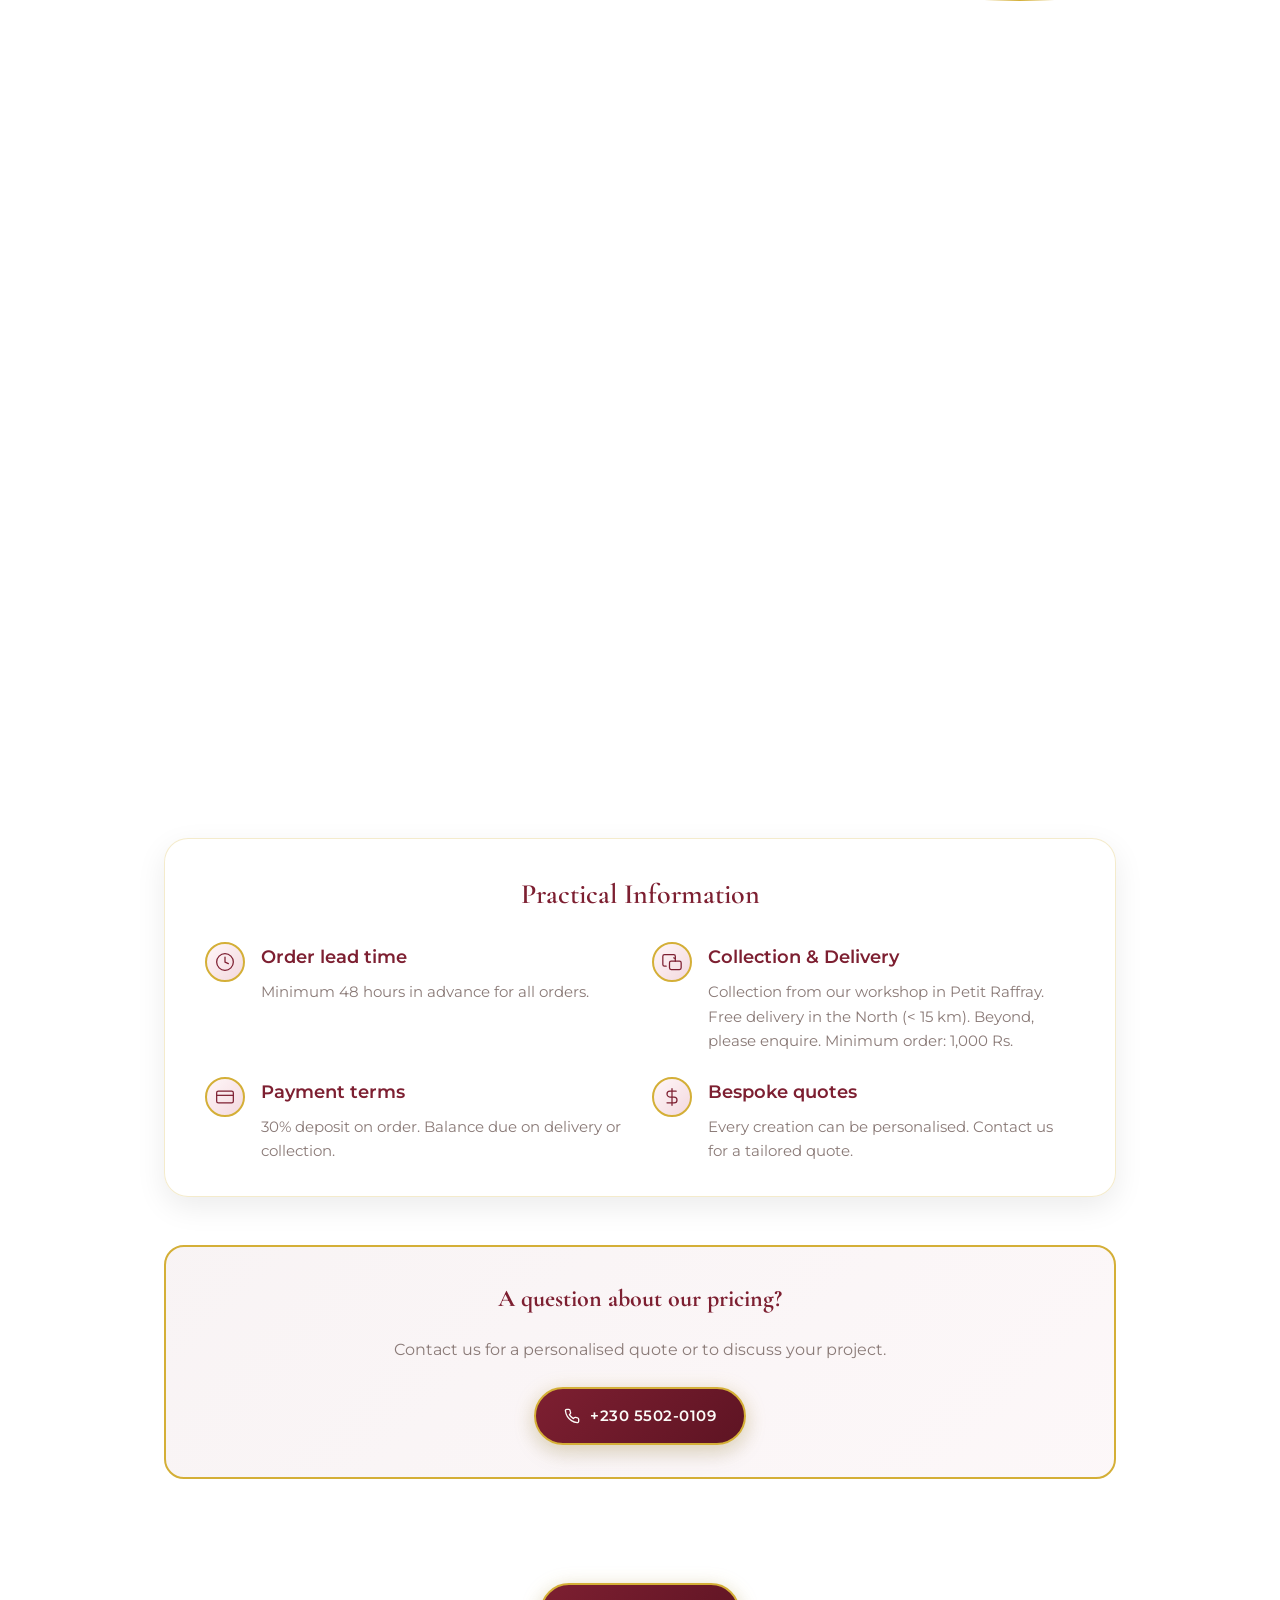
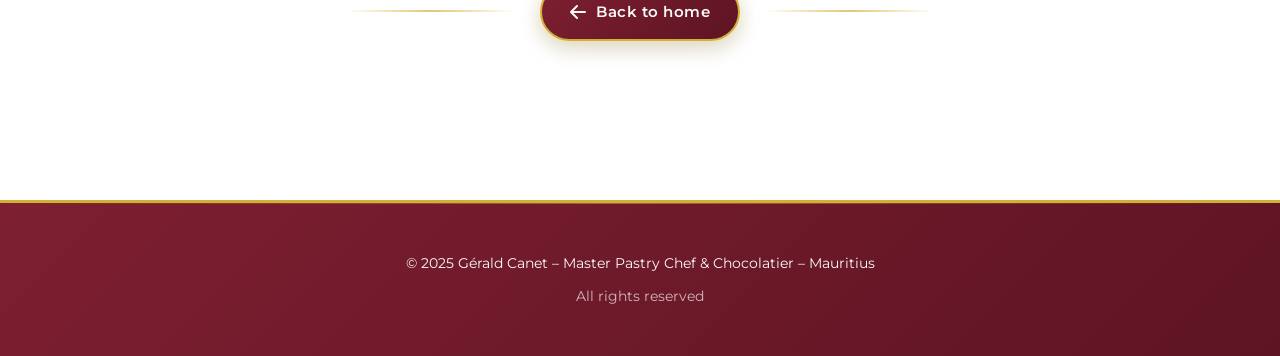
<file: en/tarifs/index.html>
<!DOCTYPE html>
<html lang="en">
<head>
  <meta charset="UTF-8">
  <title>Pricing – Entremets, Wedding Cakes & Croquembouche in Mauritius | GC Signature</title>
  <meta name="viewport" content="width=device-width, initial-scale=1.0">
  <meta name="keywords" content="pastry pricing Mauritius, wedding cake price Mauritius, croquembouche price Mauritius, entremets price Grand Baie, bespoke cake cost Mauritius, GC Signature pricing">
  <meta name="description" content="Pricing for Gérald Canet's creations: entremets, tarts, cocktail bites, macarons, cookies and wedding cakes in Mauritius. Prices by size and number of guests. Delivery available in the North of Mauritius.">
  <link rel="alternate" hreflang="fr" href="https://gc-signature.com/tarifs/">
  <link rel="alternate" hreflang="en" href="https://gc-signature.com/en/tarifs/">

  <link rel="stylesheet" href="../../css/style.css">
  <link rel="preconnect" href="https://fonts.googleapis.com">
  <link rel="preconnect" href="https://fonts.gstatic.com" crossorigin>
  <link href="https://fonts.googleapis.com/css2?family=Cormorant+Garamond:ital,wght@0,300;0,400;0,600;1,300;1,400&family=Montserrat:wght@300;400;500;600;700&display=swap" rel="stylesheet">

  <style>
    .tarifs-page { max-width: 1000px; margin: 0 auto; padding: 0 1.5rem 4rem; }
    .page-top { max-width: 1000px; margin: 0 auto; padding: 2rem 1.5rem 0; text-align: center; }
    .page-top h1 { font-family: var(--font-display); font-size: 2.75rem; font-weight: 600; color: var(--color-burgundy); margin: 1.5rem 0 1rem; position: relative; display: inline-block; }
    .page-top h1::after { content: ''; position: absolute; bottom: -10px; left: 50%; transform: translateX(-50%); width: 100px; height: 3px; background: linear-gradient(90deg, transparent, var(--color-gold), transparent); }
    .page-intro { text-align: center; max-width: 700px; margin: 1.5rem auto 1rem; font-size: 1.05rem; color: var(--color-gray); line-height: 1.7; }
    .cat-nav { display: flex; justify-content: center; flex-wrap: wrap; gap: 0.5rem; margin: 2rem auto 3rem; max-width: 800px; }
    .cat-nav a { font-family: var(--font-display); font-size: 0.85rem; letter-spacing: 0.05em; color: var(--color-burgundy); border: 1px solid rgba(212,175,55,0.4); border-radius: 50px; padding: 0.45rem 1.1rem; text-decoration: none; transition: all 0.3s ease; background: rgba(255,255,255,0.6); }
    .cat-nav a:hover { background: var(--color-gold); color: #fff; border-color: var(--color-gold); }
    .section-title { font-family: var(--font-display); font-size: 2rem; font-weight: 600; color: var(--color-burgundy); text-align: center; margin: 3.5rem 0 0.3rem; position: relative; display: inline-block; left: 50%; transform: translateX(-50%); }
    .section-title::after { content: ''; position: absolute; bottom: -8px; left: 50%; transform: translateX(-50%); width: 70px; height: 2px; background: linear-gradient(90deg, transparent, var(--color-gold), transparent); }
    .section-wrap { text-align: center; margin-bottom: 1.5rem; }
    .produit-card { background: rgba(255,255,255,0.85); backdrop-filter: blur(10px); border: 1px solid rgba(212,175,55,0.25); border-radius: 20px; margin: 1.5rem 0; box-shadow: 0 10px 30px rgba(0,0,0,0.07); overflow: hidden; display: grid; grid-template-columns: 200px 1fr; transition: all 0.4s ease; opacity: 0; transform: translateY(30px); }
    .produit-card.revealed { opacity: 1; transform: translateY(0); }
    .produit-card:hover { border-color: var(--color-gold); box-shadow: 0 15px 40px rgba(0,0,0,0.12); }
    .produit-photo { width: 200px; height: 100%; min-height: 160px; object-fit: cover; display: block; }
    .produit-body { display: flex; flex-direction: column; padding: 1.2rem 1.5rem; }
    .produit-top { margin-bottom: 1rem; padding-bottom: 0.8rem; border-bottom: 1px solid rgba(212,175,55,0.2); }
    .produit-name { font-family: var(--font-display); font-size: 1.4rem; font-weight: 600; color: var(--color-burgundy); margin: 0 0 0.4rem; }
    .produit-desc { font-size: 0.9rem; color: var(--color-gray); font-style: italic; line-height: 1.5; margin: 0; }
    .prix-grid { display: grid; grid-template-columns: repeat(5, 1fr); gap: 0; flex: 1; align-items: center; }
    .prix-grid--4 { grid-template-columns: repeat(4, 1fr) !important; }
    .prix-cell { text-align: center; padding: 0.6rem 0.3rem; border-right: 1px solid rgba(212,175,55,0.15); }
    .prix-cell:last-child { border-right: none; }
    .prix-pers { font-size: 0.7rem; font-weight: 600; color: var(--color-gold); letter-spacing: 0.08em; margin-bottom: 0.2rem; text-transform: uppercase; }
    .prix-montant { font-family: var(--font-display); font-size: 1.05rem; font-weight: 600; color: var(--color-burgundy); }
    .prix-taille { font-size: 0.65rem; color: var(--color-gray); margin-top: 0.15rem; opacity: 0.8; }
    .cocktail-tarifs { background: rgba(255,255,255,0.85); backdrop-filter: blur(10px); border: 1px solid rgba(212,175,55,0.25); border-radius: 20px; padding: 1.5rem 2rem 2rem; margin: 1.5rem 0; box-shadow: 0 10px 30px rgba(0,0,0,0.07); opacity: 0; transform: translateY(30px); transition: all 0.4s ease; }
    .cocktail-tarifs.revealed { opacity: 1; transform: translateY(0); }
    .cocktail-tiers { display: grid; grid-template-columns: repeat(3, 1fr); gap: 1px; background: rgba(212,175,55,0.2); border: 1px solid rgba(212,175,55,0.25); border-radius: 12px; overflow: hidden; margin-bottom: 2rem; }
    .c-tier { background: rgba(255,255,255,0.9); text-align: center; padding: 1.2rem 0.8rem; }
    .c-range { font-size: 0.75rem; color: var(--color-gold); letter-spacing: 0.1em; text-transform: uppercase; font-weight: 600; margin-bottom: 0.4rem; }
    .c-price { font-family: var(--font-display); font-size: 2rem; font-weight: 600; color: var(--color-burgundy); line-height: 1; }
    .c-unit { font-size: 0.8rem; color: var(--color-gray); margin-top: 0.2rem; }
    .cocktail-grid { display: grid; grid-template-columns: repeat(4, 1fr); gap: 1rem; }
    .cocktail-item { text-align: center; }
    .cocktail-img { width: 100%; aspect-ratio: 1; object-fit: cover; border-radius: 12px; display: block; margin-bottom: 0.5rem; }
    .cocktail-label { font-size: 0.75rem; color: var(--color-dark); line-height: 1.4; font-style: italic; }
    .petits-grid { display: grid; grid-template-columns: 1fr 1fr; gap: 1.5rem; margin: 1.5rem 0; }
    .petit-card { background: rgba(255,255,255,0.85); backdrop-filter: blur(10px); border: 1px solid rgba(212,175,55,0.25); border-radius: 20px; overflow: hidden; box-shadow: 0 10px 30px rgba(0,0,0,0.07); transition: all 0.4s ease; opacity: 0; transform: translateY(30px); }
    .petit-card.revealed { opacity: 1; transform: translateY(0); }
    .petit-card:hover { border-color: var(--color-gold); box-shadow: 0 15px 40px rgba(0,0,0,0.12); }
    .petit-photo { width: 100%; height: 160px; object-fit: cover; display: block; }
    .petit-body { padding: 1.2rem 1.4rem; }
    .petit-name { font-family: var(--font-display); font-size: 1.3rem; font-weight: 600; color: var(--color-burgundy); margin: 0 0 0.4rem; }
    .petit-desc { font-size: 0.85rem; color: var(--color-gray); font-style: italic; line-height: 1.5; margin: 0 0 1rem; }
    .petit-prices { display: flex; flex-direction: column; gap: 0.4rem; }
    .petit-row { display: flex; justify-content: space-between; align-items: center; padding-bottom: 0.4rem; border-bottom: 1px dashed rgba(212,175,55,0.25); font-size: 0.9rem; }
    .petit-row:last-child { border-bottom: none; padding-bottom: 0; }
    .petit-label { color: var(--color-gray); }
    .petit-val { font-family: var(--font-display); font-size: 1.1rem; font-weight: 600; color: var(--color-burgundy); }
    .montee-card { background: rgba(255,255,255,0.85); backdrop-filter: blur(10px); border: 1px solid rgba(212,175,55,0.25); border-radius: 20px; padding: 2rem 2.5rem; margin: 1.5rem 0; box-shadow: 0 10px 30px rgba(0,0,0,0.07); transition: all 0.4s ease; opacity: 0; transform: translateY(30px); }
    .montee-card.revealed { opacity: 1; transform: translateY(0); }
    .montee-card:hover { border-color: var(--color-gold); box-shadow: 0 15px 40px rgba(0,0,0,0.12); }
    .montee-header { display: flex; align-items: center; gap: 1rem; margin-bottom: 1.5rem; padding-bottom: 1rem; border-bottom: 2px solid rgba(212,175,55,0.2); }
    .tarif-icon { width: 50px; height: 50px; border-radius: 50%; background: linear-gradient(135deg, var(--color-rose-light, #f3d9df), var(--color-rose, #e8b4bc)); border: 2px solid var(--color-gold); display: flex; align-items: center; justify-content: center; color: var(--color-burgundy); flex-shrink: 0; }
    .montee-header h2 { font-family: var(--font-display); font-size: 1.75rem; font-weight: 600; color: var(--color-burgundy); margin: 0; }
    .montee-prix { display: flex; gap: 3rem; margin: 1rem 0 1.5rem; flex-wrap: wrap; }
    .mp-item { text-align: center; }
    .mp-from { font-size: 0.7rem; color: var(--color-gold); letter-spacing: 0.15em; text-transform: uppercase; font-weight: 600; margin-bottom: 0.3rem; }
    .mp-val { font-family: var(--font-display); font-size: 2rem; font-weight: 600; color: var(--color-burgundy); line-height: 1; }
    .mp-unit { font-size: 0.8rem; color: var(--color-gray); margin-top: 0.2rem; }
    .montee-photos { display: grid; grid-template-columns: repeat(5, 1fr); gap: 0.8rem; margin-top: 1.5rem; }
    .montee-photos img { width: 100%; height: 320px; object-fit: cover; object-position: center top; border-radius: 12px; display: block; box-shadow: 0 4px 16px rgba(0,0,0,0.12); transition: transform 0.4s ease, box-shadow 0.4s ease; }
    .montee-photos img:hover { transform: translateY(-4px) scale(1.02); box-shadow: 0 12px 32px rgba(0,0,0,0.2); }
    .tarif-details { margin: 1rem 0; padding: 1rem; background: rgba(243,217,223,0.3); border-radius: 12px; border-left: 3px solid var(--color-gold); }
    .tarif-details p { margin: 0.5rem 0; font-size: 0.95rem; color: var(--color-dark); line-height: 1.6; }
    .tarif-details p:first-child { margin-top: 0; }
    .tarif-details p:last-child { margin-bottom: 0; }
    .tarif-note { font-size: 0.9rem; color: var(--color-gray); font-style: italic; margin-top: 1rem; }
    .conditions-section { background: rgba(255,255,255,0.85); backdrop-filter: blur(10px); border: 1px solid rgba(212,175,55,0.25); border-radius: 24px; padding: 2rem 2.5rem; margin: 3rem 0; box-shadow: 0 10px 30px rgba(0,0,0,0.08); }
    .conditions-section h2 { font-family: var(--font-display); font-size: 1.75rem; font-weight: 600; color: var(--color-burgundy); margin: 0 0 1.5rem; text-align: center; }
    .conditions-grid { display: grid; grid-template-columns: repeat(auto-fit, minmax(280px, 1fr)); gap: 1.5rem; margin-top: 1.5rem; }
    .condition-item { display: flex; gap: 1rem; align-items: start; }
    .condition-icon { width: 40px; height: 40px; border-radius: 50%; background: linear-gradient(135deg, var(--color-rose-light, #f3d9df), var(--color-rose, #e8b4bc)); border: 2px solid var(--color-gold); display: flex; align-items: center; justify-content: center; color: var(--color-burgundy); flex-shrink: 0; }
    .condition-text h3 { font-size: 1.1rem; font-weight: 600; color: var(--color-burgundy); margin: 0 0 0.5rem; }
    .condition-text p { margin: 0; font-size: 0.95rem; color: var(--color-gray); line-height: 1.6; }
    .tarifs-cta { text-align: center; margin: 3rem 0 2rem; padding: 2rem; background: linear-gradient(135deg, rgba(125,31,49,0.05), rgba(243,217,223,0.2)); border-radius: 20px; border: 2px solid var(--color-gold); }
    .tarifs-cta h3 { font-family: var(--font-display); font-size: 1.5rem; color: var(--color-burgundy); margin: 0 0 1rem; }
    .tarifs-cta p { margin: 0 0 1.5rem; color: var(--color-gray); }

    /* ── Language switcher ── */
    .lang-switcher { position: fixed; top: 16px; right: 20px; z-index: 10000; display: flex; align-items: center; gap: 4px; background: rgba(255,255,255,0.92); backdrop-filter: blur(10px); border: 1px solid rgba(212,175,55,0.4); border-radius: 50px; padding: 5px 10px; box-shadow: 0 4px 16px rgba(0,0,0,0.1); }
    .lang-btn { display: inline-flex; align-items: center; gap: 5px; padding: 4px 10px; border-radius: 50px; text-decoration: none; font-family: 'Montserrat', sans-serif; font-size: 0.78rem; font-weight: 600; letter-spacing: 0.05em; color: #7d1f31; transition: all 0.25s ease; border: none; background: transparent; cursor: pointer; }
    .lang-btn:hover { background: rgba(212,175,55,0.15); }
    .lang-btn.active { background: linear-gradient(135deg, #7d1f31, #5e1423); color: white; }
    .lang-btn .flag { font-size: 1rem; line-height: 1; }
    .lang-sep { width: 1px; height: 14px; background: rgba(212,175,55,0.4); }

    @media (max-width: 768px) {
      .page-top h1 { font-size: 2.25rem; }
      .produit-card { grid-template-columns: 1fr; }
      .produit-photo { width: 100%; min-height: 200px; }
      .cocktail-grid { grid-template-columns: repeat(2, 1fr); }
      .petits-grid { grid-template-columns: 1fr; }
      .montee-photos { grid-template-columns: repeat(3, 1fr); }
      .montee-photos img { height: 220px; }
      .conditions-grid { grid-template-columns: 1fr; }
      .montee-card, .cocktail-tarifs { padding: 1.5rem; }
    }
    @media (max-width: 600px) {
      .tarifs-page { padding: 0 1rem 3rem; }
      .page-top { padding: 1.5rem 1rem 0; }
      .prix-grid { grid-template-columns: repeat(3, 1fr); }
      .prix-cell:nth-child(4), .prix-cell:nth-child(5) { display: none; }
      .prix-grid--4 { grid-template-columns: repeat(2, 1fr) !important; }
      .prix-grid--4 .prix-cell { display: block !important; }
      .montee-photos { grid-template-columns: repeat(2, 1fr); }
      .montee-photos img { height: 180px; }
      .lang-switcher { top: 10px; right: 10px; padding: 4px 8px; }
      .lang-btn { font-size: 0.72rem; padding: 3px 8px; }
    }
  </style>
  <script type="application/ld+json">
  {
    "@context": "https://schema.org",
    "@type": "Bakery",
    "name": "GC Signature – Gérald Canet",
    "description": "Master Pastry Chef & Chocolatier specialising in wedding cakes, croquembouche and bespoke creations in Mauritius.",
    "url": "https://gc-signature.com",
    "telephone": "+23055020109",
    "priceRange": "Rs Rs",
    "servesCuisine": "French Pastry",
    "hasMap": "https://maps.google.com/?q=GC+Signature+Petit+Raffray+Mauritius",
    "areaServed": {
      "@type": "Place",
      "name": "Mauritius – North of the island"
    },
    "address": {
      "@type": "PostalAddress",
      "streetAddress": "Hills Villa, 8 Domaine de la Forêt des Pins",
      "addressLocality": "Petit Raffray",
      "addressRegion": "Rivière du Rempart",
      "addressCountry": "MU"
    },
    "geo": {
      "@type": "GeoCoordinates",
      "latitude": "-19.9833",
      "longitude": "57.5833"
    },
    "openingHoursSpecification": {
      "@type": "OpeningHoursSpecification",
      "description": "Made to order only – minimum 48h notice"
    },
    "sameAs": [
      "https://www.facebook.com/profile.php?id=100063628180885",
      "https://www.instagram.com/gcsignature230"
    ],
    "makesOffer": [
      { "@type": "Offer", "itemOffered": { "@type": "Service", "name": "Bespoke wedding cakes" } },
      { "@type": "Offer", "itemOffered": { "@type": "Service", "name": "Croquembouche" } },
      { "@type": "Offer", "itemOffered": { "@type": "Service", "name": "Entremets" } },
      { "@type": "Offer", "itemOffered": { "@type": "Service", "name": "Cocktail bites" } },
      { "@type": "Offer", "itemOffered": { "@type": "Service", "name": "Macarons" } }
    ]
  }
  </script>
</head>

<body role="application">

  <!-- Language switcher -->
  <div class="lang-switcher">
    <a href="../../tarifs/index.html" class="lang-btn"><span class="flag">🇫🇷</span> FR</a>
    <div class="lang-sep"></div>
    <a href="./index.html" class="lang-btn active"><span class="flag">🇬🇧</span> EN</a>
  </div>

  <div class="golden-particles" aria-hidden="true"></div>

  <div class="page-top fade-in">
    <div class="btn-row">
      <a href="../../en/index.html" class="btn-qsj">
        <svg width="16" height="16" viewBox="0 0 16 16" fill="none">
          <path d="M15 8H1M7 14L1 8l6-6" stroke="currentColor" stroke-width="2" stroke-linecap="round" stroke-linejoin="round"/>
        </svg>
        <span>Home</span>
      </a>
    </div>
    <h1>Our Pricing</h1>
  </div>

  <div class="tarifs-page">

    <p class="page-intro fade-in-delay">
      All our creations are made to order using quality ingredients.
      Prices are indicative and may vary according to your personalised wishes.
    </p>

    <!-- Category navigation -->
    <div class="cat-nav fade-in-delay">
      <a href="#entremets">Entremets</a>
      <a href="#tartes">Tarts</a>
      <a href="#cocktails">Cocktail Bites</a>
      <a href="#macarons">Macarons &amp; Cookies</a>
      <a href="#montees">Wedding Cakes</a>
    </div>

    <!-- ══ ENTREMETS ══ -->
    <div id="entremets" class="section-wrap">
      <span class="section-title">Entremets</span>
    </div>

    <div class="produit-card">
      <img src="../../images/saint-honore-chocolat.jpg" alt="Chocolate Saint-Honoré" class="produit-photo">
      <div class="produit-body">
        <div class="produit-top">
          <h3 class="produit-name">Chocolate Saint-Honoré</h3>
          <p class="produit-desc">Homemade puff pastry, choux pastry, chocolate pastry cream and chocolate mousse.</p>
        </div>
        <div class="prix-grid">
          <div class="prix-cell"><div class="prix-pers">4 guests</div><div class="prix-montant">960 Rs</div><div class="prix-taille">⌀ 18 cm</div></div>
          <div class="prix-cell"><div class="prix-pers">6 guests</div><div class="prix-montant">1 440 Rs</div><div class="prix-taille">⌀ 20 cm</div></div>
          <div class="prix-cell"><div class="prix-pers">8 guests</div><div class="prix-montant">1 920 Rs</div><div class="prix-taille">⌀ 22 cm</div></div>
          <div class="prix-cell"><div class="prix-pers">10 guests</div><div class="prix-montant">2 400 Rs</div><div class="prix-taille">⌀ 24 cm</div></div>
          <div class="prix-cell"><div class="prix-pers">12 guests</div><div class="prix-montant">2 880 Rs</div><div class="prix-taille">⌀ 26 cm</div></div>
        </div>
      </div>
    </div>

    <div class="produit-card">
      <img src="../../images/rose-des-sablest.jpg" alt="La Rose des Sables" class="produit-photo">
      <div class="produit-body">
        <div class="produit-top">
          <h3 class="produit-name">La Rose des Sables</h3>
          <p class="produit-desc">Almond dacquoise biscuit, crunchy homemade hazelnut praline and intense dark chocolate mousse.</p>
        </div>
        <div class="prix-grid">
          <div class="prix-cell"><div class="prix-pers">4 guests</div><div class="prix-montant">960 Rs</div><div class="prix-taille">⌀ 18 cm</div></div>
          <div class="prix-cell"><div class="prix-pers">6 guests</div><div class="prix-montant">1 440 Rs</div><div class="prix-taille">⌀ 20 cm</div></div>
          <div class="prix-cell"><div class="prix-pers">8 guests</div><div class="prix-montant">1 920 Rs</div><div class="prix-taille">⌀ 22 cm</div></div>
          <div class="prix-cell"><div class="prix-pers">10 guests</div><div class="prix-montant">2 400 Rs</div><div class="prix-taille">⌀ 24 cm</div></div>
          <div class="prix-cell"><div class="prix-pers">12 guests</div><div class="prix-montant">2 880 Rs</div><div class="prix-taille">⌀ 26 cm</div></div>
        </div>
      </div>
    </div>

    <div class="produit-card">
      <img src="../../images/anais-framboise.jpg" alt="L'Anaïs Framboise" class="produit-photo">
      <div class="produit-body">
        <div class="produit-top">
          <h3 class="produit-name">L'Anaïs Framboise</h3>
          <p class="produit-desc">Almond macaron biscuit, light cream and raspberry insert.</p>
        </div>
        <div class="prix-grid">
          <div class="prix-cell"><div class="prix-pers">4 guests</div><div class="prix-montant">960 Rs</div><div class="prix-taille">⌀ 18 cm</div></div>
          <div class="prix-cell"><div class="prix-pers">6 guests</div><div class="prix-montant">1 440 Rs</div><div class="prix-taille">⌀ 20 cm</div></div>
          <div class="prix-cell"><div class="prix-pers">8 guests</div><div class="prix-montant">1 920 Rs</div><div class="prix-taille">⌀ 22 cm</div></div>
          <div class="prix-cell"><div class="prix-pers">10 guests</div><div class="prix-montant">2 400 Rs</div><div class="prix-taille">⌀ 24 cm</div></div>
          <div class="prix-cell"><div class="prix-pers">12 guests</div><div class="prix-montant">2 880 Rs</div><div class="prix-taille">⌀ 26 cm</div></div>
        </div>
      </div>
    </div>

    <div class="produit-card">
      <img src="../../images/paris-brestt.jpg" alt="Paris-Brest, My Way" class="produit-photo">
      <div class="produit-body">
        <div class="produit-top">
          <h3 class="produit-name">Paris-Brest, My Way</h3>
          <p class="produit-desc">Choux pastry, diplomat cream with homemade hazelnut praline, Chantilly.</p>
        </div>
        <div class="prix-grid">
          <div class="prix-cell"><div class="prix-pers">4 guests</div><div class="prix-montant">960 Rs</div><div class="prix-taille">⌀ 18 cm</div></div>
          <div class="prix-cell"><div class="prix-pers">6 guests</div><div class="prix-montant">1 440 Rs</div><div class="prix-taille">⌀ 20 cm</div></div>
          <div class="prix-cell"><div class="prix-pers">8 guests</div><div class="prix-montant">1 920 Rs</div><div class="prix-taille">⌀ 22 cm</div></div>
          <div class="prix-cell"><div class="prix-pers">10 guests</div><div class="prix-montant">2 400 Rs</div><div class="prix-taille">⌀ 24 cm</div></div>
          <div class="prix-cell"><div class="prix-pers">12 guests</div><div class="prix-montant">2 880 Rs</div><div class="prix-taille">⌀ 26 cm</div></div>
        </div>
      </div>
    </div>

    <div class="produit-card">
      <img src="../../images/mauritiust.jpg" alt="Le Mauritius" class="produit-photo">
      <div class="produit-body">
        <div class="produit-top">
          <h3 class="produit-name">Le Mauritius</h3>
          <p class="produit-desc">Almond macaron biscuit, vanilla diplomat cream, tropical fruit coulis insert (mango, pineapple, passion fruit).</p>
        </div>
        <div class="prix-grid">
          <div class="prix-cell"><div class="prix-pers">4 guests</div><div class="prix-montant">960 Rs</div><div class="prix-taille">⌀ 18 cm</div></div>
          <div class="prix-cell"><div class="prix-pers">6 guests</div><div class="prix-montant">1 440 Rs</div><div class="prix-taille">⌀ 20 cm</div></div>
          <div class="prix-cell"><div class="prix-pers">8 guests</div><div class="prix-montant">1 920 Rs</div><div class="prix-taille">⌀ 22 cm</div></div>
          <div class="prix-cell"><div class="prix-pers">10 guests</div><div class="prix-montant">2 400 Rs</div><div class="prix-taille">⌀ 24 cm</div></div>
          <div class="prix-cell"><div class="prix-pers">12 guests</div><div class="prix-montant">2 880 Rs</div><div class="prix-taille">⌀ 26 cm</div></div>
        </div>
      </div>
    </div>

    <div class="produit-card">
      <img src="../../images/mille-feuilles.jpg" alt="Mille-Feuille" class="produit-photo">
      <div class="produit-body">
        <div class="produit-top">
          <h3 class="produit-name">Mille-Feuille</h3>
          <p class="produit-desc">Homemade puff pastry, vanilla or rum mousseline cream.</p>
        </div>
        <div class="prix-grid">
          <div class="prix-cell"><div class="prix-pers">4 guests</div><div class="prix-montant">960 Rs</div><div class="prix-taille">12/16 cm</div></div>
          <div class="prix-cell"><div class="prix-pers">6 guests</div><div class="prix-montant">1 440 Rs</div><div class="prix-taille">15/18 cm</div></div>
          <div class="prix-cell"><div class="prix-pers">8 guests</div><div class="prix-montant">1 920 Rs</div><div class="prix-taille">18/20 cm</div></div>
          <div class="prix-cell"><div class="prix-pers">10 guests</div><div class="prix-montant">2 400 Rs</div><div class="prix-taille">20/24 cm</div></div>
          <div class="prix-cell"><div class="prix-pers">12 guests</div><div class="prix-montant">2 880 Rs</div><div class="prix-taille">20/27 cm</div></div>
        </div>
      </div>
    </div>

    <!-- ══ TARTS ══ -->
    <div id="tartes" class="section-wrap">
      <span class="section-title">Tarts</span>
    </div>

    <div class="produit-card">
      <img src="../../images/tarte-citrons.jpg" alt="Lemon Meringue Tart" class="produit-photo">
      <div class="produit-body">
        <div class="produit-top">
          <h3 class="produit-name">Lemon Meringue Tart</h3>
          <p class="produit-desc">Homemade shortcrust pastry, lemon cream and Italian meringue.</p>
        </div>
        <div class="prix-grid prix-grid--4">
          <div class="prix-cell"><div class="prix-pers">4 guests</div><div class="prix-montant">960 Rs</div><div class="prix-taille">⌀ 18 cm</div></div>
          <div class="prix-cell"><div class="prix-pers">6 guests</div><div class="prix-montant">1 440 Rs</div><div class="prix-taille">⌀ 22 cm</div></div>
          <div class="prix-cell"><div class="prix-pers">8 guests</div><div class="prix-montant">1 920 Rs</div><div class="prix-taille">⌀ 24 cm</div></div>
          <div class="prix-cell"><div class="prix-pers">10 guests</div><div class="prix-montant">2 400 Rs</div><div class="prix-taille">⌀ 26 cm</div></div>
        </div>
      </div>
    </div>

    <div class="produit-card">
      <img src="../../images/tarte-fruitst.jpg" alt="Fresh Fruit Tart" class="produit-photo">
      <div class="produit-body">
        <div class="produit-top">
          <h3 class="produit-name">Fresh Fruit Tart</h3>
          <p class="produit-desc">Homemade shortcrust pastry, almond cream, vanilla mousseline cream, mixed fresh fruits.</p>
        </div>
        <div class="prix-grid prix-grid--4">
          <div class="prix-cell"><div class="prix-pers">4 guests</div><div class="prix-montant">960 Rs</div><div class="prix-taille">⌀ 18 cm</div></div>
          <div class="prix-cell"><div class="prix-pers">6 guests</div><div class="prix-montant">1 440 Rs</div><div class="prix-taille">⌀ 22 cm</div></div>
          <div class="prix-cell"><div class="prix-pers">8 guests</div><div class="prix-montant">1 920 Rs</div><div class="prix-taille">⌀ 24 cm</div></div>
          <div class="prix-cell"><div class="prix-pers">10 guests</div><div class="prix-montant">2 400 Rs</div><div class="prix-taille">⌀ 26 cm</div></div>
        </div>
      </div>
    </div>

    <div class="produit-card">
      <img src="../../images/tarte-fraises.jpg" alt="Red Fruit Tart" class="produit-photo">
      <div class="produit-body">
        <div class="produit-top">
          <h3 class="produit-name">Red Fruit Tart <small style="font-size:0.75rem;font-weight:400;color:var(--color-gray)">(subject to availability)</small></h3>
          <p class="produit-desc">Homemade shortcrust pastry, almond cream, vanilla mousseline cream, strawberries and red fruits.</p>
        </div>
        <div class="prix-grid prix-grid--4">
          <div class="prix-cell"><div class="prix-pers">4 guests</div><div class="prix-montant">1 120 Rs</div><div class="prix-taille">⌀ 18 cm</div></div>
          <div class="prix-cell"><div class="prix-pers">6 guests</div><div class="prix-montant">1 680 Rs</div><div class="prix-taille">⌀ 22 cm</div></div>
          <div class="prix-cell"><div class="prix-pers">8 guests</div><div class="prix-montant">2 240 Rs</div><div class="prix-taille">⌀ 24 cm</div></div>
          <div class="prix-cell"><div class="prix-pers">10 guests</div><div class="prix-montant">2 800 Rs</div><div class="prix-taille">⌀ 26 cm</div></div>
        </div>
      </div>
    </div>

    <div class="produit-card">
      <img src="../../images/tarte-tatin.jpg" alt="Tarte Tatin" class="produit-photo">
      <div class="produit-body">
        <div class="produit-top">
          <h3 class="produit-name">Tarte Tatin</h3>
          <p class="produit-desc">Homemade puff pastry, salted butter caramel, apple wedges, cinnamon.</p>
        </div>
        <div class="prix-grid prix-grid--4">
          <div class="prix-cell"><div class="prix-pers">4 guests</div><div class="prix-montant">960 Rs</div><div class="prix-taille">⌀ 18 cm</div></div>
          <div class="prix-cell"><div class="prix-pers">6 guests</div><div class="prix-montant">1 440 Rs</div><div class="prix-taille">⌀ 22 cm</div></div>
          <div class="prix-cell"><div class="prix-pers">8 guests</div><div class="prix-montant">1 920 Rs</div><div class="prix-taille">⌀ 24 cm</div></div>
          <div class="prix-cell"><div class="prix-pers">10 guests</div><div class="prix-montant">2 400 Rs</div><div class="prix-taille">⌀ 26 cm</div></div>
        </div>
      </div>
    </div>

    <!-- ══ COCKTAIL BITES ══ -->
    <div id="cocktails" class="section-wrap">
      <span class="section-title">Cocktail Bites</span>
    </div>

    <div class="cocktail-tarifs">
      <div class="cocktail-tiers">
        <div class="c-tier"><div class="c-range">30 – 80 pieces</div><div class="c-price">70 Rs</div><div class="c-unit">per piece</div></div>
        <div class="c-tier"><div class="c-range">81 – 150 pieces</div><div class="c-price">60 Rs</div><div class="c-unit">per piece</div></div>
        <div class="c-tier"><div class="c-range">151 pieces +</div><div class="c-price">50 Rs</div><div class="c-unit">per piece</div></div>
      </div>
      <div class="cocktail-grid">
        <div class="cocktail-item"><img src="../../images/cocktail-eclair-chocolat.jpg" alt="Chocolate Éclair" class="cocktail-img"><div class="cocktail-label">Chocolate Éclair 72%</div></div>
        <div class="cocktail-item"><img src="../../images/cocktail-tartelettes-fruits.jpg" alt="Fruit tartlets" class="cocktail-img"><div class="cocktail-label">Fruit tartlets</div></div>
        <div class="cocktail-item"><img src="../../images/cocktail-choux-vanille-ananas.jpg" alt="Craquelin choux, vanilla, pineapple & chantilly" class="cocktail-img"><div class="cocktail-label">Craquelin choux, vanilla cream, pineapple &amp; chantilly</div></div>
        <div class="cocktail-item"><img src="../../images/cocktail-tartelettes-royal-chocolat.jpg" alt="Royal chocolate tartlets" class="cocktail-img"><div class="cocktail-label">Royal chocolate tartlets</div></div>
        <div class="cocktail-item"><img src="../../images/cocktail-choux-caramel.jpg" alt="Caramel choux" class="cocktail-img"><div class="cocktail-label">Caramel choux</div></div>
        <div class="cocktail-item"><img src="../../images/cocktail-choux-vanille-framboise.jpg" alt="Vanilla raspberry craquelin choux" class="cocktail-img"><div class="cocktail-label">Vanilla/raspberry craquelin choux</div></div>
        <div class="cocktail-item"><img src="../../images/cocktail-figues.jpg" alt="Figues – choux & almond paste" class="cocktail-img"><div class="cocktail-label">Figues: choux &amp; homemade almond paste</div></div>
        <div class="cocktail-item"><img src="../../images/cocktail-tartelettes-citron.jpg" alt="Lemon tartlets" class="cocktail-img"><div class="cocktail-label">Lemon tartlets</div></div>
      </div>
    </div>

    <!-- ══ MACARONS & COOKIES ══ -->
    <div id="macarons" class="section-wrap">
      <span class="section-title">Macarons &amp; Cookies</span>
    </div>

    <div class="petits-grid">
      <div class="petit-card">
        <img src="../../images/macarons.jpg" alt="Homemade macarons" class="petit-photo">
        <div class="petit-body">
          <h3 class="petit-name">Homemade Macarons</h3>
          <p class="petit-desc">Passion fruit, raspberry, vanilla or chocolate — carefully handmade.</p>
          <div class="petit-prices">
            <div class="petit-row"><span class="petit-label">Per unit</span><span class="petit-val">60 Rs</span></div>
            <div class="petit-row"><span class="petit-label">Box of 4 macarons</span><span class="petit-val">240 Rs</span></div>
          </div>
        </div>
      </div>
      <div class="petit-card">
        <img src="../../images/cookies.jpg" alt="Homemade cookies" class="petit-photo">
        <div class="petit-body">
          <h3 class="petit-name">Homemade Cookies</h3>
          <p class="petit-desc">Melting chocolate ganache centre or salted butter caramel lava.</p>
          <div class="petit-prices">
            <div class="petit-row"><span class="petit-label">Box of 6 cookies</span><span class="petit-val">480 Rs</span></div>
            <div class="petit-row"><span class="petit-label">Box of 8 cookies</span><span class="petit-val">600 Rs</span></div>
          </div>
        </div>
      </div>
    </div>

    <!-- ══ WEDDING CAKES ══ -->
    <div id="montees" class="section-wrap">
      <span class="section-title">Wedding Cakes</span>
    </div>

    <div class="montee-card">
      <div class="montee-header">
        <div class="tarif-icon">
          <svg width="24" height="24" viewBox="0 0 24 24" fill="none">
            <path d="M20.84 4.61a5.5 5.5 0 0 0-7.78 0L12 5.67l-1.06-1.06a5.5 5.5 0 0 0-7.78 7.78l1.06 1.06L12 21.23l7.78-7.78 1.06-1.06a5.5 5.5 0 0 0 0-7.78z" stroke="currentColor" stroke-width="1.5" stroke-linecap="round" stroke-linejoin="round"/>
          </svg>
        </div>
        <h2>For your special occasions</h2>
      </div>
      <div class="montee-prix">
        <div class="mp-item"><div class="mp-from">From</div><div class="mp-val">100 Rs</div><div class="mp-unit">per choux</div></div>
        <div class="mp-item"><div class="mp-from">Or</div><div class="mp-val">300 Rs</div><div class="mp-unit">per guest</div></div>
      </div>
      <div class="tarif-details">
        <p>For all your special occasions — christenings, weddings, birthdays...</p>
        <p><strong>Tip:</strong> 3 choux per guest recommended.</p>
        <p><strong>Perfect for:</strong> Weddings, grand celebrations, prestigious events.</p>
      </div>
      <p class="tarif-note">💡 Contact us for a personalised quote tailored to your wishes and budget.</p>
      <div class="montee-photos">
        <img src="../../images/montee-1.jpg" alt="Wedding cake"><img src="../../images/montee-2.jpg" alt="Wedding cake"><img src="../../images/montee-3.jpg" alt="Wedding cake"><img src="../../images/montee-4.jpg" alt="Wedding cake"><img src="../../images/montee-5.jpg" alt="Wedding cake">
      </div>
    </div>

    <!-- Practical info -->
    <div class="conditions-section">
      <h2>Practical Information</h2>
      <div class="conditions-grid">
        <div class="condition-item">
          <div class="condition-icon"><svg width="20" height="20" viewBox="0 0 24 24" fill="none"><circle cx="12" cy="12" r="10" stroke="currentColor" stroke-width="1.5"/><path d="M12 6v6l4 2" stroke="currentColor" stroke-width="1.5" stroke-linecap="round"/></svg></div>
          <div class="condition-text"><h3>Order lead time</h3><p>Minimum 48 hours in advance for all orders.</p></div>
        </div>
        <div class="condition-item">
          <div class="condition-icon"><svg width="20" height="20" viewBox="0 0 24 24" fill="none"><path d="M5 17H3a2 2 0 0 1-2-2V5a2 2 0 0 1 2-2h11a2 2 0 0 1 2 2v3" stroke="currentColor" stroke-width="1.5" stroke-linecap="round"/><rect x="9" y="11" width="14" height="10" rx="2" stroke="currentColor" stroke-width="1.5"/><path d="M16 11v-2a2 2 0 0 0-2-2h0" stroke="currentColor" stroke-width="1.5" stroke-linecap="round"/></svg></div>
          <div class="condition-text"><h3>Collection &amp; Delivery</h3><p>Collection from our workshop in Petit Raffray. Free delivery in the North (&lt; 15 km). Beyond, please enquire. Minimum order: 1,000 Rs.</p></div>
        </div>
        <div class="condition-item">
          <div class="condition-icon"><svg width="20" height="20" viewBox="0 0 24 24" fill="none"><rect x="2" y="5" width="20" height="14" rx="2" stroke="currentColor" stroke-width="1.5"/><path d="M2 10h20" stroke="currentColor" stroke-width="1.5"/></svg></div>
          <div class="condition-text"><h3>Payment terms</h3><p>30% deposit on order. Balance due on delivery or collection.</p></div>
        </div>
        <div class="condition-item">
          <div class="condition-icon"><svg width="20" height="20" viewBox="0 0 24 24" fill="none"><path d="M12 2v20M17 5H9.5a3.5 3.5 0 0 0 0 7h5a3.5 3.5 0 0 1 0 7H6" stroke="currentColor" stroke-width="1.5" stroke-linecap="round" stroke-linejoin="round"/></svg></div>
          <div class="condition-text"><h3>Bespoke quotes</h3><p>Every creation can be personalised. Contact us for a tailored quote.</p></div>
        </div>
      </div>
    </div>

    <!-- CTA -->
    <div class="tarifs-cta">
      <h3>A question about our pricing?</h3>
      <p>Contact us for a personalised quote or to discuss your project.</p>
      <a href="tel:+23055020109" class="btn-qsj">
        <svg width="16" height="16" viewBox="0 0 24 24" fill="none"><path d="M22 16.92v3a2 2 0 0 1-2.18 2 19.79 19.79 0 0 1-8.63-3.07 19.5 19.5 0 0 1-6-6 19.79 19.79 0 0 1-3.07-8.67A2 2 0 0 1 4.11 2h3a2 2 0 0 1 2 1.72 12.84 12.84 0 0 0 .7 2.81 2 2 0 0 1-.45 2.11L8.09 9.91a16 16 0 0 0 6 6l1.27-1.27a2 2 0 0 1 2.11-.45 12.84 12.84 0 0 0 2.81.7A2 2 0 0 1 22 16.92z" stroke="currentColor" stroke-width="2" stroke-linecap="round" stroke-linejoin="round"/></svg>
        <span>+230 5502-0109</span>
      </a>
    </div>

    <!-- Back home -->
    <div class="page-top" style="margin-top: 2rem; margin-bottom: 2rem;">
      <div class="cta-qsj cta-qsj--global">
        <span class="cta-line"></span>
        <a href="../../en/index.html" class="btn-qsj">
          <svg width="16" height="16" viewBox="0 0 16 16" fill="none"><path d="M15 8H1M7 14L1 8l6-6" stroke="currentColor" stroke-width="2" stroke-linecap="round" stroke-linejoin="round"/></svg>
          <span>Back to home</span>
        </a>
        <span class="cta-line"></span>
      </div>
    </div>

  </div>

  <footer>
    <div class="footer-content">
      <p>© 2025 Gérald Canet – Master Pastry Chef &amp; Chocolatier – Mauritius</p>
      <p class="footer-legal">All rights reserved</p>
    </div>
  </footer>

  <a href="https://wa.me/23055020109?text=Hello,%20I%20would%20like%20to%20get%20a%20quote%20for%20a%20pastry%20creation."
     class="whatsapp-float" target="_blank" rel="noopener noreferrer" aria-label="Contact us on WhatsApp">
    <svg viewBox="0 0 32 32" fill="currentColor"><path d="M16 0c-8.837 0-16 7.163-16 16 0 2.825.737 5.607 2.137 8.048l-2.137 7.952 7.933-2.127c2.42 1.37 5.173 2.127 8.067 2.127 8.837 0 16-7.163 16-16s-7.163-16-16-16zM16 29.467c-2.482 0-4.908-.646-7.07-1.87l-.507-.292-4.713 1.262 1.262-4.669-.292-.508c-1.207-2.1-1.847-4.507-1.847-6.924 0-7.435 6.050-13.485 13.485-13.485s13.485 6.050 13.485 13.485c0 7.435-6.050 13.485-13.485 13.485zM21.960 18.735c-.347-.174-2.051-1.012-2.369-1.128-.318-.116-.549-.174-.780.174s-.897 1.128-1.099 1.360c-.202.231-.405.260-.751.087-.347-.174-1.464-.540-2.788-1.721-1.031-.919-1.727-2.054-1.929-2.401-.202-.347-.022-.535.152-.708.156-.155.347-.405.520-.607.174-.202.231-.347.347-.578.116-.231.058-.433-.029-.607s-.780-1.88-1.070-2.574c-.282-.676-.567-.584-.780-.595-.202-.010-.433-.012-.665-.012s-.607.087-.925.433c-.318.347-1.213 1.186-1.213 2.892s1.242 3.355 1.416 3.587c.174.231 2.445 3.733 5.922 5.235.827.357 1.473.571 1.977.731.831.263 1.586.226 2.183.137.666-.099 2.051-.839 2.340-1.649.289-.810.289-1.504.202-1.649s-.318-.231-.665-.405z"/></svg>
    <span class="whatsapp-text">WhatsApp Quote</span>
  </a>

  <script>
    document.addEventListener('DOMContentLoaded', () => {
      const observer = new IntersectionObserver((entries) => {
        entries.forEach((entry, index) => {
          if (entry.isIntersecting) {
            setTimeout(() => { entry.target.classList.add('revealed'); }, index * 80);
            observer.unobserve(entry.target);
          }
        });
      }, { threshold: 0.1, rootMargin: '0px 0px -40px 0px' });
      document.querySelectorAll('.produit-card, .cocktail-tarifs, .petit-card, .montee-card').forEach(el => observer.observe(el));
    });
  </script>
</body>
</html>
</file>
<file: css/style.css>
/* ===============================
   ANTI READER MODE SAFARI
   Empêche Safari desktop d'activer
   automatiquement le mode Lecteur
================================ */

/* Safari déclenche le Reader Mode sur les pages à contenu textuel dense.
   La solution : déclarer explicitement la page comme application web
   via une combinaison de propriétés CSS qui signalent un contenu interactif. */

html {
  /* Désactive l'ajustement automatique de la taille du texte par Safari */
  -webkit-text-size-adjust: 100%;
  /* Déclare un schéma de couleur non standard = page app, pas article */
  color-scheme: light;
}

/* Un background non-blanc fixe sur body suffit souvent à bloquer Safari Reader */
/* (déjà présent dans votre body, on renforce avec will-change) */
body {
  /* Forcer Safari à traiter la page comme une app et non un article */
  -webkit-overflow-scrolling: touch;
}

/* ===============================
   VARIABLES CSS
================================ */
:root {
  /* Couleurs principales */
  --color-burgundy: #7d1f31;
  --color-burgundy-dark: #5e1423;
  --color-burgundy-light: #9a2842;
  --color-gold: #d4af37;
  --color-gold-light: #e8c968;
  --color-rose: #f3d9df;
  --color-rose-light: #fff6f8;
  --color-cream: #fbfaf7;
  --color-dark: #322321;
  --color-gray: #8a7a77;
  
  /* Typographie */
  --font-display: 'Cormorant Garamond', serif;
  --font-body: 'Montserrat', sans-serif;
  
  /* Espacements */
  --spacing-xs: 0.5rem;
  --spacing-sm: 1rem;
  --spacing-md: 1.5rem;
  --spacing-lg: 2.5rem;
  --spacing-xl: 4rem;
  
  /* Transitions */
  --transition-smooth: all 0.4s cubic-bezier(0.4, 0, 0.2, 1);
  --transition-bounce: all 0.5s cubic-bezier(0.68, -0.55, 0.265, 1.55);
  
  /* Ombres */
  --shadow-sm: 0 2px 8px rgba(0, 0, 0, 0.08);
  --shadow-md: 0 8px 24px rgba(0, 0, 0, 0.12);
  --shadow-lg: 0 16px 40px rgba(0, 0, 0, 0.16);
  --shadow-gold: 0 4px 20px rgba(212, 175, 55, 0.25);
}

/* ===============================
   RESET & BASE
================================ */
*, *::before, *::after {
  box-sizing: border-box;
  margin: 0;
  padding: 0;
}

html {
  scroll-behavior: smooth;
  overflow-x: hidden;
}

body {
  font-family: var(--font-body);
  color: var(--color-dark);
  line-height: 1.7;
  font-size: 16px;
  overflow-x: hidden;
  
  /* Dégradé raffiné rose poudré */
  background: radial-gradient(
    ellipse at 50% 0%,
    var(--color-rose-light) 0%,
    var(--color-rose) 40%,
    #faf2f4 100%
  );
  background-attachment: fixed;
}

/* ===============================
   BANDEAU OUVERTURE (toujours visible)
================================ */
.opening-banner {
  background: linear-gradient(135deg, var(--color-burgundy), var(--color-burgundy-dark));
  color: var(--color-cream);
  text-align: center;
  padding: 14px 20px;
  font-size: 1rem;
  position: relative;
  z-index: 1000;
  box-shadow: 0 2px 10px rgba(0, 0, 0, 0.2);
  border-bottom: 3px solid var(--color-gold);
}

.opening-banner-content {
  max-width: 1200px;
  margin: 0 auto;
  display: flex;
  align-items: center;
  justify-content: center;
  gap: 8px;
  flex-wrap: wrap;
}

.opening-banner strong {
  font-weight: 600;
}

@media (max-width: 600px) {
  .opening-banner {
    font-size: 0.9rem;
    padding: 12px 15px;
  }
  
  .opening-banner-content {
    gap: 6px;
  }
}

/* ===============================
   PARTICULES DORÉES DÉCORATIVES
================================ */
.golden-particles {
  position: fixed;
  top: 0;
  left: 0;
  width: 100%;
  height: 100vh;
  pointer-events: none;
  z-index: 1;
  opacity: 0.15;
  background-image: 
    radial-gradient(2px 2px at 20% 30%, var(--color-gold), transparent),
    radial-gradient(2px 2px at 60% 70%, var(--color-gold-light), transparent),
    radial-gradient(1px 1px at 50% 50%, var(--color-gold), transparent),
    radial-gradient(1px 1px at 80% 10%, var(--color-gold-light), transparent),
    radial-gradient(2px 2px at 90% 60%, var(--color-gold), transparent),
    radial-gradient(1px 1px at 33% 80%, var(--color-gold), transparent);
  background-size: 200% 200%;
  background-position: 0% 0%;
  animation: particles-float 25s ease-in-out infinite;
}

@keyframes particles-float {
  0%, 100% { background-position: 0% 0%; }
  50% { background-position: 100% 100%; }
}

/* ===============================
   SEO: H1 masqué
================================ */
.main-title {
  position: absolute;
  clip: rect(1px, 1px, 1px, 1px);
  clip-path: inset(50%);
  height: 1px;
  width: 1px;
  overflow: hidden;
  white-space: nowrap;
}

/* ===============================
   CONTAINER
================================ */
.container {
  width: 100%;
  max-width: 1240px;
  margin: 0 auto;
  padding: 0 var(--spacing-md);
}

/* ===============================
   ANIMATIONS D'ENTRÉE
================================ */
@keyframes fadeInUp {
  from {
    opacity: 0;
    transform: translateY(30px);
  }
  to {
    opacity: 1;
    transform: translateY(0);
  }
}

.fade-in {
  animation: fadeInUp 0.8s ease-out forwards;
}

.fade-in-delay {
  opacity: 0;
  animation: fadeInUp 0.8s ease-out 0.2s forwards;
}

.fade-in-delay-2 {
  opacity: 0;
  animation: fadeInUp 0.8s ease-out 0.4s forwards;
}

.fade-in-delay-3 {
  opacity: 0;
  animation: fadeInUp 0.8s ease-out 0.6s forwards;
}

/* Animation au scroll */
.reveal-on-scroll {
  opacity: 0;
  transform: translateY(30px);
  transition: opacity 0.6s ease-out, transform 0.6s ease-out;
}

.reveal-on-scroll.revealed {
  opacity: 1;
  transform: translateY(0);
}

/* ===============================
   HEADER
================================ */
.site-header {
  position: relative;
  padding: var(--spacing-lg) 0 var(--spacing-md);
  background: linear-gradient(
    180deg,
    rgba(255, 246, 248, 0.9) 0%,
    rgba(251, 246, 247, 0) 100%
  );
}

.header-stack {
  display: flex;
  flex-direction: column;
  align-items: center;
  gap: var(--spacing-md);
}

/* ===============================
   LOGO
================================ */
.header-bandeau {
  width: 100%;
  display: flex;
  justify-content: center;
  padding-top: var(--spacing-sm);
}

.logo-wrap {
  width: 100%;
  display: flex;
  justify-content: center;
}

.logo {
  width: min(920px, 96%);
  height: auto;
  display: block;
  filter: drop-shadow(0 20px 40px rgba(125, 31, 49, 0.15));
  transition: var(--transition-smooth);
}

.logo:hover {
  filter: drop-shadow(0 25px 50px rgba(125, 31, 49, 0.25));
  transform: translateY(-5px);
}

/* ===============================
   ACCROCHE
================================ */
.header-accroche {
  width: 100%;
  display: flex;
  justify-content: center;
  text-align: center;
}

.logo-quote {
  margin: 0;
  font-family: var(--font-display);
  font-size: 1.25rem;
  line-height: 1.8;
  font-style: italic;
  font-weight: 300;
  color: var(--color-burgundy);
  max-width: 820px;
  position: relative;
}

.logo-quote::before,
.logo-quote::after {
  font-family: var(--font-display);
  color: var(--color-gold);
  font-size: 1.75rem;
  font-weight: 600;
  font-style: normal;
}

.logo-quote::before { 
  content: "\201C"; 
  margin-right: 6px; 
}

.logo-quote::after { 
  content: "\201D"; 
  margin-left: 6px; 
}

/* ===============================
   SLIDER MODERNISÉ
================================ */
.header-slider {
  width: 100%;
  margin-bottom: var(--spacing-sm);
  display: flex;
  justify-content: center;
}

.slider-wrapper {
  width: 100%;
  display: flex;
  justify-content: center;
}

.slider {
  position: relative;
  width: 100%;
  max-width: 900px;
  aspect-ratio: 16 / 9;
  border-radius: 20px;
  overflow: hidden;
  background: #000;
  border: 2px solid var(--color-gold);
  box-shadow: 
    var(--shadow-lg),
    0 0 0 1px rgba(212, 175, 55, 0.2),
    inset 0 0 0 1px rgba(255, 255, 255, 0.1);
}

.slide {
  position: absolute;
  inset: 0;
  opacity: 0;
  transition: opacity 1.2s cubic-bezier(0.4, 0, 0.2, 1);
}

.slide.active { 
  opacity: 1; 
  z-index: 1;
}

.slide img {
  width: 100%;
  height: 100%;
  object-fit: cover;
  display: block;
  transform: scale(1.05);
  transition: transform 8s ease-out;
}

.slide.active img {
  transform: scale(1);
}

.slider-indicators {
  position: absolute;
  bottom: 20px;
  left: 50%;
  transform: translateX(-50%);
  display: flex;
  gap: 10px;
  z-index: 10;
  padding: 10px 18px;
  background: rgba(0, 0, 0, 0.3);
  backdrop-filter: blur(10px);
  border-radius: 25px;
  border: 1px solid rgba(255, 255, 255, 0.1);
}

.indicator {
  width: 10px;
  height: 10px;
  border-radius: 50%;
  border: 2px solid rgba(255, 255, 255, 0.6);
  background: transparent;
  cursor: pointer;
  transition: var(--transition-smooth);
  padding: 0;
}

.indicator:hover {
  background: rgba(255, 255, 255, 0.4);
  border-color: rgba(255, 255, 255, 0.9);
}

.indicator.active {
  background: var(--color-gold);
  border-color: var(--color-gold);
  width: 28px;
  border-radius: 5px;
}

/* ===============================
   À PROPOS
================================ */
.header-apropos {
  width: 100%;
  text-align: center;
  margin-top: var(--spacing-sm);
}

.header-apropos h2 {
  font-family: var(--font-display);
  font-size: 2rem;
  font-weight: 600;
  color: var(--color-burgundy);
  margin: var(--spacing-md) 0;
  position: relative;
  display: inline-block;
}

.header-apropos h2::after {
  content: '';
  position: absolute;
  bottom: -8px;
  left: 50%;
  transform: translateX(-50%);
  width: 60px;
  height: 2px;
  background: linear-gradient(90deg, transparent, var(--color-gold), transparent);
}

.apropos-text {
  max-width: 980px;
  margin: 0 auto;
  font-size: 1.05rem;
  opacity: 0.92;
  line-height: 1.8;
}

/* ===============================
   CTA GLOBAL
================================ */
.cta-qsj--global {
  width: 100%;
  max-width: 980px;
  margin: var(--spacing-lg) auto 0;
  display: flex;
  justify-content: center;
  align-items: center;
  gap: var(--spacing-md);
}

.cta-line {
  flex: 1 1 140px;
  max-width: 170px;
  height: 2px;
  background: linear-gradient(90deg, transparent, var(--color-gold), transparent);
  opacity: 0.7;
  animation: linePulse 3s ease-in-out infinite;
}

.cta-line:nth-child(1) { animation-delay: 0s; }
.cta-line:nth-child(3) { animation-delay: 0.3s; }

@keyframes linePulse {
  0%, 100% { opacity: 0.5; transform: scaleX(0.8); }
  50% { opacity: 1; transform: scaleX(1); }
}

/* ===============================
   BOUTONS PREMIUM
================================ */
.btn-qsj {
  position: relative;
  display: inline-flex;
  align-items: center;
  justify-content: center;
  gap: 10px;
  padding: 14px 28px;
  border-radius: 50px;
  text-decoration: none;
  font-family: var(--font-body);
  font-weight: 600;
  font-size: 0.95rem;
  letter-spacing: 0.5px;
  color: var(--color-cream);
  background: linear-gradient(135deg, var(--color-burgundy) 0%, var(--color-burgundy-dark) 100%);
  border: 2px solid var(--color-gold);
  box-shadow: var(--shadow-gold), var(--shadow-md);
  transition: var(--transition-smooth);
  overflow: hidden;
}

.btn-qsj::before {
  content: '';
  position: absolute;
  top: 0;
  left: -100%;
  width: 100%;
  height: 100%;
  background: linear-gradient(90deg, transparent, rgba(255,255,255,0.2), transparent);
  transition: left 0.5s ease;
}

.btn-qsj:hover::before { left: 100%; }

.btn-qsj:hover {
  transform: translateY(-3px);
  box-shadow: 0 0 30px rgba(212,175,55,0.4), 0 20px 40px rgba(0,0,0,0.2);
  border-color: var(--color-gold-light);
}

.btn-qsj:active { transform: translateY(-1px); }

.btn-icon { transition: transform 0.3s ease; }
.btn-qsj:hover .btn-icon { transform: translateX(4px); }

.btn-qsj--secondary {
  padding: 12px 24px;
  font-size: 0.9rem;
}

/* ===============================
   SECTION UNIVERS
================================ */
.univers {
  width: min(900px, 100%);
  margin: var(--spacing-xl) auto;
  padding: 0 var(--spacing-md);
}

.univers-grid {
  display: grid;
  grid-template-columns: 1fr;
  gap: var(--spacing-lg);
}

.univers-card {
  position: relative;
  background: white;
  border-radius: 24px;
  overflow: hidden;
  border: 1px solid rgba(212,175,55,0.3);
  box-shadow: var(--shadow-md);
  display: grid;
  grid-template-columns: 1.1fr 1fr;
  min-height: 280px;
  transition: var(--transition-smooth);
}

.univers-card:hover {
  transform: translateY(-8px);
  box-shadow: var(--shadow-lg), 0 0 40px rgba(212,175,55,0.2);
  border-color: var(--color-gold);
}

.univers-media {
  position: relative;
  background: var(--color-rose-light);
  overflow: hidden;
}

.univers-media img {
  width: 100%;
  height: 100%;
  object-fit: cover;
  display: block;
  transition: transform 0.6s ease;
}

.univers-card:hover .univers-media img { transform: scale(1.08); }

.media-overlay {
  position: absolute;
  inset: 0;
  background: linear-gradient(135deg, rgba(125,31,49,0.1) 0%, transparent 50%);
  opacity: 0;
  transition: opacity 0.4s ease;
}

.univers-card:hover .media-overlay { opacity: 1; }

.univers-body {
  padding: var(--spacing-lg);
  display: flex;
  flex-direction: column;
  justify-content: center;
  gap: var(--spacing-sm);
}

.univers-body h3 {
  font-family: var(--font-display);
  font-size: 1.5rem;
  font-weight: 600;
  color: var(--color-dark);
  margin: 0;
}

.univers-body p {
  font-size: 1rem;
  color: var(--color-gray);
  line-height: 1.7;
  margin: 0;
}

.card-cta {
  display: flex;
  align-items: center;
  justify-content: center;
  gap: var(--spacing-sm);
  margin-top: var(--spacing-md);
}

.card-cta .cta-line {
  width: 50px;
  height: 2px;
  flex: 0 0 auto;
  max-width: none;
  opacity: 0.6;
  animation: none;
  transition: width 0.4s ease, opacity 0.4s ease;
}

.univers-card:hover .card-cta .cta-line { width: 80px; opacity: 1; }

/* ===============================
   SECTION PRESTATIONS
================================ */
.prestations {
  width: min(900px, 100%);
  margin: var(--spacing-xl) auto;
  padding: 0 var(--spacing-md) var(--spacing-xl);
}

.prestations-title {
  font-family: var(--font-display);
  font-size: 2rem;
  font-weight: 600;
  text-transform: uppercase;
  letter-spacing: 0.15em;
  color: var(--color-burgundy);
  text-align: center;
  margin: 0 0 var(--spacing-lg);
  position: relative;
}

.prestations-title::after {
  content: '';
  position: absolute;
  bottom: -12px;
  left: 50%;
  transform: translateX(-50%);
  width: 80px;
  height: 3px;
  background: linear-gradient(90deg, transparent, var(--color-gold), transparent);
}

.prestations-card {
  background: white;
  border-radius: 24px;
  border: 1px solid rgba(212,175,55,0.3);
  box-shadow: var(--shadow-md);
  overflow: hidden;
  transition: var(--transition-smooth);
}

.prestations-card:hover { box-shadow: var(--shadow-lg); border-color: var(--color-gold); }

.prestations-body { padding: var(--spacing-lg); }

.prestation-item { margin-bottom: var(--spacing-lg); text-align: center; }

.prestation-icon {
  display: inline-flex;
  align-items: center;
  justify-content: center;
  width: 64px;
  height: 64px;
  margin: 0 auto var(--spacing-sm);
  border-radius: 50%;
  background: linear-gradient(135deg, var(--color-rose-light), var(--color-rose));
  border: 2px solid var(--color-gold);
  color: var(--color-burgundy);
  transition: var(--transition-smooth);
}

.prestation-item:hover .prestation-icon { transform: scale(1.1) rotate(5deg); box-shadow: var(--shadow-gold); }

.prestations-h3 {
  font-family: var(--font-display);
  font-size: 1.4rem;
  font-weight: 600;
  color: var(--color-burgundy);
  margin: var(--spacing-sm) 0;
}

.prestations-body p {
  font-size: 1rem;
  color: var(--color-gray);
  line-height: 1.8;
  margin: 0 0 var(--spacing-sm);
  max-width: 720px;
  margin-left: auto;
  margin-right: auto;
}

.prestations-divider {
  margin: var(--spacing-xl) auto var(--spacing-lg);
  height: 2px;
  width: min(520px, 90%);
  background: linear-gradient(90deg, transparent, var(--color-gold), transparent);
  opacity: 0.6;
}

.prestation-item--contact { margin-top: var(--spacing-lg); }

.contact-block--in-card { font-size: 1rem; line-height: 1.8; margin: var(--spacing-md) 0; }

.contact-phone {
  display: inline-block;
  font-size: 1.3rem;
  font-weight: 700;
  color: var(--color-burgundy);
  text-decoration: none;
  margin-bottom: var(--spacing-xs);
  transition: var(--transition-smooth);
}

.contact-phone:hover { color: var(--color-burgundy-light); transform: scale(1.05); }

.contact-location { display: block; font-weight: 500; color: var(--color-dark); margin: var(--spacing-xs) 0; }

.contact-note { display: block; font-size: 0.9rem; color: var(--color-gray); font-style: italic; margin-top: var(--spacing-sm); }

.social-intro { font-size: 1rem; color: var(--color-gray); margin: var(--spacing-lg) 0 var(--spacing-md); line-height: 1.7; }

.social-row { display: flex; justify-content: center; gap: var(--spacing-sm); flex-wrap: wrap; margin-top: var(--spacing-md); }

.social-btn { padding: 12px 24px; min-width: 140px; }
.social-btn svg { width: 20px; height: 20px; transition: transform 0.3s ease; }
.social-btn:hover svg { transform: scale(1.15); }
.social-btn--disabled { opacity: 0.5; cursor: not-allowed; pointer-events: none; }
.social-note { font-size: 0.85rem; color: var(--color-gray); font-style: italic; margin-top: var(--spacing-md); opacity: 0.7; }

/* ===============================
   FOOTER
================================ */
footer {
  background: linear-gradient(135deg, var(--color-burgundy), var(--color-burgundy-dark));
  color: var(--color-cream);
  padding: var(--spacing-lg) var(--spacing-md);
  text-align: center;
  margin-top: var(--spacing-xl);
  border-top: 3px solid var(--color-gold);
  position: relative;
  overflow: hidden;
}

footer::before {
  content: '';
  position: absolute;
  top: 0; left: 0; right: 0;
  height: 1px;
  background: linear-gradient(90deg, transparent, var(--color-gold), transparent);
  opacity: 0.5;
}

.footer-content { max-width: 800px; margin: 0 auto; }
.footer-content p { margin: var(--spacing-xs) 0; font-size: 0.9rem; }
.footer-legal { font-size: 0.8rem; opacity: 0.7; margin-top: var(--spacing-sm); }

/* ===============================
   RESPONSIVE
================================ */
@media (max-width: 900px) {
  .univers-card { grid-template-columns: 1fr; }
  .univers-media { height: 420px; }
  .univers-body { padding: var(--spacing-md); }
  .slider { max-width: 100%; }
}

@media (max-width: 768px) {
  :root { --spacing-lg: 2rem; --spacing-xl: 3rem; }
  .logo-quote { font-size: 1.1rem; max-width: 90%; }
  .header-apropos h2, .univers-title, .prestations-title { font-size: 1.6rem; }
  .prestation-icon { width: 56px; height: 56px; }
  .prestations-h3 { font-size: 1.25rem; }
  .univers-body h3 { font-size: 1.3rem; }
}

@media (max-width: 600px) {
  .logo-quote { font-size: 1rem; }
  .cta-line { flex: 0 0 30px; max-width: 30px; animation: none; }
  .btn-qsj { padding: 12px 24px; font-size: 0.9rem; }
  .social-btn { width: 100%; max-width: 320px; }
  .univers-body, .prestations-body { padding: var(--spacing-md); }
  .slider-indicators { bottom: 12px; padding: 8px 14px; gap: 8px; }
  .indicator { width: 8px; height: 8px; }
  .indicator.active { width: 24px; }
}

@media (max-width: 400px) {
  .container { padding: 0 var(--spacing-sm); }
  .logo-quote { font-size: 0.95rem; }
  .header-apropos h2, .univers-title, .prestations-title { font-size: 1.4rem; }
}

/* ===============================
   ANIMATIONS AVANCÉES
================================ */
@media (prefers-reduced-motion: reduce) {
  *, *::before, *::after {
    animation-duration: 0.01ms !important;
    animation-iteration-count: 1 !important;
    transition-duration: 0.01ms !important;
  }
}

@media (hover: hover) {
  .univers-card, .prestations-card, .btn-qsj, .logo { will-change: transform; }
}

.slide img, .univers-media img { will-change: transform; }

/* ===============================
   POP-UP OUVERTURE
================================ */
.opening-popup {
  position: fixed;
  top: 0; left: 0;
  width: 100%; height: 100%;
  background: rgba(0,0,0,0.7);
  backdrop-filter: blur(5px);
  display: flex;
  align-items: center;
  justify-content: center;
  z-index: 10000;
  opacity: 0;
  visibility: hidden;
  transition: opacity 0.4s ease, visibility 0.4s ease;
}

.opening-popup.show { opacity: 1; visibility: visible; }

.opening-popup-content {
  position: relative;
  background: linear-gradient(135deg, #fff 0%, #faf8f5 100%);
  border-radius: 24px;
  padding: 2.5rem 2rem;
  max-width: 450px;
  width: 90%;
  text-align: center;
  box-shadow: 0 20px 60px rgba(0,0,0,0.3), 0 0 0 1px rgba(212,175,55,0.3);
  border: 2px solid var(--color-gold);
  transform: scale(0.8);
  transition: transform 0.4s cubic-bezier(0.68,-0.55,0.265,1.55);
}

.opening-popup.show .opening-popup-content { transform: scale(1); }

.opening-popup-close {
  position: absolute;
  top: 1rem; right: 1rem;
  width: 36px; height: 36px;
  border: none;
  background: rgba(125,31,49,0.1);
  color: var(--color-burgundy);
  font-size: 1.5rem;
  line-height: 1;
  border-radius: 50%;
  cursor: pointer;
  transition: all 0.3s ease;
  display: flex;
  align-items: center;
  justify-content: center;
}

.opening-popup-close:hover { background: var(--color-burgundy); color: white; transform: rotate(90deg); }

.opening-popup-icon {
  font-size: 3.5rem;
  margin-bottom: 1rem;
  animation: bounceIn 0.8s ease 0.2s backwards;
}

@keyframes bounceIn {
  0% { transform: scale(0); opacity: 0; }
  50% { transform: scale(1.1); }
  100% { transform: scale(1); opacity: 1; }
}

.opening-popup-content h3 {
  font-family: var(--font-display);
  font-size: 1.8rem;
  font-weight: 600;
  color: var(--color-burgundy);
  margin: 0 0 0.5rem;
}

.opening-popup-content p { font-size: 1rem; color: var(--color-gray); margin: 0.5rem 0; line-height: 1.6; }

.opening-date {
  font-family: var(--font-display);
  font-size: 1.5rem;
  font-weight: 600;
  color: var(--color-burgundy);
  margin: 1rem 0;
  padding: 0.75rem 1.5rem;
  background: linear-gradient(135deg, var(--color-rose-light), var(--color-rose));
  border-radius: 12px;
  border: 2px solid var(--color-gold);
  display: inline-block;
}

.opening-note { font-size: 0.9rem; font-style: italic; opacity: 0.8; margin-top: 1rem; }

/* ===============================
   BOUTON WHATSAPP FLOTTANT
================================ */
.whatsapp-float {
  position: fixed !important;
  bottom: 25px !important;
  right: 25px !important;
  width: 60px !important;
  height: 60px !important;
  background: linear-gradient(135deg, #25d366, #128c7e) !important;
  color: white !important;
  border-radius: 50% !important;
  display: flex !important;
  align-items: center !important;
  justify-content: center !important;
  box-shadow: 0 4px 20px rgba(37,211,102,0.4), 0 0 0 0 rgba(37,211,102,0.5) !important;
  text-decoration: none !important;
  z-index: 9999 !important;
  transition: all 0.3s ease !important;
  animation: whatsappPulse 2s infinite !important;
  overflow: hidden !important;
  border: none !important;
  padding: 0 !important;
  min-width: 60px !important;
  min-height: 60px !important;
}

.whatsapp-float:hover {
  width: auto !important;
  padding: 0 20px !important;
  border-radius: 30px !important;
  box-shadow: 0 6px 30px rgba(37,211,102,0.5), 0 0 0 0 rgba(37,211,102,0.5) !important;
  animation: none !important;
}

.whatsapp-float svg {
  width: 32px !important;
  height: 32px !important;
  flex-shrink: 0 !important;
  transition: transform 0.3s ease !important;
  fill: white !important;
}

.whatsapp-float:hover svg { transform: scale(1.1) !important; }

.whatsapp-text {
  font-family: var(--font-body) !important;
  font-weight: 600 !important;
  font-size: 0.95rem !important;
  margin-left: 10px !important;
  white-space: nowrap !important;
  opacity: 0 !important;
  max-width: 0 !important;
  overflow: hidden !important;
  transition: all 0.3s ease !important;
  color: white !important;
}

.whatsapp-float:hover .whatsapp-text { opacity: 1 !important; max-width: 200px !important; }

@keyframes whatsappPulse {
  0%, 100% { box-shadow: 0 4px 20px rgba(37,211,102,0.4), 0 0 0 0 rgba(37,211,102,0.5); }
  50% { box-shadow: 0 4px 20px rgba(37,211,102,0.4), 0 0 0 15px rgba(37,211,102,0); }
}

@media (max-width: 768px) {
  .whatsapp-float { bottom: 20px; right: 20px; width: 56px; height: 56px; }
  .whatsapp-float svg { width: 28px; height: 28px; }
}

@media (max-width: 600px) {
  .opening-popup-content { padding: 2rem 1.5rem; }
  .opening-popup-icon { font-size: 3rem; }
  .opening-popup-content h3 { font-size: 1.5rem; }
  .opening-date { font-size: 1.25rem; padding: 0.5rem 1rem; }
}
</file>
